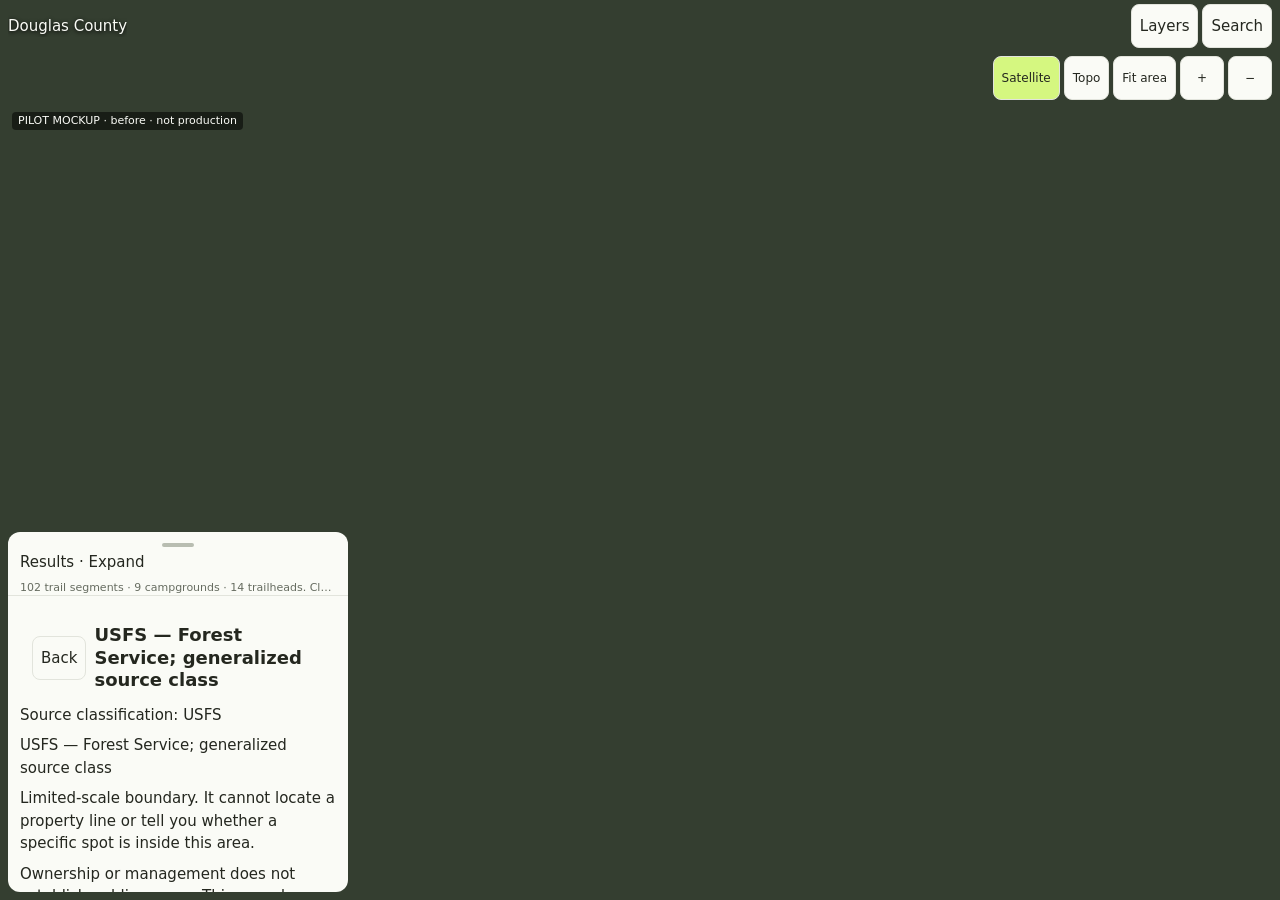
<file: docs/design/pilot/sheet-header-mockup.html>
<!doctype html>
<html lang="en">
<head>
<meta charset="utf-8">
<meta name="viewport" content="width=device-width,initial-scale=1,viewport-fit=cover">
<title>Pilot mockup: mobile sheet header (NOT PRODUCTION)</title>
<!--
  Design-tooling pilot, docs/design/pilot/. NOT PRODUCTION and NOT APPROVED.
  Loads the production stylesheet and the production evidence/land modules
  read-only, so the trust-bearing detail text is rendered by the same code
  the app uses. Nothing here is served by the app.

  ?variant=before  DOM structure on main (c04f5d6): Back + title are a sticky
                   bar inside the scrolling body.
  ?variant=after   DOM structure of PR #39 head b83b2b0: Back + title in a
                   normal-flow header above the single scrolling body. The
                   PR's CSS changes are copied, unmodified, in after.css.
  ?variant=proposal  "after" plus one pilot-only refinement in proposal.css:
                   a full-width divider under the Back + title row.
-->
<link rel="stylesheet" href="../../../v2/explore/explore.css">
<link rel="stylesheet" href="after.css" id="after-css" disabled>
<link rel="stylesheet" href="proposal.css" id="proposal-css" disabled>
<style>
  /* Pilot-only labelling; not a design proposal. */
  .pilot-label{position:absolute;z-index:400;left:12px;top:112px;font:11px/1.3 system-ui,sans-serif;color:#fafbf6;background:#0008;padding:2px 6px;border-radius:4px;pointer-events:none}
</style>
</head>
<body>
<div id="explore-root" class="explore-root">
  <div id="explore-map" class="explore-map" aria-label="Interactive map"></div>
  <span class="pilot-label" id="pilot-label">PILOT MOCKUP · not production</span>
  <header class="explore-topbar"><span class="explore-region">Douglas County</span><nav aria-label="Explore"><button id="explore-layers" type="button" aria-expanded="false">Layers</button><button id="explore-search" type="button">Search</button></nav></header>
  <nav class="explore-tools" aria-label="Map controls"><button id="explore-satellite" type="button" aria-pressed="true">Satellite</button><button id="explore-topo" type="button" aria-pressed="false">Topo</button><button id="explore-fit" type="button">Fit area</button><button id="explore-zoom-in" type="button" aria-label="Zoom in">+</button><button id="explore-zoom-out" type="button" aria-label="Zoom out">−</button></nav>
  <div id="sheet-slot"></div>
</div>
<template id="before">
  <section id="explore-sheet" class="explore-sheet expanded" data-state="half" aria-label="Results"><div class="explore-sheet-header"><button id="explore-sheet-toggle" class="explore-sheet-toggle" type="button" aria-expanded="true">Results · Expand</button><p id="explore-summary" class="explore-summary" role="status"></p></div><div id="explore-sheet-body" class="explore-sheet-body"><div id="explore-list-view" hidden></div><section id="explore-detail-view"><div class="explore-detail-heading"><button id="explore-detail-back" type="button">Back</button><h2 id="explore-detail-title"></h2></div><div id="explore-detail-body"></div></section></div></section>
</template>
<template id="after">
  <section id="explore-sheet" class="explore-sheet expanded" data-state="half" data-view="detail" aria-label="Results"><header id="explore-sheet-header" class="explore-sheet-head"><div class="explore-sheet-header"><button id="explore-sheet-toggle" class="explore-sheet-toggle" type="button" aria-expanded="true">Results · Expand</button><p id="explore-summary" class="explore-summary" role="status"></p></div><div id="explore-detail-heading" class="explore-detail-heading"><button id="explore-detail-back" type="button">Back</button><h2 id="explore-detail-title"></h2></div></header><div id="explore-sheet-body" class="explore-sheet-body"><div id="explore-list-view" hidden></div><section id="explore-detail-view" aria-labelledby="explore-detail-title"><div id="explore-detail-body"></div></section></div></section>
</template>
<script src="../../../v2/explore/transport.js"></script>
<script src="../../../v2/trust.js"></script>
<script src="../../../v2/explore/evidence.js"></script>
<script src="../../../v2/explore/land-style.js"></script>
<script>
(async()=>{
  'use strict';
  const requested=new URLSearchParams(location.search).get('variant');
  const variant=['after','proposal'].includes(requested)?requested:'before';
  document.getElementById('sheet-slot').replaceWith(document.getElementById(variant==='before'?'before':'after').content.cloneNode(true));
  document.getElementById('after-css').disabled=variant==='before';
  document.getElementById('proposal-css').disabled=variant!=='proposal';
  document.getElementById('pilot-label').textContent='PILOT MOCKUP · '+variant+' · not production';
  const $=id=>document.getElementById('explore-'+id);
  // Summary: the production Douglas template (v2/explore/browse.js) with mock counts.
  $('summary').textContent='102 trail segments · 9 campgrounds · 14 trailheads. Closures unconfirmed.';
  // Detail: a real Douglas land feature rendered by the production land-style detail().
  const manifest=await (await fetch('../../../v2/regions/douglas-co/region.json')).json();
  const layer=manifest.layers.find(item=>item.id==='land');
  const land=await (await fetch('../../../v2/regions/douglas-co/display/land.geojson')).json();
  const feature=land.features.find(item=>item.properties?.manager==='USFS')||land.features[0];
  const output=globalThis.ExploreLand.detail(manifest,layer,feature);
  $('detail-title').textContent=output.title;
  const body=$('detail-body'),actions=document.createElement('div');actions.className='explore-detail-actions';body.append(actions);
  for(const item of output.items){
    const node=document.createElement(item.url?'a':'p');node.textContent=item.text;
    if(item.url){node.href=item.url;node.target='_blank';node.rel='noopener noreferrer';}
    body.append(node);
  }
  const sources=document.createElement('button');sources.type='button';sources.textContent='Sources & coverage';body.append(sources);
  window.__pilot={variant,ready:true,detail:output};
})().catch(error=>{window.__pilot={error:String(error&&error.stack||error)};});
</script>
</body>
</html>
</file>
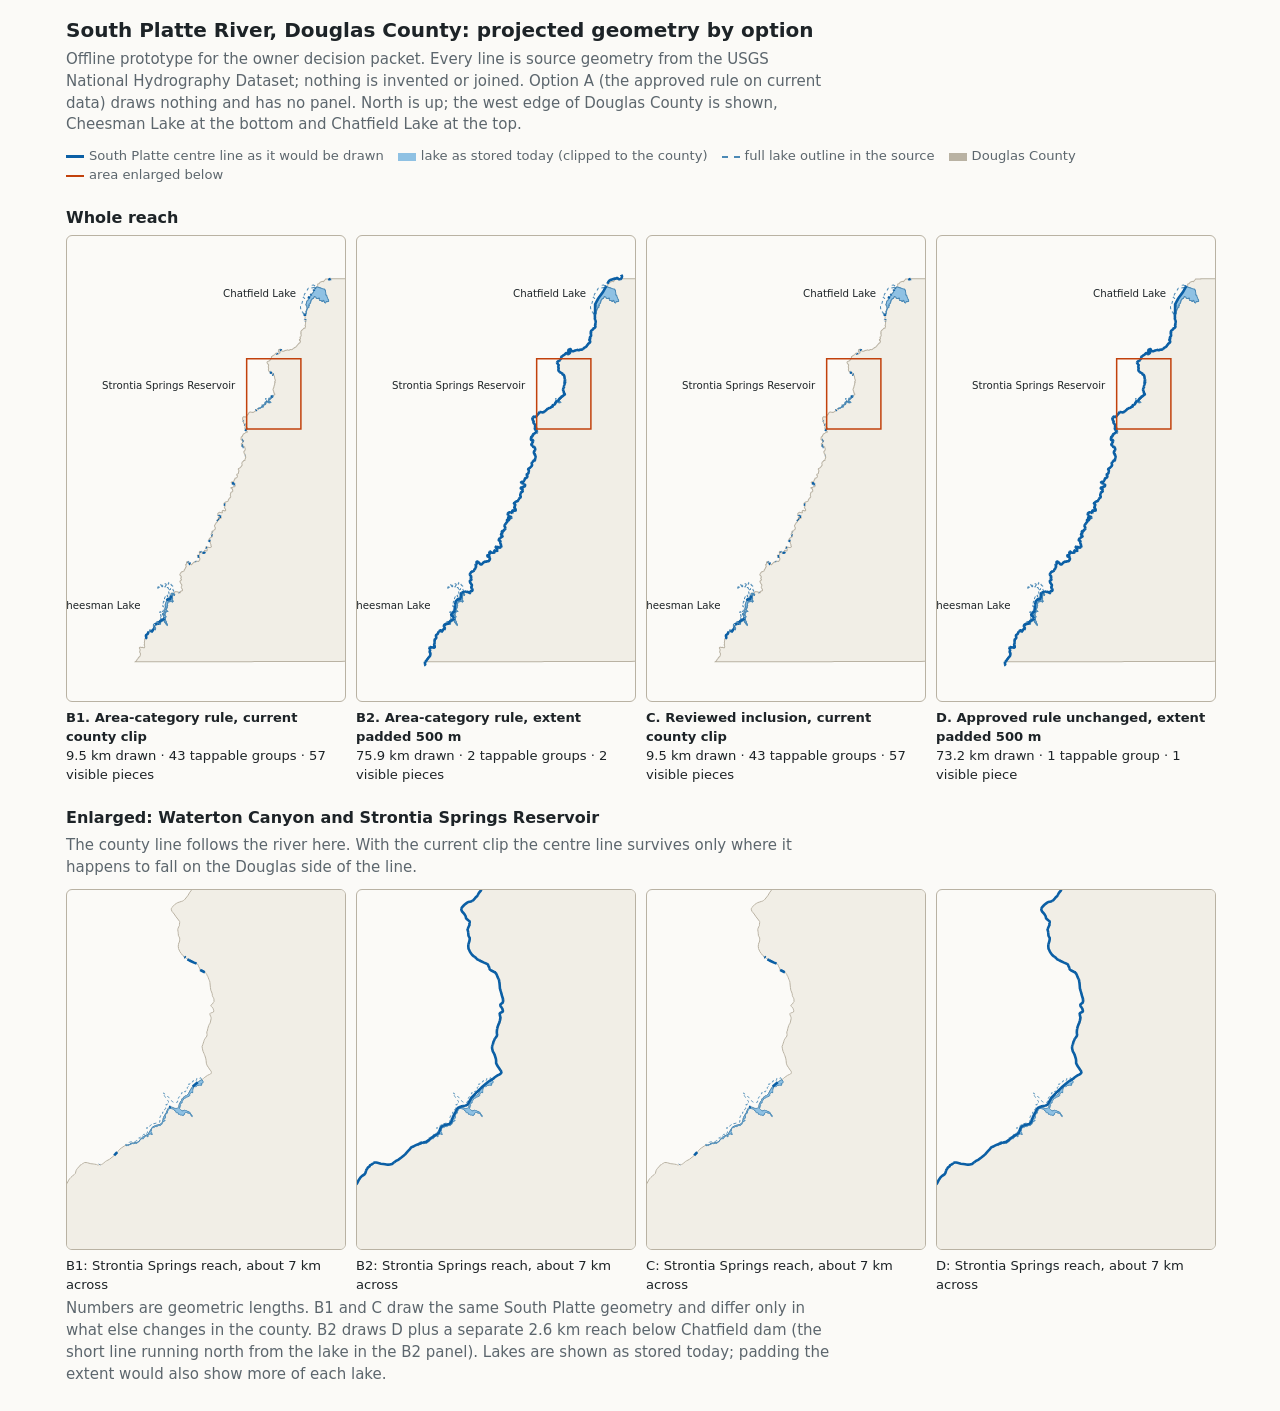
<file: docs/research/m4-water/decision-packets/south-platte-preview.html>
<!doctype html>
<html lang="en"><head><meta charset="utf-8"><meta name="viewport" content="width=device-width, initial-scale=1">
<title>South Platte preview</title>
<style>
:root{--bg:#fbfaf7;--fg:#1d2327;--mut:#5c666d;--county:#b9b2a3;--cfill:#f1eee6;--lake:#8fc1e3;--lakeline:#4b89b5;--river:#0b5fa5;--box:#c2410c}
@media (prefers-color-scheme:dark){:root{--bg:#14181b;--fg:#e8eaeb;--mut:#9aa4ab;--county:#5d6166;--cfill:#1d2226;--lake:#2f5f80;--lakeline:#6fa8d1;--river:#6cc0ff;--box:#fb923c}}
body{margin:0 auto;padding:16px;max-width:1180px;box-sizing:border-box;background:var(--bg);color:var(--fg);font:15px/1.45 system-ui,-apple-system,Segoe UI,sans-serif}
h1{font-size:1.25rem;margin:0 0 4px} h2{font-size:1rem;margin:22px 0 6px} p{margin:4px 0 10px;color:var(--mut);max-width:80ch} .key{display:flex;flex-wrap:wrap}
.row{display:grid;grid-template-columns:repeat(4,minmax(0,1fr));gap:12px} @media (max-width:700px){.row{grid-template-columns:repeat(2,minmax(0,1fr))}}
figure{margin:0;min-width:0} svg{width:100%;height:auto;display:block;background:var(--bg);border:1px solid var(--county);border-radius:6px}
figcaption{font-size:.82rem;margin-top:6px}
#county{fill:var(--cfill);stroke:var(--county)} #lakefull{fill:none;stroke:var(--lakeline);stroke-dasharray:3 3;stroke-width:1px} #lakecanon{fill:var(--lake);stroke:var(--lakeline)}
svg path{vector-effect:non-scaling-stroke;fill-rule:evenodd} use.river{color:var(--river)}
text{font:22px system-ui,sans-serif;fill:var(--fg)} .zoombox{fill:none;stroke:var(--box);stroke-width:1.5;vector-effect:non-scaling-stroke}
.key span{display:inline-block;margin-right:14px;font-size:.82rem;color:var(--mut)} .sw{display:inline-block;width:18px;height:0;border-top:3px solid var(--river);vertical-align:middle;margin-right:5px}
</style></head><body>
<h1>South Platte River, Douglas County: projected geometry by option</h1>
<p>Offline prototype for the owner decision packet. Every line is source geometry from the USGS National Hydrography Dataset; nothing is invented or joined. Option A (the approved rule on current data) draws nothing and has no panel. North is up; the west edge of Douglas County is shown, Cheesman Lake at the bottom and Chatfield Lake at the top.</p>
<div class="key"><span><i class="sw"></i>South Platte centre line as it would be drawn</span><span><i class="sw" style="border-color:var(--lake);border-top-width:8px"></i>lake as stored today (clipped to the county)</span><span><i class="sw" style="border-top:2px dashed var(--lakeline)"></i>full lake outline in the source</span><span><i class="sw" style="border-color:var(--county);border-top-width:8px"></i>Douglas County</span><span><i class="sw" style="border-top:2px solid var(--box)"></i>area enlarged below</span></div>
<svg aria-hidden="true" style="position:absolute;width:0;height:0;border:0"><defs>
<path id="county" vector-effect="non-scaling-stroke" fill-rule="evenodd" d="M626.6 915L596.7 915.3L589.4 915.4L588.7 915.4L587.3 915.4L585.7 915.4L584.2 915.4L578.5 915.5L578.4 915.5L578.4 915.6L555.2 915.6L551.6 915.6L547.4 915.6L546.8 915.6L545.2 915.6L539.2 915.6L538.9 915.6L532.5 915.6L528.9 915.6L526.4 915.6L525.7 915.6L524.9 915.6L521.4 915.6L519.8 915.6L505.5 915.6L498.7 915.7L484.9 915.7L475.1 915.7L472.1 915.7L471.9 915.7L471.8 915.7L471.5 915.7L471.1 915.7L457.5 915.7L450.9 915.8L450.7 915.8L444 915.8L443.9 915.8L430.7 915.8L430 915.8L425 915.8L417 915.8L413 915.8L412.3 915.8L403.5 915.8L396.9 915.9L390.6 915.9L390.1 915.9L389.9 915.9L389.4 915.9L377 915.9L376.8 915.9L376.6 915.9L376.2 915.9L362.3 915.9L360.3 915.9L336.9 915.9L336.1 915.9L335.1 915.9L333.5 915.9L333.4 915.9L333.1 915.9L333 915.9L309 916L308 916L284.3 916L281.9 916L281 916L267.8 916L267.7 916L264.8 916L261.8 916L257.1 915.9L252 915.9L248.7 915.9L245.5 915.9L241.9 915.9L236.1 915.9L233 915.9L230.5 915.9L227.8 915.9L226.5 915.9L225.8 915.9L225.2 915.9L221.4 915.9L220.5 915.9L210.6 915.9L199.7 915.9L199.3 915.9L177.7 915.9L176.3 915.9L172.6 915.9L172.1 916L170.5 916L163.3 916L157.5 916L151.1 916L147.8 916L146.7 916.1L147 915.7L147.1 915.6L147.6 915.4L147.9 915.3L148.1 915.3L148.3 915.2L148.5 915.1L148.6 915L148.7 915L148.8 914.8L148.9 914.7L149 914.6L149 914.5L149 914.4L149 914.2L149.1 914.1L149.2 914L149.4 913.7L149.7 913.4L150 913L150.3 912.3L151 911.1L151.2 910.8L151.4 910.6L151.9 910L152.6 909.4L152.8 909.1L153.1 908.6L153.2 908.3L153.5 907.8L153.8 907.4L154.1 907.2L155.5 905.6L156.5 904.5L157.1 903.6L157.3 903L157.6 901.9L157.8 901.2L157.9 900.3L158 899.4L158 898.4L157.9 898.1L157.8 897.8L157.6 897.5L157.4 897.1L157.1 896.6L156.8 896.3L156.6 895.9L156.5 895.3L156.4 894.7L156.4 894.1L156.5 893.7L156.9 892.8L156.9 892.7L157.1 892L157.3 890.9L157.4 890.6L156.9 889.1L156.9 888.9L156.6 888.4L155.9 887.1L155.7 886.8L155.7 886.5L155.8 886L156 885.7L156.4 885.4L156.8 885.1L157.1 884.9L157.9 884.7L158.1 884.6L158.5 884.7L158.8 884.7L159.1 884.9L159.6 885.3L159.9 885.5L160.1 885.5L160.3 885.6L160.4 885.6L160.7 885.5L161.1 885.4L162 885.3L162.2 885.2L162.6 885.2L162.7 885.3L163.2 885.4L163.6 885.5L164 885.7L164.3 885.8L165.1 885.9L165.4 886L166 885.9L166.2 885.9L166.3 885.9L166.4 885.7L166.7 885.5L166.8 885.4L166.9 885.3L167 885L167 884.9L167.1 884.7L167.1 884.4L167.2 884.2L167.3 883.6L167.2 883L167.1 882.5L166.8 881.7L166.4 880.9L166.1 880.2L166 879.8L166 879.5L166.2 879.3L166.2 879.2L166.5 878.8L166.6 878.6L166.7 878.3L166.9 878.1L166.9 877.8L166.9 877.5L166.9 877.4L166.8 877.1L166.8 877L166.7 876.7L166.7 876.6L166.7 876.4L166.6 876.2L166.5 875.7L166.5 875.6L166.5 875.4L166.4 875.3L166.4 875.2L166.4 874.9L166.5 874.4L166.5 874.2L166.7 873L166.8 872.5L167.2 870.7L167.2 870.3L167.1 869.6L167.1 869.4L167.1 868.8L167.2 868.4L167.3 868.1L167.8 867.8L168.2 867.5L168.8 867.1L169 867L169.2 866.7L169.5 866.2L169.8 865.8L170.1 865.4L170.3 864.9L170.4 864.6L170.4 864.3L170.4 863.9L170.4 863.4L170.3 862.7L170.2 862.2L170 861.9L169.8 860.9L169.7 860.6L169.7 860.2L169.7 859.8L169.8 859.3L169.9 859L170 858.8L170.2 858.6L170.5 858.4L170.8 858L171.1 857.8L171.6 857.5L171.9 857.3L172.2 857L172.6 856.7L173.1 856.4L173.2 856.3L173.8 855.8L174 855.5L174.1 855.4L174.2 855.3L174.2 855L174.4 854.4L174.4 854.3L174.6 853.8L174.7 853.2L174.7 852.8L174.9 852.2L175 851.9L175.1 851.7L175.3 851.5L175.4 851.4L175.5 851.4L176.1 851.2L176.2 851.2L176.6 850.9L177.1 850.5L177.5 850L177.7 849.4L177.8 849.3L178 848.7L178.1 848.4L178.7 848.3L179.4 848.4L179.9 848.7L180.4 849.2L180.7 849.4L180.9 849.7L181.5 850.3L181.5 850.4L182.1 850.9L182.5 850.8L182.9 850.6L183.2 850.4L183.6 849.9L183.6 849.8L184 849L184.5 848.2L184.7 847.9L185.4 846.9L186.2 846L186.4 845.9L186.8 845.9L187 845.9L187.4 845.8L188.2 845.7L188.5 845.3L188.9 845L189 844.9L189.4 843.4L188.8 842.8L188.5 842.5L187.3 841.9L187.1 841.7L186.8 841.2L186.8 841.1L186.8 841L187 840.2L187.2 839.8L187.3 839.4L187.5 839.1L187.7 838.8L187.8 838.6L188.2 838.1L188.3 838L188.4 837.9L188.6 837.7L189.1 837.3L189.3 837.2L189.4 837L189.6 836.8L189.7 836.7L189.8 836.1L189.9 835.7L190.4 835L190.5 834.9L192 834.3L193.2 834.5L193.5 834.6L194.6 834.6L194.7 834.6L195 834.6L195.2 834.6L195.4 834.5L195.7 834.4L196.4 834.2L196.7 834.1L197 834L197.2 834L197.7 834L197.9 834L198.1 834L198.2 834L198.7 833.7L198.9 833.4L199.1 833.2L199.1 833L199.1 832.8L199 832.6L198.9 832.5L198.8 832.4L198.7 832.3L198.5 832.2L198 832L197.8 831.8L197.6 831.7L197.5 831.6L197.4 831.5L197.3 831.4L197.3 831.3L197.2 831.2L197.3 830.5L199 829.4L199.3 829.3L200.7 828.4L202.1 827.3L203.1 826.5L204 826.2L205 825.5L205.2 825.3L206.5 824.5L207.1 824.1L207.3 824L207.4 823.8L207.5 823.7L207.7 823.5L207.8 823.2L208 822.6L208.1 822.4L208.1 822.2L208.1 821.8L208.1 820.8L208.1 820.4L208.2 819.2L208.2 818.8L208.2 818.4L208.1 818.1L208.1 817.8L208 817.6L208 817.3L207.8 817L207.6 816.7L207.4 816.4L207 815.9L206.2 815.1L205.6 814.4L205.5 814.3L205.4 814.1L205.3 813.6L205.3 813.4L205.4 813.2L205.5 812.9L206.3 812.1L206.8 811.8L207.5 811.4L208.2 810.8L208.8 810.3L209.1 810L209.3 809.6L209.6 809.1L209.8 808.6L209.9 808.4L210.2 807L210.3 805.6L210.4 805.2L210.4 804.9L210.3 803.6L210.3 803L210.3 802.6L210.4 802.2L210.9 801.1L211.1 800.7L211.5 800L212 798L212 796.8L211.6 795.6L211.3 794.8L211.4 793.2L212 791.6L212.7 789L213.4 787.4L214 785L214.2 784.4L214.4 783.3L214.6 782.6L214.7 782.2L215 781.7L215.4 781L215.5 780.9L216 780.3L216.4 779.8L216.6 779.7L216.8 779.6L217.4 779.5L218.4 779.5L219.2 779.4L220.6 779.6L221.7 778.8L222.2 777.7L222.3 776L222.7 774.6L223.5 773.4L223.6 773.2L223.8 772.3L223.8 770.8L224.3 769.4L225.3 768.6L226.8 768.5L227 768.5L228.8 768.6L229.7 768.6L229.9 768.6L230 768.6L230.1 768.6L230.2 768.6L230.5 768.5L230.7 768.4L231 768.1L231.3 767.7L231.7 766.5L231.8 766.3L232 766.1L232.2 765.9L232.6 765.6L232.7 765.5L233.2 765.4L234.1 765.2L234.9 765.3L235.4 765.5L235.7 765.7L236 765.7L236.3 765.7L236.6 765.7L236.8 765.6L237 765.6L237.4 765.7L237.8 765.9L238.3 766.1L239 766.2L239.6 766.5L240.2 766.7L240.6 766.9L241 767.2L241.6 767.7L241.9 767.8L242.1 767.9L242.5 768L243.2 767.9L243.4 767.9L243.5 767.9L243.7 767.6L243.7 767.5L243.7 767.4L243.7 767.3L243.7 767.2L243.7 766.8L243.8 766.5L243.8 766.3L244 765.9L244.3 765.2L244.6 764.8L244.7 764.6L244.9 764.3L245 764.3L245.2 764.2L245.3 764.1L245.6 764L245.9 764L246 764L246.4 764L247 764L247.4 763.8L248 763.3L248.2 763L248.4 762.4L248.5 762.1L248.5 761.8L248.5 761.7L248.5 761.6L248.4 761L248.1 760.4L248.1 760.1L248 760L248 759.8L247.9 759.3L247.8 759L247.8 758.9L247.6 758.7L247.2 758.2L247 757.9L246.8 757.7L246.6 757.4L246.2 757.1L246.1 756.9L245.9 756.1L245.8 755.7L245.8 755.6L245.8 755.3L245.8 755.2L246.1 754.8L246.4 754.4L246.7 753.9L246.8 753.6L246.9 753.1L247 752.5L247.1 751.9L247.2 751.5L247.2 751.2L247.1 750.9L246.9 750.6L246.7 750.4L246.5 750.1L246.3 749.8L246.1 749.5L245.9 749.2L245.7 748.7L245.6 748.3L245.4 748.1L244.9 747.4L244.8 747.3L244.8 747.2L244.7 747.1L244.6 747L244.3 746.6L244.2 746.5L244.2 746.3L244.2 746.2L244.1 746L243.9 745.8L243.8 745.8L243.7 745.5L243.4 744.7L243.2 743.9L243.1 743.6L243 743.5L243.1 743L243.1 742.9L243.1 742.8L243.3 742.6L243.8 742.1L244 741.9L244.1 741.9L244.3 741.8L244.4 741.7L244.5 741.6L244.6 741.5L244.7 741.5L244.8 741.3L244.8 741.1L244.9 741L245.4 740.7L245.7 740.5L245.9 740.4L246 740.3L246.1 740.2L246.2 740L246.3 739.9L246.3 739.6L246.4 739.4L246.4 739.3L246.3 739.1L246.2 738.9L246.1 738.7L245.8 738.6L245.7 738.4L245.2 737.9L245 737.6L244.9 737.5L244.8 737.3L244.8 737.1L244.8 736.9L244.8 736.6L244.8 736.4L244.8 736.2L244.9 736L245 735.8L245.4 735.1L245.9 734.6L246 734.3L245.9 734L245.9 733.4L245.8 732.9L245.7 732.6L245.6 732.4L244.7 731.5L243.7 730.5L243 729.5L242.8 728.9L242.8 728.7L242.8 728.4L243.2 727.6L244 726.2L244.3 725.8L244.5 725.5L245.1 724.8L245.2 724.6L245.2 724.4L245.3 724L245.5 723.8L245.7 723.6L246 723.4L246.4 723.1L246.6 723L247.3 722.5L248 722.4L248.8 721.9L249.4 721.7L250.3 721.3L250.8 721.1L251.3 720.9L251.6 720.7L251.7 720.4L251.9 720.2L251.9 720L252.1 719.7L252.2 719.2L252.3 719L252.4 718.2L252.5 717.9L252.8 717.5L253 717.3L253.5 717L253.6 716.8L253.6 716.6L253.7 716.5L254.1 716.1L254.4 715.8L254.5 715.7L254.5 715.6L254.7 714.9L254.8 714.5L254.9 714.2L255.1 713.7L255.5 712.7L255.5 712.6L255.6 712.6L255.7 712.4L255.9 712.2L256 712.2L256.1 712L256.3 711.9L256.4 711.6L256.5 711.4L256.5 711.2L256.5 711.1L256.5 710.7L256.4 709.9L256.3 709.5L256.1 709.1L256.1 708.9L255.9 708.8L255.7 708.7L255.7 708.6L255.5 708.3L255.3 707.6L255.3 707.5L255.3 707.3L255.3 707L255.5 706.7L255.7 706.6L256 706.4L256.2 706.4L256.6 706.2L257 706L257.1 705.9L257.2 705.8L257.4 705.5L257.5 705.2L257.6 705.1L257.6 704.9L257.7 704.7L257.7 704.6L257.6 704.4L257.5 704.2L257.4 704L257.4 703.9L257.3 703L257.3 702.7L257.2 702.4L257.3 702.1L257.4 701.6L257.6 701.3L257.8 701L258.1 700.8L258.6 700.6L259.1 700.6L259.3 700.7L259.4 700.7L259.6 700.8L259.9 701.1L260.2 701.4L260.5 701.7L260.7 702L261.1 702.2L261.4 702.4L261.5 702.4L261.8 702.5L262.2 702.8L263 703.5L263.1 703.5L263.6 704.2L264 704.7L264.8 706L265.6 706.4L266 706.7L266.4 706.8L266.6 706.9L266.7 707L266.9 707.1L267.2 707.2L267.4 707.2L267.5 707.3L267.6 707.4L267.8 707.4L268 707.3L268.2 707.2L268.2 707.1L268.2 706.9L268.3 706.8L268.5 706.7L268.7 706.6L268.8 706.5L269 706.1L269.3 705.8L270 705L270.5 704.3L270.8 704.1L271 703.9L271.2 703.7L271.4 703.6L271.9 703.2L272.2 702.9L272.3 702.7L272.4 702.5L272.5 702.5L272.7 702.3L273 702.1L274.1 701.8L274.1 701.7L274.6 701.5L275.3 701.1L276.1 700.2L276.4 699.9L276.7 699.8L277 699.9L277.2 700.3L277.6 700.7L277.9 700.7L278.3 700.7L279.4 700.5L279.7 700.4L279.9 700.3L280.1 700.2L280.4 700.1L280.9 700.1L281.2 700.1L281.4 700.1L281.8 700.2L281.9 700.2L282.2 700.2L282.4 700.2L282.6 700.2L282.7 700.2L282.9 700.2L283.1 700.2L283.2 700.2L283.3 700.1L283.4 700L283.5 699.9L283.7 699.7L283.7 699.6L283.9 699.4L284 699.3L284.1 699.2L284.1 699L284.1 698.8L284.1 698.7L284.1 698.6L284.2 698.5L284.4 698.4L284.5 698.3L284.6 698.2L284.6 698.1L284.9 697.9L285.1 697.5L285.2 697.4L285.5 697.3L285.6 697.2L285.6 697L285.7 696.9L285.7 696.7L285.7 696.4L285.7 696.3L285.7 696L285.7 695.8L285.7 695.5L285.7 695.4L285.8 695.1L285.9 695L286.1 694.6L285.7 693.9L285.4 693.4L285.4 693.3L285.3 693L285 692L284.8 691.1L284.9 690.5L284.8 690L284.6 689.6L284.3 689.4L283.9 689.3L283.4 689.3L283 689.4L282.7 689.8L282.4 689.9L282 690L281.4 689.9L281.1 689.6L281 689.4L281 689.2L281 688.7L280.7 688.3L280.6 687.8L280.6 687.4L280.6 687.3L280.6 687.1L280.7 687L280.9 686.9L281 686.9L281.1 686.9L282.3 686.7L282.8 686.6L282.9 686.6L283.6 686.4L284.1 686.2L284.8 685.7L285.5 684.9L285.7 684.4L285.7 684.1L285.4 683.4L285 682.2L284.9 681.9L284.8 681.4L284.8 680.1L284.8 680L284.9 679.7L285.1 679.1L285.3 678.8L285.4 678.7L285.5 678.7L285.7 678.6L285.9 678.7L287 679.3L288.3 680.5L289.2 681.2L289.6 681.4L290.4 681.5L291.3 681.5L291.5 681.5L291.6 681.5L291.7 681.5L291.9 681.4L292 681.4L292.6 681.3L293.1 681.3L293.5 681.4L294 681.4L294.5 681.5L294.7 681.5L294.9 681.4L295.3 681.2L295.4 681.1L295.5 680.8L295.5 680.6L295.5 680.3L295.5 680L295.5 679.9L295.5 679.8L295.6 679.4L295.6 679.2L295.6 679L295.6 678.3L295.7 677.4L296.2 676.7L296.6 676.4L296.9 676.4L297.2 676.5L298 677L298.9 677.3L299.8 677.5L300 677.6L300.5 677.6L301.1 677.4L301.4 677.1L301.6 675.5L301.6 674.8L301.6 674.1L301.4 672.8L301.1 672.1L300.6 671.7L300 671.3L298.9 670.9L298.7 670.5L298.6 670.2L298.6 669.7L298.7 669.2L298.9 668.8L299.5 668.5L299.6 668.5L299.9 668.5L300 668.5L300.7 668.8L301.6 669L302.7 669.4L303.4 669.5L304.4 669.6L305.2 670.1L305.4 670.1L305.7 670.2L306.3 670.4L306.6 670.5L306.9 670.5L307 670.5L307.2 670.5L308 670.3L308.2 670.2L308.5 670.2L308.7 670.1L309.6 669.6L310 669.2L310.2 669.1L310.4 668.7L310.6 668.3L310.7 668.1L310.8 667.8L310.7 667.6L310.4 667.3L310.2 666.9L310.1 666.8L310.1 666.7L310 666.5L309.8 666L309.7 665.9L309.7 665.8L309.6 665.7L309.6 665.3L309.6 665.1L309.6 664.9L309.6 664.7L309.7 664.1L309.7 664L309.7 663.9L309.7 663.8L309.6 663.3L309.6 663.1L309.6 663L309.5 662.9L309.4 662.8L309.3 662.6L308.7 661.9L308.7 661.7L308.6 661.5L308.4 660.7L308.2 659.7L308.3 658.7L308.6 657.5L308.6 657L308.3 656.5L307.6 656.2L306.5 655.7L306 655.3L305.9 655.3L305.5 655L305.3 654.6L305.2 654.3L305.3 653.5L305.4 653L305.6 652.5L305.9 652.1L306.2 651.7L306.9 650.8L307.6 650L307.8 649.9L308 649.7L308.6 649.5L308.7 649.5L309.1 649.1L310.3 647.9L310.6 647.8L310.7 647.8L311.4 647.6L311.6 647.6L311.8 647.4L312.3 647.1L312.8 646.7L313 646.5L313.1 646.3L313.1 646L313.1 645.9L313.2 645.8L313.2 645.6L313.1 645.3L313.1 645.1L312.7 644.6L312.3 644.4L312.2 644.4L311 643.7L310.3 643L310 642.3L310.2 641.7L310.6 640.9L311.2 640.3L311.9 639.6L312.6 639L312.9 638.4L312.9 638.1L312.7 637.8L312.1 637.3L311.9 637.1L311.7 636.9L311.7 636.6L312 635.8L312.6 635L313.1 634.8L313.5 634.7L314 634.7L314.7 634.8L315 634.7L315.3 634.5L315.5 634.2L315.6 634L315.8 633.6L316 633.1L316.2 632.6L316.6 632.3L316.7 632.2L317.2 631.9L317.3 631.9L317.6 631.7L317.7 631.6L318 631.4L318.6 631.1L319 630.7L319 630.6L319.1 630.3L319 630.2L319 629.4L318.9 629.1L318.9 628.1L319 627L319 626.6L318.8 626.4L318.7 626.2L318.4 625.9L318.2 625.8L317.9 625.1L317.5 624.5L317.4 624.1L317.4 624L317.4 623.6L317.5 623.4L317.5 623.2L317.8 622.7L318 622.2L318.4 621.2L318.8 620.6L318.9 620.4L319.2 620L319.4 619.8L319.7 619.5L319.8 619.4L320.2 618.8L320.4 618.3L320.7 617.5L320.9 617.4L321.4 616.9L321.7 616.7L322 616.4L322.5 616L322.6 615.8L322.7 615.7L323.1 615.4L323.5 614.7L323.6 614.5L323.7 614.2L323.8 613.9L323.7 613.5L323.7 613.4L323.2 613L322.9 612.5L322.8 612L322.8 611.6L322.9 611.2L323.1 611L323.7 610.6L324 610.3L324.3 610.3L324.5 610.6L324.6 611.2L324.8 611.6L324.8 611.7L325.1 612L325.4 612L325.7 612L326.1 611.9L326.3 611.8L326.5 611.5L326.8 611.1L327.1 610.5L327.5 610L327.5 609.8L327.4 609.4L327.2 609L326.6 608.6L326 608.1L325.6 607.7L325.4 607.2L325.3 606.8L325.4 606.4L325.6 606L325.9 605.7L326.4 605.5L326.9 605.5L327.5 605.7L328 606L328.6 606.5L329.1 607.1L329.4 607.3L329.8 607.4L330.5 607.5L331.1 607.4L331.2 607.4L331.5 607.2L331.8 606.9L332 606.4L332 605.8L331.7 604.7L331.4 604.2L331.1 604.1L330.7 604.1L329.8 603.9L329.3 603.9L328.9 603.9L328.8 604L328.4 603.9L328 603.8L327.9 603.7L327.4 603.4L326.8 602.9L326.4 602.4L326.1 602.1L325.9 601.8L325.8 601.5L325.7 601.2L325.7 600.9L325.7 600.6L325.5 600.3L325.2 600L324.8 599.4L324.6 599.2L324.5 599.1L324.4 598.8L324.4 598.2L324.4 597.7L324.5 597.4L324.7 597L325 596.8L325.3 596.5L326 595.9L326.5 595.5L327.5 595L328.3 594.7L328.9 594.7L329.7 594.8L330.6 595.1L332 595.4L332.1 595.4L333.6 595.7L333.7 595.7L333.8 595.7L333.9 595.7L334.2 595.6L334.3 595.3L334.3 595.1L334.4 594.6L334.3 594L334.1 593.8L334.1 593.7L334 593.3L334 593.1L333.9 593L333.8 592.9L333.8 592.7L334 591.8L334.3 591.2L334.4 591.1L334.7 590.8L335.3 590.5L335.9 590.4L336.7 590.5L337.6 590.7L337.8 590.8L338 591L338.2 591.2L338.5 591.4L338.7 591.5L338.9 591.5L339.1 591.5L339.4 591.4L339.6 591.4L340 591.4L340.3 591.3L340.5 591.3L340.8 591.2L340.9 591.1L341 591L341 590.8L341.1 590.8L341.4 590.4L341.4 590.1L341.5 589.9L341.4 589.6L341.4 589.2L341.3 588.4L341 587.7L341 587.6L340.7 586.9L340.2 586.5L338.8 584.9L338.5 584.2L338.5 583.9L338.6 583.8L338.9 583.5L339.2 583.3L339.3 583.2L339.5 583L339.5 582.9L339.5 582.8L339.6 581.9L339.8 581.1L339.8 580.7L340 580L340.3 579.4L340.5 578.7L340.4 578.2L340.2 578L338.7 577.3L338.1 576.9L337.9 576.8L337.7 576.5L337.7 576.1L337.8 575.5L338 575.2L338.1 574.9L338.3 574.7L338.6 574.4L339 574L339.6 573.6L340.3 573L340.6 572.7L340.7 572.6L341 572.5L341.6 572.3L342.3 572.1L343.5 571.7L344.3 571.5L344.9 571.2L345.9 570.8L346.2 570.6L346.4 570.3L346.5 570.1L346.8 569.6L347 569.4L347.1 569.1L347.1 568.8L347.1 568.4L347.1 568.1L347.1 568L347.2 567.9L347.6 567.2L347.7 567.1L347.8 566.8L348 566.7L348.4 566.1L348.5 566.1L348.7 565.5L349.1 564.8L349.4 564.3L349.5 564.2L349.9 563.8L350 563.7L350.4 563.5L350.8 563.2L351.1 563L351.3 563L351.5 562.8L351.8 562.4L352 562L352.2 561.5L352.3 561L352.3 560.5L352.1 559.9L351.8 559.2L351.4 558.3L351.4 557.8L351.3 557.5L351.4 557L351.4 556.6L351.6 555.6L351.8 554.7L351.9 554.4L352.1 554L352.2 553.8L352.5 553.1L352.7 552.3L353 551.8L353.4 551.2L353.9 550.9L354.8 550.6L355.6 550.4L356.1 550L356.6 549.3L356.7 548.8L356.8 548.3L356.7 548L356.7 547.8L356.6 547.7L356.1 546.8L356 546.5L356.1 546.1L356.3 545.3L356.4 545L356.3 544.9L355.9 544.5L355.8 544.5L355.5 544.2L355.1 544L354.5 543.7L353.6 543.5L353.5 543.4L353.1 542.8L352.9 542.4L352.9 541.9L353 541.5L353.1 541.3L353.3 541.3L353.5 541.2L354.2 541.1L354.7 541.1L355 541L355.5 541L355.9 541L356.5 540.7L357 540.3L357.6 539.7L357.8 539.6L358.4 539.5L358.6 539.5L359 539.5L359.5 539.6L360 539.5L360.4 539.4L360.9 539.1L361.2 538.7L361.9 537.6L362 537L362 535.7L361.9 535.4L361.6 535.1L361.3 535L360.9 534.9L360 534.4L359.9 534.3L359.6 534L359.3 533.8L358.5 533.2L357.1 532.3L356.6 532.1L356.2 532L355.4 532L355.1 532L354.9 531.9L354.6 531.8L354.4 531.7L354.2 531.5L354.1 531.3L354 531.2L353.7 530.8L353.5 530.4L353.4 530.1L353.4 529.9L353.4 529.8L353.6 529.6L353.9 529.5L354 529.4L354.1 529.4L354.5 529.2L354.9 529.1L355.9 529L356.2 528.9L356.7 528.8L357.4 528.6L357.7 528.4L358.1 528.1L358.6 527.8L359 527.4L359.3 526.7L359.6 525.8L359.7 525.4L360.1 524.9L360.5 524.5L360.8 524.3L361 523.9L361.1 523.6L361.2 522.9L361.4 522L361.6 521.5L361.8 521.4L362 521.2L362.4 521.1L363 520.9L363.5 520.8L364.1 520.6L364.6 520.5L365.1 520.1L365.6 519.5L365.9 519.1L366.1 518.6L366.3 518L366.6 517.4L366.7 516.9L366.6 516.5L366.4 516.2L366.3 515.8L365.8 515.2L365.4 514.5L365.4 514.3L365.4 514L365.4 513.9L365.4 513.2L365.6 512.8L365.6 512.7L365.8 512.5L365.9 512.4L366 512.3L366.4 512.1L366.5 512.1L366.7 512L366.9 511.9L367.5 511.7L367.9 511.5L368 511.4L368.2 511.2L368.7 510.4L368.9 510L369 508.7L369.2 508L369.5 507L369.6 506.8L369.8 505.8L369.9 505.2L369.8 504.7L369.6 504.1L369.6 504L368.7 502.7L368.5 502L368.6 501.5L368.6 501.2L368.9 500.8L369.1 500.6L369.5 500.3L370.2 500L371 499.6L371.8 499.1L372.1 498.7L373.3 497.7L373.5 497.4L374.2 496.7L374.4 496.4L374.6 496.3L375.1 495.6L375.4 495.3L375.5 495.2L375.6 495L376.2 494.3L376.3 494.2L376.4 493.9L376.5 493.9L376.6 493.5L376.7 493.4L376.8 493.1L376.7 491.1L376.2 489.5L376.2 489L376.4 488L376.4 487.7L376.7 487.2L377 486.6L377.1 486.4L377.5 486.1L378.3 485.7L378.6 485.4L378.9 485.1L379 485L379.3 484.7L379.6 484.1L379.8 483.7L380.1 483.4L380.6 483.1L381.3 483.1L381.9 483.1L382.5 483L382.7 482.8L382.8 482.7L382.9 482.6L382.9 482.5L383 482.4L383 481.9L382.9 481.3L382.8 481.1L382.8 480.9L383 480.4L383.2 479.8L383.5 479.2L383.8 478.9L384 478.6L384.3 477.8L384.4 477.4L384.6 476.8L384.6 476.2L384.6 475.9L384.5 475.6L384.4 475.1L384 473.4L383.9 472.7L383.9 472.3L383.7 472.1L383.6 472.1L383.3 471.9L383.1 471.6L383 471.5L382.7 471L382.6 470.6L382.6 470.3L382.6 470L382.7 469.8L382.8 469.6L382.8 469.4L382.7 469.2L382.6 469L382.4 468.8L382.1 468.6L381.9 468.3L381.7 468.1L381.3 467.6L381.1 467.3L381 467L380.9 466.7L380.9 466.4L380.8 466L380.8 465.3L380.5 464.7L380.5 464.4L380.6 464L380.9 463.5L381.3 463L382.1 462.2L382.3 462L382.8 461.5L383 461L383 460.9L383.2 460.4L383.4 459.5L383.5 459L383.6 458.1L383.5 457.7L383 456.7L383 456.5L382.6 455.5L382.5 455L382.5 454.9L382.6 454.8L382.6 454.7L382.6 454.6L382.6 454.4L382.5 454.2L382.5 454.1L382.4 454L382.2 453.9L382 453.8L381.7 453.7L381.4 453.7L381.2 453.6L380.9 453.6L380.7 453.6L380.5 453.7L380.3 453.8L380.2 453.9L379.9 453.9L379.4 453.9L379.1 453.7L378.8 452.9L378.8 452.6L378.9 452.2L378.7 452L378.6 451.9L378.6 451.8L378 451.7L377.7 451.5L377.4 451L377.4 450.9L377.1 450.7L376.1 450.2L375.7 449.8L375.5 449.4L375.5 449L375.3 448.3L375 447.9L375 447.7L375.1 447.2L375.2 446.9L375.6 446.7L376 446.5L376.2 446.2L376.3 446.1L376.7 445.8L377.3 445.3L377.4 444.9L377.5 444.1L377.8 443.7L378.3 443.4L378.8 443.2L379.3 442.8L379.7 442.8L379.9 442.5L379.9 442.1L379.8 441.9L379.3 441.6L379.2 441L378.9 440.5L378.5 440.1L378.5 439.8L378.5 439.7L378.4 439.6L378.2 439.3L378.1 439.1L377.9 439.1L377.7 439.2L377.4 439.2L377.1 439.3L376.7 439.5L376.4 439.5L376.2 439.4L375.9 439.3L375.6 439.1L375.4 439L375.1 438.7L374.8 438.4L374.6 438.1L374.6 438L374.4 437.8L374.3 437.6L374.2 437.4L374.2 436.9L374.3 436.4L374.5 435.9L374.5 435.8L374.7 435.6L374.8 435.4L374.8 435.3L374.6 434.1L374.7 433.8L374.8 433.1L374.9 433.1L375 432.6L375.1 432.5L375.2 432.3L375.5 432.2L375.6 432.2L375.9 432.2L376.1 432.2L376.3 432.1L376.6 431.7L376.9 431.4L377.2 431L377.6 430.6L377.6 429.9L377.6 429.3L377.8 429L377.9 428.8L378.1 428.6L378.4 428.5L378.6 428.4L378.8 428.2L379.2 427.2L379.2 426.8L379.3 426.5L379.4 426.2L379.6 426.1L380 426L380.3 425.7L380.7 425.5L381 425.3L381.8 425.2L382.4 424.9L382.7 424.4L382.9 424.1L383 423.9L383.5 423.6L383.7 423.4L384.2 423L384.5 422.9L384.6 422.9L385.4 422.4L385.7 422.3L386.4 422.3L387 422.3L387.1 422.3L387.6 422.4L387.9 422.2L388 422L388.1 421.8L388 421.5L387.9 421.5L387.8 421.3L387.5 420.9L387.1 420.4L386.8 419.7L386.7 419.4L386.4 418.9L386.1 418L386 417.4L385.9 417L385.8 416.9L385.7 416.9L385.5 416.9L385.2 417L384.6 417.2L384.4 417.2L383.9 416.9L383.3 416.4L383 415.1L383 414.1L382.9 413.8L382.8 413.7L382.9 413.3L383 413.1L383 412.8L383 411.2L383.1 410.8L383.1 410.6L383.2 410.5L383.2 410.4L383.4 409.8L383.7 409.4L383.8 409.1L383.8 409L383.5 408.1L383.5 406.9L383.4 406.1L383.2 406L382.9 405.9L382.7 405.8L382.4 405.6L382 405.3L381.1 404L381 403.9L380.9 403.8L380.2 402.7L379.8 401.6L379.8 401L379.9 400.3L380.1 399.9L380.2 399.4L379.8 398.4L379.8 398.2L379.3 397.8L379.1 397.7L378.6 397L378.3 395.9L378.2 395.4L378 394.9L378 394.5L378 394.3L378 394.1L378 393.8L377.9 393.2L377.6 392.6L377.9 392.4L378.2 392.1L378.2 391.8L378.3 391.5L378.2 391.2L378.1 391.2L377.9 390.9L378.1 390.8L378.4 390.5L379.2 389.6L379.3 389.4L379.9 389L380.7 388.8L381.5 389L382.3 389.3L383.1 389.5L384.2 389.6L384.6 389.6L385 389.4L385.1 389L385.3 388.5L385.7 388.2L386.4 387.6L386.7 387.2L387.3 386L387.7 385.4L388.2 384.9L388.8 384.3L389.7 383.6L390.1 383.2L390.4 382.1L390.4 382L390.6 381.6L390.8 381.3L390.9 381.2L391.2 380.7L391.8 380.3L391.9 380.2L392.1 379.7L392.6 379.5L392.8 379.4L393.1 379.2L393.5 378.8L394 378.6L394.6 378.6L395.2 378.7L396.6 379.1L397.6 379.2L398.2 379.3L398.9 379.4L399.1 379.5L399.3 379.6L399.4 379.6L399.6 379.6L399.7 379.6L399.8 379.6L399.9 379.6L400 379.6L400.2 379.5L400.3 379.4L400.8 379.4L401.1 379.4L401.2 379.4L401.3 379.3L401.5 379.2L401.9 378.9L402.5 378.4L402.6 378.3L402.8 378.1L403.2 377.9L403.3 377.8L403.8 377.6L404.3 377.3L404.5 377.2L405.1 376.7L405.6 376.3L406 376.1L406.3 375.6L406.4 375.5L406.5 375.4L406.6 375.2L406.7 375.1L407 374.9L407.6 374.3L407.7 374.2L407.9 374L408.2 373.6L408.5 373.3L409.4 372.5L410.6 371.7L411 371.5L411.4 371.4L411.8 371.3L412 371.2L412.7 371.1L413 370.8L413.4 370.5L413.5 370.5L413.6 370.5L413.9 370.4L414.2 370.4L414.6 370.4L415.2 370.3L415.7 370.3L416.2 370.1L416.3 370.1L416.4 369.9L416.6 369.8L416.8 369.7L417.1 369.3L417.2 369.2L417.4 368.9L417.5 368.8L417.8 368.4L417.9 368.3L418.2 368.1L418.2 368L418.5 367.8L418.7 367.7L418.9 367.5L419 367.5L420.6 366.8L421.9 364.6L422.3 364L422.5 363.8L422.6 363.6L422.7 363.6L423.2 363.3L423.5 363.2L423.8 363.1L424.4 362.9L425.6 362.6L425.7 362.5L426 362.4L426.2 362.2L426.3 362.1L426.4 362L426.5 361.8L426.6 361.6L426.7 361.3L426.9 360.7L426.9 360.4L427.1 359.7L427.2 359.6L427.2 359.5L427.2 359.4L427.7 358.7L427.9 358.2L428.1 357.9L428.2 357.8L428.3 357.7L428.3 357.6L428.5 357L428.6 356.8L429 356.1L429.1 355.9L429.3 355.7L429.4 355.5L429.6 355.4L429.8 355.2L430 355.2L430.1 355.2L430.4 355.3L431 355.5L431.6 355.8L432.1 355.9L432.5 355.9L432.8 355.9L432.9 355.9L433.1 355.7L433.3 355.5L433.4 355.3L433.5 355.2L433.6 354.6L433.7 354.3L433.9 353.7L434 353.6L434.5 352.7L434.7 352.5L434.7 352.3L434.9 351.9L435.1 351.6L435.3 351.4L435.9 350.9L436.1 350.7L436.3 350.6L436.7 350.6L436.9 350.5L437 350.4L437.1 350.3L437.5 349.8L437.7 349.5L438.2 348.5L438.6 347.8L439.2 346.9L439.8 346.3L440.6 345.5L441.2 345.1L441.5 344.9L441.9 344.6L442.5 344.2L443.1 343.8L443.4 343.7L443.7 343.5L443.8 343.4L444 343.2L444.2 343L444.9 342.5L445.6 342L446.5 341.6L446.8 341.4L447 341.3L447.1 341.3L447.2 341L447.2 340.9L447.2 340.6L447.2 340.5L447 340.2L447 340.1L446.9 340.1L445.9 338.6L445.5 338L445.2 337.3L445.1 336.9L445 335.8L444.9 335.1L444.5 333.8L444.3 333.3L444.2 333L444.1 332.8L443.7 331.9L443.4 330.6L443.3 329.8L443.6 329.2L443.6 329.1L443.7 328.8L444 327.9L444.1 327.6L444.1 327.5L444.2 327.3L444.3 327.2L444.3 327.1L444.4 326.7L444.5 326.6L444.5 326.5L445 326.1L445.3 325.5L445.4 325L445.4 324.8L445.3 324.3L445.3 323.7L445.5 323.4L445.7 322.4L445.9 321.7L446.1 321.1L446.2 320.8L446.5 320.4L446.7 320L446.9 319.2L447.1 318.2L447.1 317.8L447 317.5L446.9 317.2L446.8 317.1L446.7 316.7L446.6 316.5L446.6 316.1L446.7 316L446.9 315.8L447.4 315.7L447.7 315.6L448 315.5L448.1 315.4L448.2 315L448.2 314.8L448.1 314.5L448 314.1L447.9 313.9L447.8 313.7L447.3 313.2L447.1 313L447 312.8L447 312.5L447.1 312.4L447.3 312.3L447.5 312.2L447.6 312.1L448 311.5L448.1 311.3L448.3 311.1L448.3 310.9L448.3 310.2L448.3 309.9L448.1 309.6L448 309.3L447.7 308.8L447.6 308.5L447.6 307.9L447.5 307.6L447.3 307L447.1 306.6L447 306.3L446.9 305.8L446.8 305.1L446.7 304.1L446.6 303.1L446.6 302.8L446.4 302.3L446.2 301.8L445.9 301L445.7 300.5L445.5 300.2L445.3 299.7L445.1 299.4L445 299.2L444.8 298.9L444.5 298.7L444.2 298.6L444 298.5L443.3 298.1L443 298L442.5 297.7L442.3 297.5L442.3 297.1L442.3 296.9L442.2 296.9L441.8 296.2L441.8 296L441.7 296L441.7 295.8L441.4 295.3L441 295.1L439.7 294.6L438.5 294L437.1 293.3L436.7 292.9L436.5 292.6L435.9 292.3L435.9 292.2L435 291.5L434.6 290.9L434 290.1L433.7 289.4L433.4 288.8L433.4 288.6L433.3 287.8L433.4 287L433.4 286.9L433.6 286.4L433.9 285.6L433.9 284.9L433.9 284.4L433.9 284.3L433.6 283.9L433.6 283.8L433.5 283.5L433.4 283.4L433.3 282.5L433.3 282.2L433.3 282.1L433.2 281.8L433.2 281.5L433.1 280.9L433.1 280.8L433.1 280.5L433.2 280.4L433.5 279.6L433.8 279.1L433.8 278.6L433.9 277.9L433.9 277.6L433.9 277.5L433.8 277.3L432.2 275.2L431.6 274.3L431.2 273.8L430.7 273.2L430.4 272.5L430.4 272.1L430.4 272L430.5 271.8L430.7 271.6L431.1 271L431.3 270.8L431.7 270.4L432.4 269.9L432.7 269.7L433.1 269.5L433.7 269.3L434.6 269L435 268.9L435.5 268.6L435.8 268.4L436.1 268.1L436.9 267.1L437.3 266.6L438.2 265.1L438.6 264.6L439 264L439.2 263.6L439.4 263.1L439.7 262.5L439.8 262.3L439.9 262.2L439.9 262.1L440 261.8L440 261.3L439.9 260.8L439.9 260.5L440 260.1L440.2 259.6L440.3 259.5L440.4 259.3L440.5 259.2L440.7 259.1L441 258.9L441.6 258.5L442.1 258.1L443 257.6L444.1 256.9L445.7 255.9L446.8 255.1L447.4 254.5L448.2 253.5L449.6 252.3L450.4 252L450.8 252L451.1 252.1L451.2 252.2L451.8 252.8L453 254.1L453.4 254.4L453.7 254.5L454.2 254.4L454.3 254.4L454.4 254.3L454.6 254.2L455.2 253.7L456.4 253L457.4 252.2L457.7 252L458 251.6L458.2 251.3L458.3 250.9L458.5 250.4L458.5 250.2L458.5 249.9L458.4 249.6L458.2 249.4L457.9 249.3L457.7 249.3L457.3 249.3L456.6 249.5L456.2 249.6L455.9 249.7L455.6 249.7L455.4 249.7L455.2 249.6L455.1 249.5L455 249.2L454.9 248.9L454.9 248.6L455 248.2L455.1 247.9L455.1 247.6L455.1 247.2L455 246.8L454.9 246.2L454.9 245.8L455 245.4L455.3 245.1L455.7 244.5L456.9 244L457.3 243.9L458.3 243.6L458.6 243.5L458.7 243.5L458.8 243.5L458.9 243.5L459 243.5L459.5 243.4L459.8 243.6L460 243.8L460.2 244.9L460.4 245.7L461.1 246.4L461.9 247L462.3 247.4L462.9 247.6L463 247.6L463.2 247.7L463.3 247.8L463.4 247.9L463.5 247.9L463.6 247.9L463.7 247.9L463.8 247.9L463.9 248L464 248L464.1 248L464.3 248L464.4 248.1L464.5 248.1L464.7 248.1L464.8 248L464.9 248L465.8 248L465.9 248L466.1 247.9L467.5 247.3L469.2 246.6L469.3 246.6L470.1 246.4L470.4 246.2L470.9 246L471.4 245.8L472.4 245.7L472.8 245.6L472.9 245.6L473.4 245.5L473.9 245.4L474.7 245.2L474.7 245.3L475.2 245.3L475.3 245.3L476 245.6L476.4 245.7L476.6 245.8L477.4 245.8L478.8 245.4L479.8 244.7L480 244.6L481 244.4L481.2 244.4L481.7 244.5L481.8 244.5L482 244.5L482.6 244.6L482.9 244.6L483.4 244.5L484.3 244.2L484.8 243.9L485.4 243.4L485.6 243.3L485.9 242.8L486.1 242.7L486.7 242.3L487.7 241.7L488.7 241L488.9 240.8L489.3 240.5L489.4 240.4L489.5 240.4L489.7 240.2L490 239.9L490.6 239.7L490.9 239.6L491 239.6L491.1 239.6L491.2 239.5L491.3 239.5L491.7 239.4L492.4 238.9L492.5 238.8L493.2 238.1L494.1 237.2L494.9 235.9L495.4 235.1L495.8 234.6L496.2 234.1L496.7 233.8L497 233.5L497.1 233.2L497.2 233.1L497.5 232.9L497.9 232.2L498.2 231.9L499 231.2L499.1 230.9L499.3 230.7L499.6 230.5L500 230.1L500.2 230.1L500.4 230.2L500.6 230.1L500.8 230L500.8 229.9L500.9 229.9L501.1 229.6L501.2 229.4L501.3 229.2L501.7 228.6L502 228L502.1 227.8L502.1 227.6L502.1 227.4L502.2 227.2L502.3 226.9L502.4 226.7L502.3 226.5L502.3 226.3L502.3 226L502.2 225.8L502.2 225.6L502 225.5L501.8 225.3L501.6 225.3L501.4 225.3L501.2 225.3L500.7 225L500.5 224.8L500.3 224.6L500.3 224.5L500.2 224.4L500.1 223.9L500.1 223.7L500.1 223.4L500.2 222.9L500.2 222.6L500.7 222.1L500.9 222L501.1 222L501.3 222L501.6 221.9L501.8 222L502.1 221.9L502.2 221.8L502.2 221.6L502.2 221.5L502.2 221.4L502.2 221L502.3 220.7L502.3 220.4L502.3 219.8L502.2 219.6L502 219.3L501.7 219L501.5 218.7L501.4 218.5L501.3 218.1L501.3 218L501.6 217.6L501.6 217.4L502 217L502.8 216.5L503 216.4L503.4 215.9L503.5 215.7L503.5 215.6L503.4 215L503.6 214.7L503.8 214.3L503.9 213.9L504 213.7L504 213.2L504 213L503.9 212.8L503.8 212.5L503.8 212.2L503.7 212L503.6 211.9L503.5 211.8L503.4 211.6L503.3 211.3L503.3 211L503 210.2L503 209.6L503.5 209.1L503.6 209.1L503.7 209.1L503.8 209.1L504 208.7L504 208.6L504 208.5L504 208.2L503.9 208L503.8 207.8L503.7 207.7L503.6 207.6L503.2 207.3L503 206.7L503.3 205.7L503.9 204.6L504.7 203.4L505.6 202.6L506.4 201.9L507.3 201.2L508.2 200L509 198.7L509.9 198.4L510.9 198.1L511.3 198.4L511.6 198.4L511.9 198.4L512.1 198.2L512.2 198.1L512.1 197.9L512.1 197.7L512.1 197.6L512.1 197.4L512.4 197.1L512.5 196.7L513.2 195.1L513.2 194.7L513.2 194.3L513 193.7L512.9 193.5L512.5 193.1L512.3 192.7L512.3 192.2L512.5 192L512.6 191.8L513 191.6L513.1 191.6L513.1 191.5L513.1 190.9L513.1 190.6L513.2 190.4L513.2 190.3L513.4 189.7L513.5 189.2L513.5 188.9L513.4 188.6L513.3 188.1L513.3 187.9L513.3 187.7L513.3 187.6L513.3 187.4L513.3 187.3L513.3 187.2L513.2 186.9L513.1 186.8L513.3 185.9L513.6 184.9L513.7 184.7L513.7 184L513.4 183.4L513.3 183.3L513.2 183.2L513.2 183L513.4 182.7L513.5 182.6L513.6 182.6L513.6 182.5L513.6 182.3L513.6 182.1L513.6 182L513.5 181.8L513.4 181.5L513.1 181L513 180.9L512.9 180.8L512.8 180.7L512.6 180.6L512.4 180.5L512.3 180.5L512.3 180.4L512.2 180.4L512.2 180.2L512.2 180L512.1 179.9L512.1 179.7L512.1 179.6L512.1 179.4L512.2 179.1L512.2 178.9L512.2 178.7L512.1 178.5L512 178.1L512 177.8L512 177.4L511.9 177.1L512 176.7L512.1 176.5L512.2 176.3L512.3 176.2L512.4 176.1L512.5 176L512.5 175.7L512.5 175.2L512.2 173.9L511.8 171.9L511.8 171.3L511.7 170.7L511.7 170.6L511.7 169.6L511.7 169.4L511.8 168.8L511.9 168.4L512 168.1L512.4 167.4L512.6 167.1L512.8 167L513.2 166.8L513.8 166.5L514 166.5L514.3 166.5L514.4 166.5L514.5 166.4L514.7 166.2L514.8 166L514.8 165.9L514.7 165.5L514.7 165.3L514.6 165.1L514.5 164.8L514.3 164.4L514.2 164.1L514.3 163.4L514.3 162.8L514.6 162L515.3 159.6L515.5 158.8L515.7 158.3L515.8 157.9L516.2 157.4L516.3 157.2L516.4 156.9L516.4 156.8L516.5 156.5L516.5 156.2L516.6 155.6L516.6 154.9L516.5 154.2L516.2 152.9L516 152.2L515.9 151.6L515.9 151.3L515.9 150.7L515.9 150.4L515.8 150.1L515.5 149.7L514.9 149.2L514.7 149L514.5 148.7L514.1 148.3L514.1 148.2L514.1 147.9L514.1 147.7L514.2 147.1L514.3 146.9L514.4 146.4L514.5 146.2L515 145.5L515.2 145.2L515.3 144.8L515.4 144.2L515.4 143.8L515.4 143.2L515.4 142.3L515.5 141.9L515.5 141.7L515.9 141.1L516.4 140.2L516.8 139.6L517.1 139.3L517.3 139.2L517.7 139.1L518.2 138.7L518.6 138.2L518.9 137.8L519.1 137.3L519.2 137.1L519.2 136.8L519.1 136.3L519 135.8L519 135.6L519 135.5L519.1 135.4L519.2 135.3L519.2 135.1L519.3 134.7L519.6 133.6L519.7 133.2L519.7 133.1L519.9 132.9L520.1 132.5L520.8 131.6L521.3 131.1L521.6 131L522 130.7L522.6 130.5L522.9 130.3L523.2 130L523.4 129.8L523.5 129.6L523.6 129.5L523.6 129.2L523.7 129L524 128.2L524.1 128L524.2 127.7L524.3 127.2L524.5 126.7L525 125.8L525.2 125.6L525.5 125.4L525.7 125.3L526.6 125L527.8 123.8L527.9 123.6L528.1 123.3L528.3 122.9L528.5 122.7L529.6 121.7L529.9 121.4L530.1 121.3L530.3 120.6L530.5 119.8L530.7 118L530.9 117.2L531 116.8L531.4 116.2L531.8 115.7L532.2 115.4L532.9 115L533.2 114.8L533.3 114.7L533.4 114.6L533.7 114.2L533.7 114.1L533.8 113.9L533.8 113.8L533.8 113.7L533.8 113.5L533.7 113.4L533.5 113L533.5 112.8L533.4 112.4L533.4 112.2L533.6 112L534.3 111.4L534.6 111.3L536 110.9L536.9 110.7L537.8 109.9L537.8 109.8L537.8 109.5L537.9 109.2L538 108.7L538.2 108.4L538.4 108.1L538.9 107.6L539.3 107.1L539.4 106.8L539.6 105.8L539.6 105.5L539.6 105.2L539.4 104.6L539.4 104.2L539.4 103.8L539.6 103.5L539.8 103.3L540 103.2L540.5 103L541.2 102.9L541.7 102.9L542 102.8L542.4 102.5L542.5 102.3L543.4 101.3L543.5 100.9L543.8 100.4L544 100.1L544.3 99.9L544.6 99.6L544.9 99.4L545.3 99.2L545.6 99L546 98.9L546.5 98.8L546.9 98.7L547.3 98.5L547.7 98.2L548 98L548.1 97.9L548.3 97.8L548.6 97.7L549.2 97.6L549.7 97.7L550.1 97.9L550.2 98L550.6 98.1L551.1 98.2L551.6 98.2L552 98L552.4 97.6L552.6 97.4L552.6 97.3L555.3 94.2L555.9 93.3L556.1 93.1L556.2 92.9L556.5 92.3L562 92.3L562.2 92.3L562.4 92.3L562.7 92.3L563 92.3L567.4 92.3L567.5 92.3L567.6 92.3L567.7 92.3L567.7 92.2L567.8 92.2L567.9 92.2L568 92.2L568.1 92.1L568.2 92.1L568.3 92.1L568.5 92.1L568.6 92.1L569.2 92.1L569.6 92.1L570.8 92.1L571 92.1L571.6 92.1L572 92.1L573 92.1L573.3 92.1L573.4 92.1L573.7 92.1L573.8 92.1L574.1 92.1L574.2 92.1L574.5 92.1L575 92.1L575.2 92.1L575.5 92.1L575.7 92.1L576.3 92.1L576.6 92.1L576.7 92.1L577 92.1L578 92.1L578.3 92.1L578.4 92.1L578.5 92.1L578.7 92.1L578.8 92.1L579 92.1L579.8 92.1L580.2 92.1L580.3 92.1L581.1 92.1L582.1 92.1L582.8 92.1L583.1 92.1L583.2 92.1L585.1 92.1L585.8 92.1L586 92.1L589.2 92.1L589.3 92.1L589.4 92.1L590.7 92.1L594.5 92.2L595.7 92.2L595.8 92.2L596 92.2L596.1 92.2L596.2 92.2L596.4 92.2L596.6 92.2L598 92.2L598.4 92.2L601.5 92.2L602 92.2L602.4 92.2L605.7 92.2L608.9 92.2L615.7 92.2L617.4 92.2L619.9 92.2L620.1 92.2L622.4 92.2L622.7 92.2L622.9 92.2L624.3 92.2L624.9 92.2L625.3 92.2L625.5 92.2L627 92.2L627.4 92.2L627.4 915L626.6 915Z"/><path id="lakefull" vector-effect="non-scaling-stroke" d="M227 753.1L226.8 753.1L226.7 753L226.6 753L226.4 752.9L226.3 752.8L226.1 752.7L225.8 752.5L225.7 752.4L225.6 752.3L225.5 752.2L225.5 752L225.5 751.9L225.5 751.8L225.4 751.6L225.4 751.5L225.3 751.5L225.3 751.4L225.1 751.3L224.8 751.2L224.7 751.1L224.5 751L224.4 750.8L224.4 750.7L224.3 750.6L224.3 750.4L224.2 750.2L224 750.1L223.9 750L223.8 749.8L223.7 749.7L223.6 749.4L223.6 749L223.3 748.2L223.3 747.9L223.2 747.7L223.1 747.5L223 747.2L222.8 747L222.6 746.8L222.3 746.5L222 746.2L221.8 746L221.5 745.9L221.5 745.8L221.3 745.7L221 745.5L220.7 745.3L220.5 745.1L220.3 745L220.1 744.7L220 744.6L219.8 744.5L219.7 744.5L219.6 744.5L219.6 744.6L219.5 744.6L219.5 744.7L219.5 744.9L219.4 745L219.3 745.2L219.2 745.3L219.1 745.4L219 745.6L218.9 745.8L218.8 745.9L218.8 746L218.8 746.2L218.9 746.4L219 746.7L219 746.9L219 747L219 747.1L219 747.2L218.8 747.2L218.7 747.3L218.5 747.3L218.3 747.3L218.2 747.4L218.1 747.5L218 747.7L218 747.9L217.9 748.3L217.9 748.7L217.9 748.9L217.9 749.3L217.9 749.5L217.9 749.7L217.9 749.8L217.8 749.9L217.8 750L217.7 750.2L217.7 750.3L217.7 750.5L217.8 750.7L217.8 750.8L217.8 751L217.8 751.1L217.8 751.3L217.8 751.5L217.7 751.9L217.6 752.1L217.6 752.2L217.5 752.4L217.4 752.5L217.1 752.7L217 752.8L216.9 752.8L216.7 752.9L216.6 752.9L216.4 753L216.2 753L216 753L215.9 753L215.8 753L215.7 753.2L215.5 753.2L215.3 753.3L215.1 753.3L215 753.2L214.8 753.1L214.8 753L214.8 752.9L214.7 752.7L214.7 752.5L214.7 752.3L214.6 752.1L214.3 751.6L214.1 751L213.9 750.6L213.7 750.2L213.5 749.8L213.1 749.3L213 749.1L212.9 749L212.8 748.9L212.7 748.8L212.5 748.8L212.4 748.7L212 748.7L211.8 748.7L211.7 748.6L211.5 748.5L211.4 748.5L211.2 748.3L211.1 748.2L211 748.2L210.9 748.2L210.8 748.1L210.6 748.2L210.5 748.2L210.3 748.3L210.2 748.4L210.1 748.5L209.9 748.9L209.7 749L209.6 749.1L209.4 749.2L209.2 749.3L209 749.3L208.8 749.3L208.5 749.3L208.2 749.2L208.1 749.2L207.9 749.2L207.8 749.2L207.6 749.2L207.4 749.2L207.3 749.2L207.1 749.3L206.9 749.4L206.7 749.5L206.6 749.6L206.5 749.6L206.3 749.6L206.1 749.6L206 749.7L206 749.8L205.9 749.9L205.9 750.1L205.8 750.3L205.8 750.4L205.7 750.5L205.6 750.6L205.5 750.7L205.2 750.9L205.1 751L205 751.1L204.9 751.2L204.8 751.4L204.8 751.6L204.7 751.8L204.6 752L204.5 752.1L204.4 752.2L204.3 752.2L204.1 752.1L204 752.1L203.8 752L203.6 751.8L203.3 751.7L203.2 751.6L203 751.5L202.8 751.4L202.6 751.4L202.3 751.4L202.1 751.3L202.1 751.2L201.9 751.2L201.7 751L201.5 750.9L201.4 750.8L201.3 750.7L201.2 750.6L201.1 750.6L201 750.7L201 750.9L200.9 751.3L200.8 751.7L200.8 751.9L200.7 752L200.6 752.2L200.4 752.3L200.2 752.3L200 752.4L199.8 752.4L199.5 752.4L199.4 752.4L199.2 752.3L198.9 752.2L198.7 752.1L198.4 751.9L198.3 751.8L198.2 751.8L198.2 751.7L198.1 751.8L198 751.8L198 751.9L198 752L198 752.2L197.9 752.6L197.9 752.8L197.8 753.2L197.7 753.6L197.8 753.8L197.8 754L197.8 754.1L197.9 754.3L197.9 754.4L197.9 754.6L197.9 754.8L197.9 755L197.9 755.1L197.8 755.2L197.7 755.3L197.6 755.3L197.5 755.3L197.4 755.3L197.2 755.2L197 755.1L196.8 755L196.7 755L196.5 754.9L196.4 754.9L196.2 755L196.1 755.1L195.9 755.3L195.7 755.5L195.6 755.5L195.5 755.7L195.5 756L195.4 756.2L195.4 756.6L195.3 757.1L195.3 757.2L195.2 757.4L195.1 757.4L195 757.5L194.8 757.5L194.6 757.6L194.4 757.6L194.1 757.6L193.7 757.6L193.4 757.7L192.9 757.7L192.5 757.7L192 757.7L191.8 757.8L191.5 757.8L191.4 757.9L191.4 758L191.6 758L192.1 758L192.4 758L192.8 758L193.2 758L193.6 758L193.8 758L194 758L194.2 758.1L194.4 758.1L194.5 758.1L194.8 758.1L195 758.1L195.4 758.1L195.6 758L195.8 758L196 757.9L196.2 757.8L196.3 757.7L196.3 757.6L196.3 757.4L196.4 757.2L196.4 757L196.3 756.8L196.3 756.6L196.4 756.5L196.4 756.3L196.4 756.1L196.5 756L196.6 755.8L196.7 755.8L196.7 755.7L196.9 755.7L197.1 755.8L197.3 755.8L197.7 755.9L198.2 756L198.7 756.1L198.8 756.1L198.9 756.1L199 756.1L199.1 756L199.1 755.9L199.1 755.8L199 755.7L198.9 755.5L198.9 755.3L198.8 755.1L198.8 754.9L198.7 754.7L198.7 754.3L198.7 754.2L198.7 754L198.7 753.9L198.8 753.7L198.9 753.6L199.1 753.5L199.4 753.5L199.6 753.5L199.9 753.5L200.5 753.4L200.8 753.4L201 753.3L201.2 753.2L201.5 753.1L202 753L202.2 752.9L202.4 752.9L202.5 752.9L202.6 753L202.7 753L202.8 753.1L202.9 753.2L203.1 753.3L203.3 753.4L203.4 753.5L203.5 753.5L203.6 753.6L203.7 753.6L203.9 753.7L204.1 753.8L204.3 753.8L204.4 753.9L204.6 754L204.7 754.1L204.9 754.2L204.9 754.3L205 754.4L205 754.6L205.1 754.7L205.1 754.8L205.2 754.8L205.3 754.8L205.4 754.7L205.4 754.5L205.5 754.2L205.6 754L205.6 753.8L205.7 753.7L205.8 753.6L206 753.5L206.1 753.3L206.3 753.2L206.5 753L206.7 752.7L206.9 752.6L207 752.4L207.1 752.1L207.2 751.8L207.3 751.6L207.3 751.4L207.4 751.2L207.5 751.1L207.7 751.1L207.9 751L208.2 751L208.4 750.9L208.7 750.9L208.9 750.9L209.2 750.8L209.4 750.7L209.5 750.7L209.8 750.6L210.1 750.5L210.4 750.5L210.5 750.5L210.8 750.4L211 750.4L211.2 750.4L211.3 750.4L211.4 750.5L211.5 750.6L211.6 750.8L211.7 750.9L211.7 751L211.8 751.1L211.8 751.3L211.9 751.5L211.9 751.8L212 752.2L212.1 752.3L212.2 752.7L212.2 753L212.3 753.3L212.3 753.4L212.3 753.5L212.2 753.6L212.1 753.7L212 753.8L211.9 753.9L211.6 753.9L211.5 754L211.2 754L211.1 754.1L210.9 754.2L210.8 754.3L210.7 754.5L210.7 754.7L210.7 754.8L210.7 754.9L210.7 755L210.8 755.1L210.9 755.2L211 755.3L211.1 755.4L211.1 755.6L211.2 755.7L211.2 756L211.2 756.2L211.3 756.5L211.3 756.8L211.3 757.3L211.2 757.7L211.2 758.1L211.2 758.2L211.2 758.3L211.3 758.3L211.3 758.4L211.4 758.4L211.5 758.4L211.6 758.4L211.7 758.3L211.8 758.1L212 758L212.2 757.8L212.4 757.7L212.5 757.6L212.7 757.5L212.9 757.5L213.1 757.5L213.2 757.5L213.3 757.4L213.5 757.3L213.7 757.1L213.7 757L213.8 756.9L213.9 756.8L214.1 756.7L214.2 756.6L214.4 756.5L214.9 756.4L215.4 756.2L215.7 756.2L216 756.2L216.3 756.2L216.6 756.2L216.7 756.3L216.8 756.3L216.9 756.4L217 756.5L217.1 756.7L217.2 756.8L217.3 756.9L217.4 757L217.5 757.1L217.6 757.1L217.6 757.2L217.6 757.3L217.6 757.4L217.5 757.5L217.5 757.6L217.6 757.7L217.6 757.8L217.7 757.9L217.9 758L217.9 758.1L218.2 758.2L218.3 758.3L218.4 758.4L218.4 758.6L218.5 758.7L218.5 758.9L218.5 759.1L218.6 759.2L218.7 759.3L218.8 759.3L219 759.3L219.1 759.4L219.2 759.6L219.3 759.6L219.4 759.6L219.5 759.6L219.6 759.5L219.6 759.4L219.7 759.3L219.7 759.2L219.8 759.1L220 759L220 758.9L220.1 758.9L220.1 758.7L220.2 758.6L220.3 758.5L220.4 758.4L220.4 758.3L220.4 758.1L220.4 758L220.5 757.9L220.6 757.6L220.6 757.4L220.6 757.3L220.6 757.1L220.7 757L220.8 756.9L220.9 756.8L221.2 756.8L221.4 756.8L221.6 756.8L221.7 756.8L221.9 756.9L222 757L222 757.1L222.1 757.2L222.1 757.4L222.1 757.6L222.1 757.7L222.2 757.8L222.2 758L222.3 758.1L222.4 758.2L222.5 758.4L222.6 758.5L222.7 758.6L222.8 758.7L222.8 758.8L222.9 759L222.9 759.2L222.9 759.7L222.9 760L222.8 760.2L222.8 760.3L222.8 760.4L222.7 760.5L222.5 760.6L222.3 760.6L222 760.7L221.9 760.7L221.7 760.8L221.6 760.9L221.4 761L221.3 761.1L221.1 761.2L221 761.2L220.6 761.2L220.4 761.2L220.2 761.1L220 761L219.8 761L219.7 761L219.6 761L219.5 761L219.4 761.1L219.4 761.2L219.4 761.4L219.4 761.6L219.4 761.9L219.5 762L219.5 762.4L219.5 762.5L219.5 762.6L219.5 762.7L219.4 762.7L219.3 762.7L219.2 762.7L219.1 762.7L218.9 762.7L218.7 762.7L218.6 762.7L218.5 762.7L218.4 762.7L218.3 762.8L218.2 762.9L218.2 763L218.2 763.1L218.2 763.2L218.3 763.4L218.4 763.5L218.5 763.6L218.5 763.8L218.5 764L218.5 764.2L218.4 764.3L218.4 764.5L218.3 764.6L218.2 764.7L218 764.8L217.9 764.9L217.8 765L217.8 765.1L217.8 765.2L217.8 765.3L217.9 765.4L218.1 765.4L218.3 765.4L218.4 765.5L218.5 765.5L218.5 765.6L218.6 765.6L218.6 765.8L218.6 765.9L218.6 766.1L218.6 766.2L218.7 766.3L218.8 766.4L218.9 766.4L219 766.5L219.1 766.5L219.2 766.6L219.3 766.8L219.3 766.9L219.4 767L219.4 767.2L219.4 767.4L219.4 768.5L219.4 769.1L219.5 769.4L219.5 769.5L219.5 769.6L219.6 770L219.7 770.2L219.8 770.3L219.9 770.5L220 770.6L220 770.8L220 771.1L219.9 771.5L219.9 771.9L219.9 772.6L219.9 772.8L219.8 773.1L219.7 773.3L219.6 773.5L219.5 773.7L219.4 773.8L219.1 774L219 774.1L218.9 774.2L218.7 774.3L218.5 774.3L218.2 774.4L217.9 774.4L217.8 774.5L217.7 774.5L217.7 774.6L217.6 774.7L217.6 774.8L217.5 775.1L217.4 775.4L217.3 775.6L217.3 775.8L217.3 776.1L217.2 776.3L217.1 776.4L217 776.4L216.9 776.4L216.8 776.4L216.7 776.3L216.6 776.2L216.5 776.2L216.3 776.1L216.1 776L216.1 775.9L216 775.8L215.9 775.7L215.9 775.6L216 775.5L216.2 775.4L216.5 775.3L216.7 775.2L216.8 775.1L216.8 775L216.9 774.9L216.9 774.8L216.8 774.7L216.7 774.5L216.5 774.4L216.3 774.2L216.1 774.1L215.9 774L215.8 773.8L215.6 773.6L215.5 773.5L215.4 773.4L215.4 773.1L215.3 773L215.3 772.8L215.3 772.7L215.2 772.6L215.2 772.5L215.1 772.4L214.9 772.3L214.8 772.2L214.7 772.1L214.6 772L214.4 771.8L214.3 771.7L214.2 771.7L214.1 771.7L214 771.7L213.9 771.8L213.9 771.9L213.8 772L213.7 772.2L213.6 772.4L213.2 772.8L213.1 773L212.9 773.1L212.3 773.7L212.1 773.9L211.9 774.1L211.8 774.2L211.6 774.4L211.5 774.5L211.2 774.7L211.1 774.8L211 774.9L211 775L211 775.1L211 775.2L211.1 775.3L211.2 775.5L211.3 775.7L211.4 775.9L211.4 776L211.4 776.2L211.4 776.4L211.3 776.6L211.2 776.8L211.1 777L211 777.2L210.9 777.4L210.7 777.7L210.6 777.8L210.5 778L210.4 778.3L210.3 778.5L210.2 778.7L210.1 779L210.1 779.1L210 779.5L209.9 779.8L209.9 780.1L209.9 780.4L209.8 780.7L209.8 781.3L209.7 781.6L209.7 782L209.6 782.2L209.6 782.3L209.5 782.4L209.4 782.5L209.3 782.5L209.2 782.5L209.1 782.5L209 782.5L208.9 782.4L208.8 782.4L208.7 782.4L208.7 782.5L208.6 782.6L208.6 782.7L208.6 782.9L208.7 783L208.7 783.2L208.7 783.4L208.8 783.6L209 783.7L209.1 783.9L209.3 784.1L209.5 784.3L209.5 784.4L209.6 784.5L209.6 784.6L209.6 784.7L209.5 784.9L209.4 785.1L209.4 785.3L209.3 785.4L209.3 785.6L209.3 785.7L209.4 785.8L209.5 786L209.6 786.1L209.5 786.3L209.4 786.4L209.3 786.4L209.2 786.4L209.1 786.3L209 786.3L208.8 786.2L208.7 786.2L208.5 786.1L208.3 786.1L208.2 786.1L208.1 786.1L208 786.2L207.8 786.3L207.7 786.4L207.7 786.5L207.6 786.7L207.4 787L207.3 787.2L207.3 787.3L207.3 787.5L207.2 787.8L207.2 788.1L207.2 788.7L207.2 788.9L207.2 789.3L207.1 789.6L207.1 789.8L207.1 790L207.2 790.3L207.2 790.5L207.4 790.9L207.5 791.1L207.7 791.3L207.8 791.5L207.9 791.6L207.9 791.7L207.9 791.8L207.9 791.9L207.8 791.9L207.7 792L207.5 792L207.3 792L207 792.1L206.9 792.1L206.7 792.2L206.5 792.2L206.4 792.3L206.2 792.4L206.1 792.5L205.9 792.7L205.7 792.8L205.6 792.9L205.5 793L205.5 793.1L205.5 793.2L205.6 793.3L205.7 793.4L205.8 793.5L205.9 793.5L206 793.6L206.2 793.6L206.4 793.7L206.6 793.8L206.7 793.9L206.7 794L206.5 794.2L206.4 794.3L206.3 794.4L206.3 794.5L206.3 794.6L206.3 794.7L206.3 794.8L206.3 794.9L206.3 795L206.4 795.2L206.4 795.3L206.4 795.5L206.4 795.6L206.4 795.8L206.3 796L206.2 796.2L206.2 796.4L206.2 796.5L206.2 796.7L206.2 796.8L206.2 796.9L206.3 797L206.3 797.2L206.4 797.3L206.5 797.4L206.6 797.4L206.7 797.5L206.9 797.6L207.3 797.8L207.5 797.8L207.7 797.8L207.9 797.8L208.1 797.8L208.3 797.9L208.4 797.9L208.4 798L208.4 798.1L208.4 798.2L208.4 798.4L208.4 798.5L208.4 798.7L208.3 799L208.3 799.1L208.3 799.4L208.4 799.7L208.4 799.9L208.4 800L208.4 800.2L208.3 800.5L208.2 800.6L208.2 800.7L208.1 800.8L208 800.9L207.9 800.9L207.8 801L207.7 801L207.4 801.1L207.1 801.2L207 801.3L206.9 801.3L206.7 801.5L206.6 801.6L206.5 801.7L206.5 801.8L206.5 801.9L206.5 802.1L206.5 802.4L206.5 802.5L206.5 802.6L206.6 802.8L206.6 803.1L206.7 803.3L206.8 803.4L207 803.8L207.1 804L207.2 804.2L207.2 804.4L207.2 804.5L207.3 804.7L207.3 804.9L207.3 805L207.3 805.9L207.2 806.4L207.2 806.8L207.2 807L207.1 807.3L207 807.5L206.9 807.8L206.8 807.9L206.8 808L206.7 808L206.6 808L206.5 808.1L206.3 808.1L206.2 808L206 808L205.7 807.8L205.5 807.8L205.3 807.7L205 807.5L204.8 807.4L204.5 807.3L204.1 807.2L203.8 807.1L203.5 807L203.4 807L203.3 807L203.1 807L203 807L202.9 807L202.7 807.1L202.6 807.1L202.5 807.1L202.3 807.2L202.2 807.1L202.1 807.1L201.8 807L201.7 807L201.6 807L201.5 807L201.5 807.1L201.5 807.2L201.5 807.3L201.5 807.4L201.6 807.5L201.8 807.7L202 807.9L202.2 808.1L202.4 808.1L202.7 808.2L203 808.3L203.1 808.3L203.1 808.4L203.2 808.4L203.2 808.5L203.2 808.6L203.2 808.7L203.1 808.7L203 808.8L202.8 808.8L202.7 808.8L202.6 808.9L202.5 808.9L202.5 809L202.4 809.1L202.4 809.2L202.2 809.3L202.1 809.4L202 809.5L201.9 809.6L201.7 809.6L201.5 809.6L201.3 809.6L201.2 809.6L201 809.5L200.9 809.4L200.8 809.3L200.8 809.1L200.7 809L200.7 808.8L200.6 808.7L200.6 808.6L200.5 808.6L200.4 808.7L200.3 808.8L200.3 808.9L200.2 809L200.2 809.1L200.2 809.2L200.1 809.3L199.9 809.4L199.9 809.5L199.8 809.5L199.7 809.5L199.6 809.5L199.6 809.6L199.5 809.6L199.5 809.8L199.5 809.9L199.6 809.9L199.6 810.1L199.6 810.2L199.7 810.4L199.8 810.6L199.8 810.7L199.8 810.8L199.7 810.9L199.6 810.9L199.5 811L199.4 811.1L199.4 811.2L199.3 811.3L199.3 811.5L199.2 811.8L199.2 812L199.1 812.1L199 812.2L198.9 812.3L198.8 812.4L198.7 812.5L198.6 812.6L198.5 812.7L198.4 812.8L198.3 812.8L198.3 812.9L198.3 813L198.4 813.1L198.5 813.2L198.7 813.3L199 813.4L199.2 813.5L199.3 813.5L199.6 813.6L200.2 813.8L200.6 813.8L201.1 813.9L201.2 813.9L201.3 814L201.4 814L201.4 814.1L201.4 814.2L201.3 814.3L201.2 814.5L201.2 814.6L201.2 814.7L201.2 814.8L201.3 815L201.3 815.1L201.5 815.2L201.6 815.3L201.7 815.5L201.7 815.6L201.8 815.8L201.8 816L201.8 816.2L201.7 816.3L201.7 816.5L201.6 816.7L201.5 816.9L201.4 817.1L201.3 817.3L201.2 817.4L201.2 817.5L201.2 817.6L201.2 817.7L201.3 817.8L201.3 817.9L201.4 817.9L201.5 817.9L201.7 817.9L201.9 817.9L202 817.9L202.1 817.8L202.3 817.9L202.5 817.9L202.5 818L202.7 818.2L202.8 818.3L202.9 818.3L203 818.3L203 818.2L203.1 818.1L203.3 818L203.4 817.9L203.5 817.9L203.6 817.9L203.8 818L203.9 818.1L204 818.3L204.1 818.3L204.1 818.5L204.1 818.6L204.1 818.7L204 818.8L204 818.9L203.9 819L203.9 819.1L203.8 819.1L203.8 819.2L203.8 819.4L203.9 819.8L203.9 820.2L203.9 820.4L203.9 820.5L203.9 820.7L203.9 821.1L203.8 821.3L203.8 821.5L203.7 821.6L203.7 821.8L203.6 821.9L203.5 821.9L203.4 821.9L203.3 821.9L203.2 821.9L202.9 821.8L202.6 821.8L202.4 821.8L202.3 821.8L202.1 821.8L201.9 821.8L201.7 821.7L201.6 821.7L201.5 821.7L201.5 821.8L201.4 821.9L201.5 822L201.5 822.1L201.7 822.1L201.8 822.2L201.9 822.3L201.9 822.4L202 822.5L202 822.7L202 822.8L202.1 823L202.2 823L202.3 823.1L202.5 823.1L202.6 823.2L202.7 823.2L202.8 823.3L202.8 823.4L202.8 823.6L202.8 823.7L202.8 823.9L202.8 824L202.7 824.2L202.7 824.3L202.6 824.4L202.5 824.6L202.3 824.7L202.1 824.9L202 825L201.9 825.1L201.7 825.3L201.6 825.4L201.5 825.6L201.3 825.7L201.2 825.8L201.2 825.9L201.1 826.1L201 826.2L200.9 826.4L200.9 826.6L200.8 826.7L200.7 826.7L200.6 826.8L200.5 826.8L200.2 826.8L200 826.9L199.9 826.9L199.9 827L199.8 827.2L199.8 827.3L199.7 827.4L199.7 827.5L199.6 827.5L199.4 827.7L199.3 827.7L199.2 827.8L199.1 827.8L198.8 827.9L198.6 828L198.3 828.1L197.7 828.3L197.3 828.5L197.1 828.5L196.9 828.6L196.7 828.7L196.5 828.8L196.4 828.8L196.3 828.9L196.1 829L196 829.2L195.9 829.3L195.8 829.4L195.7 829.5L195.6 829.5L195.5 829.6L194.9 829.6L194.5 829.5L193.9 829.5L193.7 829.5L193.6 829.5L193.5 829.6L193.6 829.7L193.6 829.8L193.8 829.9L193.9 830L194.1 830.1L194.3 830.2L194.4 830.3L194.5 830.4L194.8 830.6L195 830.8L195.1 831L195.2 831.1L195.4 831.2L195.6 831.4L195.8 831.5L195.9 831.5L195.9 831.6L196 831.7L196.1 831.8L196.2 832L196.4 832.3L196.5 832.6L196.6 832.8L196.7 832.9L196.7 833L196.6 833.1L196.5 833.1L196.3 833.1L196 833.1L195.9 833.2L195.8 833.3L195.7 833.3L195.6 833.5L195.5 833.6L195.4 833.7L195.4 833.8L195.2 833.9L195.1 833.9L194.9 833.9L194.8 833.8L194.7 833.8L194.5 833.8L194.4 833.7L194.3 833.7L194.2 833.7L193.9 833.6L193.8 833.5L193.6 833.4L193.5 833.3L193.3 833.1L193 832.8L192.7 832.6L192.5 832.5L192.4 832.4L192.2 832.4L192.1 832.3L192 832.3L191.8 832.3L191.7 832.4L191.6 832.4L191.3 832.5L191.1 832.7L190.9 832.8L190.8 832.9L190.6 833L190.5 833.1L190.3 833.3L190.1 833.4L189.9 833.6L189.6 833.8L189.4 833.9L189.2 834L189.1 834L189 834L188.7 834L188.6 833.9L188.5 833.9L188.4 833.9L188.3 833.9L188.2 833.9L188.1 834L188 834.1L188 834.4L187.9 834.5L188 834.7L188 834.8L188.1 834.9L188.1 835.1L188.2 835.4L188.4 835.6L188.4 835.7L188.4 835.9L188.4 836L188.4 836.2L188.4 836.3L188.4 836.4L188.3 836.5L188.2 836.7L188.1 836.8L188 836.8L187.9 836.8L187.8 836.7L187.7 836.6L187.7 836.5L187.6 836.3L187.6 835.9L187.5 835.6L187.5 835.5L187.4 835.4L187.3 835.3L187.2 835.2L187.1 835.1L186.9 835L186.7 834.8L186.4 834.7L186.1 834.5L185.9 834.4L185.8 834.4L185.7 834.4L185.6 834.4L185.6 834.5L185.6 834.6L185.7 834.7L185.7 834.8L185.8 835.1L186 835.5L186 835.6L186 835.7L186.3 836.3L186.3 836.4L186.4 836.5L186.4 836.6L186.3 836.7L186.3 836.9L186.2 837.1L186.2 837.3L186.2 837.8L186.1 838.6L186.1 838.8L186.1 839.1L186 839.3L186 839.4L185.9 839.4L185.8 839.4L185.7 839.4L185.4 839.1L185 838.9L184.8 838.8L184.7 838.8L184.6 838.9L184.6 839L184.7 839.4L184.8 839.6L185 840.1L185.2 840.5L185.4 840.8L185.5 841L185.5 841.2L185.5 841.3L185.5 841.4L185.5 841.5L185.5 841.6L185.5 841.7L185.6 841.8L185.6 841.9L185.6 842L185.6 842.1L185.7 842.3L185.8 842.5L185.8 842.6L186 842.7L186.1 842.8L186.4 842.9L186.9 843.1L187.1 843.1L187.4 843.1L187.5 843.1L187.6 843.2L187.8 843.3L187.8 843.4L187.9 843.5L187.8 843.6L187.7 843.7L187.6 843.9L187.4 844L187.3 844.1L187.2 844.3L187.1 844.4L187.1 844.5L187.1 844.7L187.1 844.8L187.1 844.9L187 844.9L187 845L186.9 845L186.6 844.9L186.5 844.9L186.4 844.9L186.3 844.9L186.2 844.9L186.1 844.9L186 845L185.8 845.1L185.7 845.3L185.4 845.6L185.2 846.1L185.1 846.3L185 846.5L184.9 846.7L184.7 847L184.6 847.1L184.3 847.5L184 848L183.8 848.3L183.6 848.6L183.5 848.9L183.4 849.2L183.3 849.5L183.2 849.7L182.8 850.2L182.7 850.4L182.5 850.4L182.4 850.4L182.3 850.4L182.1 850.3L181.8 850L181.3 849.4L181 849.1L180.6 848.7L180.1 848.4L179.8 848.1L179.4 847.9L179.2 847.8L179.1 847.8L179 847.8L178.9 847.8L178.7 847.9L178.6 847.9L178.5 847.9L178.4 847.9L178.3 847.9L178.2 847.9L178.1 847.9L178 847.9L177.9 847.9L177.8 848L177.7 848.2L177.6 848.7L177.5 849.1L177.3 849.7L177.2 850L177 850.3L176.8 850.5L176.5 850.7L176.4 850.8L176.2 850.8L175.8 850.9L175.4 851L175.3 851.1L175.2 851.1L175.1 851.1L175.4 851.4L175.6 851.7L175.7 851.7L175.8 851.6L175.9 851.5L176.2 851.4L176.5 851.3L176.7 851.2L176.8 851.1L177.1 850.9L177.4 850.6L177.6 850.4L177.7 850.1L177.9 849.8L178.1 849.4L178.2 849.2L178.3 848.9L178.4 848.9L178.5 848.8L178.6 848.8L178.8 848.7L179 848.8L179.3 848.9L179.8 849.1L179.9 849.2L180.1 849.3L180.2 849.4L180.3 849.5L180.4 849.7L180.5 850L180.7 850.4L180.8 850.8L180.9 851L181 851.2L181.2 851.3L181.2 851.4L181.4 851.4L181.7 851.5L182 851.6L182.2 851.6L182.3 851.7L182.5 851.8L182.6 851.9L182.6 852L182.7 852L182.8 852.2L183 852.3L183 852.4L183.1 852.4L183.1 852.3L183.2 852.3L183.2 852.2L183.1 852.2L183.1 852.1L183 851.8L183 851.7L183 851.6L183 851.5L183.1 851.4L183.2 851.4L183.3 851.3L183.5 851.2L183.6 851.1L183.8 850.7L184.1 850.3L184.3 849.8L184.4 849.5L184.7 849L184.9 848.7L185.1 848.4L185.3 848.1L185.4 847.9L185.7 847.5L185.9 847.2L186.1 847L186.4 846.8L186.5 846.6L186.7 846.6L187 846.5L187.3 846.5L187.6 846.6L187.9 846.6L188.2 846.5L188.5 846.5L188.7 846.5L188.8 846.5L188.9 846.5L189.1 846.5L189.2 846.5L189.3 846.5L189.4 846.4L189.5 846.4L189.6 846.4L189.7 846.4L189.9 846.4L190 846.4L190.1 846.4L190.2 846.5L190.2 846.4L190.3 846.3L190.4 846L190.4 845.7L190.4 845.4L190.5 845.1L190.6 845L190.7 844.7L190.8 844.5L190.8 844.3L190.8 844L190.8 843.8L190.8 843.5L190.7 843.1L190.6 842.9L190.6 842.7L190.5 842.6L190.4 842.5L190.3 842.4L190.1 842.4L189.9 842.3L189.8 842.2L189.7 842.1L189.6 842.1L189.6 842L189.6 841.9L189.6 841.8L189.6 841.6L189.6 841.4L189.6 841.3L189.5 841.3L189.4 841.2L189.2 841.1L188.7 840.9L188.4 840.7L188.2 840.6L188.1 840.5L188 840.4L188 840.3L188 840.2L187.9 840.1L187.9 840L187.9 839.8L188 839.7L188 839.6L188.2 839.5L188.4 839.4L188.5 839.2L188.9 838.9L189.3 838.5L189.5 838.2L189.7 838L190 837.9L190.2 837.8L190.4 837.7L190.6 837.5L190.8 837.3L191.1 837L191.2 836.9L191.2 836.7L191.3 836.5L191.3 836.1L191.3 835.9L191.3 835.8L191.4 835.7L191.6 835.6L191.7 835.6L192 835.5L192.3 835.5L192.8 835.5L193.1 835.5L193.3 835.5L193.6 835.6L193.9 835.6L194.4 835.8L194.6 835.8L194.8 835.8L195 835.8L195.2 835.7L195.4 835.6L195.9 835.4L196 835.3L196.2 835.2L196.3 835.2L196.5 835.2L196.7 835.2L197.1 835.2L197.4 835.2L197.8 835.2L197.9 835.2L198.1 835.2L198.3 835.1L198.5 835L198.7 835L198.9 834.9L199.1 834.9L199.3 834.9L199.5 835L199.8 835.2L200.1 835.3L200.3 835.3L200.4 835.3L200.5 835.3L200.6 835.3L200.7 835.2L200.7 835L200.8 834.8L200.8 834.6L200.8 834.4L200.8 834.2L200.9 834L201 833.7L201.2 833.2L201.3 833L201.4 832.8L201.5 832.6L201.6 832.4L201.6 832.2L201.6 832L201.5 831.9L201.5 831.8L201.4 831.8L201.2 831.8L200.8 831.9L200.5 831.9L200.3 831.8L200 831.8L199.8 831.7L199.7 831.6L199.6 831.5L199.4 831.4L199.3 831.3L199.3 831.2L199.2 831.1L199.3 830.9L199.3 830.8L199.4 830.7L199.6 830.6L199.9 830.4L200.2 830.4L200.4 830.3L200.6 830.2L200.9 830.2L201.1 830.2L201.3 830.1L201.4 830L201.5 830L201.8 829.7L201.9 829.5L202.1 829.4L202.2 829.4L202.4 829.3L202.6 829.2L202.7 829.1L202.8 829L203 828.8L203.1 828.5L203.2 828.2L203.3 828L203.5 827.9L203.6 827.9L203.7 827.8L203.9 827.8L204 827.8L204.1 827.8L204.3 827.8L204.6 827.9L205 828L205.2 828.1L205.4 828.2L205.5 828.2L205.6 828.3L205.7 828.3L205.8 828.2L205.9 828.1L205.9 827.9L206 827.7L206 827.5L206 827.3L206.1 827.2L206.1 827.1L206.3 827L206.4 826.9L206.6 826.8L207 826.7L207.4 826.6L207.6 826.5L207.7 826.4L207.8 826.3L208.1 825.9L208.5 825.5L208.6 825.3L208.7 825.3L208.8 825.3L208.8 825.4L208.9 825.5L208.9 825.6L208.9 826.3L208.9 826.6L209 826.8L209 827.1L209.2 827.3L209.2 827.5L209.4 827.7L209.5 827.9L209.5 828.1L209.5 828.5L209.5 828.7L209.5 828.8L209.5 829L209.4 829.1L209.4 829.3L209.4 829.4L209.5 829.5L209.5 829.6L209.6 829.6L209.7 829.7L209.7 829.8L209.8 829.9L209.8 830.1L209.9 830.4L210 830.7L210.1 830.9L210.2 831.1L210.3 831.3L210.4 831.4L210.6 831.6L210.8 831.8L211.1 832.1L211.5 832.5L211.9 832.9L212.2 833.2L212.4 833.5L212.6 833.8L212.7 834L212.8 834.2L212.9 834.6L213 834.8L213 835.1L213 835.3L213.1 835.4L213.2 835.4L213.4 835.3L213.5 835.2L213.5 835.1L213.6 835.1L213.6 835L213.7 835L213.8 835L214 835.1L214.1 835.2L214.3 835.4L214.5 835.6L214.7 835.7L214.8 835.8L214.8 836L214.9 836.2L215 836.5L215.1 836.9L215.2 837.4L215.3 838L215.3 838.3L215.3 838.4L215.4 838.5L215.5 838.4L215.5 838.3L215.6 838L215.6 837.8L215.7 837.1L215.7 836.8L215.7 836.6L215.7 836.3L215.7 836.1L215.7 835.9L215.7 835.7L215.6 835.5L215.5 835.4L215.4 835.2L215.2 835L215 834.8L214.8 834.5L214.7 834.2L214.6 834L214.5 833.7L214.5 833.6L214.5 833.3L214.4 833.1L214.3 832.9L214.2 832.8L214.1 832.7L214 832.6L213.9 832.5L213.9 832.4L213.8 832.3L213.8 832.1L213.7 831.9L213.6 831.7L213.4 831.6L213.3 831.5L213.4 831.4L213.4 831.3L213.5 831.2L213.8 831L213.9 830.9L214.1 830.7L214.2 830.7L214.3 830.6L214.3 830.5L214.3 830.4L213.9 830.2L213.7 830.2L213.4 830.1L213.3 830L213.3 829.9L213.2 829.8L213.3 829.7L213.3 829.6L213.4 829.5L213.4 829.4L213.4 829.3L213.3 829.2L213.2 829.2L212.9 829.1L212.7 829L212.7 828.9L212.7 828.8L212.6 828.5L212.5 828.1L212.5 827.9L212.3 827.5L212.1 827L212 826.7L211.9 826.2L211.8 825.7L211.8 825.4L211.8 824.9L211.8 824.4L211.8 823.9L211.8 823.6L211.9 823.3L212 822.8L212.1 822.4L212.2 822L212.2 821.7L212.2 821.5L212.1 821.2L212 820.9L211.9 820.7L211.9 820.6L211.9 820.4L212 820.2L212.1 820L212.1 819.9L212.2 819.6L212.2 819.5L212.3 819.4L212.3 819.3L212.4 819.3L212.5 819.3L212.6 819.3L212.7 819.3L212.9 819.4L213.1 819.5L213.3 819.5L213.3 819.4L213.4 819.4L213.3 819.2L213.3 819.1L213.1 819L213 818.8L212.9 818.7L212.9 818.6L212.8 818.5L212.7 818.4L212.5 818.2L212.4 818.1L212.3 817.9L212.2 817.8L212.1 817.6L211.8 817.4L211.5 817L211.3 816.9L211.2 816.7L211.1 816.5L211 816.4L211 816.2L210.9 816L210.8 815.7L210.8 815.5L210.7 815.4L210.7 815.1L210.8 814.6L210.8 814.4L210.9 813.7L211.1 813.2L211.2 812.9L211.2 812.8L211.2 812.7L211.4 812.2L211.5 811.7L211.5 811.5L211.6 811.4L211.9 811.1L212 810.9L212 810.8L212 810.7L211.9 810.5L211.9 810.4L211.9 810.3L211.8 810.1L211.9 810L211.9 809.9L212 809.7L212 809.6L212 809.4L212 809.2L211.9 809L211.9 808.9L211.8 808.7L211.8 808.6L211.8 808.5L211.9 808.4L212.1 808.3L212.2 808.3L212.3 808.3L212.5 808.3L212.6 808.4L212.7 808.4L212.9 808.4L213 808.3L213.1 808.3L213.2 808.3L213.3 808.4L213.4 808.5L213.5 808.6L213.6 808.7L213.8 808.8L213.9 808.9L214 808.9L214.1 808.9L214.2 808.8L214.3 808.8L214.4 808.7L214.4 808.5L214.5 808.4L214.5 808.3L214.6 808.2L214.7 808.1L214.8 808.1L215 808.1L215.1 808.1L215.2 808.1L215.4 808.1L215.5 808.1L215.7 808.1L215.9 808.1L216.1 808.2L216.3 808.2L216.5 808.2L216.6 808.2L216.7 808.2L216.8 808.1L216.9 808.1L217 808L216.9 807.8L216.9 807.7L216.8 807.6L216.6 807.5L216.2 807.2L215.5 806.8L215.2 806.5L214.9 806.3L214.8 806.1L214.6 806L214.5 805.8L214.4 805.6L214.3 805.5L214.2 805.3L214.1 805.2L214 805.1L213.9 805L213.8 804.9L213.7 804.8L213.7 804.7L213.7 804.5L213.7 804.4L213.8 804.3L213.8 804.1L213.7 804.1L213.7 804L213.6 804L213.5 804.1L213.3 804.1L213 804.1L212.8 804.1L212.6 804.1L212.5 804L212.6 803.9L212.6 803.8L212.7 803.7L212.8 803.5L212.8 803.4L212.9 803.4L213.1 803.3L213.3 803.2L213.7 803L213.8 802.9L213.9 802.8L214.1 802.4L214.3 802.1L214.4 801.9L214.6 801.7L214.6 801.6L214.6 801.5L214.5 801.3L214.4 801.3L214.3 801.2L214.3 801.1L214.2 801L214.2 800.8L214.3 800.7L214.4 800.5L214.6 800.3L214.7 800.1L214.7 800L214.7 799.9L214.7 799.7L214.7 799.5L214.7 799.3L214.7 799.2L214.7 799.1L214.8 799L214.9 798.9L215.1 798.8L215.3 798.7L215.4 798.6L215.7 798.6L215.8 798.6L216 798.6L216.1 798.6L216.2 798.6L216.3 798.6L216.3 798.5L216.3 798.4L216.3 798.3L216.2 798.2L216.1 798L215.9 797.9L215.8 797.8L215.6 797.7L215.5 797.6L215.4 797.5L215.1 797.2L215 797.1L215 796.9L215 796.8L215 796.6L215.1 796.5L215.1 796.4L215.3 796L215.6 795.7L215.8 795.4L215.9 795.3L216.1 795.2L216.3 795.1L216.6 795L216.7 795L216.8 794.9L216.8 794.8L216.8 794.7L216.7 794.6L216.5 794.4L216.3 794.2L216.1 793.9L215.9 793.8L215.9 793.7L215.9 793.5L215.8 793.3L215.9 793.1L215.9 792.8L215.9 792.7L215.8 792.5L215.8 792.4L215.8 792.2L215.8 792L215.8 791.8L215.8 791.7L215.9 791.7L216 791.6L216.1 791.5L216.2 791.5L216.4 791.4L216.5 791.3L216.5 791L216.6 790.8L216.6 790.6L216.6 790.1L216.6 790L216.6 789.8L216.7 789.7L216.8 789.6L216.9 789.5L217 789.4L217.1 789.3L217.1 789.1L217.1 788.9L217.1 788.4L217.2 788L217.2 787.8L217.3 787.6L217.3 787.4L217.4 787.3L217.5 787.2L217.7 787.1L217.8 787.1L218.1 787L218.3 786.9L218.5 786.9L218.6 786.8L218.6 786.7L218.7 786.6L218.7 786.5L218.8 786.5L218.9 786.4L218.9 786.3L218.9 786.2L218.9 786.1L218.8 786L218.5 785.8L218 785.6L218 785.5L217.9 785.4L217.9 785.3L217.9 785.2L217.9 785.1L218 784.9L218.1 784.8L218.2 784.7L218.3 784.5L218.3 784.4L218.3 784.2L218.3 784.1L218.2 783.9L218.2 783.7L218.2 783.4L218.2 783.2L218.3 783.1L218.3 783L218.4 782.9L218.5 782.9L218.7 782.8L218.8 782.8L218.9 782.8L219 782.9L219.2 783L219.3 783L219.3 783.1L219.4 783.3L219.5 783.6L219.7 784.2L219.7 784.4L219.7 784.5L219.8 784.6L220 784.7L220.1 784.8L220.2 784.8L220.3 784.9L220.4 785.1L220.5 785.2L220.5 785.4L220.6 785.6L220.7 785.8L220.8 786L220.9 786L221 786.2L221.2 786.2L221.4 786.3L221.6 786.4L221.7 786.5L221.8 786.5L221.8 786.6L221.9 786.5L222 786.5L222 786.4L222 786.2L222 786L222 785.8L222 785.6L222 785.4L222.1 785.2L222.1 785.1L222.3 785L222.4 784.9L222.6 784.8L222.7 784.7L222.8 784.7L223 784.8L223.1 784.8L223.2 784.9L223.4 785.1L223.6 785.2L223.7 785.2L223.8 785.3L223.9 785.2L224 785.2L224.2 785.2L224.3 785.3L224.4 785.3L224.5 785.4L224.5 785.5L224.5 785.6L224.6 785.8L224.7 785.9L224.8 786L225 786L225.1 786L225.2 786.1L225.3 786.2L225.4 786.3L225.5 786.4L225.5 786.6L225.6 786.7L225.7 786.9L226 787.1L226.1 787.2L226.2 787.3L226.4 787.4L226.5 787.5L226.7 787.5L226.8 787.5L227 787.5L227.1 787.4L227.3 787.2L227.5 787.1L227.5 787L227.6 787L227.7 786.8L227.7 786.6L227.8 786.4L227.9 786.3L227.9 786.2L228 786.1L227.9 786.1L227.9 786L227.8 785.9L227.5 785.7L227.2 785.6L227 785.5L226.9 785.4L226.9 785.3L226.9 785.2L226.9 785.1L226.9 784.9L226.9 784.8L226.9 784.7L226.9 784.5L226.9 784.4L226.8 784.2L226.7 784.1L226.7 784L226.6 783.9L226.6 783.7L226.6 783.6L226.6 783.3L226.5 783.1L226.5 782.9L226.4 782.8L226.4 782.5L226.4 782.3L226.5 782L226.5 781.9L226.6 781.9L226.6 781.8L226.7 781.8L226.8 781.8L227 781.8L227.1 781.8L227.2 781.7L227.3 781.6L227.2 781.4L227.2 781.2L227.1 781.1L227 780.8L227 780.7L226.9 780.6L226.9 780.4L226.9 780.3L227 780.2L227.1 780L227.3 779.7L227.3 779.6L227.3 779.5L227.3 779.4L227.2 779.4L227.1 779.3L226.9 779.2L226.7 779.2L226.5 779.1L226.4 779.1L226.4 779L226.3 779L226.3 778.9L226.3 778.8L226.3 778.5L226.4 778.4L226.4 778.3L226.3 778.2L226.3 778.1L226.3 778L226.3 777.8L226.4 777.7L226.4 777.6L226.5 777.5L226.6 777.4L226.7 777.4L226.8 777.4L226.9 777.3L226.9 777.2L226.9 777.1L226.8 777L226.8 776.9L226.7 776.8L226.7 776.6L226.7 776.5L226.7 776.2L226.8 776L226.9 775.8L226.9 775.6L226.9 775.4L227 775.3L227 775.2L227.1 775.1L227.2 775L227.3 774.9L227.3 774.8L227.3 774.7L227.2 774.6L227.2 774.4L227.1 774.3L227.1 774.1L227.1 773.9L227.1 773.8L227.1 773.6L227.1 773.5L227 773.4L226.9 773.3L226.9 773.2L226.9 773.1L226.8 773L226.8 772.8L226.9 772.7L226.9 772.6L226.8 772.5L226.8 772.4L226.7 772.4L226.7 772.3L226.7 772.2L226.6 772L226.6 771.8L226.6 771.5L226.7 771.2L226.8 771L226.8 770.8L226.9 770.6L226.9 770.3L226.9 770L226.9 769.8L226.9 769.6L226.9 769.5L227 769.5L227.1 769.7L227.5 770L228 770.5L228.3 770.8L228.6 771.1L229 771.4L229.3 771.8L229.8 772.4L230 772.6L230.2 772.8L230.4 773.1L230.6 773.3L230.8 773.6L230.9 773.7L231.1 773.8L231.2 773.8L231.3 773.8L231.4 773.7L231.4 773.6L231.4 773.5L231.4 773.3L231.4 773.1L231.4 772.9L231.4 772.6L231.4 772.4L231.4 772.2L231.5 772L231.6 771.8L231.7 771.7L231.7 771.6L231.7 771.4L231.6 771.2L231.5 771L231.4 770.8L231.2 770.6L231.1 770.5L230.8 770.2L230.7 770.1L230.6 770L230.6 769.9L230.6 769.8L230.2 769.1L230 768.6L230 767.9L230.1 767.2L230.3 766.7L230.1 766.5L230.1 766.4L230 766.2L230 765.8L229.9 765.4L229.7 764.6L229.7 764.3L229.6 763.9L229.6 763.6L229.5 763.4L229.4 763.3L229.4 763.2L229.3 763L229.1 762.9L228.9 762.7L228.7 762.5L228.5 762.2L228.4 762L228.3 761.8L228.1 761.6L228 761.2L227.9 761L227.8 760.8L227.8 760.6L227.8 760.4L227.9 760.2L228 760.1L228 759.9L227.9 759.8L227.9 759.6L227.8 759.5L227.6 759.3L227.5 759.2L227.3 759L227.3 758.8L227.2 758.7L227.2 758.5L227.2 758.4L227.3 758.2L227.3 758L227.3 757.9L227.3 757.7L227.2 757.4L227.2 757.2L227.2 757.1L227.1 756.9L227.1 756.8L227.2 756.7L227.2 756.5L227.3 756.4L227.4 756.2L227.5 756.1L227.5 756L227.5 755.9L227.4 755.8L227.3 755.6L227.3 755.5L227.2 755.4L227.2 755.2L227.2 755.1L227.3 755L227.4 754.8L227.5 754.5L227.5 754.4L227.6 754.2L227.6 754.1L227.6 754L227.5 753.8L227.4 753.7L227.4 753.6L227.4 753.5L227.4 753.4L227.4 753.3L227.3 753.2L227.3 753.1L227.2 753.1L227.1 753.1L227 753.1ZM206.3 814.6L206.2 814.6L206.1 814.5L206 814.4L206 814.2L205.9 814.1L205.8 814L205.8 813.9L205.7 813.8L205.5 813.8L205.4 813.7L205.3 813.7L205.3 813.6L205.3 813.5L205.3 813.4L205.4 813.2L205.5 812.9L205.5 812.8L205.6 812.8L205.7 812.8L206 812.8L206.2 812.8L206.4 812.8L206.5 812.8L206.6 812.9L206.8 812.9L207 813L207.1 813.1L207.2 813.1L207.4 813.1L207.6 813.1L207.9 813L208.1 813L208.3 813L208.4 813L208.6 813.1L208.8 813.2L209 813.3L209.2 813.4L209.3 813.5L209.3 813.6L209.5 813.9L209.6 814L209.7 814.2L209.8 814.3L209.9 814.5L209.9 814.6L209.9 814.8L209.9 814.9L209.9 815L209.7 815.1L209.5 815.2L209.3 815.4L209.2 815.5L209 815.6L208.8 815.7L208.7 815.8L208.6 815.9L208.6 816L208.5 816L208.4 816L208.3 816L208.2 815.9L208.1 815.8L208.1 815.7L207.9 815.5L207.8 815.5L207.7 815.4L207.6 815.4L207.5 815.4L207.4 815.4L207.3 815.3L207.3 815.2L207.2 815.1L207.2 815L207.2 814.9L207.1 814.8L207.1 814.7L206.9 814.7L206.8 814.7L206.5 814.7L206.3 814.6ZM532.7 107.1L531.8 106.4L530.4 105.4L530 105.4L529.4 105.5L528.8 105.7L527.8 106L527.6 106.1L527.4 106.2L527.3 106.4L527.3 106.8L527.3 107.3L527.3 107.5L527.5 107.7L528.1 107.8L528.8 107.9L529.1 107.9L529.3 107.9L529.5 107.9L529.7 107.8L530.1 107.6L530.3 107.6L530.6 107.7L530.8 107.9L530.9 108.2L531 108.6L531 108.9L531 109.4L531 109.7L530.9 110.3L530.8 110.5L530.7 110.7L530.4 111.1L529.9 111.5L529.3 111.6L528.9 111.7L528.4 111.5L527.3 111.6L527.2 111.6L527.1 111.6L526.6 111.7L526.5 111.8L526.4 111.9L526.2 112.1L525.7 112.2L525.5 112.2L525.4 112.1L525.2 112.2L524.4 112.3L524 112.3L523.6 112.3L523.3 112.3L522.9 112.3L522.4 112.4L522.3 112.2L522.2 112.2L522.2 112.4L522 112.5L521.2 112.5L520.8 112.5L520.6 112.6L520.4 112.6L520.1 112.6L519.9 112.6L519.8 112.6L519.6 112.6L519.5 112.7L519.4 112.7L519.2 112.7L519.1 112.6L518.9 112.8L518.7 113L518.5 113.2L518.4 113.3L518.5 113.8L518.2 114.2L517.7 114.8L517.2 115.4L516.9 116.1L516.4 116.9L515.9 117.3L515.6 117.7L515.3 118.1L515.1 118.6L514.9 119L514.5 119.6L513.9 120.6L513.8 121L513.6 121.5L513.3 121.9L512.6 123.1L512.3 123.6L512 123.9L511.8 124.1L511.6 124.4L511.5 124.8L511.1 125.1L510.9 125.3L510.8 125.6L510.6 125.8L510.5 126.1L510.5 126.6L510.3 127L510 127.5L509.5 128L509.3 128.2L509.1 128.5L509.1 128.7L508.8 128.9L508.6 128.9L508.3 129L508.2 129.2L507.9 129.4L507.5 129.5L507.1 129.6L506.7 129.8L506.6 129.9L506.6 130.7L506.7 131.3L507.2 131.1L507.5 130.8L507.7 130.9L507.8 131.2L508 131.4L508.4 131.6L508.7 131.7L508.9 131.8L509.1 131.8L509.2 132.2L509.2 132.6L509.4 132.9L509.7 133.1L510.1 133.2L510.3 133.4L510.6 133.8L510.9 134L511.1 134.4L511.4 134.6L511.4 135.2L511.3 135.7L511 136.3L510.7 136.8L510.5 137.2L510 137.6L509.4 137.8L509.1 138L508.5 138.7L508.3 139.2L508.1 139.5L508 140L507.7 140.4L507.1 140.8L506.7 141.1L506.5 141.2L506.4 141.4L506.4 142.2L506.2 142.7L506.2 142.9L506 143.4L505.9 143.7L505.8 144.1L505.6 144.4L505.4 144.8L505.2 145.6L505 146L504.6 146.3L504 146.8L503.5 147.4L503 148.2L502.5 149.2L502.3 149.9L502.1 150.6L502.1 150.9L502.2 151.1L502.4 151.4L502.4 151.7L502.6 152.2L502.6 152.7L502.6 153.1L502.5 153.7L502.4 154.2L502.5 154.9L502.7 155.7L502.9 156.5L503.1 157.4L503 158.3L502.9 159.1L502.9 159.7L503 160.2L503.2 160.8L503.5 161.2L503.8 161.6L504.5 162.2L505.8 162.7L506.2 163.3L506.7 164.1L507.3 164.5L508.1 165L508.3 165.3L508.4 165.4L508.5 165.6L508.4 166L508.3 166.7L508.2 168.2L508.2 168.9L508.5 169.4L508.8 169.7L509.5 170.4L509.7 170.6L509.8 170.8L509.9 170.9L510.1 170.8L510.1 170.6L509.7 169.9L509.2 169.1L509.1 168.8L509 168.4L508.9 168L509.1 167.1L509.1 167L509.3 167L509.4 167.3L509.6 167.3L509.7 167.3L510 167.2L510.2 167.1L510.3 167.2L510.5 167.3L510.6 167.6L510.7 167.8L511.4 168.1L511.9 168.2L512.7 168.3L512.8 168.1L512.9 167.9L513 167.8L513.3 167.7L513.5 167.9L513.7 168L513.9 168.1L514.2 168.4L514.4 168.3L514.6 167.9L514.8 167.2L514.9 166.5L515 166.2L515.1 166.1L515.2 165.9L515.2 165.5L515.2 165.1L515.1 164.7L515 164.4L514.7 164.2L514.6 164L514.7 163.8L514.8 163.7L515 163.6L515.2 163.6L515.3 163.4L515.3 163.2L515.1 163.1L515 163L515 162.7L515.1 162.3L515.1 161.8L515.2 161.3L515.5 161L515.5 160.8L515.7 160.2L516 159.9L516.1 159.6L516.3 159.1L516.5 158.5L516.6 158.2L516.8 158L516.8 157.8L516.7 157.7L516.7 157.6L516.9 157.3L517 157.1L517.1 156.8L517.2 156.6L517.3 156.5L517.4 156.2L517.5 155.9L517.7 155.6L518 155.5L518.1 155.4L518.1 155.2L518.2 155L518.6 154.7L519.1 154.1L519.6 153.2L519.9 152.9L520.1 152.8L520.2 152.9L520.4 153L520.5 152.9L520.5 152.8L520.4 152.6L520.2 152.2L520.2 151.9L520.2 151.7L520.2 151.2L520.3 150.9L520.3 150.7L520.3 150.5L520.3 150.4L520.3 150.2L520.4 149.9L520.4 149.7L520.3 149.5L520.4 149.4L520.5 149.3L520.9 149.2L521.3 149.2L521.5 149.1L521.4 149L521 148.9L520.6 148.8L520.4 148.6L520.3 148.4L520.4 147.9L520.6 147.4L520.8 147.1L521 146.8L521.2 146.7L521.3 146.6L521.6 146.5L521.7 146.4L521.7 146.3L521.9 146.2L522.2 146.1L522.2 146L522.2 145.8L522.2 145.7L522.4 145.5L522.6 145.3L522.7 145.2L523.1 145.1L522.9 144.8L523.1 144.6L523.3 144.3L523.6 144.1L523.7 144L523.6 143.9L523.6 143.7L523.8 143.5L524 143.4L524.1 143.4L524.2 143.4L524.2 143.3L524.1 143.1L524 142.9L524 142.8L524 142.4L524.2 142.2L524.2 142.1L524.3 141.9L524.2 141.6L524.2 141.3L524.4 141L524.4 140.4L524.5 140.2L524.4 140L524.5 139.8L524.5 139.4L524.6 139.3L524.8 139.2L525 139.2L525.2 139.2L525.4 139.2L525.6 139.3L525.7 139.3L525.7 139.2L525.7 139.1L525.6 139L525.5 138.9L525.4 138.7L525.3 138.5L525.4 138.3L525.5 138.1L525.6 138L525.7 137.8L526 137.4L526.3 137.1L526.5 136.9L526.6 136.8L526.8 136.8L526.9 136.8L526.9 136.7L526.9 136.6L526.9 136.3L526.7 136.1L526.8 136L527 135.9L527.1 135.8L527.2 135.5L527.5 135.3L527.7 135L528.4 134.9L528.8 134.7L529.2 134.7L529.5 134.5L529.9 134.3L530.4 133.7L530.8 133.1L531.1 132.6L531.4 131.9L531.7 131L532 130.6L532.2 130.4L532.5 130.2L532.7 130.1L532.9 130.1L533.2 130.1L533.9 130.4L534.1 130.6L534.5 131.2L535.2 131.5L535.5 132.2L535.8 133L536.2 133.4L537 133.8L537.6 134.2L538.2 134.3L538.5 134.6L538.9 134.7L539.4 134.7L540.4 134.7L541 134.4L541.5 133.7L541.9 133.5L542.3 133.5L543.2 133.8L543.5 134.3L543.1 135.5L542.9 136.2L542.9 136.8L542.9 137.3L543.1 137.6L543.3 137.9L543.7 138.3L544.5 138.9L545.1 138.8L545.8 138.8L546.5 138.7L547 138.7L547.3 139.1L547.9 139.8L548.9 140.6L549.7 141.2L550.2 141.2L550.5 140.9L550.5 140.1L550.4 139.6L550.4 139.1L550.6 138.5L551.2 138.3L551.9 138.6L552.6 139L553 139.6L553.4 140.4L553.9 141.9L554.4 143L554.9 143.5L555.7 143.9L556.5 144L556.9 143.7L557.2 143L557.5 141.9L558.2 141L559 140.9L560.1 141.2L561 140.8L561.7 140.8L562.3 140.8L562.9 140.4L563 139.6L562.5 138.1L562.4 137.7L562.3 137.2L562 136.5L561.7 135.8L560.6 133L560.1 131.7L559.8 131L559.5 130L559.3 129.6L559.1 129.1L559 128.9L558.8 128.8L558.6 128.3L558.4 128.1L558.2 127.9L558 127.7L557.8 127.5L557.2 127.1L557 126.8L556.9 126.5L556.8 126L556.8 125.7L556.7 125.5L556.7 125.3L556.7 125.1L556.7 125L556.8 124.7L556.9 124.6L556.9 124.2L556.9 123.7L556.9 123.4L556.8 122.7L556.8 122.5L556.6 121.4L556.5 120.7L556.2 119.2L556 118.1L555.5 116.7L555.2 116.1L554.7 115.4L554.5 115.1L553.9 114.6L553.5 114.3L552.9 114.1L552.2 113.8L550.7 113.5L549 113L547.6 112.5L545.3 111.7L544.5 111.4L543.7 111.2L542.1 110.7L540.2 110.2L538.8 109.8L537.7 109.4L535.8 108.7L535.3 108.5L534.4 108.2L533.5 107.7L532.7 107.1ZM443.1 343.7L442.8 343.2L442.7 343L442.5 343.1L442.4 343.2L442.3 343.2L442.2 343.2L441.9 343.1L441.8 343.1L441.7 343.1L441.6 343.1L441.6 343.2L441.6 343.3L441.5 343.3L441.4 343.3L441.3 343.3L441.2 343.3L441.1 343.3L441 343.4L441 343.5L441 343.6L441 343.9L440.9 344L440.9 344.1L440.8 344.2L440.7 344.2L440.6 344.2L440.5 344.2L440.4 344.2L440.4 344.3L440.3 344.3L440.3 344.4L440.3 344.3L440.2 344.3L440.1 344.3L440 344.3L440 344.4L439.9 344.4L439.5 344.3L439.5 344.4L439.4 344.5L439.3 344.5L439.3 344.6L439.3 344.8L439.2 344.9L439.1 344.9L439 344.9L438.9 345L438.9 345.1L438.8 345.2L438.7 345.2L438.6 345.2L438.5 345.3L438.4 345.3L438.3 345.3L438.3 345.4L438.3 345.5L438.3 345.6L438.2 345.7L438.1 345.7L438 345.7L438 345.6L437.9 345.6L437.9 345.7L437.8 345.7L437.7 345.7L437.6 345.7L437.6 345.8L437.5 345.8L437.4 345.8L437.4 345.9L437.5 345.9L437.4 346L437.4 346.1L437.4 346.2L437.5 346.3L437.5 346.4L437.5 346.5L437.4 346.5L437.4 346.6L437.5 346.7L437.5 346.8L437.4 346.9L437.3 347L437.2 347L437.1 347.1L437 347.1L437 347.2L437.1 347.3L437.1 347.4L437.1 347.5L437.1 347.6L437.1 347.7L437 347.7L437 347.8L436.9 347.8L436.8 347.9L436.7 348L436.6 348L436.6 348.1L436.5 348.2L436.5 348.3L436.5 348.4L436.5 348.5L436.5 348.6L436.4 348.7L436.4 348.8L436.3 348.8L436.3 348.9L436.2 348.9L436 348.9L435.9 348.8L435.5 348.7L435.4 348.7L435.3 348.7L435.1 348.7L435 348.7L434.9 348.7L434.8 348.8L434.8 348.9L434.9 349L434.9 349.1L434.9 349.2L434.9 349.3L434.9 349.4L434.9 349.5L434.8 349.5L434.7 349.5L434.7 349.6L434.7 349.7L434.6 349.7L434.6 349.8L434.5 349.9L434.3 350L434.2 350L434.1 350.1L434 350.2L434 350.3L434 350.4L434 350.5L433.9 350.5L433.9 350.6L433.9 350.7L433.9 350.8L433.9 350.9L433.8 351L433.7 351.1L433.6 351.2L433.5 351.2L433.5 351.3L433.5 351.4L433.5 351.5L433.4 351.6L433.3 351.6L433.3 351.7L433.3 351.8L433.3 351.9L433.2 352L433.1 352L433 352.1L433 352.2L433 352.5L433 352.6L433.1 352.6L433.1 352.7L433.1 352.8L433.1 352.9L433 352.9L433 353L432.9 353L432.9 353.1L432.9 353.2L432.9 353.3L432.7 353.4L432.3 353.4L432.2 353.4L432.1 353.4L432 353.4L431.8 353.4L431.6 353.4L431.5 353.4L431.3 353.3L430.9 353.1L430.7 352.9L430.6 352.8L430.5 352.7L430.5 352.6L430.4 352.6L430.3 352.5L430.3 352.3L430.2 352.2L430.1 352.1L430 352L429.9 351.9L429.8 351.8L429.6 351.5L429.5 351.4L429.2 351.2L428.8 350.8L428.5 350.5L428.4 350.5L428.4 350.4L428.3 350.4L428.2 350.4L428 350.2L427.7 350L427.6 349.9L427.5 349.8L427.5 349.7L427.4 349.7L427.4 349.6L427.3 349.6L427.2 349.5L427.1 349.5L427 349.5L427.1 349.5L427.1 349.7L427.3 349.8L427.4 349.9L427.4 350L427.4 350.1L427.5 350.2L427.4 350.3L427.4 350.4L427.3 350.4L427.3 350.5L427.4 350.5L427.5 350.6L427.7 350.8L427.7 350.9L427.8 351L427.9 351.2L428 351.3L428.2 351.4L428.3 351.5L428.4 351.6L428.5 351.9L428.7 352.1L428.8 352.3L428.9 352.5L428.9 352.6L428.9 352.7L429 352.8L429.1 352.9L429.2 353L429.2 353.1L429.2 353.2L429.2 353.3L429.4 353.4L429.4 353.5L429.3 353.5L429.3 353.6L429.4 353.7L429.4 353.8L429.4 353.9L429.2 353.9L429.1 354L429 354L428.9 354.1L428.7 354.1L428.5 354.2L428.1 354.3L428.1 354.4L428.2 354.5L428.3 354.7L428.4 354.9L428.4 355L428.3 355.1L428.2 355.1L428.2 355.2L428.2 355.3L428.2 355.4L428.1 355.4L428 355.5L428 355.6L428 355.7L428 355.8L428 355.9L428 356L428 356.1L427.9 356.1L427.8 356.2L427.7 356.3L427.6 356.4L427.5 356.4L427.5 356.5L427.5 356.6L427.4 356.7L427.3 356.7L427.2 356.8L427.1 356.8L427 356.8L427 356.9L427.1 357.1L427.1 357.3L427.1 357.4L427 357.4L426.9 357.5L426.7 357.5L426.7 357.6L426.8 357.7L426.8 357.8L426.8 357.9L426.7 357.9L426.7 358L426.6 358.1L426.5 358.1L426.3 358.3L426.3 358.4L426.2 358.4L426.2 358.5L426.2 358.6L426.2 358.7L426.1 358.7L426.1 358.8L426 358.8L426 358.9L425.9 359L425.8 359L425.8 359.1L425.8 359.2L425.8 359.3L425.8 359.4L425.7 359.5L425.6 359.5L425.6 359.6L425.6 359.7L425.5 359.8L425.5 359.9L425.6 359.9L425.6 360L425.6 360.1L425.5 360.2L425.4 360.3L425.4 360.4L425.5 360.4L425.6 360.5L425.6 360.6L425.6 361L425.6 361.1L425.6 361.2L425.6 361.3L425.6 361.4L425.5 361.4L425.5 361.6L425.5 361.7L425.4 361.7L425.3 361.7L425.2 361.8L424.9 361.8L423.9 362.1L423.5 362.2L423.1 362.3L422.9 362.3L422.6 362.3L422.5 362.2L422.4 362.2L422.3 362.2L422.3 362.3L422.3 362.5L422.2 362.6L422.1 362.7L422 362.7L421.9 362.7L421.9 362.8L421.8 362.9L421.7 363L421.6 363L421.5 363.1L421.4 363.2L421.3 363.3L421.3 363.4L421.2 363.5L421.2 363.6L421.2 363.7L421.1 363.8L421 363.9L421 364L421 364.1L420.9 364.2L420.8 364.2L420.7 364.2L420.3 364.1L420.3 364L420.2 364L420.1 363.9L420.1 364L420.1 364.1L420.1 364.2L420.2 364.2L420.1 364.3L420.1 364.5L420.2 364.6L420.2 364.7L420.3 364.7L420.3 364.8L420.4 364.9L420.4 365L420.4 365.3L420.4 365.6L420.4 365.7L420.4 365.9L420.4 366L420.4 366.1L420.3 366.2L420.2 366.2L420.1 366.3L420 366.3L419.9 366.2L419.8 366.2L419.7 366.1L419.6 366.1L419.5 366.1L419.6 366.2L419.7 366.3L419.7 366.4L419.6 366.5L419.5 366.5L419.5 366.6L419.4 366.7L419.3 366.7L419.1 366.8L419 366.8L418.7 366.8L418.7 366.9L418.6 367L418.5 367.1L418.4 367.2L418.3 367.2L418.2 367.3L418.1 367.3L418 367.3L418 367.5L417.9 367.5L417.7 367.6L417.6 367.8L417.5 367.8L417.5 367.9L417.4 368L417.3 368.1L417.2 368.2L417.1 368.2L417 368.3L416.8 368.2L416.8 368.3L416.8 368.4L416.8 368.5L416.8 368.6L416.7 368.6L416.6 368.8L416.5 368.9L416.4 368.9L416.2 369.1L416.1 369.2L416 369.2L416 369.3L415.9 369.3L415.9 369.4L415.6 369.6L415.4 369.7L415.2 369.8L415 369.8L414.9 369.8L414.6 369.8L414.4 369.8L414.3 369.8L414.1 369.8L413.7 369.8L413.6 369.9L413.5 369.9L413.4 369.9L413.3 369.9L413.2 370L413.1 370L412.9 370L412.8 370.1L412.7 370.2L412.6 370.3L412.5 370.3L412.5 370.4L412.4 370.5L412.4 370.6L412.2 370.8L411.9 370.9L411.7 371L411.6 371L411.5 371L411.4 371L411.3 371L411.2 371L411.2 371.1L411.3 371.3L411.5 371.6L411.8 371.4L411.9 371.4L412 371.4L412.1 371.5L412.3 371.5L412.4 371.5L412.5 371.4L412.7 371.2L412.8 371.1L412.9 371.1L413.1 371L413.2 371L413.6 370.8L413.8 370.7L413.9 370.7L414 370.6L414.1 370.6L414.2 370.6L414.3 370.6L414.4 370.7L414.5 370.7L414.6 370.7L415.1 370.4L415.3 370.4L415.4 370.4L415.6 370.4L415.7 370.5L415.8 370.5L415.9 370.5L415.9 370.4L416 370.3L416.1 370.2L416.2 370.1L416.4 370.1L416.5 370.1L416.5 370L416.6 369.9L416.7 369.8L416.8 369.7L417 369.6L417 369.5L417.2 369.1L417.3 369L417.4 369L417.5 369L417.6 368.9L417.6 368.8L417.8 368.6L417.9 368.6L418.4 368.6L418.6 368.6L418.7 368.6L418.7 368.5L418.8 368.3L418.9 368.1L418.9 368L418.9 367.9L419.1 367.8L419.2 367.8L419.4 367.6L419.5 367.6L419.6 367.6L419.9 367.5L420.1 367.5L420.2 367.6L420.3 367.6L420.3 367.7L420.4 367.7L420.4 367.8L420.5 367.8L420.5 367.7L420.6 367.6L420.6 367.4L420.5 367.3L420.5 367.2L420.5 367.1L420.7 367L420.8 367L420.9 367L421 367L421 366.9L421.1 366.8L421.3 366.7L421.3 366.6L421.4 366.6L421.5 366.6L421.6 366.6L421.7 366.6L421.8 366.6L421.9 366.6L422 366.7L422.2 366.8L422.3 366.9L422.3 366.8L422.2 366.5L422.2 366.4L422.2 366.3L422.2 366.2L422.2 366.1L422.1 366.1L422 365.9L422 365.8L421.9 365.6L421.9 365.5L422 365.4L422 365.2L422 364.8L422 364.5L422 364.4L422.1 364.3L422.2 364.3L422.2 364.2L422.3 364.1L422.3 364L422.4 364L422.6 364L422.7 364L422.8 364L423 363.8L423.1 363.7L423.2 363.8L423.3 363.7L423.4 363.7L423.5 363.7L423.8 363.4L423.9 363.4L424 363.5L424.1 363.5L424.2 363.5L424.3 363.5L425 363.1L425.4 363L425.5 363L425.6 363.1L425.7 363.1L425.8 363L425.9 362.9L426 362.7L426.2 362.6L426.3 362.5L426.4 362.5L426.5 362.5L426.5 362.4L426.6 362.3L426.6 362.1L426.7 362L426.7 361.9L426.8 361.8L426.9 361.7L427.1 361.4L427.6 361.1L427.7 361L427.7 360.9L427.6 360.9L427.5 360.8L427.4 360.7L427.3 360.6L427.3 360.5L427.3 360.4L427.3 360.3L427.4 360.2L427.5 360.2L427.6 360.2L427.7 360.1L427.8 360L427.9 359.7L427.9 359.6L427.9 359.5L427.9 359.4L427.9 359.2L427.8 359L427.8 358.8L427.9 358.7L428 358.5L428.2 358.3L428.2 358.2L428.3 358.1L428.4 358.1L428.4 358L428.5 358L428.5 357.9L428.5 357.8L428.6 357.8L428.6 357.7L428.7 357.7L428.7 357.6L428.7 357.5L428.7 357.3L428.8 357.2L428.8 357L428.9 357L429 356.9L429.1 356.8L429 356.7L429 356.5L429.1 356.4L429.2 356.3L429.3 356.2L429.3 356.1L429.4 356L429.5 356L429.6 356L429.7 355.9L429.8 355.8L429.9 355.7L430 355.7L430 355.8L430.1 355.8L430.1 355.9L430.3 355.9L430.4 356L430.8 356.1L431.1 356.2L431.2 356.2L431.3 356.3L431.4 356.4L431.6 356.5L431.7 356.6L431.8 356.6L432 357L432.2 357.2L432.3 357.3L432.3 357.4L432.4 357.4L432.4 357.5L432.5 357.7L432.6 357.7L433 357.7L433.2 357.8L433.3 357.8L433.3 357.9L433.3 358L433.4 358.1L433.4 358.3L433.5 358.3L433.7 358.3L433.8 358.4L433.9 358.4L434 358.5L434.1 358.6L434.2 358.7L434.3 358.7L434.6 358.7L434.7 358.7L434.9 358.7L435 358.8L435.1 358.8L435.3 358.8L435.4 358.8L435.5 358.8L435.5 358.7L435.7 358.4L435.9 358.3L436 357.9L436.2 357.8L436.4 357.6L436.6 357.6L436.7 357.6L436.8 357.6L437.1 357.7L437.5 357.8L437.8 357.9L437.9 357.9L438.2 358.1L438.3 358.2L438.3 358.3L438.5 358.5L438.8 359L438.9 359.1L439 359.2L439.1 359.3L439 359.1L439 358.8L438.9 358.7L438.6 358.2L438.3 357.8L438.1 357.5L438 357.4L437.9 357.4L437.7 357.3L437.4 357.2L437.3 357.2L437.1 357.1L437 356.9L436.9 356.8L436.8 356.8L436.7 356.8L436.5 356.8L436.4 356.8L436 356.7L435.9 356.7L435.8 356.7L435.5 356.8L435.2 356.9L435 356.9L434.9 356.9L434.7 356.8L434.7 356.7L434.6 356.6L434.5 356.6L434.4 356.5L434.2 356.3L434.1 356.3L434 356.2L433.8 356L433.8 355.9L433.8 355.8L433.9 355.7L433.9 355.6L434 355.6L433.9 355.5L433.9 355.3L433.9 355.2L433.9 355.1L434 355L434.1 355L434.2 355L434.2 354.9L434.2 354.8L434.2 354.7L434.3 354.7L434.3 354.6L434.2 354.5L434.2 354.3L434.2 354.2L434.3 354.1L434.4 353.9L434.5 353.7L434.6 353.6L434.7 353.5L434.8 353.5L434.9 353.5L434.9 353.3L435 353.2L435 353.1L435 353L435 352.9L435 352.8L435.1 352.7L435.3 352.3L435.4 352.1L435.5 352.1L435.5 352L435.5 351.9L435.6 351.9L435.6 351.8L435.8 351.7L435.9 351.6L436.1 351.5L436.3 351.5L436.5 351.5L436.5 351.4L436.6 351.3L436.8 351.2L436.9 351.1L437 351.1L437.1 351.1L437.2 351.1L437.3 351.1L437.4 351L437.4 350.9L437.5 350.8L437.6 350.8L437.8 350.7L437.9 350.7L438 350.6L438 350.5L438.1 350.4L438.1 350.3L438.1 350.2L438.1 350.1L438.2 349.9L438.4 349.6L438.5 349.4L438.6 349.3L438.8 349.2L438.9 349.1L439 349.1L439 349.2L439.1 349.2L439.2 349.2L439.2 349.3L439.3 349.3L439.3 349.2L439.3 349.1L439.4 349.1L439.4 349L439.4 348.9L439.3 348.7L439.2 348.6L439.3 348.5L439.3 348.4L439.4 348.3L439.3 348.1L439.4 348L439.4 347.8L439.4 347.7L439.4 347.6L439.4 347.5L439.5 347.4L439.6 347.4L439.6 347.3L439.7 347.3L439.7 347L439.9 346.9L440 346.8L440.1 346.8L440.2 346.8L440.3 346.9L440.4 346.9L440.5 346.9L440.6 346.8L440.7 346.6L440.8 346.6L441 346.5L441.1 346.5L441.3 346.3L441.4 346.2L441.5 346.2L441.7 346.2L442.1 346.2L442.2 346.2L442.4 346.2L442.6 346.2L442.7 346.2L442.8 346.2L442.8 346.3L442.9 346.2L443 346.2L443 346.1L443 346L443 345.9L443 345.8L443 345.7L442.8 345.6L442.8 345.5L442.9 345.5L443 345.5L443.2 345.6L443.3 345.7L443.4 345.6L443.3 345.5L443.3 345.4L443.3 345.3L443.4 345.2L443.5 345.1L443.6 345L443.7 345L443.7 344.9L443.8 344.8L443.8 344.7L443.5 344.4L443.2 343.9L443.1 343.8L443.1 343.7Z"/><path id="lakecanon" vector-effect="non-scaling-stroke" fill-rule="evenodd" d="M230.2 769.1L230.6 769.8L230.6 769.9L230.6 770L230.7 770.1L230.8 770.2L231.1 770.5L231.2 770.6L231.4 770.8L231.5 771L231.6 771.2L231.7 771.4L231.7 771.6L231.7 771.7L231.6 771.8L231.5 772L231.4 772.2L231.4 772.4L231.4 772.6L231.4 772.9L231.4 773.1L231.4 773.3L231.4 773.5L231.4 773.6L231.4 773.7L231.3 773.8L231.2 773.8L231.1 773.8L230.9 773.7L230.8 773.6L230.6 773.3L230.4 773.1L230.2 772.8L230 772.6L229.8 772.4L229.3 771.8L229 771.4L228.6 771.1L228.3 770.8L228 770.5L227.5 770L227.1 769.7L227 769.5L226.9 769.5L226.9 769.6L226.9 769.8L226.9 770L226.9 770.3L226.9 770.6L226.8 770.8L226.8 771L226.7 771.2L226.6 771.5L226.6 771.8L226.6 772L226.7 772.2L226.7 772.3L226.7 772.4L226.8 772.4L226.8 772.5L226.9 772.6L226.9 772.7L226.8 772.8L226.8 773L226.9 773.1L226.9 773.2L226.9 773.3L227 773.4L227.1 773.5L227.1 773.6L227.1 773.8L227.1 773.9L227.1 774.1L227.1 774.3L227.2 774.4L227.2 774.6L227.3 774.7L227.3 774.8L227.3 774.9L227.2 775L227.1 775.1L227 775.2L227 775.3L226.9 775.4L226.9 775.6L226.9 775.8L226.8 776L226.7 776.2L226.7 776.5L226.7 776.6L226.7 776.8L226.8 776.9L226.8 777L226.9 777.1L226.9 777.2L226.9 777.3L226.8 777.4L226.7 777.4L226.6 777.4L226.5 777.5L226.4 777.6L226.4 777.7L226.3 777.8L226.3 778L226.3 778.1L226.3 778.2L226.4 778.3L226.4 778.4L226.3 778.5L226.3 778.8L226.3 778.9L226.3 779L226.4 779L226.4 779.1L226.5 779.1L226.7 779.2L226.9 779.2L227.1 779.3L227.2 779.4L227.3 779.4L227.3 779.5L227.3 779.6L227.3 779.7L227.1 780L227 780.2L226.9 780.3L226.9 780.4L226.9 780.6L227 780.7L227 780.8L227.1 781.1L227.2 781.2L227.2 781.4L227.3 781.6L227.2 781.7L227.1 781.8L227 781.8L226.8 781.8L226.7 781.8L226.6 781.8L226.6 781.9L226.5 781.9L226.5 782L226.4 782.3L226.4 782.5L226.4 782.8L226.5 782.9L226.5 783.1L226.6 783.3L226.6 783.6L226.6 783.7L226.6 783.9L226.7 784L226.7 784.1L226.8 784.2L226.9 784.4L226.9 784.5L226.9 784.7L226.9 784.8L226.9 784.9L226.9 785.1L226.9 785.2L226.9 785.3L226.9 785.4L227 785.5L227.2 785.6L227.5 785.7L227.8 785.9L227.9 786L227.9 786.1L228 786.1L227.9 786.2L227.9 786.3L227.8 786.4L227.7 786.6L227.7 786.8L227.6 787L227.5 787L227.5 787.1L227.3 787.2L227.1 787.4L227 787.5L226.8 787.5L226.7 787.5L226.5 787.5L226.4 787.4L226.2 787.3L226.1 787.2L226 787.1L225.7 786.9L225.6 786.7L225.5 786.6L225.5 786.4L225.4 786.3L225.3 786.2L225.2 786.1L225.1 786L225 786L224.8 786L224.7 785.9L224.6 785.8L224.5 785.6L224.5 785.5L224.5 785.4L224.4 785.3L224.3 785.3L224.2 785.2L224 785.2L223.9 785.2L223.8 785.3L223.7 785.2L223.6 785.2L223.4 785.1L223.2 784.9L223.1 784.8L223 784.8L222.8 784.7L222.7 784.7L222.6 784.8L222.4 784.9L222.3 785L222.1 785.1L222.1 785.2L222 785.4L222 785.6L222 785.8L222 786L222 786.2L222 786.4L222 786.5L221.9 786.5L221.8 786.6L221.8 786.5L221.7 786.5L221.6 786.4L221.4 786.3L221.2 786.2L221 786.2L220.9 786L220.8 786L220.7 785.8L220.6 785.6L220.5 785.4L220.5 785.2L220.4 785.1L220.3 784.9L220.2 784.8L220.1 784.8L220 784.7L219.8 784.6L219.7 784.5L219.7 784.4L219.7 784.2L219.5 783.6L219.4 783.3L219.3 783.1L219.3 783L219.2 783L219 782.9L218.9 782.8L218.8 782.8L218.7 782.8L218.5 782.9L218.4 782.9L218.3 783L218.3 783.1L218.2 783.2L218.2 783.4L218.2 783.7L218.2 783.9L218.3 784.1L218.3 784.2L218.3 784.4L218.3 784.5L218.2 784.7L218.1 784.8L218 784.9L217.9 785.1L217.9 785.2L217.9 785.3L217.9 785.4L218 785.5L218 785.6L218.5 785.8L218.8 786L218.9 786.1L218.9 786.2L218.9 786.3L218.9 786.4L218.8 786.5L218.7 786.5L218.7 786.6L218.6 786.7L218.6 786.8L218.5 786.9L218.3 786.9L218.1 787L217.8 787.1L217.7 787.1L217.5 787.2L217.4 787.3L217.3 787.4L217.3 787.6L217.2 787.8L217.2 788L217.1 788.4L217.1 788.9L217.1 789.1L217.1 789.3L217 789.4L216.9 789.5L216.8 789.6L216.7 789.7L216.6 789.8L216.6 790L216.6 790.1L216.6 790.6L216.6 790.8L216.5 791L216.5 791.3L216.4 791.4L216.2 791.5L216.1 791.5L216 791.6L215.9 791.7L215.8 791.7L215.8 791.8L215.8 792L215.8 792.2L215.8 792.4L215.8 792.5L215.9 792.7L215.9 792.8L215.9 793.1L215.8 793.3L215.9 793.5L215.9 793.7L215.9 793.8L216.1 793.9L216.3 794.2L216.5 794.4L216.7 794.6L216.8 794.7L216.8 794.8L216.8 794.9L216.7 795L216.6 795L216.3 795.1L216.1 795.2L215.9 795.3L215.8 795.4L215.6 795.7L215.3 796L215.1 796.4L215.1 796.5L215 796.6L215 796.8L215 796.9L215 797.1L215.1 797.2L215.4 797.5L215.5 797.6L215.6 797.7L215.8 797.8L215.9 797.9L216.1 798L216.2 798.2L216.3 798.3L216.3 798.4L216.3 798.5L216.3 798.6L216.2 798.6L216.1 798.6L216 798.6L215.8 798.6L215.7 798.6L215.4 798.6L215.3 798.7L215.1 798.8L214.9 798.9L214.8 799L214.7 799.1L214.7 799.2L214.7 799.3L214.7 799.5L214.7 799.7L214.7 799.9L214.7 800L214.7 800.1L214.6 800.3L214.4 800.5L214.3 800.7L214.2 800.8L214.2 801L214.3 801.1L214.3 801.2L214.4 801.3L214.5 801.3L214.6 801.5L214.6 801.6L214.6 801.7L214.4 801.9L214.3 802.1L214.1 802.4L213.9 802.8L213.8 802.9L213.7 803L213.3 803.2L213.1 803.3L212.9 803.4L212.8 803.4L212.8 803.5L212.7 803.7L212.6 803.8L212.6 803.9L212.5 804L212.6 804.1L212.8 804.1L213 804.1L213.3 804.1L213.5 804.1L213.6 804L213.7 804L213.7 804.1L213.8 804.1L213.8 804.3L213.7 804.4L213.7 804.5L213.7 804.7L213.7 804.8L213.8 804.9L213.9 805L214 805.1L214.1 805.2L214.2 805.3L214.3 805.5L214.4 805.6L214.5 805.8L214.6 806L214.8 806.1L214.9 806.3L215.2 806.5L215.5 806.8L216.2 807.2L216.6 807.5L216.8 807.6L216.9 807.7L216.9 807.8L217 808L216.9 808.1L216.8 808.1L216.7 808.2L216.6 808.2L216.5 808.2L216.3 808.2L216.1 808.2L215.9 808.1L215.7 808.1L215.5 808.1L215.4 808.1L215.2 808.1L215.1 808.1L215 808.1L214.8 808.1L214.7 808.1L214.6 808.2L214.5 808.3L214.5 808.4L214.4 808.5L214.4 808.7L214.3 808.8L214.2 808.8L214.1 808.9L214 808.9L213.9 808.9L213.8 808.8L213.6 808.7L213.5 808.6L213.4 808.5L213.3 808.4L213.2 808.3L213.1 808.3L213 808.3L212.9 808.4L212.7 808.4L212.6 808.4L212.5 808.3L212.3 808.3L212.2 808.3L212.1 808.3L211.9 808.4L211.8 808.5L211.8 808.6L211.8 808.7L211.9 808.9L211.9 809L212 809.2L212 809.4L212 809.6L212 809.7L211.9 809.9L211.9 810L211.8 810.1L211.9 810.3L211.9 810.4L211.9 810.5L212 810.7L212 810.8L212 810.9L211.9 811.1L211.6 811.4L211.5 811.5L211.5 811.7L211.4 812.2L211.2 812.7L211.2 812.8L211.2 812.9L211.1 813.2L210.9 813.7L210.8 814.4L210.8 814.6L210.7 815.1L210.7 815.4L210.8 815.5L210.8 815.7L210.9 816L211 816.2L211 816.4L211.1 816.5L211.2 816.7L211.3 816.9L211.5 817L211.8 817.4L212.1 817.6L212.2 817.8L212.3 817.9L212.4 818.1L212.5 818.2L212.7 818.4L212.8 818.5L212.9 818.6L212.9 818.7L213 818.8L213.1 819L213.3 819.1L213.3 819.2L213.4 819.4L213.3 819.4L213.3 819.5L213.1 819.5L212.9 819.4L212.7 819.3L212.6 819.3L212.5 819.3L212.4 819.3L212.3 819.3L212.3 819.4L212.2 819.5L212.2 819.6L212.1 819.9L212.1 820L212 820.2L211.9 820.4L211.9 820.6L211.9 820.7L212 820.9L212.1 821.2L212.2 821.5L212.2 821.7L212.2 822L212.1 822.4L212 822.8L211.9 823.3L211.8 823.6L211.8 823.9L211.8 824.4L211.8 824.9L211.8 825.4L211.8 825.7L211.9 826.2L212 826.7L212.1 827L212.3 827.5L212.5 827.9L212.5 828.1L212.6 828.5L212.7 828.8L212.7 828.9L212.7 829L212.9 829.1L213.2 829.2L213.3 829.2L213.4 829.3L213.4 829.4L213.4 829.5L213.3 829.6L213.3 829.7L213.2 829.8L213.3 829.9L213.3 830L213.4 830.1L213.7 830.2L213.9 830.2L214.3 830.4L214.3 830.5L214.3 830.6L214.2 830.7L214.1 830.7L213.9 830.9L213.8 831L213.5 831.2L213.4 831.3L213.4 831.4L213.3 831.5L213.4 831.6L213.6 831.7L213.7 831.9L213.8 832.1L213.8 832.3L213.9 832.4L213.9 832.5L214 832.6L214.1 832.7L214.2 832.8L214.3 832.9L214.4 833.1L214.5 833.3L214.5 833.6L214.5 833.7L214.6 834L214.7 834.2L214.8 834.5L215 834.8L215.2 835L215.4 835.2L215.5 835.4L215.6 835.5L215.7 835.7L215.7 835.9L215.7 836.1L215.7 836.3L215.7 836.6L215.7 836.8L215.7 837.1L215.6 837.8L215.6 838L215.5 838.3L215.5 838.4L215.4 838.5L215.3 838.4L215.3 838.3L215.3 838L215.2 837.4L215.1 836.9L215 836.5L214.9 836.2L214.8 836L214.8 835.8L214.7 835.7L214.5 835.6L214.3 835.4L214.1 835.2L214 835.1L213.8 835L213.7 835L213.6 835L213.6 835.1L213.5 835.1L213.5 835.2L213.4 835.3L213.2 835.4L213.1 835.4L213 835.3L213 835.1L213 834.8L212.9 834.6L212.8 834.2L212.7 834L212.6 833.8L212.4 833.5L212.2 833.2L211.9 832.9L211.5 832.5L211.1 832.1L210.8 831.8L210.6 831.6L210.4 831.4L210.3 831.3L210.2 831.1L210.1 830.9L210 830.7L209.9 830.4L209.8 830.1L209.8 829.9L209.7 829.8L209.7 829.7L209.6 829.6L209.5 829.6L209.5 829.5L209.4 829.4L209.4 829.3L209.4 829.1L209.5 829L209.5 828.8L209.5 828.7L209.5 828.5L209.5 828.1L209.5 827.9L209.4 827.7L209.2 827.5L209.2 827.3L209 827.1L209 826.8L208.9 826.6L208.9 826.3L208.9 825.6L208.9 825.5L208.8 825.4L208.8 825.3L208.7 825.3L208.6 825.3L208.5 825.5L208.1 825.9L207.8 826.3L207.7 826.4L207.6 826.5L207.4 826.6L207 826.7L206.6 826.8L206.4 826.9L206.3 827L206.1 827.1L206.1 827.2L206 827.3L206 827.5L206 827.7L205.9 827.9L205.9 828.1L205.8 828.2L205.7 828.3L205.6 828.3L205.5 828.2L205.4 828.2L205.2 828.1L205 828L204.6 827.9L204.3 827.8L204.1 827.8L204 827.8L203.9 827.8L203.7 827.8L203.6 827.9L203.5 827.9L203.3 828L203.2 828.2L203.1 828.5L203 828.8L202.8 829L202.7 829.1L202.6 829.2L202.4 829.3L202.2 829.4L202.1 829.4L201.9 829.5L201.8 829.7L201.5 830L201.4 830L201.3 830.1L201.1 830.2L200.9 830.2L200.6 830.2L200.4 830.3L200.2 830.4L199.9 830.4L199.6 830.6L199.4 830.7L199.3 830.8L199.3 830.9L199.2 831.1L199.3 831.2L199.3 831.3L199.4 831.4L199.6 831.5L199.7 831.6L199.8 831.7L200 831.8L200.3 831.8L200.5 831.9L200.8 831.9L201.2 831.8L201.4 831.8L201.5 831.8L201.5 831.9L201.6 832L201.6 832.2L201.6 832.4L201.5 832.6L201.4 832.8L201.3 833L201.2 833.2L201 833.7L200.9 834L200.8 834.2L200.8 834.4L200.8 834.6L200.8 834.8L200.7 835L200.7 835.2L200.6 835.3L200.5 835.3L200.4 835.3L200.3 835.3L200.1 835.3L199.8 835.2L199.5 835L199.3 834.9L199.1 834.9L198.9 834.9L198.7 835L198.5 835L198.3 835.1L198.1 835.2L197.9 835.2L197.8 835.2L197.4 835.2L197.1 835.2L196.7 835.2L196.5 835.2L196.3 835.2L196.2 835.2L196 835.3L195.9 835.4L195.4 835.6L195.2 835.7L195 835.8L194.8 835.8L194.6 835.8L194.4 835.8L193.9 835.6L193.6 835.6L193.3 835.5L193.1 835.5L192.8 835.5L192.3 835.5L192 835.5L191.7 835.6L191.6 835.6L191.4 835.7L191.3 835.8L191.3 835.9L191.3 836.1L191.3 836.5L191.2 836.7L191.2 836.9L191.1 837L190.8 837.3L190.6 837.5L190.4 837.7L190.2 837.8L190 837.9L189.7 838L189.5 838.2L189.3 838.5L188.9 838.9L188.5 839.2L188.4 839.4L188.2 839.5L188 839.6L188 839.7L187.9 839.8L187.9 840L187.9 840.1L188 840.2L188 840.3L188 840.4L188.1 840.5L188.2 840.6L188.4 840.7L188.7 840.9L189.2 841.1L189.4 841.2L189.5 841.3L189.6 841.3L189.6 841.4L189.6 841.6L189.6 841.8L189.6 841.9L189.6 842L189.6 842.1L189.7 842.1L189.8 842.2L189.9 842.3L190.1 842.4L190.3 842.4L190.4 842.5L190.5 842.6L190.6 842.7L190.6 842.9L190.7 843.1L190.8 843.5L190.8 843.8L190.8 844L190.8 844.3L190.8 844.5L190.7 844.7L190.6 845L190.5 845.1L190.4 845.4L190.4 845.7L190.4 846L190.3 846.3L190.2 846.4L190.2 846.5L190.1 846.4L190 846.4L189.9 846.4L189.7 846.4L189.6 846.4L189.5 846.4L189.4 846.4L189.3 846.5L189.2 846.5L189.1 846.5L188.9 846.5L188.8 846.5L188.7 846.5L188.5 846.5L188.2 846.5L187.9 846.6L187.6 846.6L187.3 846.5L187 846.5L186.7 846.6L186.5 846.6L186.4 846.8L186.1 847L185.9 847.2L185.7 847.5L185.4 847.9L185.3 848.1L185.1 848.4L184.9 848.7L184.7 849L184.4 849.5L184.3 849.8L184.1 850.3L183.8 850.7L183.6 851.1L183.5 851.2L183.3 851.3L183.2 851.4L183.1 851.4L183 851.5L183 851.6L183 851.7L183 851.8L183.1 852.1L183.1 852.2L183.2 852.2L183.2 852.3L183.1 852.3L183.1 852.4L183 852.4L183 852.3L182.8 852.2L182.7 852L182.6 852L182.6 851.9L182.5 851.8L182.3 851.7L182.2 851.6L182 851.6L181.7 851.5L181.4 851.4L181.2 851.4L181.2 851.3L181 851.2L180.9 851L180.8 850.8L180.7 850.4L180.5 850L180.4 849.7L180.3 849.5L180.2 849.4L180.1 849.3L179.9 849.2L179.8 849.1L179.3 848.9L179 848.8L178.8 848.7L178.6 848.8L178.5 848.8L178.4 848.9L178.3 848.9L178.2 849.2L178.1 849.4L177.9 849.8L177.7 850.1L177.6 850.4L177.4 850.6L177.1 850.9L176.8 851.1L176.7 851.2L176.5 851.3L176.2 851.4L175.9 851.5L175.8 851.6L175.7 851.7L175.6 851.7L175.4 851.4L175.5 851.4L176.1 851.2L176.2 851.2L176.6 850.9L177.1 850.5L177.5 850L177.7 849.4L177.8 849.3L178 848.7L178.1 848.4L178.7 848.3L179.4 848.4L179.9 848.7L180.4 849.2L180.7 849.4L180.9 849.7L181.5 850.3L181.5 850.4L182.1 850.9L182.5 850.8L182.9 850.6L183.2 850.4L183.6 849.9L183.6 849.8L184 849L184.5 848.2L184.7 847.9L185.4 846.9L186.2 846L186.4 845.9L186.8 845.9L187 845.9L187.4 845.8L188.2 845.7L188.5 845.3L188.9 845L189 844.9L189.4 843.4L188.8 842.8L188.5 842.5L187.3 841.9L187.1 841.7L186.8 841.2L186.8 841.1L186.8 841L187 840.2L187.2 839.8L187.3 839.4L187.5 839.1L187.7 838.8L187.8 838.6L188.2 838.1L188.3 838L188.4 837.9L188.6 837.7L189.1 837.3L189.3 837.2L189.4 837L189.6 836.8L189.7 836.7L189.8 836.1L189.9 835.7L190.4 835L190.5 834.9L192 834.3L193.2 834.5L193.5 834.6L194.6 834.6L194.7 834.6L195 834.6L195.2 834.6L195.4 834.5L195.7 834.4L196.4 834.2L196.7 834.1L197 834L197.2 834L197.7 834L197.9 834L198.1 834L198.2 834L198.7 833.7L198.9 833.4L199.1 833.2L199.1 833L199.1 832.8L199 832.6L198.9 832.5L198.8 832.4L198.7 832.3L198.5 832.2L198 832L197.8 831.8L197.6 831.7L197.5 831.6L197.4 831.5L197.3 831.4L197.3 831.3L197.2 831.2L197.3 830.5L199 829.4L199.3 829.3L200.7 828.4L202.1 827.3L203.1 826.5L204 826.2L205 825.5L205.2 825.3L206.5 824.5L207.1 824.1L207.3 824L207.4 823.8L207.5 823.7L207.7 823.5L207.8 823.2L208 822.6L208.1 822.4L208.1 822.2L208.1 821.8L208.1 820.8L208.1 820.4L208.2 819.2L208.2 818.8L208.2 818.4L208.1 818.1L208.1 817.8L208 817.6L208 817.3L207.8 817L207.6 816.7L207.4 816.4L207 815.9L206.2 815.1L205.6 814.4L205.5 814.3L205.4 814.1L205.3 813.6L205.3 813.5L205.3 813.6L205.3 813.7L205.4 813.7L205.5 813.8L205.7 813.8L205.8 813.9L205.8 814L205.9 814.1L206 814.2L206 814.4L206.1 814.5L206.2 814.6L206.3 814.6L206.5 814.7L206.8 814.7L206.9 814.7L207.1 814.7L207.1 814.8L207.2 814.9L207.2 815L207.2 815.1L207.3 815.2L207.3 815.3L207.4 815.4L207.5 815.4L207.6 815.4L207.7 815.4L207.8 815.5L207.9 815.5L208.1 815.7L208.1 815.8L208.2 815.9L208.3 816L208.4 816L208.5 816L208.6 816L208.6 815.9L208.7 815.8L208.8 815.7L209 815.6L209.2 815.5L209.3 815.4L209.5 815.2L209.7 815.1L209.9 815L209.9 814.9L209.9 814.8L209.9 814.6L209.9 814.5L209.8 814.3L209.7 814.2L209.6 814L209.5 813.9L209.3 813.6L209.3 813.5L209.2 813.4L209 813.3L208.8 813.2L208.6 813.1L208.4 813L208.3 813L208.1 813L207.9 813L207.6 813.1L207.4 813.1L207.2 813.1L207.1 813.1L207 813L206.8 812.9L206.6 812.9L206.5 812.8L206.4 812.8L206.2 812.8L206 812.8L205.7 812.8L205.6 812.8L205.5 812.8L205.5 812.9L205.4 813.1L205.5 812.9L206.3 812.1L206.8 811.8L207.5 811.4L208.2 810.8L208.8 810.3L209.1 810L209.3 809.6L209.6 809.1L209.8 808.6L209.9 808.4L210.2 807L210.3 805.6L210.4 805.2L210.4 804.9L210.3 803.6L210.3 803L210.3 802.6L210.4 802.2L210.9 801.1L211.1 800.7L211.5 800L212 798L212 796.8L211.6 795.6L211.3 794.8L211.4 793.2L212 791.6L212.7 789L213.4 787.4L214 785L214.2 784.4L214.4 783.3L214.6 782.6L214.7 782.2L215 781.7L215.4 781L215.5 780.9L216 780.3L216.4 779.8L216.6 779.7L216.8 779.6L217.4 779.5L218.4 779.5L219.2 779.4L220.6 779.6L221.7 778.8L222.2 777.7L222.3 776L222.7 774.6L223.5 773.4L223.6 773.2L223.8 772.3L223.8 770.8L224.3 769.4L225.3 768.6L226.8 768.5L227 768.5L228.8 768.6L229.7 768.6L229.9 768.6L230 768.6L230.2 769.1ZM205.3 813.4L205.3 813.5L205.3 813.4L205.4 813.3L205.3 813.4ZM538.8 109.8L540.2 110.2L542.1 110.7L543.7 111.2L544.5 111.4L545.3 111.7L547.6 112.5L549 113L550.7 113.5L552.2 113.8L552.9 114.1L553.5 114.3L553.9 114.6L554.5 115.1L554.7 115.4L555.2 116.1L555.5 116.7L556 118.1L556.2 119.2L556.5 120.7L556.6 121.4L556.8 122.5L556.8 122.7L556.9 123.4L556.9 123.7L556.9 124.2L556.9 124.6L556.8 124.7L556.7 125L556.7 125.1L556.7 125.3L556.7 125.5L556.8 125.7L556.8 126L556.9 126.5L557 126.8L557.2 127.1L557.8 127.5L558 127.7L558.2 127.9L558.4 128.1L558.6 128.3L558.8 128.8L559 128.9L559.1 129.1L559.3 129.6L559.5 130L559.8 131L560.1 131.7L560.6 133L561.7 135.8L562 136.5L562.3 137.2L562.4 137.7L562.5 138.1L563 139.6L562.9 140.4L562.3 140.8L561.7 140.8L561 140.8L560.1 141.2L559 140.9L558.2 141L557.5 141.9L557.2 143L556.9 143.7L556.5 144L555.7 143.9L554.9 143.5L554.4 143L553.9 141.9L553.4 140.4L553 139.6L552.6 139L551.9 138.6L551.2 138.3L550.6 138.5L550.4 139.1L550.4 139.6L550.5 140.1L550.5 140.9L550.2 141.2L549.7 141.2L548.9 140.6L547.9 139.8L547.3 139.1L547 138.7L546.5 138.7L545.8 138.8L545.1 138.8L544.5 138.9L543.7 138.3L543.3 137.9L543.1 137.6L542.9 137.3L542.9 136.8L542.9 136.2L543.1 135.5L543.5 134.3L543.2 133.8L542.3 133.5L541.9 133.5L541.5 133.7L541 134.4L540.4 134.7L539.4 134.7L538.9 134.7L538.5 134.6L538.2 134.3L537.6 134.2L537 133.8L536.2 133.4L535.8 133L535.5 132.2L535.2 131.5L534.5 131.2L534.1 130.6L533.9 130.4L533.2 130.1L532.9 130.1L532.7 130.1L532.5 130.2L532.2 130.4L532 130.6L531.7 131L531.4 131.9L531.1 132.6L530.8 133.1L530.4 133.7L529.9 134.3L529.5 134.5L529.2 134.7L528.8 134.7L528.4 134.9L527.7 135L527.5 135.3L527.2 135.5L527.1 135.8L527 135.9L526.8 136L526.7 136.1L526.9 136.3L526.9 136.6L526.9 136.7L526.9 136.8L526.8 136.8L526.6 136.8L526.5 136.9L526.3 137.1L526 137.4L525.7 137.8L525.6 138L525.5 138.1L525.4 138.3L525.3 138.5L525.4 138.7L525.5 138.9L525.6 139L525.7 139.1L525.7 139.2L525.7 139.3L525.6 139.3L525.4 139.2L525.2 139.2L525 139.2L524.8 139.2L524.6 139.3L524.5 139.4L524.5 139.8L524.4 140L524.5 140.2L524.4 140.4L524.4 141L524.2 141.3L524.2 141.6L524.3 141.9L524.2 142.1L524.2 142.2L524 142.4L524 142.8L524 142.9L524.1 143.1L524.2 143.3L524.2 143.4L524.1 143.4L524 143.4L523.8 143.5L523.6 143.7L523.6 143.9L523.7 144L523.6 144.1L523.3 144.3L523.1 144.6L522.9 144.8L523.1 145.1L522.7 145.2L522.6 145.3L522.4 145.5L522.2 145.7L522.2 145.8L522.2 146L522.2 146.1L521.9 146.2L521.7 146.3L521.7 146.4L521.6 146.5L521.3 146.6L521.2 146.7L521 146.8L520.8 147.1L520.6 147.4L520.4 147.9L520.3 148.4L520.4 148.6L520.6 148.8L521 148.9L521.4 149L521.5 149.1L521.3 149.2L520.9 149.2L520.5 149.3L520.4 149.4L520.3 149.5L520.4 149.7L520.4 149.9L520.3 150.2L520.3 150.4L520.3 150.5L520.3 150.7L520.3 150.9L520.2 151.2L520.2 151.7L520.2 151.9L520.2 152.2L520.4 152.6L520.5 152.8L520.5 152.9L520.4 153L520.2 152.9L520.1 152.8L519.9 152.9L519.6 153.2L519.1 154.1L518.6 154.7L518.2 155L518.1 155.2L518.1 155.4L518 155.5L517.7 155.6L517.5 155.9L517.4 156.2L517.3 156.5L517.2 156.6L517.1 156.8L517 157.1L516.9 157.3L516.7 157.6L516.7 157.7L516.8 157.8L516.8 158L516.6 158.2L516.5 158.5L516.3 159.1L516.1 159.6L516 159.9L515.7 160.2L515.5 160.8L515.5 161L515.2 161.3L515.1 161.8L515.1 162.3L515 162.7L515 163L515.1 163.1L515.3 163.2L515.3 163.4L515.2 163.6L515 163.6L514.8 163.7L514.7 163.8L514.6 164L514.7 164.2L515 164.4L515.1 164.7L515.2 165.1L515.2 165.5L515.2 165.9L515.1 166.1L515 166.2L514.9 166.5L514.8 167.2L514.6 167.9L514.4 168.3L514.2 168.4L513.9 168.1L513.7 168L513.5 167.9L513.3 167.7L513 167.8L512.9 167.9L512.8 168.1L512.7 168.3L512 168.2L512 168.1L512.4 167.4L512.6 167.1L512.8 167L513.2 166.8L513.8 166.5L514 166.5L514.3 166.5L514.4 166.5L514.5 166.4L514.7 166.2L514.8 166L514.8 165.9L514.7 165.5L514.7 165.3L514.6 165.1L514.5 164.8L514.3 164.4L514.2 164.1L514.3 163.4L514.3 162.8L514.6 162L515.3 159.6L515.5 158.8L515.7 158.3L515.8 157.9L516.2 157.4L516.3 157.2L516.4 156.9L516.4 156.8L516.5 156.5L516.5 156.2L516.6 155.6L516.6 154.9L516.5 154.2L516.2 152.9L516 152.2L515.9 151.6L515.9 151.3L515.9 150.7L515.9 150.4L515.8 150.1L515.5 149.7L514.9 149.2L514.7 149L514.5 148.7L514.1 148.3L514.1 148.2L514.1 147.9L514.1 147.7L514.2 147.1L514.3 146.9L514.4 146.4L514.5 146.2L515 145.5L515.2 145.2L515.3 144.8L515.4 144.2L515.4 143.8L515.4 143.2L515.4 142.3L515.5 141.9L515.5 141.7L515.9 141.1L516.4 140.2L516.8 139.6L517.1 139.3L517.3 139.2L517.7 139.1L518.2 138.7L518.6 138.2L518.9 137.8L519.1 137.3L519.2 137.1L519.2 136.8L519.1 136.3L519 135.8L519 135.6L519 135.5L519.1 135.4L519.2 135.3L519.2 135.1L519.3 134.7L519.6 133.6L519.7 133.2L519.7 133.1L519.9 132.9L520.1 132.5L520.8 131.6L521.3 131.1L521.6 131L522 130.7L522.6 130.5L522.9 130.3L523.2 130L523.4 129.8L523.5 129.6L523.6 129.5L523.6 129.2L523.7 129L524 128.2L524.1 128L524.2 127.7L524.3 127.2L524.5 126.7L525 125.8L525.2 125.6L525.5 125.4L525.7 125.3L526.6 125L527.8 123.8L527.9 123.6L528.1 123.3L528.3 122.9L528.5 122.7L529.6 121.7L529.9 121.4L530.1 121.3L530.3 120.6L530.5 119.8L530.7 118L530.9 117.2L531 116.8L531.4 116.2L531.8 115.7L532.2 115.4L532.9 115L533.2 114.8L533.3 114.7L533.4 114.6L533.7 114.2L533.7 114.1L533.8 113.9L533.8 113.8L533.8 113.7L533.8 113.5L533.7 113.4L533.5 113L533.5 112.8L533.4 112.4L533.4 112.2L533.6 112L534.3 111.4L534.6 111.3L536 110.9L536.9 110.7L537.8 109.9L537.8 109.8L537.8 109.5L538.8 109.8ZM417 369.5L417 369.6L416.8 369.7L416.7 369.8L416.6 369.9L416.5 370L416.5 370.1L416.4 370.1L416.2 370.1L416.1 370.2L416 370.3L415.9 370.4L415.9 370.5L415.8 370.5L415.7 370.5L415.6 370.4L415.4 370.4L415.3 370.4L415.1 370.4L414.6 370.7L414.5 370.7L414.4 370.7L414.3 370.6L414.2 370.6L414.1 370.6L414 370.6L413.9 370.7L413.8 370.7L413.6 370.8L413.2 371L413.1 371L412.9 371.1L412.8 371.1L412.7 371.2L412.5 371.4L412.4 371.5L412.3 371.5L412.1 371.5L412 371.4L411.9 371.4L411.8 371.4L411.5 371.6L411.4 371.4L411.8 371.3L412 371.2L412.7 371.1L413 370.8L413.4 370.5L413.5 370.5L413.6 370.5L413.9 370.4L414.2 370.4L414.6 370.4L415.2 370.3L415.7 370.3L416.2 370.1L416.3 370.1L416.4 369.9L416.6 369.8L416.8 369.7L417.1 369.3L417 369.5ZM422 364.8L422 365.2L422 365.4L421.9 365.5L421.9 365.6L422 365.8L422 365.9L422.1 366.1L422.2 366.1L422.2 366.2L422.2 366.3L422.2 366.4L422.2 366.5L422.3 366.8L422.3 366.9L422.2 366.8L422 366.7L421.9 366.6L421.8 366.6L421.7 366.6L421.6 366.6L421.5 366.6L421.4 366.6L421.3 366.6L421.3 366.7L421.1 366.8L421 366.9L421 367L420.9 367L420.8 367L420.7 367L420.5 367.1L420.5 367.2L420.5 367.3L420.6 367.4L420.6 367.6L420.5 367.7L420.5 367.8L420.4 367.8L420.4 367.7L420.3 367.7L420.3 367.6L420.2 367.6L420.1 367.5L419.9 367.5L419.6 367.6L419.5 367.6L419.4 367.6L419.2 367.8L419.1 367.8L418.9 367.9L418.9 368L418.9 368.1L418.8 368.3L418.7 368.5L418.7 368.6L418.6 368.6L418.4 368.6L417.9 368.6L417.8 368.6L417.6 368.8L417.6 368.9L417.5 369L417.4 369L417.3 369L417.4 368.9L417.5 368.8L417.8 368.4L417.9 368.3L418.2 368.1L418.2 368L418.5 367.8L418.7 367.7L418.9 367.5L419 367.5L420.6 366.8L421.9 364.6L422 364.5L422 364.8ZM443.2 343.9L443.5 344.4L443.8 344.7L443.8 344.8L443.7 344.9L443.7 345L443.6 345L443.5 345.1L443.4 345.2L443.3 345.3L443.3 345.4L443.3 345.5L443.4 345.6L443.3 345.7L443.2 345.6L443 345.5L442.9 345.5L442.8 345.5L442.8 345.6L443 345.7L443 345.8L443 345.9L443 346L443 346.1L443 346.2L442.9 346.2L442.8 346.3L442.8 346.2L442.7 346.2L442.6 346.2L442.4 346.2L442.2 346.2L442.1 346.2L441.7 346.2L441.5 346.2L441.4 346.2L441.3 346.3L441.1 346.5L441 346.5L440.8 346.6L440.7 346.6L440.6 346.8L440.5 346.9L440.4 346.9L440.3 346.9L440.2 346.8L440.1 346.8L440 346.8L439.9 346.9L439.7 347L439.7 347.3L439.6 347.3L439.6 347.4L439.5 347.4L439.4 347.5L439.4 347.6L439.4 347.7L439.4 347.8L439.4 348L439.3 348.1L439.4 348.3L439.3 348.4L439.3 348.5L439.2 348.6L439.3 348.7L439.4 348.9L439.4 349L439.4 349.1L439.3 349.1L439.3 349.2L439.3 349.3L439.2 349.3L439.2 349.2L439.1 349.2L439 349.2L439 349.1L438.9 349.1L438.8 349.2L438.6 349.3L438.5 349.4L438.4 349.6L438.2 349.9L438.1 350.1L438.1 350.2L438.1 350.3L438.1 350.4L438 350.5L438 350.6L437.9 350.7L437.8 350.7L437.6 350.8L437.5 350.8L437.4 350.9L437.4 351L437.3 351.1L437.2 351.1L437.1 351.1L437 351.1L436.9 351.1L436.8 351.2L436.6 351.3L436.5 351.4L436.5 351.5L436.3 351.5L436.1 351.5L435.9 351.6L435.8 351.7L435.6 351.8L435.6 351.9L435.5 351.9L435.5 352L435.5 352.1L435.4 352.1L435.3 352.3L435.1 352.7L435 352.8L435 352.9L435 353L435 353.1L435 353.2L434.9 353.3L434.9 353.5L434.8 353.5L434.7 353.5L434.6 353.6L434.5 353.7L434.4 353.9L434.3 354.1L434.2 354.2L434.2 354.3L434.2 354.5L434.3 354.6L434.3 354.7L434.2 354.7L434.2 354.8L434.2 354.9L434.2 355L434.1 355L434 355L433.9 355.1L433.9 355.2L433.9 355.3L433.9 355.5L434 355.6L433.9 355.6L433.9 355.7L433.8 355.8L433.8 355.9L433.8 356L434 356.2L434.1 356.3L434.2 356.3L434.4 356.5L434.5 356.6L434.6 356.6L434.7 356.7L434.7 356.8L434.9 356.9L435 356.9L435.2 356.9L435.5 356.8L435.8 356.7L435.9 356.7L436 356.7L436.4 356.8L436.5 356.8L436.7 356.8L436.8 356.8L436.9 356.8L437 356.9L437.1 357.1L437.3 357.2L437.4 357.2L437.7 357.3L437.9 357.4L438 357.4L438.1 357.5L438.3 357.8L438.6 358.2L438.9 358.7L439 358.8L439 359.1L439.1 359.3L439 359.2L438.9 359.1L438.8 359L438.5 358.5L438.3 358.3L438.3 358.2L438.2 358.1L437.9 357.9L437.8 357.9L437.5 357.8L437.1 357.7L436.8 357.6L436.7 357.6L436.6 357.6L436.4 357.6L436.2 357.8L436 357.9L435.9 358.3L435.7 358.4L435.5 358.7L435.5 358.8L435.4 358.8L435.3 358.8L435.1 358.8L435 358.8L434.9 358.7L434.7 358.7L434.6 358.7L434.3 358.7L434.2 358.7L434.1 358.6L434 358.5L433.9 358.4L433.8 358.4L433.7 358.3L433.5 358.3L433.4 358.3L433.4 358.1L433.3 358L433.3 357.9L433.3 357.8L433.2 357.8L433 357.7L432.6 357.7L432.5 357.7L432.4 357.5L432.4 357.4L432.3 357.4L432.3 357.3L432.2 357.2L432 357L431.8 356.6L431.7 356.6L431.6 356.5L431.4 356.4L431.3 356.3L431.2 356.2L431.1 356.2L430.8 356.1L430.4 356L430.3 355.9L430.1 355.9L430.1 355.8L430 355.8L430 355.7L429.9 355.7L429.8 355.8L429.7 355.9L429.6 356L429.5 356L429.4 356L429.3 356.1L429.3 356.2L429.2 356.3L429.1 356.4L429 356.5L429 356.7L429.1 356.8L429 356.9L428.9 357L428.8 357L428.8 357.2L428.7 357.3L428.7 357.5L428.7 357.6L428.7 357.7L428.6 357.7L428.6 357.8L428.5 357.8L428.5 357.9L428.5 358L428.4 358L428.4 358.1L428.3 358.1L428.2 358.2L428.2 358.3L428 358.5L427.9 358.7L427.8 358.8L427.8 359L427.9 359.2L427.9 359.4L427.9 359.5L427.9 359.6L427.9 359.7L427.8 360L427.7 360.1L427.6 360.2L427.5 360.2L427.4 360.2L427.3 360.3L427.3 360.4L427.3 360.5L427.3 360.6L427.4 360.7L427.5 360.8L427.6 360.9L427.7 360.9L427.7 361L427.6 361.1L427.1 361.4L426.9 361.7L426.8 361.8L426.7 361.9L426.7 362L426.6 362.1L426.6 362.3L426.5 362.4L426.5 362.5L426.4 362.5L426.3 362.5L426.2 362.6L426 362.7L425.9 362.9L425.8 363L425.7 363.1L425.6 363.1L425.5 363L425.4 363L425 363.1L424.3 363.5L424.2 363.5L424.1 363.5L424 363.5L423.9 363.4L423.8 363.4L423.5 363.7L423.4 363.7L423.3 363.7L423.2 363.8L423.1 363.7L423 363.8L422.8 364L422.7 364L422.6 364L422.4 364L422.3 364L422.3 364.1L422.2 364.2L422.2 364.3L422.1 364.3L422.3 364L422.5 363.8L422.6 363.6L422.7 363.6L423.2 363.3L423.5 363.2L423.8 363.1L424.4 362.9L425.6 362.6L425.7 362.5L426 362.4L426.2 362.2L426.3 362.1L426.4 362L426.5 361.8L426.6 361.6L426.7 361.3L426.9 360.7L426.9 360.4L427.1 359.7L427.2 359.6L427.2 359.5L427.2 359.4L427.7 358.7L427.9 358.2L428.1 357.9L428.2 357.8L428.3 357.7L428.3 357.6L428.5 357L428.6 356.8L429 356.1L429.1 355.9L429.3 355.7L429.4 355.5L429.6 355.4L429.8 355.2L430 355.2L430.1 355.2L430.4 355.3L431 355.5L431.6 355.8L432.1 355.9L432.5 355.9L432.8 355.9L432.9 355.9L433.1 355.7L433.3 355.5L433.4 355.3L433.5 355.2L433.6 354.6L433.7 354.3L433.9 353.7L434 353.6L434.5 352.7L434.7 352.5L434.7 352.3L434.9 351.9L435.1 351.6L435.3 351.4L435.9 350.9L436.1 350.7L436.3 350.6L436.7 350.6L436.9 350.5L437 350.4L437.1 350.3L437.5 349.8L437.7 349.5L438.2 348.5L438.6 347.8L439.2 346.9L439.8 346.3L440.6 345.5L441.2 345.1L441.5 344.9L441.9 344.6L442.5 344.2L443.1 343.8L443.2 343.9Z"/>
<path id="rB1" fill="none" stroke="currentColor" stroke-width="2.6" vector-effect="non-scaling-stroke" d="M209.2 823L208.3 821.8L208.1 821.5M198.2 831.6L198.4 831L198.9 830.2L199.9 829.5L200.5 828.8L200.6 828.8M200.6 828.8L201.2 828.3L201.3 828.2M201.3 828.2L202.4 827.4L204 826.7L204.9 826.2L206 825.5L207.2 824.8L208.6 824L209.2 823M189.8 836.1L190.3 835.7L191.2 835.1L192 834.8L192.7 834.7L193.6 834.7L194.3 834.6L194.5 834.6M195.5 834.5L196 834.4L196.9 834.1L197 834M198 832L198.1 831.9L198.2 831.6M169.1 866.9L169.3 866.6L169.7 866.1L170.2 865.4L170.4 864.8L170.5 864.3L170.6 864L170.5 863.4L170.5 862.7L170.3 862.2L170 861.5L169.9 861.2L169.9 860.7L169.9 860.1L170 859.6L170.2 859L170.4 858.7M175.4 851.4M170.4 858.7L170.6 858.4L171 858.2L171.8 857.4L172.9 856.7L173.7 856.1L174.1 855.6L174.3 855L174.6 853.9L174.7 853.7L175 852.3M175 852.3L175.1 851.8L175.4 851.4M220.2 781.3L220.5 781.3L221.7 781L222.6 780.3L223.2 779.2M214.2 784.1L214.3 784L215.6 782.9L216.9 782L218.2 781.4L220.2 781.3M223.2 779.2L223.3 777.9M223.3 777.9L223.3 777.1L223.4 775.5L223.5 773.5M182.5 851.1L182.7 851L183 850.7L183.5 850.1L184.2 848.9L184.9 847.6L185 847.5L185.3 847L186 846.5L186.7 846.1L187 845.9M179.9 848.7L180.7 849.4L181.6 850.7L181.8 850.8M181.8 850.8L182 850.9L182.5 851.1M287 679.3L288.2 680.5M291.5 681.5L292.9 681.6M292.9 681.6L293 681.6L294.5 681.6L295 681.4L295.4 681.2L295.5 681M295.5 681L295.6 680.9L295.6 680.6L295.6 679.5M361.2 535L361 534.9L360 534.4L359.5 534M361.3 535L361.2 535M359.1 533.7L358.5 533.2L357.3 532.5M357.3 532.5L357.1 532.3L356.6 532.1L356.2 532L355.4 532L354.9 531.9M359.5 534L359.2 533.8M524.3 127.2L525 126.2M531.2 117L531.9 115.7M533.5 112.8L534.2 111.5M525 126.2L525.6 125.4M530.8 117.8L531.2 117M565.9 93.1L566.1 93L567.3 92.5L567.6 92.3M562.4 92.3L562.6 92.4L563.7 93.1L565 93.2L565.9 93.1M435.9 292.3L435.9 292.2M437.8 293.6L437.1 293.3M436.4 292.6L435.9 292.3M441 295.1L439.7 294.6L438.5 294L437.8 293.6M260.2 701.4L260.7 702M261.8 702.5L262.2 702.8M263 703.5L263.6 704.2L264 704.7L264.4 705.5L264.7 705.9L264.8 705.9M324.3 610.3L324.5 610.5L324.6 611.2L324.8 611.7L325.1 611.9M327.2 609L326.6 608.6L326 608.1M328.6 606.5L329.1 607.1M511.9 172.1L511.9 169.8L511.9 168.3M519.5 133.9L521.6 130.9M305.9 655.2L305.5 655M308.3 656.5L307.6 656.2L306.5 655.7L305.9 655.3L305.9 655.2M284.3 689.4L283.8 689.3L283.4 689.3L283 689.4L282.7 689.8L282.4 689.9L282 690L281.4 689.9M460 243.8L460.2 244.9L460.4 245.7L461.1 246.4M385.9 417L385.8 416.9L385.5 416.9M385.5 416.9L385.5 416.8L385.2 417L384.6 417.2L384.4 417.2L383.9 416.9L383.3 416.4M439.4 346.7L441.5 344.9M331.4 604.2L331.3 604.2L331.1 604.1L331 604.1M331 604.1L330.7 604L329.8 603.9L329.3 603.9L328.9 603.9L328.8 604M312.3 644.4L312.1 644.3L311 643.7M312.6 637.7L312.1 637.3M312.7 644.6L312.3 644.4M340.2 578L340.1 578L338.7 577.3L337.9 576.8M378.6 451.8L378 451.7L377.7 451.5M377.4 450.9L377 450.7L376 450.2M444.5 298.7L444.2 298.6L443.2 298.1L443 298L442.5 297.7M451.8 252.8L452.9 254M452.9 254L453 254L453.3 254.3M300.6 671.7L300 671.2L299.5 671.1L298.9 670.8M406.8 375.2L407.7 374.2M406.4 375.6L406.8 375.2M382.9 405.9L382.7 405.8L382.4 405.5M382.4 405.5L382 405.3M383.4 406.1L383.2 406L382.9 405.9M326.1 602.1L326 601.4L325.8 600.9L325.7 600.7L325.6 600.5M512.4 180.5L512.4 180.2L512.1 179.4M277 699.9L277.2 700.3L277.6 700.7M379.9 453.9L379.4 453.9L379.1 453.7M187.4 841.8L187.3 841.8L186.8 841.2M378.1 439.1L377.9 439.1L377.8 439.2L377.7 439.2L377.4 439.2L377.3 439.2M379.7 398.2L379.1 397.7M379.9 442.1L379.8 442M379.8 441.9L379.3 441.6M241 767.2L241.4 767.5L241.5 767.6M429.5 355.4L430.1 355.2M513.4 183.4L513.3 182.8M259.5 700.8L259.9 701.1M383.6 472.1L383.3 471.9M383.7 472.1L383.6 472.1M400.2 379.5L400.3 379.4M378.5 390.4M334.1 593.8"/><path id="rB2" fill="none" stroke="currentColor" stroke-width="2.6" vector-effect="non-scaling-stroke" d="M260.2 701.4L260.7 702L261.1 702.2L261.4 702.4L261.8 702.5L262.2 702.8L263 703.5L263.6 704.2L264 704.7L264.4 705.5L264.7 705.9L265.6 706.4L266.6 706.7L267.3 706.8L268.4 706.5L269.7 705.1L270.7 703.9L271.6 703.1M255.5 706.7L255.7 706.6L255.9 706.5L256.6 705.8L257.2 705.2L257.4 705.1L257.4 704.9L257.5 704.8L257.5 704.6L257.4 704.4L257.4 704M256.4 711.1L256.4 710.4L256.3 710L256.2 709.7L255.9 709.2L255.5 708.3L255.3 707.5L255.3 707.3L255.3 707L255.5 706.7M252.1 719.7L252.2 719.2L252.4 718.2L252.5 717.9L252.6 717.7L252.7 717.5L253 717.1L253.5 716.5L253.6 716.5L253.9 716.1L254.3 715.6L254.5 715.4L254.7 714.8L254.7 714.6L254.8 714.2L255 713.6L255.2 712.9L255.4 712.7L255.6 712.3L255.9 712L256.3 711.5L256.4 711.1M249.8 721.4L250.4 721.1L251 720.8L251.5 720.5L251.9 720L252.1 719.7M242.8 728.9L242.8 728.6L242.8 728.4L242.8 728.2L242.9 727.8L243.2 727.2L243.5 726.8L243.8 726.1L244 725.8L244.4 725.3L244.8 724.8L245 724.5L245.1 724.3L245.2 724L245.4 723.6L245.6 723.5L245.8 723.4L246.3 723.1L246.7 722.8L247 722.5L247.2 722.3L247.4 722.3L247.8 722.3L248 722.2L248.7 721.8L249.8 721.4M246 738.8L246 738.7L245.7 738.4L245.3 738.1L244.8 737.6L244.6 737.2L244.5 736.5L244.5 736.2M243.2 742.4L243.3 742.2L243.4 742L243.8 741.8L244.1 741.6L244.5 741.3L244.6 741.1L244.8 740.8L244.9 740.6L245.4 740.3L245.8 740.1L246 739.8L246.1 739.4L246.1 739.1L246 738.8M248.1 760.4L248 760.1L248 759.8L247.9 759.3L247.7 758.9L247.6 758.7M244.9 764.3L245 764.3L245.1 764.1L245.3 764.1L245.6 764L245.9 764L246.4 764L247 763.9L247.4 763.7L247.9 763.3L248.2 763L248.4 762.4L248.5 762.1L248.5 761.7L248.5 761.5L248.4 761.2L248.4 761L248.1 760.4M231.7 766.5L231.8 766.3L232.2 765.9L232.6 765.5L233.2 765.4L233.8 765.3L234.1 765.2L234.6 765.3L234.9 765.3M231.5 766.5L231.7 766.5M230.2 766.7L231 766.5L231.3 766.5L231.5 766.5M224.9 766.8L230.2 766.7M243.7 767.2L243.7 766.8L243.8 766.3L244 765.9L244.3 765.2L244.7 764.6L244.9 764.3M243.7 767.6L243.7 767.4L243.7 767.2M234.9 765.3L235.4 765.5L235.7 765.6L236 765.7L236.2 765.7L236.6 765.7L236.8 765.6L237 765.6L237.4 765.7L237.8 765.8L238.3 766.1L239 766.2L239.6 766.5L240.2 766.7L240.6 766.9L241 767.2L241.4 767.5L241.6 767.7L241.9 767.8L242.1 767.9L242.5 767.9L242.9 767.9L243.1 767.9L243.4 767.9L243.5 767.9L243.7 767.6M220.2 781.3L220.5 781.3L221.7 781L222.6 780.3L223.2 779.2M214.2 784.2L214.3 784L215.6 782.9L216.9 782L218.2 781.4L220.2 781.3M213.6 784.9L214.2 784.2M207.9 809.3L209.2 808.3L209.9 807.4L210.1 806L210.2 804.9M204.5 811.2L205.4 810.5L207.1 810L207.9 809.3M203.1 813.2L203.8 812.2L204.5 811.2M209.2 823L208.3 821.8L207.4 820.3L206.4 819.2L205.4 818.1L204.4 817.2L203.5 816.1L203 815L202.8 814.2L203.1 813.2M188.5 842.8L188.4 842.7L187.7 842.1L187.3 841.8L186.8 841.2M188.7 844.1L188.8 843.8L188.8 843.3L188.5 842.8M167.2 868.4L167.3 868.1L167.8 867.8L168.2 867.5L169 866.9L169.3 866.6L169.7 866.1L170.2 865.4L170.4 864.8L170.5 864.3L170.6 864L170.5 863.4L170.5 862.7L170.3 862.2L170 861.5L169.9 861.2L169.9 860.7L169.9 860.1L170 859.6L170.2 859L170.4 858.7M166.5 874.2L166.6 873.9L166.8 872.5L167.1 871.3L167.2 870.7L167.2 870.3L167.1 869.4L167.1 868.8L167.2 868.4M166.7 876.6L166.6 876.2L166.5 875.6L166.4 875.4M166.8 877L166.7 876.6M166.6 878.6L166.8 878.1L166.9 877.8L166.9 877.5L166.8 877M167.1 882.5L166.8 881.6L166.4 880.9L166.1 880.2L166 879.8L166 879.5L166.2 879.2L166.5 878.8L166.6 878.6M167 884.8L167.1 884.7L167.1 884.2L167.3 883.5L167.1 882.5M166.7 885.5L166.9 885.3L167 884.8M155.8 886L156 885.7L156.3 885.4L157.1 884.9M146.4 921.4L146.4 920.2L146.3 919L146.1 918.2L146.1 917.8L146.2 917.6L146.3 917.4L146.6 917.1L146.8 916.9L146.8 916.8L146.8 916.6L146.8 916.4L146.8 916.3L146.7 916.2L146.7 916L146.7 915.9M382.3 454.6L382.3 454.4M382.3 454.4L382.1 454.3L381.2 454L380.8 453.9L380.3 453.9L379.4 453.9L379.1 453.7L378.8 452.8L378.9 452.2L378.6 451.8M383.6 458L383.5 457.7L382.9 456.5L382.6 455.5L382.4 454.7L382.3 454.6M383.2 460.4L383.2 460.2L383.5 459L383.6 458.1L383.6 458M383 460.9L383.2 460.4M381.4 468.2L381.2 468.1L381.1 467.8L380.9 467.4L380.9 467L380.9 466.7M377 486.6L377.1 486.4M379 485L379.3 484.7L379.8 483.7L380.1 483.4L380.6 483.1L381.3 483.1L381.9 483.1L382.5 483L382.8 482.7L382.9 482.5M377.1 486.4L377.5 486.1L378.3 485.6L378.8 485.2L379 485M375.4 495.3L375.5 495.2L376.2 494.3L376.4 493.9M374.2 496.7L374.6 496.3L375.4 495.3M369 500.6L369.5 500.2L371 499.6L371.8 499.1L372.1 498.7L373.5 497.4L374.2 496.7M366.7 511.9L366.9 511.9L367.5 511.6L367.9 511.5L368.1 511.2L368.7 510.4L368.9 510L368.9 509.2L369 508.7L369.2 508L369.5 507L369.8 505.8L369.9 505.2L369.8 504.7L369.5 504L369.2 503.4L368.7 502.7L368.4 502L368.6 501.2L368.8 500.8L369 500.6M365.8 512.5L366 512.3L366.4 512.1L366.7 511.9M361.8 521.4L362 521.2L362.4 521L363 520.9L363.4 520.8L364.1 520.6L364.6 520.5L365 520.1L365.6 519.5L365.9 519.1L366.1 518.6L366.3 518L366.6 517.4L366.6 516.9L366.5 516.5L366.3 515.8L365.8 515.2L365.4 514.5L365.4 514.3M361.2 535L361 534.9L360 534.4L359.5 534M359.9 539.2L360.4 539.1L361 538.7L361.4 538.1L361.6 537.3L361.6 536.8L361.7 535.7L361.6 535.4L361.4 535.1L361.2 535M353.3 541.3L353.5 541.2L354.2 541.1L355 541L355.5 541L355.9 540.9L356.5 540.7L356.9 540.3L357.5 539.7L357.8 539.5L358.4 539.5L359 539.5L359.7 539.3L359.9 539.2M354.8 544.1L354.1 543.9L353.5 543.7L353 543.6L352.6 543.2L352.5 542.9L352.5 542.5L352.6 542L352.8 541.6L353.1 541.3L353.3 541.3M356.1 544.9L356 544.8L355.9 544.7L355.3 544.3L354.9 544.2L354.8 544.1M356.7 547.9L356.6 547.7L356.3 547.2L356 546.8L356 546.4L356 545.8L356.1 545.3L356.2 545L356.1 544.9M346.8 569L346.9 568.6L347.2 567.9L347.6 567.2L347.8 566.8L347.9 566.6M343.6 570.9L344.1 570.8L344.7 570.7L345.1 570.6L345.4 570.4L345.9 570.1L346.4 569.5L346.7 569.2L346.8 569M342.7 571.2L343.4 570.9L343.6 570.9M353.3 530L353.3 529.8L353.6 529.5L354 529.4L354.1 529.4M338.6 574.4L339 574L339.6 573.6L340.3 572.9L341 572.3L341.8 571.8L342.7 571.2M330.9 595.1L332.1 595.4L333.1 595.6L333.6 595.7L333.8 595.7L333.9 595.7M333.9 595.7L334.2 595.5L334.3 595.1L334.4 594.6L334.3 594L334 593.8L333.8 593.5L333.7 593.3L333.7 593.2L333.7 592.9L333.8 592.7M339.5 582.8L339.6 581.9M324.7 599.7L324.5 599.4L324.4 598.8L324.3 598.2L324.4 597.7M324.4 597.7L324.7 597L325.2 596.4L325.4 596.2M322.7 615.7L323 615.4L323.5 614.7L323.5 614.4L323.4 614L323.4 613.6L323.4 613.3M319 630.2L318.9 629.1L318.9 628.1L319 626.9L319 626.6L318.8 626.4M317.7 631.6L318.1 631.4L318.6 631.1L318.9 630.7L319 630.2M317.2 631.9L317.7 631.6M312.3 644.4L312.1 644.3L311 643.7L310.3 643L310 642.3L310.2 641.7L310.6 640.9L311.2 640.2L311.9 639.6L312.6 639L312.9 638.4L312.9 638.1L312.6 637.7L312.1 637.3L311.9 637.1M311.3 647.6L311.5 647.6L312.3 647.1L312.8 646.7L313.1 646.2L313.1 645.9M308.6 649.5L308.7 649.5L309.5 648.7L310.3 647.9L310.6 647.8L311.3 647.6M305.9 655.2L305.5 655L305.2 654.6L305.2 654.2L305.2 653.5L305.4 653M309.4 662.8L309.3 662.5L308.7 661.9L308.4 660.7L308.2 659.7L308.2 658.7L308.3 658.5M309.7 663.9L309.7 663.8L309.6 663.1L309.4 662.8M299.9 668.5L300.7 668.8L301.6 669L302.6 669.4L303.4 669.4L304.4 669.6L305.2 670.1L305.4 670.1M285.4 678.6L285.7 678.6L285.9 678.7L287 679.3L288.2 680.5L289.2 681.2L289.5 681.3L290.3 681.5L292.9 681.6M313.1 645.1L313 645.1L312.7 644.6L312.3 644.4M313.1 645.9L313.2 645.6L313.1 645.1M310.5 667.8L310.5 667.6L310.2 666.9L309.6 665.8L309.6 665.3L309.7 663.9M310.3 668.7L310.4 668.5L310.5 668.1L310.5 667.8M292.9 681.6L293 681.6L294.5 681.6L295 681.4L295.4 681.2L295.5 681M280.6 687.3L280.6 687.1L280.7 687L281 686.9L281.1 686.9M512.8 190.9L512.9 190.8L513.1 189.9L513.1 189.2L512.9 187.9L513.1 187.2L513.3 185.9L513.7 184.7L513.6 184L513.4 183.4L513.3 182.5L513.1 182.1L512.7 181.8M148 924.5L147.8 924.3L147.5 924.1L147.2 923.8L147 923.6L146.6 922.6L146.5 921.9L146.4 921.4M447.1 340.4L447 340.1L446.9 340M444.9 299.3L444.5 298.7L444.2 298.6L443.2 298.1L443 298L442.5 297.7L442.3 297.5L442.3 297.1L442.3 297M447.5 313.8L447.3 313.5L446.9 313L446.8 312.7L446.8 312.3L447.3 311.8L447.8 311.4L447.9 310.8L447.9 310.4M443.6 329.2L443.6 329.1L443.9 327.9L444.1 327.5L444.2 327.3L444.5 326.5M501.8 220.5L501.8 220.4L501.4 219.5L501.2 218.6L501.3 218L501.6 217.4L501.8 217.2L502 217M496.4 233.8L496.6 233.6L497.6 232.1L498.2 231.3L498.8 231L499.5 230.5L500.8 229.4L501.5 228.3L501.7 227.7L501.7 226.5L501.4 225.8L500.5 224.9L500.2 224.4L500.1 223.4L500.2 222.6L500.7 222.1L501.4 221.7L501.7 221.4L501.8 221L501.8 220.5M491.7 239.3L492.4 238.9L493.2 238.1L494.1 237.2L494.9 235.8L495.8 234.6L496.4 233.8M486 242.7L486.6 242.4L487.7 241.7L488.9 240.8L490 239.9L491.3 239.5M481 244.4L481.6 244.5L482.6 244.6L483.3 244.5L484.3 244.2L484.8 243.9L485.6 243.2L485.9 242.8L486 242.7M475.2 245.3L475.3 245.3L476 245.6L476.6 245.8L477.4 245.8L478.8 245.4L480 244.6L480.9 244.4L481 244.4M472.9 245.6L473.9 245.4L474.7 245.2L475.2 245.3M470.4 246.2L471.3 245.8L472.8 245.6L472.9 245.6M463.8 247.9L464.4 248L465.9 248L467.5 247.3L469.2 246.6L470 246.4L470.4 246.2M522.9 129.2L525 126.2M518.9 134.8L519.1 134.5L522.9 129.2M512.1 165.1L512.3 161.9M512.3 161.9L512.3 160.8L512.4 147L518.9 134.8M511.9 178.3L511.8 177.6L512.1 175.2L511.9 173.4L511.9 169.8L511.9 168.2M531.2 117L535.8 108.7M525 126.2L529.9 119.3L531.2 117M502 217L503 215.8L503.6 214.7L503.7 213.7L503.7 212.7L503.3 211.2L503 210.2L503 209.5L503.5 209L503.8 208.2L503.7 207.9L503.2 207.4L503 206.7L503.3 205.7L503.8 204.5L504.7 203.4L505.6 202.6L506.3 201.9L507.3 201.2L508.2 200L509 198.7L509.8 198.4L510.9 198.1L511.8 197.3L512.5 196.5L513 195.3L513 194.2L512.6 193.3L512.3 192.7L512.3 192.2L512.5 191.6L512.8 190.9M512.7 181.8L512.6 181.2L512.4 180.2L511.9 178.4L511.9 178.3M410.9 371.5L411.1 371.4L411.3 371.3M511.9 168.2L512.1 165.1M443.1 343.8L443.8 343.4L444.2 343L444.9 342.5L445.6 342L446.5 341.6L447 341.2L447.2 340.9L447.2 340.6L447.1 340.4M378 394.5L378 394.3L377.8 393.9L377.6 393.6L377.4 393.3L377.4 393.1M431.1 354.9L432 354.8M442.3 344.3L443.1 343.8M379.8 398.4L379.7 398.2L379.1 397.7L378.6 397L378.3 395.8L378 394.8L378 394.5M421 365.8L421.2 365.4M420.1 366.7L420.9 366.2L421 365.8M414.4 370.2L415.7 369.9L416.8 369.1L418 368.1L420 366.8L420.1 366.7M421.2 365.4L421.3 365.1L421.6 364.2L422 363.6L422.8 363M382.9 405.9L382.7 405.8L382.4 405.5M382.4 405.5L381.9 405.2L381 403.9L380.9 403.8M383.7 409L383.5 408.1L383.5 406.9L383.4 406.1L383.2 406L382.9 405.9M383.1 410.8L383.2 410.4L383.4 409.8L383.7 409.4L383.8 409.1L383.7 409M387.8 421.3L387.1 420.4L386.8 419.6L386.4 418.8M379.6 426.1L380 426L380.7 425.5L381 425.3L381.8 425.2L382.4 424.8L382.7 424.4L383 423.9L383.5 423.6L383.7 423.4M378.1 428.6L378.4 428.4L378.8 428.2L379.1 427.2L379.3 426.5L379.4 426.2L379.6 426.1M377.2 431L377.3 430.9L377.6 430.5L377.5 429.9L377.6 429.3L377.9 428.8L378.1 428.6M374.4 435.9L374.5 435.8L374.7 435.6L374.8 435.4L374.7 434.8L374.6 434.1L374.7 433.8L374.8 433L375 432.5L375.2 432.3L375.5 432.2L375.9 432.2L376.1 432.2L376.2 432.1L376.6 431.7L377.2 431M379.9 442.1L379.8 441.9L379.3 441.6L379.1 441L378.9 440.5L378.5 440.1L378.5 439.7L378.4 439.5M411.3 371.3L413.8 370.3L414.4 370.2M406.8 375.2L407.9 373.9L408.7 373.1L409.4 372.2L410.2 371.9L410.9 371.5M377.4 393.1L377.4 393L377.5 392.7L377.9 392.4L378.2 392.1L378.2 391.8L378.3 391.5L378.1 391.2L377.9 390.9M377.9 390.9L378 390.8L378.5 390.4L378.8 390M393.4 378.8L393.5 378.8L394 378.6L394.6 378.6L395.2 378.7L396.6 379.1L397.6 379.2L398.4 379.3L399.4 379.5L399.7 379.5M402.3 378.5L403 377.9L403.9 377.5L405.2 376.5L406.8 375.2M399.7 379.5L399.9 379.5L400.4 379.4L401.3 379.2L402.2 378.5L402.3 378.5M446.9 340L445.9 338.5L445.5 337.9L445.2 337.3L445 336.9L445 335.8L444.9 335.1L444.5 333.8L444.3 333.3L444.2 333L443.6 331.9L443.3 330.6L443.3 329.8M443.3 329.8L443.6 329.2M440.5 259.1L440.7 259M439.8 261L439.8 260.4L439.9 259.9L440 259.6L440.4 259.2L440.5 259.1M439.1 263.4L439.5 262.7L439.8 261.6L439.8 261M438.8 263.9L439 263.6L439.1 263.4M435.9 267.9L436 267.8L436.5 267.2L437.2 266.6L437.3 266.5M434.9 268.8L435.4 268.5L435.9 267.9M430.4 272L430.5 271.8L430.7 271.5L431.3 270.8L431.7 270.4L432.7 269.6L433.4 269.2L434.4 269L434.9 268.8M433.3 282.1L433.2 281.5L433 280.9L433.1 280.5M433.6 283.8L433.4 283.4L433.3 282.2L433.3 282.1M433.4 287L433.4 286.9L433.8 285.6L433.9 284.9L433.9 284.3L433.6 283.8M435.9 292.3L435.8 292.2L435 291.5L434.5 290.9L434 290.1L433.7 289.4L433.4 288.8L433.4 288.6L433.3 287.7L433.4 287M442.3 297L442.2 296.9L442.2 296.8M271.6 703.1L272.1 702.7M353.9 531.6L353.5 530.9L353.2 530.5L353.2 530.1L353.3 530M175.4 851.4L175.5 851.3M175.5 851.3L176.2 851.2L176.6 850.9L177.1 850.5L177.5 850L177.7 849.3L177.9 848.7L178 848.4M166.4 875.4L166.4 875.3L166.4 874.9L166.5 874.2M308.3 658.5L308.6 657.5L308.6 657L308.3 656.5L307.6 656.2L306.5 655.7L305.9 655.3L305.9 655.2M146.7 915.9L146.9 915.8L147.1 915.6L147.5 915.4L147.9 915.3L148.3 915L148.6 914.7L148.9 914.3L149 914.1L149.2 913.9L149.4 913.7L149.7 913.4L149.9 913L150.3 912.3L151 911.1L151.4 910.6L151.9 910L152.6 909.4L152.8 909.1L153 908.6L153.2 908.2L153.5 907.8L153.8 907.4L154.1 907.2L155.5 905.6L156.5 904.5L156.9 903.8L157.1 903.5L157.3 903L157.6 901.9L157.7 901.2L157.9 900.3L158 899.4L157.9 898.4L157.9 898.1L157.8 897.8L157.6 897.5L157.4 897.1L157.1 896.6L156.8 896.3L156.6 895.8L156.4 895.3L156.4 894.6L156.4 894.1L156.5 893.7L156.8 892.8L157.1 892L157.3 890.9L157.3 890.6L157.3 890.4L157.3 890.3M157.3 890.3L157.2 890L156.9 889.1L156.9 888.9L156.6 888.4L156.4 888L155.9 887.1L155.7 886.8L155.7 886.5L155.8 886M170.4 858.7L170.6 858.4L171 858.2L171.8 857.4L172.9 856.7L173.7 856.1L174.1 855.6L174.3 855L174.6 853.9L174.7 853.7L175 852.3M175 852.3L175.1 851.8L175.4 851.4M157.1 884.9L157.8 884.7L158.2 884.5L158.6 884.6L159.1 884.7L159.5 885.1L159.9 885.2L160.3 885.3L160.6 885.4L161.1 885.2L161.9 885.1M161.9 885.1L162.2 885.1L162.8 885.2L163.4 885.2L164.3 885.5L165.2 885.7L166 885.8L166.4 885.7L166.7 885.5M186.7 840.2L186.9 839.6L187.1 839.1L187.7 838.3L187.9 838.2M187.9 838.2L188 838M198.2 831.6L198.4 831L198.9 830.2L199.9 829.5L200.5 828.8L200.6 828.8M186.7 840.4L186.7 840.2M200.6 828.8L201.2 828.3L201.3 828.2M201.3 828.2L202.4 827.4L204 826.7L204.9 826.2L206 825.5L207.2 824.8L208.6 824L209.2 823M182.5 851.1L182.7 851L183 850.7L183.5 850.1L184.2 848.9L184.9 847.6L185 847.5L185.3 847L186 846.5L186.7 846.1L187.1 845.8L187.7 845.4L188.3 844.8M188.3 844.8L188.7 844.1M188 838L188.8 837.1L189.5 836.3M189.5 836.3L189.6 836.3L190.3 835.7L191.2 835.1L192 834.8L192.7 834.7L193.6 834.7L194.3 834.6L195.3 834.5L196 834.4L196.9 834.1L197.4 833.7L197.8 833L197.9 832.4L198.1 831.9L198.2 831.6M186.8 841.2L186.7 841.1M186.7 841.1L186.7 840.4M178 848.4L178.7 848.3L179.4 848.4L179.9 848.7L180.7 849.4L181.6 850.7L181.8 850.8M181.8 850.8L182 850.9L182.5 851.1M211.3 792.4L212 789.5L212.4 787.4M212.4 787.4L212.4 787.2L212.4 787L213.2 785.2L213.6 784.9M285.1 692.3L285 692L284.8 691.1L284.9 690.5L284.8 690L284.6 689.7M284.6 689.7L284.6 689.6L284.3 689.4L283.8 689.3L283.4 689.3L283 689.4L282.7 689.8L282.4 689.9L282 690L281.4 689.9L281.3 689.8M331.2 607.4L331.5 607.2L331.8 606.9L331.9 606.4L332 605.8M210.9 795.4L211 794.7M211 794.7L211.1 793M285.4 693.4L285.4 693.3L285.1 692.3M295.5 681L295.6 680.9L295.6 680.6L295.6 679.2L295.6 678.3L295.6 677.3L296.2 676.7L296.6 676.4L296.9 676.4M296.9 676.4L297.2 676.5L298 676.9L298.9 677.3L299.7 677.5L300.4 677.6L301.1 677.4L301.3 677.1M210.8 796.4L210.9 795.4M332 605.8L332 605.7L331.7 604.7L331.3 604.2L331.1 604.1L331 604.1M247.6 758.7L247.2 758.2L247 757.8L246.8 757.7L246.5 757.4L246.2 757.1L246.1 756.8L245.9 756.3L245.9 756.1L245.8 755.7L245.8 755.3L245.8 755.2L246.1 754.7L246.4 754.4L246.6 753.9L246.8 753.6L246.9 753L247 752.5L247 752.2L247.1 751.9L247.2 751.5L247.2 751.2L247 750.9L246.9 750.6L246.7 750.4L246.4 750.1L246.3 749.8L246.1 749.5L245.8 749.2L245.7 748.7L245.6 748.3L245.4 748.1L245.1 747.8L244.4 747L244.2 746.9L244 746.6L243.8 746.3L243.6 745.8L243.3 745.1M243.3 745.1L243.1 744.5L242.9 743.4L242.9 743.1L242.9 742.7L243.2 742.4M333.8 592.7L334 591.8L334.3 591.2L334.7 590.8L335.3 590.5L335.8 590.4L336.7 590.5L337.7 590.7L338.5 590.8M338.5 590.8L338.8 591L339.6 591.1L340 591.1M274.5 701.5L275.3 701.1L276.1 700.2L276.2 700.1M284.6 698L284.7 697.9L285.4 697L285.6 696.6L285.4 696.1L285.5 695.6L285.7 695.2L285.9 695L285.9 694.8M285.9 694.8L286 694.6L285.6 693.9L285.4 693.4M272.1 702.7L272.2 702.5L272.4 702.4M272.4 702.4L273 702.1L274.1 701.7L274.5 701.5M281.3 689.8L281.1 689.6L281 689.4L281 689.1L280.9 688.7L280.7 688.3L280.6 687.8L280.6 687.4L280.6 687.3M276.2 700.1L276.4 699.9L276.6 699.8M276.6 699.8L276.7 699.8L277 699.9L277.2 700.3L277.6 700.7L277.9 700.7L278.3 700.7L279.3 700.4L280.1 700.1L281.1 700L282.9 699.9L283.6 699.5L284 698.9L284.2 698.3L284.6 698M257.4 704L257.3 703L257.2 702.4L257.3 702.1L257.4 701.6L257.5 701.3L257.8 701L258.1 700.8L258.3 700.7L258.6 700.6L258.9 700.6L259.1 700.6L259.3 700.7M259.3 700.7L259.5 700.8L259.9 701.1L260.2 701.4M211.1 793L211.3 792.4M311.9 637.1L311.7 636.9L311.6 636.6L311.9 635.8L312.6 635L313 634.8L313.5 634.7L314 634.7L314.7 634.8L315 634.7L315.3 634.5L315.5 634.1M315.5 634.1L315.6 634L316 633.1L316.2 632.6L316.6 632.3L317.2 631.9M325.4 596.2L325.7 595.8L326.3 595.4L327 595.1L327.4 594.9L328.3 594.7L328.9 594.7L329.7 594.8L330.6 595.1M330.6 595.1L330.9 595.1M298.7 670.5L298.6 670.2L298.5 669.7L298.6 669.2L298.9 668.8L299.4 668.5L299.9 668.5M244.5 736.2L244.8 735.4L245 735.1L245.2 734.9L245.4 734.9L245.5 734.8L245.7 734.6L245.8 734.3L245.9 733.9L245.9 733.4M245.9 733.4L245.8 732.9L245.7 732.6L245.6 732.4L244.7 731.4L243.7 730.4L243.3 729.9L243 729.5L242.8 728.9M223.2 779.2L223.3 777.9M223.3 777.9L223.3 777.1L223.4 775.5L223.5 772.8L223.8 770.1L224.6 767.7L224.9 766.8M210.2 804.9L210.1 803.6L210.2 802.4L210.2 802.2M210.2 802.2L210.5 799.5L210.8 796.4M322.4 616L322.6 615.8L322.7 615.7M305.4 670.1L306.3 670.4L307 670.5L308.5 670.2L309.5 669.6L309.6 669.6M309.6 669.6L310.1 669.1L310.3 668.7M331 604.1L330.7 604L329.8 603.9L329.3 603.9L328.9 603.9L328.5 604.1L327.9 603.9L327.5 603.7L326.7 603.1L326.3 602.6M383.6 472.1L383.3 471.9L383.2 471.7M383.2 471.7L383.1 471.6L382.7 471L382.6 470.6L382.5 470.2L382.6 469.9L382.7 469.7L382.7 469.4L382.6 469.1L382.1 468.8L381.7 468.5L381.4 468.2M301.5 673.3L301.4 672.8L301.1 672.1L300.6 671.7L300 671.2L299.5 671.1L298.9 670.8L298.7 670.5M321.4 616.9L322 616.4L322.4 616M323.4 613.3L323.2 612.9L322.9 612.5L322.8 612L322.8 611.6L322.9 611.2L323.1 611L323.6 610.6L324 610.3L324.3 610.3M324.3 610.3L324.5 610.5L324.6 611.2L324.8 611.7L325.1 611.9L325.4 612L325.7 612L326.1 611.9L326.3 611.8L326.5 611.5L326.8 611.1L327.1 610.5L327.5 610L327.5 609.8L327.4 609.4L327.2 609L326.6 608.6L326 608.1L325.6 607.7L325.4 607.2L325.3 606.8L325.4 606.4L325.6 606L325.9 605.7L326.4 605.5L326.9 605.5L327.5 605.7L328 606L328.6 606.5L329.1 607.1L329.4 607.3L329.8 607.4L330.4 607.5M350 563.7L350.3 563.5L350.8 563.2L351.2 563L351.5 562.8L351.5 562.7M351.5 562.7L351.8 562.4L352 562L352.2 561.5L352.3 560.9L352.3 560.5L352.1 559.9L351.4 558.3L351.4 557.8M383 412.1L383 411.2L383.1 410.8M380.9 466.7L380.9 466.4L380.7 466L380.7 465.3L380.6 465L380.5 464.7L380.5 464.4M380.5 464.4L380.6 464L380.9 463.5L381.3 463L382.1 462.2L382.8 461.5L383 461L383 460.9M341.4 589.6L341.4 589.2L341.3 588.4L341 587.5L340.6 586.9L340.2 586.5L339.3 585.6L338.8 585M338.8 585L338.7 584.9L338.5 584.2L338.5 583.9L338.6 583.7L338.9 583.5L339.2 583.3L339.3 583.2L339.5 583L339.5 582.8M339.6 581.9L339.6 581.8L339.8 580.7L339.9 580L340.3 579.4L340.4 578.7L340.4 578.2L340.1 578L338.7 577.3L337.9 576.8L337.7 576.5M337.7 576.5L337.7 576.1L337.8 575.5L338 575.2L338.1 574.9L338.2 574.6L338.6 574.4M318.1 621.9L318.4 621.2L318.9 620.4L319.2 620M324.9 599.8L324.7 599.7M319.2 620L319.4 619.8L319.8 619.4L320.1 618.9M284.8 679.9L285.1 679.1L285.1 679M285.1 679L285.4 678.7L285.4 678.6M330.4 607.5L330.5 607.5L331.1 607.4L331.2 607.4M305.4 653L305.6 652.5L306.2 651.7L306.9 650.8L307.6 650L307.8 649.8M307.8 649.8L308 649.7L308.6 649.5M281.1 686.9L281.8 686.8L282.3 686.7L282.9 686.6L283.6 686.4L284.1 686.2L284.7 685.7L285.4 684.9L285.5 684.9M285.5 684.9L285.7 684.4L285.7 684.1L285.4 683.4L284.9 681.9L284.8 681.4L284.8 680L284.8 679.9M320.9 617.3L321.1 617.1L321.4 616.9M318.8 626.4L318.7 626.2L318.2 625.8L317.8 625.1L317.5 624.5L317.4 624L317.4 623.6L317.5 623.2L317.6 623M317.6 623L317.9 622.2L318.1 621.9M340 591.1L340.3 591L340.7 591L340.8 590.9M340.8 590.9L341.1 590.8L341.4 590.4L341.4 589.9L341.4 589.6M320.1 618.9L320.1 618.8L320.4 618.3L320.4 618.1M320.4 618.1L320.7 617.5L320.9 617.3M301.3 677.1L301.4 677.1L301.4 676.4L301.6 675.4L301.6 674.7L301.6 674.1L301.5 673.3M447.9 310.4L447.8 309.7L447.4 308.5L447.3 308M445.6 321.8L445.9 320.9L446.3 319.9L446.5 319.3M359.2 533.8L358.5 533.2L357.3 532.5M357.3 532.5L357.1 532.3L356.6 532.1L356.2 532L355.4 532L354.9 531.9L354.5 531.8L354.1 531.6L353.9 531.6M446.5 319.3L446.6 319L446.8 317.7L446.6 316.9L446.5 316.1L446.7 315.8L447.1 315.6M347.9 566.6L348 566.5L348.4 566.1L348.7 565.5L349 565M349 565L349.1 564.8L349.4 564.3L349.9 563.8L350 563.7M378.8 390L379.3 389.4L379.9 389L380.7 388.8L381.5 389L382 389.2M426.8 359.7L427.2 358.8L427.9 357.5M438.5 347.5L438.8 347.2M354.1 529.4L354.5 529.2L354.9 529.1L355.9 529L356.7 528.8L357.3 528.6L357.7 528.3L358.1 528.1L358.5 527.8L359 527.4L359.3 526.7L359.6 525.8L359.7 525.4L360 524.9M360 524.9L360.1 524.9L360.5 524.5L360.8 524.3L361 523.9L361.1 523.6L361.2 522.9L361.4 522L361.6 521.5L361.8 521.4M376.4 493.9L376.6 493.5L376.7 492.8L376.6 491.9L376.5 491.3L376.3 490.9L376 489.9L375.9 489.8M375.9 489.8L375.8 489.4L375.9 489L376.1 488.7L376.4 487.7L376.6 487.2L377 486.6M365.4 514.3L365.3 514L365.4 513.2L365.6 512.7M365.6 512.7L365.6 512.6L365.8 512.5M382.9 482.5L382.9 482.4L383 481.9L382.8 481.2L382.8 480.9L382.9 480.4L383.2 479.8L383.5 479.2L384 478.5L384.2 478.2M384.2 478.2L384.3 477.8L384.6 476.8L384.6 476.2L384.6 475.9M384.6 475.9L384.5 475.5L384.2 474.3L384 473.4L383.9 472.6M383.9 472.6L383.9 472.3L383.7 472.1L383.6 472.1M359.5 534L359.2 533.8M356.1 549.9L356.6 549.3L356.7 548.8L356.7 548.3L356.7 547.9M351.4 557.8L351.3 557.5L351.4 556.6L351.6 555.6L351.6 555.3M351.6 555.3L351.9 554.4L352.1 554M352.1 554L352.3 553.6L352.5 553.1L352.5 552.9M352.5 552.9L352.7 552.3L353 551.8L353.4 551.2L353.9 550.9L354.7 550.6L355.6 550.4L356.1 549.9M326.3 602.6L326.1 602.2L326 601.4L325.8 600.9L325.7 600.7L325.3 600.2L324.9 599.8M456.9 244L458.6 243.5L459 243.5M459 243.5L459.4 243.4L459.8 243.6L460 243.8L460.2 244.9L460.4 245.7L461.1 246.4L462.3 247.3L462.9 247.6L463.3 247.8L463.4 247.8L463.8 247.9M438.8 347.2L439.2 346.8L441.7 344.7M441.7 344.7L442 344.5L442.3 344.3M379.9 398.6L379.8 398.4M378.4 439.5L378.2 439.2L378.1 439.1L377.9 439.1L377.8 439.2L377.7 439.2L377.4 439.2L377.1 439.4L376.5 439.6L376.3 439.6L376 439.4L375.5 439.3L374.8 439.2L374.5 439L374.4 438.7M374.4 438.7L374.2 437.3L374.2 436.9L374.3 436.4L374.4 435.9M383.7 423.4L384.2 423L384.4 422.9M384.4 422.9L384.6 422.8L385.2 422.6L385.7 422.3L386.4 422.3L387 422.3L387.6 422.4L387.9 422.2M422.8 363L422.9 363L425.4 362.4L426.1 361.7L426.3 361.2M426.3 361.2L426.4 360.5L426.8 359.7M383 412.7L383 412.1M427.9 357.5L428.2 356.8L428.9 355.7L429.5 355.4M429.5 355.4L430.6 355L431.1 354.9M432 354.8L432.3 354.7L433 354.3L433.5 353.5L434.6 351.4L436 350M436 350L436.4 349.6L438.5 347.5M386.1 387.8L386.4 387.6L386.7 387.2L387.1 386.4M387.1 386.4L387.3 386L387.7 385.4L388.1 384.8L388.8 384.2L389.7 383.6L390.1 383.1L390.4 382.1L390.4 382M386.4 418.8L386.3 418.6L386.1 418L386 417.6M382 389.2L382.3 389.3L383.1 389.5L384.2 389.6L384.5 389.5L385 389.4L385.1 389L385.2 388.8M385.2 388.8L385.2 388.5L385.7 388.2L386.1 387.8M376.2 446.2L376.3 446.1L376.7 445.7L377.3 445.2L377.4 444.9L377.5 444.1L377.8 443.7L378.2 443.4L378.8 443.2L379.3 442.8L379.6 442.7L379.9 442.5M379.9 442.5L379.9 442.1M378.6 451.8L378 451.7L377.7 451.5L377.4 450.9L377 450.7L376 450.2L375.7 449.7L375.5 449.4L375.5 448.9L375.3 448.3L375 447.9L375 447.7L375.1 447.2L375.2 446.9M380.9 403.8L380.2 402.6L380 402.1M380 402.1L379.8 401.6L379.7 401L379.9 400.3L380.1 399.9L380.2 399.4L379.9 398.6M383.1 415.5L383 415.1L383 414.1L382.9 413.8L382.8 413.7L382.9 413.3L383 412.8L383 412.7M390.4 382L390.6 381.6L390.7 381.4M390.7 381.4L390.8 381.3L391.2 380.7L391.5 380.5L391.7 380.3L391.9 380.2L392.1 379.7L392.6 379.5L393.1 379.2L393.4 378.8M387.9 422.2L388 421.8M388 421.8L387.9 421.5L387.8 421.3M375.2 446.9L375.3 446.8M375.3 446.8L375.6 446.7L375.9 446.5L376.2 446.2M386 417.6L386 417.4L385.9 417L385.8 416.9L385.5 416.9M385.5 416.9L385.5 416.8L385.2 417L384.6 417.2L384.4 417.2L383.9 416.9L383.3 416.4L383.1 415.5M444.5 326.5L444.9 326.1L445.3 325.5L445.4 325L445.4 324.7M457.9 251.7L458.2 251.2L458.4 250.5L458.4 250.3M458.4 250.3L458.3 250.2L458.3 249.9L458 249.7L457.8 249.5L457.2 249.5L456.4 249.8L455.8 249.8L455.3 249.7L455 249.5L454.8 249.1L454.9 248L454.9 247.2L454.8 246.2L455 245.4L455.7 244.5L456.9 244M453.4 254.4L453.7 254.5L454.2 254.4L454.4 254.3L454.6 254.2M451 252.1L451.2 252.2L451.8 252.8L452.9 254M452.9 254L453 254L453.4 254.3L453.4 254.4M454.6 254.2L455.2 253.7L456.4 253L456.8 252.7M456.8 252.7L457.7 252L457.9 251.7M447.3 308L447 306.9L446.9 306.5M446.9 306.5L446.6 305.6L446.5 304.1L446.4 303.2L446.3 302.6L446.2 301.9L446.1 301.8M447.1 315.6L447.6 315.4L447.8 315.2L447.8 314.8L447.6 314.1L447.5 313.8M433.4 277L432.8 276.5L432.4 276.1L432.2 275.2L431.6 274.2L430.7 273.2L430.4 272.5L430.4 272.1L430.4 272M440.7 259L441.3 258.5L442.7 257.7L443 257.5M443 257.5L443.9 256.9L444.2 256.7L445.7 255.9L446.8 255.1L447.4 254.5L448.2 253.5L449.6 252.2L450.4 252L450.8 252L451 252.1M445.4 322.5L445.6 321.8M437.3 266.5L437.4 266.1L437.5 265.9M437.5 265.9L437.8 265.4L438.6 264.4L438.8 263.9M437.8 293.6L437.1 293.3L436.7 292.9L436.4 292.6L435.9 292.3M433.1 280.5L433.2 280.3L433.5 279.5L433.8 279L433.8 278.1M433.8 278.1L433.9 277.9L433.9 277.5L433.8 277.3L433.4 277M445.4 324.7L445.3 324.3L445.3 324.1M445.3 324.1L445.3 323.5L445.4 322.6L445.4 322.5M446.1 301.8L445.9 301.3M445.9 301.3L445.7 300.9L445.3 299.9L445 299.3L444.9 299.3M442.2 296.8L441.8 296.2L441.7 295.8L441.4 295.3L441.1 295.1M441.1 295.1L441 295.1L439.7 294.6L438.5 294L437.8 293.6M535.8 108.7L536.7 106.9M491.3 239.5L491.7 239.3M568.8 84L568.5 83.6M565.9 93.1L566.1 93L567.3 92.5L568.3 91.8L568.6 91.3L569 90.6L569.8 88.6L570.2 87.7L570.2 86.3L570 85.6L569.5 84.8L568.8 84.1L568.8 84M556 91.8L556.3 91.8L557.4 91.4L558.8 90.7L559.6 90.7L560.3 90.7L561 91.2L562.6 92.4L563.7 93.1L565 93.2L565.9 93.1M538.9 102.6L540.5 99.1L542.4 96.6L543.5 95.7L543.9 95.4M543.9 95.4L545.2 94.6L548.6 93.5L554.3 91.8L556 91.8"/><path id="rC" fill="none" stroke="currentColor" stroke-width="2.6" vector-effect="non-scaling-stroke" d="M209.2 823L208.3 821.8L208.1 821.5M198.2 831.6L198.4 831L198.9 830.2L199.9 829.5L200.5 828.8L200.6 828.8M200.6 828.8L201.2 828.3L201.3 828.2M201.3 828.2L202.4 827.4L204 826.7L204.9 826.2L206 825.5L207.2 824.8L208.6 824L209.2 823M189.8 836.1L190.3 835.7L191.2 835.1L192 834.8L192.7 834.7L193.6 834.7L194.3 834.6L194.5 834.6M195.5 834.5L196 834.4L196.9 834.1L197 834M198 832L198.1 831.9L198.2 831.6M169.1 866.9L169.3 866.6L169.7 866.1L170.2 865.4L170.4 864.8L170.5 864.3L170.6 864L170.5 863.4L170.5 862.7L170.3 862.2L170 861.5L169.9 861.2L169.9 860.7L169.9 860.1L170 859.6L170.2 859L170.4 858.7M175.4 851.4M170.4 858.7L170.6 858.4L171 858.2L171.8 857.4L172.9 856.7L173.7 856.1L174.1 855.6L174.3 855L174.6 853.9L174.7 853.7L175 852.3M175 852.3L175.1 851.8L175.4 851.4M220.2 781.3L220.5 781.3L221.7 781L222.6 780.3L223.2 779.2M214.2 784.1L214.3 784L215.6 782.9L216.9 782L218.2 781.4L220.2 781.3M223.2 779.2L223.3 777.9M223.3 777.9L223.3 777.1L223.4 775.5L223.5 773.5M182.5 851.1L182.7 851L183 850.7L183.5 850.1L184.2 848.9L184.9 847.6L185 847.5L185.3 847L186 846.5L186.7 846.1L187 845.9M179.9 848.7L180.7 849.4L181.6 850.7L181.8 850.8M181.8 850.8L182 850.9L182.5 851.1M287 679.3L288.2 680.5M291.5 681.5L292.9 681.6M292.9 681.6L293 681.6L294.5 681.6L295 681.4L295.4 681.2L295.5 681M295.5 681L295.6 680.9L295.6 680.6L295.6 679.5M361.2 535L361 534.9L360 534.4L359.5 534M361.3 535L361.2 535M359.1 533.7L358.5 533.2L357.3 532.5M357.3 532.5L357.1 532.3L356.6 532.1L356.2 532L355.4 532L354.9 531.9M359.5 534L359.2 533.8M524.3 127.2L525 126.2M531.2 117L531.9 115.7M533.5 112.8L534.2 111.5M525 126.2L525.6 125.4M530.8 117.8L531.2 117M565.9 93.1L566.1 93L567.3 92.5L567.6 92.3M562.4 92.3L562.6 92.4L563.7 93.1L565 93.2L565.9 93.1M435.9 292.3L435.9 292.2M437.8 293.6L437.1 293.3M436.4 292.6L435.9 292.3M441 295.1L439.7 294.6L438.5 294L437.8 293.6M260.2 701.4L260.7 702M261.8 702.5L262.2 702.8M263 703.5L263.6 704.2L264 704.7L264.4 705.5L264.7 705.9L264.8 705.9M324.3 610.3L324.5 610.5L324.6 611.2L324.8 611.7L325.1 611.9M327.2 609L326.6 608.6L326 608.1M328.6 606.5L329.1 607.1M511.9 172.1L511.9 169.8L511.9 168.3M519.5 133.9L521.6 130.9M305.9 655.2L305.5 655M308.3 656.5L307.6 656.2L306.5 655.7L305.9 655.3L305.9 655.2M284.3 689.4L283.8 689.3L283.4 689.3L283 689.4L282.7 689.8L282.4 689.9L282 690L281.4 689.9M460 243.8L460.2 244.9L460.4 245.7L461.1 246.4M385.9 417L385.8 416.9L385.5 416.9M385.5 416.9L385.5 416.8L385.2 417L384.6 417.2L384.4 417.2L383.9 416.9L383.3 416.4M439.4 346.7L441.5 344.9M331.4 604.2L331.3 604.2L331.1 604.1L331 604.1M331 604.1L330.7 604L329.8 603.9L329.3 603.9L328.9 603.9L328.8 604M312.3 644.4L312.1 644.3L311 643.7M312.6 637.7L312.1 637.3M312.7 644.6L312.3 644.4M340.2 578L340.1 578L338.7 577.3L337.9 576.8M378.6 451.8L378 451.7L377.7 451.5M377.4 450.9L377 450.7L376 450.2M444.5 298.7L444.2 298.6L443.2 298.1L443 298L442.5 297.7M451.8 252.8L452.9 254M452.9 254L453 254L453.3 254.3M300.6 671.7L300 671.2L299.5 671.1L298.9 670.8M406.8 375.2L407.7 374.2M406.4 375.6L406.8 375.2M382.9 405.9L382.7 405.8L382.4 405.5M382.4 405.5L382 405.3M383.4 406.1L383.2 406L382.9 405.9M326.1 602.1L326 601.4L325.8 600.9L325.7 600.7L325.6 600.5M512.4 180.5L512.4 180.2L512.1 179.4M277 699.9L277.2 700.3L277.6 700.7M379.9 453.9L379.4 453.9L379.1 453.7M187.4 841.8L187.3 841.8L186.8 841.2M378.1 439.1L377.9 439.1L377.8 439.2L377.7 439.2L377.4 439.2L377.3 439.2M379.7 398.2L379.1 397.7M379.9 442.1L379.8 442M379.8 441.9L379.3 441.6M241 767.2L241.4 767.5L241.5 767.6M429.5 355.4L430.1 355.2M513.4 183.4L513.3 182.8M259.5 700.8L259.9 701.1M383.6 472.1L383.3 471.9M383.7 472.1L383.6 472.1M400.2 379.5L400.3 379.4M378.5 390.4M334.1 593.8"/><path id="rD" fill="none" stroke="currentColor" stroke-width="2.6" vector-effect="non-scaling-stroke" d="M260.2 701.4L260.7 702L261.1 702.2L261.4 702.4L261.8 702.5L262.2 702.8L263 703.5L263.6 704.2L264 704.7L264.4 705.5L264.7 705.9L265.6 706.4L266.6 706.7L267.3 706.8L268.4 706.5L269.7 705.1L270.7 703.9L271.6 703.1M255.5 706.7L255.7 706.6L255.9 706.5L256.6 705.8L257.2 705.2L257.4 705.1L257.4 704.9L257.5 704.8L257.5 704.6L257.4 704.4L257.4 704M256.4 711.1L256.4 710.4L256.3 710L256.2 709.7L255.9 709.2L255.5 708.3L255.3 707.5L255.3 707.3L255.3 707L255.5 706.7M252.1 719.7L252.2 719.2L252.4 718.2L252.5 717.9L252.6 717.7L252.7 717.5L253 717.1L253.5 716.5L253.6 716.5L253.9 716.1L254.3 715.6L254.5 715.4L254.7 714.8L254.7 714.6L254.8 714.2L255 713.6L255.2 712.9L255.4 712.7L255.6 712.3L255.9 712L256.3 711.5L256.4 711.1M249.8 721.4L250.4 721.1L251 720.8L251.5 720.5L251.9 720L252.1 719.7M242.8 728.9L242.8 728.6L242.8 728.4L242.8 728.2L242.9 727.8L243.2 727.2L243.5 726.8L243.8 726.1L244 725.8L244.4 725.3L244.8 724.8L245 724.5L245.1 724.3L245.2 724L245.4 723.6L245.6 723.5L245.8 723.4L246.3 723.1L246.7 722.8L247 722.5L247.2 722.3L247.4 722.3L247.8 722.3L248 722.2L248.7 721.8L249.8 721.4M246 738.8L246 738.7L245.7 738.4L245.3 738.1L244.8 737.6L244.6 737.2L244.5 736.5L244.5 736.2M243.2 742.4L243.3 742.2L243.4 742L243.8 741.8L244.1 741.6L244.5 741.3L244.6 741.1L244.8 740.8L244.9 740.6L245.4 740.3L245.8 740.1L246 739.8L246.1 739.4L246.1 739.1L246 738.8M248.1 760.4L248 760.1L248 759.8L247.9 759.3L247.7 758.9L247.6 758.7M244.9 764.3L245 764.3L245.1 764.1L245.3 764.1L245.6 764L245.9 764L246.4 764L247 763.9L247.4 763.7L247.9 763.3L248.2 763L248.4 762.4L248.5 762.1L248.5 761.7L248.5 761.5L248.4 761.2L248.4 761L248.1 760.4M231.7 766.5L231.8 766.3L232.2 765.9L232.6 765.5L233.2 765.4L233.8 765.3L234.1 765.2L234.6 765.3L234.9 765.3M231.5 766.5L231.7 766.5M230.2 766.7L231 766.5L231.3 766.5L231.5 766.5M224.9 766.8L230.2 766.7M243.7 767.2L243.7 766.8L243.8 766.3L244 765.9L244.3 765.2L244.7 764.6L244.9 764.3M243.7 767.6L243.7 767.4L243.7 767.2M234.9 765.3L235.4 765.5L235.7 765.6L236 765.7L236.2 765.7L236.6 765.7L236.8 765.6L237 765.6L237.4 765.7L237.8 765.8L238.3 766.1L239 766.2L239.6 766.5L240.2 766.7L240.6 766.9L241 767.2L241.4 767.5L241.6 767.7L241.9 767.8L242.1 767.9L242.5 767.9L242.9 767.9L243.1 767.9L243.4 767.9L243.5 767.9L243.7 767.6M220.2 781.3L220.5 781.3L221.7 781L222.6 780.3L223.2 779.2M214.2 784.2L214.3 784L215.6 782.9L216.9 782L218.2 781.4L220.2 781.3M213.6 784.9L214.2 784.2M207.9 809.3L209.2 808.3L209.9 807.4L210.1 806L210.2 804.9M204.5 811.2L205.4 810.5L207.1 810L207.9 809.3M203.1 813.2L203.8 812.2L204.5 811.2M209.2 823L208.3 821.8L207.4 820.3L206.4 819.2L205.4 818.1L204.4 817.2L203.5 816.1L203 815L202.8 814.2L203.1 813.2M188.5 842.8L188.4 842.7L187.7 842.1L187.3 841.8L186.8 841.2M188.7 844.1L188.8 843.8L188.8 843.3L188.5 842.8M167.2 868.4L167.3 868.1L167.8 867.8L168.2 867.5L169 866.9L169.3 866.6L169.7 866.1L170.2 865.4L170.4 864.8L170.5 864.3L170.6 864L170.5 863.4L170.5 862.7L170.3 862.2L170 861.5L169.9 861.2L169.9 860.7L169.9 860.1L170 859.6L170.2 859L170.4 858.7M166.5 874.2L166.6 873.9L166.8 872.5L167.1 871.3L167.2 870.7L167.2 870.3L167.1 869.4L167.1 868.8L167.2 868.4M166.7 876.6L166.6 876.2L166.5 875.6L166.4 875.4M166.8 877L166.7 876.6M166.6 878.6L166.8 878.1L166.9 877.8L166.9 877.5L166.8 877M167.1 882.5L166.8 881.6L166.4 880.9L166.1 880.2L166 879.8L166 879.5L166.2 879.2L166.5 878.8L166.6 878.6M167 884.8L167.1 884.7L167.1 884.2L167.3 883.5L167.1 882.5M166.7 885.5L166.9 885.3L167 884.8M155.8 886L156 885.7L156.3 885.4L157.1 884.9M146.4 921.4L146.4 920.2L146.3 919L146.1 918.2L146.1 917.8L146.2 917.6L146.3 917.4L146.6 917.1L146.8 916.9L146.8 916.8L146.8 916.6L146.8 916.4L146.8 916.3L146.7 916.2L146.7 916L146.7 915.9M382.3 454.6L382.3 454.4M382.3 454.4L382.1 454.3L381.2 454L380.8 453.9L380.3 453.9L379.4 453.9L379.1 453.7L378.8 452.8L378.9 452.2L378.6 451.8M383.6 458L383.5 457.7L382.9 456.5L382.6 455.5L382.4 454.7L382.3 454.6M383.2 460.4L383.2 460.2L383.5 459L383.6 458.1L383.6 458M383 460.9L383.2 460.4M381.4 468.2L381.2 468.1L381.1 467.8L380.9 467.4L380.9 467L380.9 466.7M377 486.6L377.1 486.4M379 485L379.3 484.7L379.8 483.7L380.1 483.4L380.6 483.1L381.3 483.1L381.9 483.1L382.5 483L382.8 482.7L382.9 482.5M377.1 486.4L377.5 486.1L378.3 485.6L378.8 485.2L379 485M375.4 495.3L375.5 495.2L376.2 494.3L376.4 493.9M374.2 496.7L374.6 496.3L375.4 495.3M369 500.6L369.5 500.2L371 499.6L371.8 499.1L372.1 498.7L373.5 497.4L374.2 496.7M366.7 511.9L366.9 511.9L367.5 511.6L367.9 511.5L368.1 511.2L368.7 510.4L368.9 510L368.9 509.2L369 508.7L369.2 508L369.5 507L369.8 505.8L369.9 505.2L369.8 504.7L369.5 504L369.2 503.4L368.7 502.7L368.4 502L368.6 501.2L368.8 500.8L369 500.6M365.8 512.5L366 512.3L366.4 512.1L366.7 511.9M361.8 521.4L362 521.2L362.4 521L363 520.9L363.4 520.8L364.1 520.6L364.6 520.5L365 520.1L365.6 519.5L365.9 519.1L366.1 518.6L366.3 518L366.6 517.4L366.6 516.9L366.5 516.5L366.3 515.8L365.8 515.2L365.4 514.5L365.4 514.3M361.2 535L361 534.9L360 534.4L359.5 534M359.9 539.2L360.4 539.1L361 538.7L361.4 538.1L361.6 537.3L361.6 536.8L361.7 535.7L361.6 535.4L361.4 535.1L361.2 535M353.3 541.3L353.5 541.2L354.2 541.1L355 541L355.5 541L355.9 540.9L356.5 540.7L356.9 540.3L357.5 539.7L357.8 539.5L358.4 539.5L359 539.5L359.7 539.3L359.9 539.2M354.8 544.1L354.1 543.9L353.5 543.7L353 543.6L352.6 543.2L352.5 542.9L352.5 542.5L352.6 542L352.8 541.6L353.1 541.3L353.3 541.3M356.1 544.9L356 544.8L355.9 544.7L355.3 544.3L354.9 544.2L354.8 544.1M356.7 547.9L356.6 547.7L356.3 547.2L356 546.8L356 546.4L356 545.8L356.1 545.3L356.2 545L356.1 544.9M346.8 569L346.9 568.6L347.2 567.9L347.6 567.2L347.8 566.8L347.9 566.6M343.6 570.9L344.1 570.8L344.7 570.7L345.1 570.6L345.4 570.4L345.9 570.1L346.4 569.5L346.7 569.2L346.8 569M342.7 571.2L343.4 570.9L343.6 570.9M353.3 530L353.3 529.8L353.6 529.5L354 529.4L354.1 529.4M338.6 574.4L339 574L339.6 573.6L340.3 572.9L341 572.3L341.8 571.8L342.7 571.2M330.9 595.1L332.1 595.4L333.1 595.6L333.6 595.7L333.8 595.7L333.9 595.7M333.9 595.7L334.2 595.5L334.3 595.1L334.4 594.6L334.3 594L334 593.8L333.8 593.5L333.7 593.3L333.7 593.2L333.7 592.9L333.8 592.7M339.5 582.8L339.6 581.9M324.7 599.7L324.5 599.4L324.4 598.8L324.3 598.2L324.4 597.7M324.4 597.7L324.7 597L325.2 596.4L325.4 596.2M322.7 615.7L323 615.4L323.5 614.7L323.5 614.4L323.4 614L323.4 613.6L323.4 613.3M319 630.2L318.9 629.1L318.9 628.1L319 626.9L319 626.6L318.8 626.4M317.7 631.6L318.1 631.4L318.6 631.1L318.9 630.7L319 630.2M317.2 631.9L317.7 631.6M312.3 644.4L312.1 644.3L311 643.7L310.3 643L310 642.3L310.2 641.7L310.6 640.9L311.2 640.2L311.9 639.6L312.6 639L312.9 638.4L312.9 638.1L312.6 637.7L312.1 637.3L311.9 637.1M311.3 647.6L311.5 647.6L312.3 647.1L312.8 646.7L313.1 646.2L313.1 645.9M308.6 649.5L308.7 649.5L309.5 648.7L310.3 647.9L310.6 647.8L311.3 647.6M305.9 655.2L305.5 655L305.2 654.6L305.2 654.2L305.2 653.5L305.4 653M309.4 662.8L309.3 662.5L308.7 661.9L308.4 660.7L308.2 659.7L308.2 658.7L308.3 658.5M309.7 663.9L309.7 663.8L309.6 663.1L309.4 662.8M299.9 668.5L300.7 668.8L301.6 669L302.6 669.4L303.4 669.4L304.4 669.6L305.2 670.1L305.4 670.1M285.4 678.6L285.7 678.6L285.9 678.7L287 679.3L288.2 680.5L289.2 681.2L289.5 681.3L290.3 681.5L292.9 681.6M313.1 645.1L313 645.1L312.7 644.6L312.3 644.4M313.1 645.9L313.2 645.6L313.1 645.1M310.5 667.8L310.5 667.6L310.2 666.9L309.6 665.8L309.6 665.3L309.7 663.9M310.3 668.7L310.4 668.5L310.5 668.1L310.5 667.8M292.9 681.6L293 681.6L294.5 681.6L295 681.4L295.4 681.2L295.5 681M280.6 687.3L280.6 687.1L280.7 687L281 686.9L281.1 686.9M512.8 190.9L512.9 190.8L513.1 189.9L513.1 189.2L512.9 187.9L513.1 187.2L513.3 185.9L513.7 184.7L513.6 184L513.4 183.4L513.3 182.5L513.1 182.1L512.7 181.8M148 924.5L147.8 924.3L147.5 924.1L147.2 923.8L147 923.6L146.6 922.6L146.5 921.9L146.4 921.4M447.1 340.4L447 340.1L446.9 340M444.9 299.3L444.5 298.7L444.2 298.6L443.2 298.1L443 298L442.5 297.7L442.3 297.5L442.3 297.1L442.3 297M447.5 313.8L447.3 313.5L446.9 313L446.8 312.7L446.8 312.3L447.3 311.8L447.8 311.4L447.9 310.8L447.9 310.4M443.6 329.2L443.6 329.1L443.9 327.9L444.1 327.5L444.2 327.3L444.5 326.5M501.8 220.5L501.8 220.4L501.4 219.5L501.2 218.6L501.3 218L501.6 217.4L501.8 217.2L502 217M496.4 233.8L496.6 233.6L497.6 232.1L498.2 231.3L498.8 231L499.5 230.5L500.8 229.4L501.5 228.3L501.7 227.7L501.7 226.5L501.4 225.8L500.5 224.9L500.2 224.4L500.1 223.4L500.2 222.6L500.7 222.1L501.4 221.7L501.7 221.4L501.8 221L501.8 220.5M491.7 239.3L492.4 238.9L493.2 238.1L494.1 237.2L494.9 235.8L495.8 234.6L496.4 233.8M486 242.7L486.6 242.4L487.7 241.7L488.9 240.8L490 239.9L491.3 239.5M481 244.4L481.6 244.5L482.6 244.6L483.3 244.5L484.3 244.2L484.8 243.9L485.6 243.2L485.9 242.8L486 242.7M475.2 245.3L475.3 245.3L476 245.6L476.6 245.8L477.4 245.8L478.8 245.4L480 244.6L480.9 244.4L481 244.4M472.9 245.6L473.9 245.4L474.7 245.2L475.2 245.3M470.4 246.2L471.3 245.8L472.8 245.6L472.9 245.6M463.8 247.9L464.4 248L465.9 248L467.5 247.3L469.2 246.6L470 246.4L470.4 246.2M522.9 129.2L525 126.2M518.9 134.8L519.1 134.5L522.9 129.2M512.1 165.1L512.3 161.9M512.3 161.9L512.3 160.8L512.4 147L518.9 134.8M511.9 178.3L511.8 177.6L512.1 175.2L511.9 173.4L511.9 169.8L511.9 168.2M531.2 117L535.8 108.7M525 126.2L529.9 119.3L531.2 117M502 217L503 215.8L503.6 214.7L503.7 213.7L503.7 212.7L503.3 211.2L503 210.2L503 209.5L503.5 209L503.8 208.2L503.7 207.9L503.2 207.4L503 206.7L503.3 205.7L503.8 204.5L504.7 203.4L505.6 202.6L506.3 201.9L507.3 201.2L508.2 200L509 198.7L509.8 198.4L510.9 198.1L511.8 197.3L512.5 196.5L513 195.3L513 194.2L512.6 193.3L512.3 192.7L512.3 192.2L512.5 191.6L512.8 190.9M512.7 181.8L512.6 181.2L512.4 180.2L511.9 178.4L511.9 178.3M410.9 371.5L411.1 371.4L411.3 371.3M511.9 168.2L512.1 165.1M443.1 343.8L443.8 343.4L444.2 343L444.9 342.5L445.6 342L446.5 341.6L447 341.2L447.2 340.9L447.2 340.6L447.1 340.4M378 394.5L378 394.3L377.8 393.9L377.6 393.6L377.4 393.3L377.4 393.1M431.1 354.9L432 354.8M442.3 344.3L443.1 343.8M379.8 398.4L379.7 398.2L379.1 397.7L378.6 397L378.3 395.8L378 394.8L378 394.5M421 365.8L421.2 365.4M420.1 366.7L420.9 366.2L421 365.8M414.4 370.2L415.7 369.9L416.8 369.1L418 368.1L420 366.8L420.1 366.7M421.2 365.4L421.3 365.1L421.6 364.2L422 363.6L422.8 363M382.9 405.9L382.7 405.8L382.4 405.5M382.4 405.5L381.9 405.2L381 403.9L380.9 403.8M383.7 409L383.5 408.1L383.5 406.9L383.4 406.1L383.2 406L382.9 405.9M383.1 410.8L383.2 410.4L383.4 409.8L383.7 409.4L383.8 409.1L383.7 409M387.8 421.3L387.1 420.4L386.8 419.6L386.4 418.8M379.6 426.1L380 426L380.7 425.5L381 425.3L381.8 425.2L382.4 424.8L382.7 424.4L383 423.9L383.5 423.6L383.7 423.4M378.1 428.6L378.4 428.4L378.8 428.2L379.1 427.2L379.3 426.5L379.4 426.2L379.6 426.1M377.2 431L377.3 430.9L377.6 430.5L377.5 429.9L377.6 429.3L377.9 428.8L378.1 428.6M374.4 435.9L374.5 435.8L374.7 435.6L374.8 435.4L374.7 434.8L374.6 434.1L374.7 433.8L374.8 433L375 432.5L375.2 432.3L375.5 432.2L375.9 432.2L376.1 432.2L376.2 432.1L376.6 431.7L377.2 431M379.9 442.1L379.8 441.9L379.3 441.6L379.1 441L378.9 440.5L378.5 440.1L378.5 439.7L378.4 439.5M411.3 371.3L413.8 370.3L414.4 370.2M406.8 375.2L407.9 373.9L408.7 373.1L409.4 372.2L410.2 371.9L410.9 371.5M377.4 393.1L377.4 393L377.5 392.7L377.9 392.4L378.2 392.1L378.2 391.8L378.3 391.5L378.1 391.2L377.9 390.9M377.9 390.9L378 390.8L378.5 390.4L378.8 390M393.4 378.8L393.5 378.8L394 378.6L394.6 378.6L395.2 378.7L396.6 379.1L397.6 379.2L398.4 379.3L399.4 379.5L399.7 379.5M402.3 378.5L403 377.9L403.9 377.5L405.2 376.5L406.8 375.2M399.7 379.5L399.9 379.5L400.4 379.4L401.3 379.2L402.2 378.5L402.3 378.5M446.9 340L445.9 338.5L445.5 337.9L445.2 337.3L445 336.9L445 335.8L444.9 335.1L444.5 333.8L444.3 333.3L444.2 333L443.6 331.9L443.3 330.6L443.3 329.8M443.3 329.8L443.6 329.2M440.5 259.1L440.7 259M439.8 261L439.8 260.4L439.9 259.9L440 259.6L440.4 259.2L440.5 259.1M439.1 263.4L439.5 262.7L439.8 261.6L439.8 261M438.8 263.9L439 263.6L439.1 263.4M435.9 267.9L436 267.8L436.5 267.2L437.2 266.6L437.3 266.5M434.9 268.8L435.4 268.5L435.9 267.9M430.4 272L430.5 271.8L430.7 271.5L431.3 270.8L431.7 270.4L432.7 269.6L433.4 269.2L434.4 269L434.9 268.8M433.3 282.1L433.2 281.5L433 280.9L433.1 280.5M433.6 283.8L433.4 283.4L433.3 282.2L433.3 282.1M433.4 287L433.4 286.9L433.8 285.6L433.9 284.9L433.9 284.3L433.6 283.8M435.9 292.3L435.8 292.2L435 291.5L434.5 290.9L434 290.1L433.7 289.4L433.4 288.8L433.4 288.6L433.3 287.7L433.4 287M442.3 297L442.2 296.9L442.2 296.8M271.6 703.1L272.1 702.7M353.9 531.6L353.5 530.9L353.2 530.5L353.2 530.1L353.3 530M175.4 851.4L175.5 851.3M175.5 851.3L176.2 851.2L176.6 850.9L177.1 850.5L177.5 850L177.7 849.3L177.9 848.7L178 848.4M166.4 875.4L166.4 875.3L166.4 874.9L166.5 874.2M308.3 658.5L308.6 657.5L308.6 657L308.3 656.5L307.6 656.2L306.5 655.7L305.9 655.3L305.9 655.2M146.7 915.9L146.9 915.8L147.1 915.6L147.5 915.4L147.9 915.3L148.3 915L148.6 914.7L148.9 914.3L149 914.1L149.2 913.9L149.4 913.7L149.7 913.4L149.9 913L150.3 912.3L151 911.1L151.4 910.6L151.9 910L152.6 909.4L152.8 909.1L153 908.6L153.2 908.2L153.5 907.8L153.8 907.4L154.1 907.2L155.5 905.6L156.5 904.5L156.9 903.8L157.1 903.5L157.3 903L157.6 901.9L157.7 901.2L157.9 900.3L158 899.4L157.9 898.4L157.9 898.1L157.8 897.8L157.6 897.5L157.4 897.1L157.1 896.6L156.8 896.3L156.6 895.8L156.4 895.3L156.4 894.6L156.4 894.1L156.5 893.7L156.8 892.8L157.1 892L157.3 890.9L157.3 890.6L157.3 890.4L157.3 890.3M157.3 890.3L157.2 890L156.9 889.1L156.9 888.9L156.6 888.4L156.4 888L155.9 887.1L155.7 886.8L155.7 886.5L155.8 886M170.4 858.7L170.6 858.4L171 858.2L171.8 857.4L172.9 856.7L173.7 856.1L174.1 855.6L174.3 855L174.6 853.9L174.7 853.7L175 852.3M175 852.3L175.1 851.8L175.4 851.4M157.1 884.9L157.8 884.7L158.2 884.5L158.6 884.6L159.1 884.7L159.5 885.1L159.9 885.2L160.3 885.3L160.6 885.4L161.1 885.2L161.9 885.1M161.9 885.1L162.2 885.1L162.8 885.2L163.4 885.2L164.3 885.5L165.2 885.7L166 885.8L166.4 885.7L166.7 885.5M186.7 840.2L186.9 839.6L187.1 839.1L187.7 838.3L187.9 838.2M187.9 838.2L188 838M198.2 831.6L198.4 831L198.9 830.2L199.9 829.5L200.5 828.8L200.6 828.8M186.7 840.4L186.7 840.2M200.6 828.8L201.2 828.3L201.3 828.2M201.3 828.2L202.4 827.4L204 826.7L204.9 826.2L206 825.5L207.2 824.8L208.6 824L209.2 823M182.5 851.1L182.7 851L183 850.7L183.5 850.1L184.2 848.9L184.9 847.6L185 847.5L185.3 847L186 846.5L186.7 846.1L187.1 845.8L187.7 845.4L188.3 844.8M188.3 844.8L188.7 844.1M188 838L188.8 837.1L189.5 836.3M189.5 836.3L189.6 836.3L190.3 835.7L191.2 835.1L192 834.8L192.7 834.7L193.6 834.7L194.3 834.6L195.3 834.5L196 834.4L196.9 834.1L197.4 833.7L197.8 833L197.9 832.4L198.1 831.9L198.2 831.6M186.8 841.2L186.7 841.1M186.7 841.1L186.7 840.4M178 848.4L178.7 848.3L179.4 848.4L179.9 848.7L180.7 849.4L181.6 850.7L181.8 850.8M181.8 850.8L182 850.9L182.5 851.1M211.3 792.4L212 789.5L212.4 787.4M212.4 787.4L212.4 787.2L212.4 787L213.2 785.2L213.6 784.9M285.1 692.3L285 692L284.8 691.1L284.9 690.5L284.8 690L284.6 689.7M284.6 689.7L284.6 689.6L284.3 689.4L283.8 689.3L283.4 689.3L283 689.4L282.7 689.8L282.4 689.9L282 690L281.4 689.9L281.3 689.8M331.2 607.4L331.5 607.2L331.8 606.9L331.9 606.4L332 605.8M210.9 795.4L211 794.7M211 794.7L211.1 793M285.4 693.4L285.4 693.3L285.1 692.3M295.5 681L295.6 680.9L295.6 680.6L295.6 679.2L295.6 678.3L295.6 677.3L296.2 676.7L296.6 676.4L296.9 676.4M296.9 676.4L297.2 676.5L298 676.9L298.9 677.3L299.7 677.5L300.4 677.6L301.1 677.4L301.3 677.1M210.8 796.4L210.9 795.4M332 605.8L332 605.7L331.7 604.7L331.3 604.2L331.1 604.1L331 604.1M247.6 758.7L247.2 758.2L247 757.8L246.8 757.7L246.5 757.4L246.2 757.1L246.1 756.8L245.9 756.3L245.9 756.1L245.8 755.7L245.8 755.3L245.8 755.2L246.1 754.7L246.4 754.4L246.6 753.9L246.8 753.6L246.9 753L247 752.5L247 752.2L247.1 751.9L247.2 751.5L247.2 751.2L247 750.9L246.9 750.6L246.7 750.4L246.4 750.1L246.3 749.8L246.1 749.5L245.8 749.2L245.7 748.7L245.6 748.3L245.4 748.1L245.1 747.8L244.4 747L244.2 746.9L244 746.6L243.8 746.3L243.6 745.8L243.3 745.1M243.3 745.1L243.1 744.5L242.9 743.4L242.9 743.1L242.9 742.7L243.2 742.4M333.8 592.7L334 591.8L334.3 591.2L334.7 590.8L335.3 590.5L335.8 590.4L336.7 590.5L337.7 590.7L338.5 590.8M338.5 590.8L338.8 591L339.6 591.1L340 591.1M274.5 701.5L275.3 701.1L276.1 700.2L276.2 700.1M284.6 698L284.7 697.9L285.4 697L285.6 696.6L285.4 696.1L285.5 695.6L285.7 695.2L285.9 695L285.9 694.8M285.9 694.8L286 694.6L285.6 693.9L285.4 693.4M272.1 702.7L272.2 702.5L272.4 702.4M272.4 702.4L273 702.1L274.1 701.7L274.5 701.5M281.3 689.8L281.1 689.6L281 689.4L281 689.1L280.9 688.7L280.7 688.3L280.6 687.8L280.6 687.4L280.6 687.3M276.2 700.1L276.4 699.9L276.6 699.8M276.6 699.8L276.7 699.8L277 699.9L277.2 700.3L277.6 700.7L277.9 700.7L278.3 700.7L279.3 700.4L280.1 700.1L281.1 700L282.9 699.9L283.6 699.5L284 698.9L284.2 698.3L284.6 698M257.4 704L257.3 703L257.2 702.4L257.3 702.1L257.4 701.6L257.5 701.3L257.8 701L258.1 700.8L258.3 700.7L258.6 700.6L258.9 700.6L259.1 700.6L259.3 700.7M259.3 700.7L259.5 700.8L259.9 701.1L260.2 701.4M211.1 793L211.3 792.4M311.9 637.1L311.7 636.9L311.6 636.6L311.9 635.8L312.6 635L313 634.8L313.5 634.7L314 634.7L314.7 634.8L315 634.7L315.3 634.5L315.5 634.1M315.5 634.1L315.6 634L316 633.1L316.2 632.6L316.6 632.3L317.2 631.9M325.4 596.2L325.7 595.8L326.3 595.4L327 595.1L327.4 594.9L328.3 594.7L328.9 594.7L329.7 594.8L330.6 595.1M330.6 595.1L330.9 595.1M298.7 670.5L298.6 670.2L298.5 669.7L298.6 669.2L298.9 668.8L299.4 668.5L299.9 668.5M244.5 736.2L244.8 735.4L245 735.1L245.2 734.9L245.4 734.9L245.5 734.8L245.7 734.6L245.8 734.3L245.9 733.9L245.9 733.4M245.9 733.4L245.8 732.9L245.7 732.6L245.6 732.4L244.7 731.4L243.7 730.4L243.3 729.9L243 729.5L242.8 728.9M223.2 779.2L223.3 777.9M223.3 777.9L223.3 777.1L223.4 775.5L223.5 772.8L223.8 770.1L224.6 767.7L224.9 766.8M210.2 804.9L210.1 803.6L210.2 802.4L210.2 802.2M210.2 802.2L210.5 799.5L210.8 796.4M322.4 616L322.6 615.8L322.7 615.7M305.4 670.1L306.3 670.4L307 670.5L308.5 670.2L309.5 669.6L309.6 669.6M309.6 669.6L310.1 669.1L310.3 668.7M331 604.1L330.7 604L329.8 603.9L329.3 603.9L328.9 603.9L328.5 604.1L327.9 603.9L327.5 603.7L326.7 603.1L326.3 602.6M383.6 472.1L383.3 471.9L383.2 471.7M383.2 471.7L383.1 471.6L382.7 471L382.6 470.6L382.5 470.2L382.6 469.9L382.7 469.7L382.7 469.4L382.6 469.1L382.1 468.8L381.7 468.5L381.4 468.2M301.5 673.3L301.4 672.8L301.1 672.1L300.6 671.7L300 671.2L299.5 671.1L298.9 670.8L298.7 670.5M321.4 616.9L322 616.4L322.4 616M323.4 613.3L323.2 612.9L322.9 612.5L322.8 612L322.8 611.6L322.9 611.2L323.1 611L323.6 610.6L324 610.3L324.3 610.3M324.3 610.3L324.5 610.5L324.6 611.2L324.8 611.7L325.1 611.9L325.4 612L325.7 612L326.1 611.9L326.3 611.8L326.5 611.5L326.8 611.1L327.1 610.5L327.5 610L327.5 609.8L327.4 609.4L327.2 609L326.6 608.6L326 608.1L325.6 607.7L325.4 607.2L325.3 606.8L325.4 606.4L325.6 606L325.9 605.7L326.4 605.5L326.9 605.5L327.5 605.7L328 606L328.6 606.5L329.1 607.1L329.4 607.3L329.8 607.4L330.4 607.5M350 563.7L350.3 563.5L350.8 563.2L351.2 563L351.5 562.8L351.5 562.7M351.5 562.7L351.8 562.4L352 562L352.2 561.5L352.3 560.9L352.3 560.5L352.1 559.9L351.4 558.3L351.4 557.8M383 412.1L383 411.2L383.1 410.8M380.9 466.7L380.9 466.4L380.7 466L380.7 465.3L380.6 465L380.5 464.7L380.5 464.4M380.5 464.4L380.6 464L380.9 463.5L381.3 463L382.1 462.2L382.8 461.5L383 461L383 460.9M341.4 589.6L341.4 589.2L341.3 588.4L341 587.5L340.6 586.9L340.2 586.5L339.3 585.6L338.8 585M338.8 585L338.7 584.9L338.5 584.2L338.5 583.9L338.6 583.7L338.9 583.5L339.2 583.3L339.3 583.2L339.5 583L339.5 582.8M339.6 581.9L339.6 581.8L339.8 580.7L339.9 580L340.3 579.4L340.4 578.7L340.4 578.2L340.1 578L338.7 577.3L337.9 576.8L337.7 576.5M337.7 576.5L337.7 576.1L337.8 575.5L338 575.2L338.1 574.9L338.2 574.6L338.6 574.4M318.1 621.9L318.4 621.2L318.9 620.4L319.2 620M324.9 599.8L324.7 599.7M319.2 620L319.4 619.8L319.8 619.4L320.1 618.9M284.8 679.9L285.1 679.1L285.1 679M285.1 679L285.4 678.7L285.4 678.6M330.4 607.5L330.5 607.5L331.1 607.4L331.2 607.4M305.4 653L305.6 652.5L306.2 651.7L306.9 650.8L307.6 650L307.8 649.8M307.8 649.8L308 649.7L308.6 649.5M281.1 686.9L281.8 686.8L282.3 686.7L282.9 686.6L283.6 686.4L284.1 686.2L284.7 685.7L285.4 684.9L285.5 684.9M285.5 684.9L285.7 684.4L285.7 684.1L285.4 683.4L284.9 681.9L284.8 681.4L284.8 680L284.8 679.9M320.9 617.3L321.1 617.1L321.4 616.9M318.8 626.4L318.7 626.2L318.2 625.8L317.8 625.1L317.5 624.5L317.4 624L317.4 623.6L317.5 623.2L317.6 623M317.6 623L317.9 622.2L318.1 621.9M340 591.1L340.3 591L340.7 591L340.8 590.9M340.8 590.9L341.1 590.8L341.4 590.4L341.4 589.9L341.4 589.6M320.1 618.9L320.1 618.8L320.4 618.3L320.4 618.1M320.4 618.1L320.7 617.5L320.9 617.3M301.3 677.1L301.4 677.1L301.4 676.4L301.6 675.4L301.6 674.7L301.6 674.1L301.5 673.3M447.9 310.4L447.8 309.7L447.4 308.5L447.3 308M445.6 321.8L445.9 320.9L446.3 319.9L446.5 319.3M359.2 533.8L358.5 533.2L357.3 532.5M357.3 532.5L357.1 532.3L356.6 532.1L356.2 532L355.4 532L354.9 531.9L354.5 531.8L354.1 531.6L353.9 531.6M446.5 319.3L446.6 319L446.8 317.7L446.6 316.9L446.5 316.1L446.7 315.8L447.1 315.6M347.9 566.6L348 566.5L348.4 566.1L348.7 565.5L349 565M349 565L349.1 564.8L349.4 564.3L349.9 563.8L350 563.7M378.8 390L379.3 389.4L379.9 389L380.7 388.8L381.5 389L382 389.2M426.8 359.7L427.2 358.8L427.9 357.5M438.5 347.5L438.8 347.2M354.1 529.4L354.5 529.2L354.9 529.1L355.9 529L356.7 528.8L357.3 528.6L357.7 528.3L358.1 528.1L358.5 527.8L359 527.4L359.3 526.7L359.6 525.8L359.7 525.4L360 524.9M360 524.9L360.1 524.9L360.5 524.5L360.8 524.3L361 523.9L361.1 523.6L361.2 522.9L361.4 522L361.6 521.5L361.8 521.4M376.4 493.9L376.6 493.5L376.7 492.8L376.6 491.9L376.5 491.3L376.3 490.9L376 489.9L375.9 489.8M375.9 489.8L375.8 489.4L375.9 489L376.1 488.7L376.4 487.7L376.6 487.2L377 486.6M365.4 514.3L365.3 514L365.4 513.2L365.6 512.7M365.6 512.7L365.6 512.6L365.8 512.5M382.9 482.5L382.9 482.4L383 481.9L382.8 481.2L382.8 480.9L382.9 480.4L383.2 479.8L383.5 479.2L384 478.5L384.2 478.2M384.2 478.2L384.3 477.8L384.6 476.8L384.6 476.2L384.6 475.9M384.6 475.9L384.5 475.5L384.2 474.3L384 473.4L383.9 472.6M383.9 472.6L383.9 472.3L383.7 472.1L383.6 472.1M359.5 534L359.2 533.8M356.1 549.9L356.6 549.3L356.7 548.8L356.7 548.3L356.7 547.9M351.4 557.8L351.3 557.5L351.4 556.6L351.6 555.6L351.6 555.3M351.6 555.3L351.9 554.4L352.1 554M352.1 554L352.3 553.6L352.5 553.1L352.5 552.9M352.5 552.9L352.7 552.3L353 551.8L353.4 551.2L353.9 550.9L354.7 550.6L355.6 550.4L356.1 549.9M326.3 602.6L326.1 602.2L326 601.4L325.8 600.9L325.7 600.7L325.3 600.2L324.9 599.8M456.9 244L458.6 243.5L459 243.5M459 243.5L459.4 243.4L459.8 243.6L460 243.8L460.2 244.9L460.4 245.7L461.1 246.4L462.3 247.3L462.9 247.6L463.3 247.8L463.4 247.8L463.8 247.9M438.8 347.2L439.2 346.8L441.7 344.7M441.7 344.7L442 344.5L442.3 344.3M379.9 398.6L379.8 398.4M378.4 439.5L378.2 439.2L378.1 439.1L377.9 439.1L377.8 439.2L377.7 439.2L377.4 439.2L377.1 439.4L376.5 439.6L376.3 439.6L376 439.4L375.5 439.3L374.8 439.2L374.5 439L374.4 438.7M374.4 438.7L374.2 437.3L374.2 436.9L374.3 436.4L374.4 435.9M383.7 423.4L384.2 423L384.4 422.9M384.4 422.9L384.6 422.8L385.2 422.6L385.7 422.3L386.4 422.3L387 422.3L387.6 422.4L387.9 422.2M422.8 363L422.9 363L425.4 362.4L426.1 361.7L426.3 361.2M426.3 361.2L426.4 360.5L426.8 359.7M383 412.7L383 412.1M427.9 357.5L428.2 356.8L428.9 355.7L429.5 355.4M429.5 355.4L430.6 355L431.1 354.9M432 354.8L432.3 354.7L433 354.3L433.5 353.5L434.6 351.4L436 350M436 350L436.4 349.6L438.5 347.5M386.1 387.8L386.4 387.6L386.7 387.2L387.1 386.4M387.1 386.4L387.3 386L387.7 385.4L388.1 384.8L388.8 384.2L389.7 383.6L390.1 383.1L390.4 382.1L390.4 382M386.4 418.8L386.3 418.6L386.1 418L386 417.6M382 389.2L382.3 389.3L383.1 389.5L384.2 389.6L384.5 389.5L385 389.4L385.1 389L385.2 388.8M385.2 388.8L385.2 388.5L385.7 388.2L386.1 387.8M376.2 446.2L376.3 446.1L376.7 445.7L377.3 445.2L377.4 444.9L377.5 444.1L377.8 443.7L378.2 443.4L378.8 443.2L379.3 442.8L379.6 442.7L379.9 442.5M379.9 442.5L379.9 442.1M378.6 451.8L378 451.7L377.7 451.5L377.4 450.9L377 450.7L376 450.2L375.7 449.7L375.5 449.4L375.5 448.9L375.3 448.3L375 447.9L375 447.7L375.1 447.2L375.2 446.9M380.9 403.8L380.2 402.6L380 402.1M380 402.1L379.8 401.6L379.7 401L379.9 400.3L380.1 399.9L380.2 399.4L379.9 398.6M383.1 415.5L383 415.1L383 414.1L382.9 413.8L382.8 413.7L382.9 413.3L383 412.8L383 412.7M390.4 382L390.6 381.6L390.7 381.4M390.7 381.4L390.8 381.3L391.2 380.7L391.5 380.5L391.7 380.3L391.9 380.2L392.1 379.7L392.6 379.5L393.1 379.2L393.4 378.8M387.9 422.2L388 421.8M388 421.8L387.9 421.5L387.8 421.3M375.2 446.9L375.3 446.8M375.3 446.8L375.6 446.7L375.9 446.5L376.2 446.2M386 417.6L386 417.4L385.9 417L385.8 416.9L385.5 416.9M385.5 416.9L385.5 416.8L385.2 417L384.6 417.2L384.4 417.2L383.9 416.9L383.3 416.4L383.1 415.5M444.5 326.5L444.9 326.1L445.3 325.5L445.4 325L445.4 324.7M457.9 251.7L458.2 251.2L458.4 250.5L458.4 250.3M458.4 250.3L458.3 250.2L458.3 249.9L458 249.7L457.8 249.5L457.2 249.5L456.4 249.8L455.8 249.8L455.3 249.7L455 249.5L454.8 249.1L454.9 248L454.9 247.2L454.8 246.2L455 245.4L455.7 244.5L456.9 244M453.4 254.4L453.7 254.5L454.2 254.4L454.4 254.3L454.6 254.2M451 252.1L451.2 252.2L451.8 252.8L452.9 254M452.9 254L453 254L453.4 254.3L453.4 254.4M454.6 254.2L455.2 253.7L456.4 253L456.8 252.7M456.8 252.7L457.7 252L457.9 251.7M447.3 308L447 306.9L446.9 306.5M446.9 306.5L446.6 305.6L446.5 304.1L446.4 303.2L446.3 302.6L446.2 301.9L446.1 301.8M447.1 315.6L447.6 315.4L447.8 315.2L447.8 314.8L447.6 314.1L447.5 313.8M433.4 277L432.8 276.5L432.4 276.1L432.2 275.2L431.6 274.2L430.7 273.2L430.4 272.5L430.4 272.1L430.4 272M440.7 259L441.3 258.5L442.7 257.7L443 257.5M443 257.5L443.9 256.9L444.2 256.7L445.7 255.9L446.8 255.1L447.4 254.5L448.2 253.5L449.6 252.2L450.4 252L450.8 252L451 252.1M445.4 322.5L445.6 321.8M437.3 266.5L437.4 266.1L437.5 265.9M437.5 265.9L437.8 265.4L438.6 264.4L438.8 263.9M437.8 293.6L437.1 293.3L436.7 292.9L436.4 292.6L435.9 292.3M433.1 280.5L433.2 280.3L433.5 279.5L433.8 279L433.8 278.1M433.8 278.1L433.9 277.9L433.9 277.5L433.8 277.3L433.4 277M445.4 324.7L445.3 324.3L445.3 324.1M445.3 324.1L445.3 323.5L445.4 322.6L445.4 322.5M446.1 301.8L445.9 301.3M445.9 301.3L445.7 300.9L445.3 299.9L445 299.3L444.9 299.3M442.2 296.8L441.8 296.2L441.7 295.8L441.4 295.3L441.1 295.1M441.1 295.1L441 295.1L439.7 294.6L438.5 294L437.8 293.6M535.8 108.7L536.7 106.9M491.3 239.5L491.7 239.3"/>
</defs></svg>
<h2>Whole reach</h2>
<div class="row"><figure><svg viewBox="0 0 598.2 1000" class="o" role="img" aria-label="B1. Area-category rule, current county clip"><use href="#county"/><use href="#lakefull"/><use href="#lakecanon"/><use href="#rB1" class="river"/><text x="493" y="132" text-anchor="end">Chatfield Lake</text><text x="362" y="330" text-anchor="end">Strontia Springs Reservoir</text><text x="158" y="802" text-anchor="end">Cheesman Lake</text><rect class="zoombox" x="386.6" y="264.2" width="116.7" height="150.9"/></svg><figcaption><b>B1. Area-category rule, current county clip</b><br>9.5 km drawn &middot; 43 tappable groups &middot; 57 visible pieces</figcaption></figure><figure><svg viewBox="0 0 598.2 1000" class="o" role="img" aria-label="B2. Area-category rule, extent padded 500 m"><use href="#county"/><use href="#lakefull"/><use href="#lakecanon"/><use href="#rB2" class="river"/><text x="493" y="132" text-anchor="end">Chatfield Lake</text><text x="362" y="330" text-anchor="end">Strontia Springs Reservoir</text><text x="158" y="802" text-anchor="end">Cheesman Lake</text><rect class="zoombox" x="386.6" y="264.2" width="116.7" height="150.9"/></svg><figcaption><b>B2. Area-category rule, extent padded 500 m</b><br>75.9 km drawn &middot; 2 tappable groups &middot; 2 visible pieces</figcaption></figure><figure><svg viewBox="0 0 598.2 1000" class="o" role="img" aria-label="C. Reviewed inclusion, current county clip"><use href="#county"/><use href="#lakefull"/><use href="#lakecanon"/><use href="#rC" class="river"/><text x="493" y="132" text-anchor="end">Chatfield Lake</text><text x="362" y="330" text-anchor="end">Strontia Springs Reservoir</text><text x="158" y="802" text-anchor="end">Cheesman Lake</text><rect class="zoombox" x="386.6" y="264.2" width="116.7" height="150.9"/></svg><figcaption><b>C. Reviewed inclusion, current county clip</b><br>9.5 km drawn &middot; 43 tappable groups &middot; 57 visible pieces</figcaption></figure><figure><svg viewBox="0 0 598.2 1000" class="o" role="img" aria-label="D. Approved rule unchanged, extent padded 500 m"><use href="#county"/><use href="#lakefull"/><use href="#lakecanon"/><use href="#rD" class="river"/><text x="493" y="132" text-anchor="end">Chatfield Lake</text><text x="362" y="330" text-anchor="end">Strontia Springs Reservoir</text><text x="158" y="802" text-anchor="end">Cheesman Lake</text><rect class="zoombox" x="386.6" y="264.2" width="116.7" height="150.9"/></svg><figcaption><b>D. Approved rule unchanged, extent padded 500 m</b><br>73.2 km drawn &middot; 1 tappable group &middot; 1 visible piece</figcaption></figure></div>
<h2>Enlarged: Waterton Canyon and Strontia Springs Reservoir</h2>
<p>The county line follows the river here. With the current clip the centre line survives only where it happens to fall on the Douglas side of the line.</p>
<div class="row"><figure><svg viewBox="386.6 264.2 116.7 150.9" class="z" role="img" aria-label="B1. Area-category rule, current county clip"><use href="#county"/><use href="#lakefull"/><use href="#lakecanon"/><use href="#rB1" class="river"/></svg><figcaption>B1: Strontia Springs reach, about 7 km across</figcaption></figure><figure><svg viewBox="386.6 264.2 116.7 150.9" class="z" role="img" aria-label="B2. Area-category rule, extent padded 500 m"><use href="#county"/><use href="#lakefull"/><use href="#lakecanon"/><use href="#rB2" class="river"/></svg><figcaption>B2: Strontia Springs reach, about 7 km across</figcaption></figure><figure><svg viewBox="386.6 264.2 116.7 150.9" class="z" role="img" aria-label="C. Reviewed inclusion, current county clip"><use href="#county"/><use href="#lakefull"/><use href="#lakecanon"/><use href="#rC" class="river"/></svg><figcaption>C: Strontia Springs reach, about 7 km across</figcaption></figure><figure><svg viewBox="386.6 264.2 116.7 150.9" class="z" role="img" aria-label="D. Approved rule unchanged, extent padded 500 m"><use href="#county"/><use href="#lakefull"/><use href="#lakecanon"/><use href="#rD" class="river"/></svg><figcaption>D: Strontia Springs reach, about 7 km across</figcaption></figure></div>
<p>Numbers are geometric lengths. B1 and C draw the same South Platte geometry and differ only in what else changes in the county. B2 draws D plus a separate 2.6 km reach below Chatfield dam (the short line running north from the lake in the B2 panel). Lakes are shown as stored today; padding the extent would also show more of each lake.</p>
</body></html>
</file>
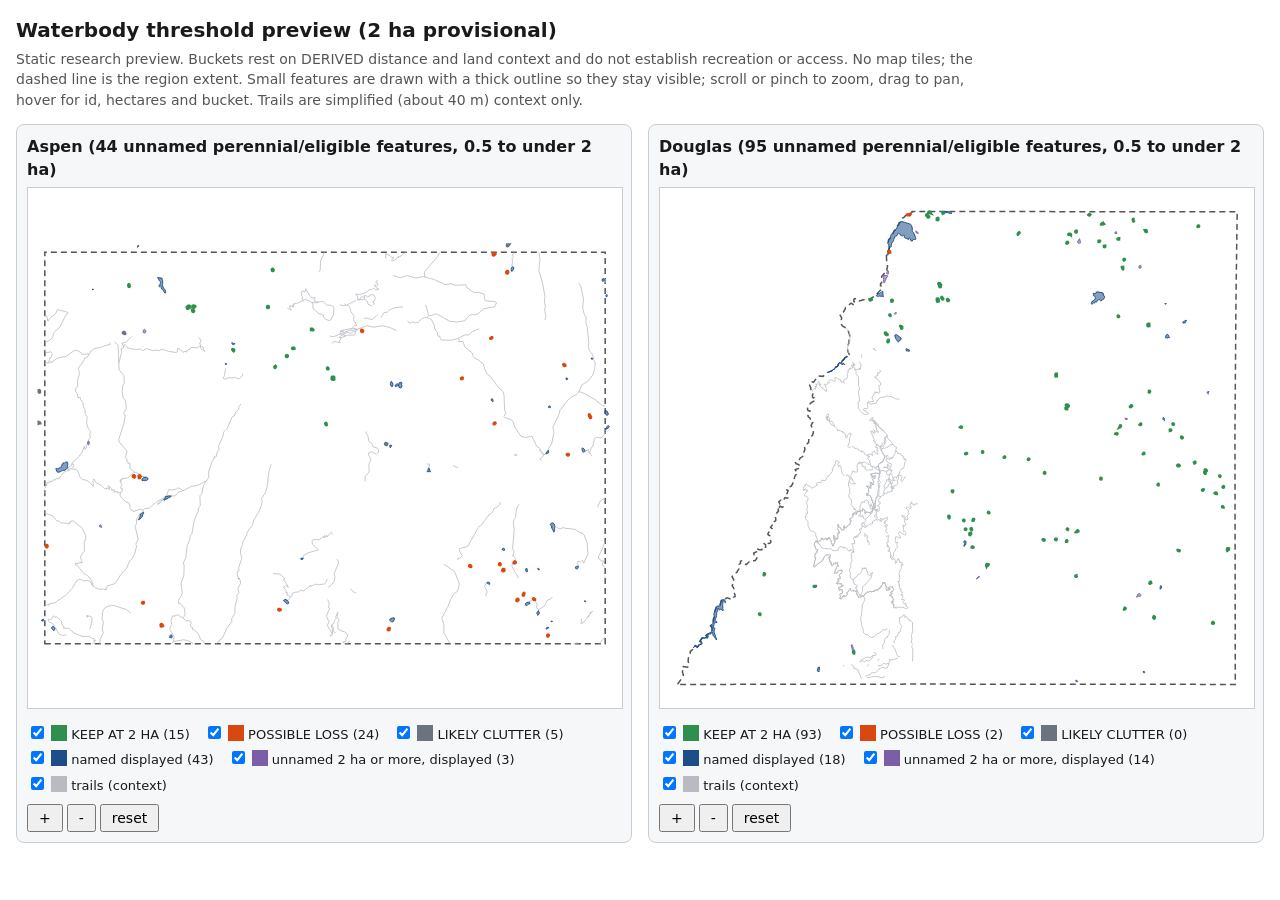
<file: docs/research/m4-water/decision-packets/threshold-preview.html>
<!doctype html><html lang="en"><head><meta charset="utf-8"><meta name="viewport" content="width=device-width,initial-scale=1"><title>Waterbody threshold preview</title>
<style>:root{--bg:#fff;--fg:#1a1a1a;--mut:#555;--pan:#f6f7f8;--bd:#c9ccd1;--named:#1d4e89;--unn:#7b5ea7;--keep:#2f8f4e;--loss:#d9480f;--clu:#6b7280;--tr:#b8bcc2}
@media(prefers-color-scheme:dark){:root{--bg:#14161a;--fg:#e8e8e8;--mut:#a0a4ab;--pan:#1d2025;--bd:#3a3f47;--named:#6aa6e8;--unn:#b79ee0;--keep:#4ec27a;--loss:#ff8a4d;--clu:#9aa1ad;--tr:#4a4f57}}
body{margin:0;padding:16px;background:var(--bg);color:var(--fg);font:14px/1.45 system-ui,sans-serif}h1{font-size:20px;margin:0 0 4px}p.n{color:var(--mut);margin:0 0 14px;max-width:70em}
.grid{display:grid;grid-template-columns:repeat(auto-fit,minmax(340px,1fr));gap:16px}.panel{background:var(--pan);border:1px solid var(--bd);border-radius:8px;padding:10px}
h2{font-size:16px;margin:0 0 6px}svg{width:100%;height:520px;background:var(--bg);border:1px solid var(--bd);touch-action:none;cursor:grab}
.ctl{display:flex;flex-wrap:wrap;gap:4px 14px;margin:8px 0;font-size:13px}.ctl label{white-space:nowrap}.sw{display:inline-block;width:12px;height:12px;border:2px solid;margin-right:4px;vertical-align:-2px}
button{font:inherit;padding:2px 10px;margin-right:4px}.outline{fill:none;stroke:var(--mut);stroke-width:1.5;vector-effect:non-scaling-stroke;stroke-dasharray:6 4}
.tr{fill:none;stroke:var(--tr);stroke-width:.8;vector-effect:non-scaling-stroke}.named{fill:var(--named);stroke:var(--named);fill-opacity:.55;stroke-width:1;vector-effect:non-scaling-stroke}.unn{fill:var(--unn);stroke:var(--unn);fill-opacity:.55;stroke-width:1;vector-effect:non-scaling-stroke}
.f{fill-opacity:.7;stroke-width:3;vector-effect:non-scaling-stroke}.f.k{fill:var(--keep);stroke:var(--keep)}.f.l{fill:var(--loss);stroke:var(--loss)}.f.c{fill:var(--clu);stroke:var(--clu)}.hide{display:none}</style></head><body>
<h1>Waterbody threshold preview (2 ha provisional)</h1>
<p class="n">Static research preview. Buckets rest on DERIVED distance and land context and do not establish recreation or access. No map tiles; the dashed line is the region extent. Small features are drawn with a thick outline so they stay visible; scroll or pinch to zoom, drag to pan, hover for id, hectares and bucket. Trails are simplified (about 40 m) context only.</p>
<div class="grid" id="g"></div>
<script>
const D={"Aspen":{"outline":"M-19393 26000 17841 26000 17841 0 -19393 0Z","bg":[{"c":"named","d":"M16484 13231 16462 13260 16415 13279 16386 13262 16334 13247 16332 13214 16321 13196 16322 13147 16297 13076 16297 13054 16320 13009 16335 12999 16361 13003 16415 13040 16484 13142 16501 13198 16500 13212 16484 13231Z","t":"nhd-72972344 | 4.6 ha | named: Linkins Lake"},{"c":"named","d":"M-19625 24474 -19615 24447 -19583 24434 -19575 24416 -19522 24404 -19492 24386 -19483 24371 -19469 24378 -19495 24407 -19502 24445 -19495 24492 -19507 24512 -19517 24515 -19554 24500 -19541 24469 -19551 24456 -19601 24467 -19621 24481 -19625 24474Z","t":"nhd-72978806 | 1.1 ha | named: Elko Lake"},{"c":"named","d":"M-7317 7395 -7315 7426 -7322 7445 -7389 7457 -7400 7403 -7381 7370 -7344 7362 -7317 7395Z","t":"nhd-72968858 | 0.8 ha | named: Whites Lake"},{"c":"named","d":"M17887 2865 17954 2795 17956 2825 17975 2869 17956 2956 17947 2958 17936 2946 17921 2953 17906 2949 17884 2875 17887 2865Z","t":"nhd-72972274 | 1.2 ha | named: Granite Lakes"},{"c":"named","d":"M17769 1779 17767 1878 17720 1925 17684 1930 17665 1921 17630 1852 17659 1765 17683 1752 17709 1749 17751 1759 17769 1779Z","t":"nhd-72972272 | 2.5 ha | named: Granite Lakes"},{"c":"named","d":"M12588 23307 12622 23268 12717 23256 12751 23270 12803 23250 12824 23258 12854 23300 12831 23342 12751 23374 12686 23419 12651 23455 12624 23471 12597 23475 12574 23467 12561 23446 12546 23361 12547 23351 12588 23307Z","t":"nhd-72974996 | 5.0 ha | named: Petroleum Lake"},{"c":"named","d":"M-11598 1722 -11591 1759 -11597 1833 -11579 1856 -11560 1945 -11560 2058 -11576 2136 -11563 2173 -11560 2252 -11496 2387 -11415 2472 -11393 2515 -11365 2610 -11357 2668 -11363 2683 -11396 2702 -11418 2697 -11449 2632 -11492 2598 -11490 2555 -11550 2491 -11641 2434 -11635 2379 -11663 2348 -11663 2292 -11677 2257 -11693 2244 -11714 2241 -11768 2289 -11786 2293 -11800 2276 -11803 2253 -11789 2186 -11749 2127 -11715 2055 -11707 2010 -11711 1985 -11722 1948 -11794 1861 -11827 1780 -11864 1746 -11899 1688 -11900 1673 -11885 1668 -11871 1676 -11598 1722Z","t":"nhd-72968800 | 21.2 ha | named: Wildcat Reservoir"},{"c":"named","d":"M4346 8864 4324 8870 4327 8897 4316 8957 4287 8998 4250 9010 4156 8985 4123 8875 4124 8759 4139 8724 4142 8665 4183 8657 4209 8683 4239 8691 4250 8679 4252 8634 4289 8621 4331 8694 4329 8733 4308 8780 4303 8812 4346 8864Z","t":"nhd-72981164 | 7.8 ha | named: Warren Lakes"},{"c":"named","d":"M11135 19689 11134 19711 11164 19754 11170 19777 11164 19788 11133 19798 11095 19808 11069 19805 10987 19736 10987 19721 10999 19708 11034 19703 11051 19691 11054 19642 11060 19638 11093 19670 11135 19678 11135 19689Z","t":"nhd-72974934 | 2.2 ha | named: Tabor Lake"},{"c":"unn2","d":"M-15617 18277 -15662 18249 -15739 18237 -15764 18223 -15770 18209 -15767 18179 -15758 18145 -15741 18125 -15717 18110 -15678 18106 -15647 18134 -15642 18150 -15655 18167 -15617 18206 -15607 18243 -15607 18266 -15617 18277Z","t":"nhd-72978716 | 2.2 ha | unnamed, displayed at 2 ha"},{"c":"named","d":"M3553 12984 3528 12814 3609 12811 3650 12826 3654 12846 3639 12892 3603 12926 3566 12980 3553 12984Z","t":"nhd-72962754 | 1.8 ha | named: Tagerts Lake"},{"c":"named","d":"M10137 21931 10151 21978 10178 22005 10178 22049 10102 22039 10045 21996 10013 22005 9996 21998 9986 21948 9999 21922 10023 21918 10061 21929 10092 21911 10137 21931Z","t":"nhd-65880737 | 2.1 ha | named: Ptarmigan Lake"},{"c":"named","d":"M16940 7101 16927 7091 16908 7032 16994 7023 16988 7046 17005 7078 17002 7091 16981 7101 16977 7116 16963 7124 16940 7101Z","t":"nhd-72972304 | 0.8 ha | named: Deadman Lake"},{"c":"named","d":"M18004 10810 17954 10824 17874 10771 17842 10714 17837 10616 17814 10551 17821 10540 17936 10526 17958 10536 17949 10551 17969 10572 17965 10586 17999 10591 18022 10677 18051 10747 18039 10785 18004 10810Z","t":"nhd-72972330 | 5.8 ha | named: Lost Man Lake"},{"c":"named","d":"M-17893 14322 -17976 14420 -18064 14471 -18113 14485 -18171 14486 -18209 14496 -18264 14517 -18289 14543 -18347 14563 -18373 14584 -18466 14604 -18537 14605 -18580 14577 -18614 14529 -18625 14470 -18644 14431 -18646 14392 -18663 14377 -18658 14368 -18581 14386 -18553 14380 -18484 14353 -18448 14349 -18402 14319 -18342 14304 -18322 14279 -18294 14212 -18274 14197 -18273 14173 -18240 14135 -18249 14064 -18196 14058 -18158 13977 -18145 13996 -18101 14009 -18061 13966 -18022 13941 -17953 13925 -17900 13933 -17880 13953 -17882 13999 -17857 14077 -17861 14101 -17881 14138 -17894 14220 -17882 14268 -17868 14274 -17893 14322Z","t":"nhd-72978672 | 33.5 ha | named: Snowmass Lake"},{"c":"named","d":"M13891 13356 13940 13303 13992 13265 14000 13225 14031 13181 14084 13175 14104 13189 14109 13203 14094 13222 14089 13250 14064 13258 14070 13318 14057 13346 14037 13356 13987 13354 13981 13373 13965 13370 13946 13385 13891 13356Z","t":"nhd-72972346 | 2.5 ha | named: Lost Man Reservoir"},{"c":"named","d":"M14396 17998 14422 18053 14453 18062 14447 18080 14475 18091 14475 18103 14449 18117 14481 18140 14483 18167 14505 18210 14498 18243 14503 18269 14483 18290 14493 18305 14475 18357 14484 18410 14474 18425 14481 18445 14480 18504 14456 18560 14418 18586 14400 18574 14401 18524 14387 18505 14391 18492 14379 18477 14376 18438 14331 18411 14312 18357 14288 18329 14275 18279 14275 18228 14259 18173 14232 18124 14188 18078 14187 18065 14318 17969 14330 17976 14347 17973 14396 17998ZM14289 18244 14289 18269 14310 18271 14313 18254 14306 18241 14295 18237 14289 18244Z","t":"nhd-72969562 | 12.7 ha | named: Grizzly Reservoir"},{"c":"named","d":"M14102 24906 14067 24955 14039 24972 13991 25028 13955 25032 13909 25019 13919 24968 13950 24955 13959 24938 13979 24928 14021 24925 14049 24940 14066 24933 14097 24901 14102 24906Z","t":"nhd-72969570 | 1.4 ha | named: Ruby Lakes"},{"c":"named","d":"M-13163 17730 -13144 17721 -13118 17691 -13094 17643 -13051 17508 -13049 17465 -13059 17434 -13038 17389 -12969 17358 -12889 17292 -12849 17272 -12836 17274 -12819 17334 -12844 17382 -12890 17430 -12926 17572 -12940 17590 -12979 17609 -12999 17650 -13035 17693 -13172 17774 -13178 17742 -13163 17730Z","t":"nhd-72971138 | 7.2 ha | named: Crater Lake"},{"c":"named","d":"M-11115 25553 -11084 25515 -11083 25480 -11065 25448 -11030 25432 -11015 25414 -10977 25429 -10927 25474 -10927 25494 -10948 25490 -10965 25546 -10929 25562 -10924 25572 -10992 25625 -11017 25611 -11026 25581 -11038 25568 -11058 25580 -11066 25613 -11089 25607 -11116 25578 -11115 25553Z","t":"nhd-65879797 | 3.1 ha | named: Copper Lake"},{"c":"named","d":"M-18896 24878 -18877 24849 -18852 24843 -18839 24848 -18812 24894 -18763 24926 -18748 24973 -18716 24994 -18711 25045 -18745 25068 -18758 25108 -18782 25132 -18810 25133 -18824 25123 -18844 25087 -18880 25060 -18920 25011 -18940 24938 -18932 24915 -18896 24878Z","t":"nhd-65883419 | 4.9 ha | named: Emerald Lake"},{"c":"named","d":"M-6489 21657 -6485 21672 -6500 21672 -6496 21657 -6489 21657Z","t":"nhd-72971158 | 0 ha | named: Silver Dollar Pond"},{"c":"named","d":"M13391 21079 13348 21018 13401 20995 13438 21017 13443 21032 13454 21037 13468 21091 13407 21101 13391 21079Z","t":"nhd-72974974 | 0.9 ha | named: Jack Lake"},{"c":"named","d":"M11680 966 11712 960 11742 977 11770 1034 11735 1148 11716 1170 11690 1226 11672 1240 11614 1258 11603 1242 11594 1152 11604 1054 11613 1027 11680 966Z","t":"nhd-72980544 | 4.4 ha | named: Sawyer Lake"},{"c":"named","d":"M10293 9731 10324 9727 10366 9752 10375 9832 10398 9864 10402 9900 10363 9906 10297 9876 10280 9838 10271 9774 10293 9731Z","t":"nhd-72981176 | 2.0 ha | named: Midway Lake"},{"c":"named","d":"M3834 24297 3838 24367 3809 24421 3792 24496 3762 24536 3700 24551 3642 24545 3568 24492 3535 24450 3522 24413 3526 24376 3557 24352 3708 24294 3815 24281 3834 24297Z","t":"nhd-65885841 | 7.7 ha | named: Taylor Lake"},{"c":"named","d":"M6108 14335 6146 14357 6157 14374 6202 14520 6231 14566 6233 14582 6223 14591 6167 14564 6144 14571 6065 14568 6024 14584 6014 14576 6016 14540 6058 14486 6093 14381 6095 14342 6108 14335Z","t":"nhd-72974918 | 3.5 ha | named: Weller Lake"},{"c":"named","d":"M12609 21222 12586 21208 12582 21177 12566 21162 12551 21098 12573 21029 12607 20980 12649 21036 12652 21047 12640 21054 12641 21064 12664 21066 12669 21076 12673 21142 12690 21175 12687 21193 12669 21215 12609 21222Z","t":"nhd-72974972 | 2.7 ha | named: Truro Lake"},{"c":"unn2","d":"M-12819 5144 -12796 5120 -12771 5120 -12731 5143 -12693 5184 -12683 5230 -12686 5296 -12705 5330 -12743 5351 -12806 5351 -12847 5336 -12860 5317 -12856 5280 -12843 5250 -12844 5176 -12819 5144Z","t":"nhd-72968834 | 4.0 ha | unnamed, displayed at 2 ha"},{"c":"named","d":"M17861 11763 17865 11734 17930 11691 17968 11574 17992 11538 18008 11525 18058 11518 18094 11535 18105 11547 18113 11577 18102 11615 18087 11634 18017 11694 17868 11766 17861 11763Z","t":"nhd-72972336 | 3.2 ha | named: Independence Lake"},{"c":"named","d":"M13430 23842 13417 23855 13421 23886 13428 23897 13462 23910 13463 23985 13443 24030 13398 24087 13353 24121 13346 24110 13367 24099 13373 24074 13345 24058 13337 24008 13314 23993 13284 23988 13281 23978 13310 23948 13344 23878 13395 23823 13434 23822 13439 23832 13430 23842Z","t":"nhd-72975004 | 3.6 ha | named: Anderson Lake"},{"c":"named","d":"M-6760 6074 -6786 6105 -6858 6135 -6886 6131 -6892 6137 -6914 6118 -6920 6089 -6965 6043 -6977 6013 -6975 6007 -6950 6009 -6846 6056 -6828 6058 -6782 6040 -6760 6074Z","t":"nhd-72968848 | 1.8 ha | named: Marolt Reservoir"},{"c":"named","d":"M14090 10228 14121 10215 14173 10216 14192 10227 14205 10246 14197 10268 14200 10309 14171 10324 14153 10324 14113 10307 14071 10301 14072 10245 14090 10228Z","t":"nhd-72972326 | 1.5 ha | named: Scott Lake"},{"c":"named","d":"M-3358 23072 -3367 23092 -3358 23111 -3311 23111 -3280 23122 -3225 23197 -3213 23237 -3170 23275 -3165 23289 -3172 23298 -3248 23353 -3291 23359 -3319 23346 -3362 23309 -3401 23243 -3455 23209 -3485 23199 -3534 23155 -3532 23123 -3519 23108 -3368 23058 -3358 23062 -3358 23072Z","t":"nhd-72968370 | 6.9 ha | named: Cathedral Lake"},{"c":"named","d":"M16499 23232 16471 23152 16474 23138 16485 23131 16532 23173 16526 23221 16515 23236 16499 23232Z","t":"nhd-133049530 | 0.5 ha | named: Henschel Lake"},{"c":"named","d":"M-12879 15012 -12813 14962 -12664 14933 -12618 14957 -12607 14977 -12539 15005 -12534 15038 -12543 15074 -12566 15117 -12641 15158 -12687 15144 -12789 15173 -12848 15158 -12875 15172 -12938 15150 -12917 15121 -12936 15118 -12944 15108 -12926 15057 -12896 15018 -12879 15012Z","t":"nhd-72971118 | 8.7 ha | named: Willow Lake"},{"c":"named","d":"M3741 8828 3701 8897 3698 8927 3691 8926 3684 8907 3623 8892 3594 8868 3588 8816 3568 8786 3563 8737 3587 8691 3586 8614 3638 8573 3647 8574 3657 8612 3686 8649 3710 8709 3724 8712 3728 8695 3739 8704 3733 8778 3741 8828Z","t":"nhd-72962710 | 4.9 ha | named: Warren Lake"},{"c":"named","d":"M15256 8465 15259 8421 15247 8382 15226 8352 15265 8348 15338 8372 15352 8396 15345 8437 15290 8437 15283 8466 15256 8465Z","t":"nhd-72972310 | 1.1 ha | named: Sioux Lake"},{"c":"named","d":"M-16258 2456 -16173 2449 -16155 2464 -16162 2477 -16189 2488 -16257 2463 -16258 2456Z","t":"nhd-72964542 | 0.3 ha | named: Elk Creek Reservoir Number 2"},{"c":"named","d":"M-2244 20327 -2230 20332 -2228 20361 -2237 20385 -2249 20390 -2371 20403 -2393 20379 -2388 20346 -2356 20324 -2321 20315 -2244 20327Z","t":"nhd-72968354 | 1.4 ha | named: American Lake"},{"c":"unn2","d":"M-16502 12791 -16523 12759 -16551 12688 -16521 12575 -16505 12559 -16485 12557 -16442 12583 -16426 12625 -16428 12673 -16432 12684 -16446 12686 -16460 12679 -16477 12654 -16494 12654 -16501 12672 -16495 12693 -16457 12761 -16463 12779 -16502 12791Z","t":"nhd-72964646 | 2.2 ha | unnamed, displayed at 2 ha"},{"c":"named","d":"M15851 20915 15908 20897 15937 20859 16051 20851 16057 20860 16041 20952 16017 20988 16021 21001 16007 21025 15951 21031 15889 21013 15871 20997 15869 20952 15851 20915Z","t":"nhd-72969564 | 3.3 ha | named: Grizzly Lake"},{"c":"named","d":"M14234 24536 14247 24516 14276 24497 14313 24493 14335 24509 14310 24556 14290 24554 14276 24528 14251 24544 14234 24536Z","t":"nhd-72969566 | 0.5 ha | named: Ruby Lakes"},{"c":"named","d":"M-11491 16439 -11480 16410 -11440 16373 -11405 16378 -11393 16367 -11381 16343 -11383 16291 -11373 16230 -11327 16230 -11164 16189 -11101 16200 -11046 16191 -11017 16197 -10991 16214 -11011 16238 -11077 16245 -11098 16278 -11141 16283 -11209 16359 -11338 16391 -11394 16431 -11434 16477 -11448 16481 -11447 16460 -11455 16453 -11469 16461 -11490 16450 -11491 16439Z","t":"nhd-72971124 | 6.5 ha | named: Maroon Lake"},{"c":"named","d":"M4108 8858 4104 8867 4063 8858 4030 8863 3925 8920 3888 8904 3880 8889 3893 8819 3962 8772 3986 8738 4004 8732 4031 8736 4073 8776 4099 8782 4109 8823 4108 8858Z","t":"nhd-72981166 | 3.2 ha | named: Warren Lakes"},{"c":"named","d":"M-13230 -400 -13229 -414 -13199 -466 -13187 -470 -13156 -454 -13157 -433 -13210 -348 -13226 -335 -13254 -350 -13251 -368 -13230 -400Z","t":"nhd-72982256 | 0.8 ha | named: Christenson Reservoir"}],"trails":"M-7371 7701 -7480 8252 -7550 8348 -7427 8420 -7109 8315 -6941 8357 -6786 8318 -6479 8412 -6273 8205 -6232 8040M7533 26000 7135 25295 7120 24723 6988 24294 7372 23586 7560 23076 7755 22747 8038 22500 8156 22039 7835 21213 7130 20715M-628 21714 -714 21937 -822 22032 -1213 22091 -1404 22050 -1751 22206 -1738 22137 -2230 22507 -2377 22437 -2537 22566 -2749 22581M1403 3165 1392 2927 1261 2766 1510 2811 1943 2678 2201 2464 2335 2488 2448 2366 2609 2506 2806 2447 2636 2355 2497 2157 2652 2218 2725 2179 2714 2056 2602 2018 2723 1818M9950 22859 9896 22756 10010 22561 9823 22186 9941 21946M2925 4351 3139 4007 3367 3975 3534 3813 3880 3676 4419 3620M-14769 5943 -14525 6164 -14457 7805 -14133 8191 -14114 8705 -14218 8877 -14253 9245 -14187 9659 -14038 9879 -13985 10219 -13985 10404 -14153 10688 -14053 10869 -14148 11403 -14490 12465 -14405 12659 -13925 13209 -14037 13628 -13941 13703 -13934 13906 -13837 13936 -13878 13986 -13707 14048 -13760 14336 -13409 14607M8081 5713 8147 5859 8093 5916 8398 5922 8509 6280 8993 6659 9065 6902 9172 7030 9445 7172 9763 7445 9843 7778 10002 8086 10190 8218 10726 8950 11045 9241 11123 9524 11159 10486 11242 10683 11114 10908 11180 10985 11610 11125 11735 11293 11830 11604 12255 12227 12549 12303 12973 12221 13273 12858 13549 13065 13469 13179 13572 13180 13635 13355 13711 13315 13718 13475M-2749 22581 -2967 22662 -2965 22828 -3092 22906 -3180 23086 -3286 23120M17841 1757 17841 2048M13427 0 13510 411 13429 1210 13666 1976 13837 2927 13799 3299 13864 3586 13815 3851 13905 4272 13823 4499M-9544 26000 -9812 25828 -10141 25741 -10842 25852M-746 4429 -859 4337 -894 4167 -1226 4047 -1446 3822M-11095 25030 -11022 24833M-10809 25517 -11095 25030M-10989 26000 -10842 25852 -10809 25517M16811 13376 16738 13228 16759 13104 16502 13202M-1446 3822 -1569 3753 -1583 3450 -1661 3311 -2083 3105 -2181 3161 -2190 3239 -2288 3209 -2671 3402 -2789 3372 -2805 3445 -2881 3424 -2837 3533 -2941 3523 -2865 3629 -3125 3532 -3107 3709 -3016 3837 -3280 3718M16060 2021 16217 2237 16401 3105 16348 3684 16427 4054 16584 4337 16556 4659 16648 4969 16753 6033 16705 6201 16781 6520 16952 6717 17063 6975 17057 7114 17184 7336 17134 7805 17016 8149M-802 0 -1066 554 -1100 1223 -1185 1290M12114 16745 11948 17056 11915 17277M-2252 3208 -2353 2614 -2261 2579 -2097 2635 -2061 2413 -1740 2953 -1611 3036 -1445 2998 -1463 3273 -1132 3308 -1040 3239 -871 3307 -664 3505 -368 3513 -176 3647M-176 3647 -216 4149 -382 4477 -518 4537 -746 4429M-14350 15976 -14223 15803 -14236 15703 -14307 15726 -14348 15638 -14298 15435 -14367 15250 -14314 15243 -14413 15180 -14334 15183 -14380 15118 -14265 15115 -14298 15038 -13880 14991 -13554 14671 -13409 14607 -13044 14748 -12896 14887 -12747 14904M-8659 15177 -8848 15491 -8963 16037 -9088 16178 -9059 16849 -9175 16961 -9193 17188 -9457 17801 -9623 18716 -9741 18831 -9762 19078 -9935 19495 -10024 20290 -10190 20630 -10134 20821 -10161 21486 -10338 21985 -10264 22659 -10332 22868 -10457 22987 -10523 23234 -10482 23349 -10421 23300 -10130 23623 -10077 24008 -10106 24155 -10223 24285 -10376 24206M-17242 21786 -17567 22305 -17922 22720 -18715 23276 -19105 23354 -19097 23434 -19393 23409M7189 5828 7564 5840 7939 5761 8507 5496 8771 5482 8999 5280 9442 5082M-15426 6205 -15057 6116 -15055 5992M4584 0 4112 354 4111 250M4111 250 4111 250M4111 250 3902 500 3658 574 3643 511 3815 353 3646 334 3541 216 3260 83 3262 430M16070 20797 16054 20838M7739 14137 7812 14220 8076 14296M-8733 6617 -8774 6530 -8857 6530 -8871 6293 -9092 6235 -9233 6336 -9688 6323 -9719 6417 -9917 6490 -9953 6628 -10080 6573 -10229 6645 -10302 6520 -10558 6363 -10606 6616 -10665 6659 -11172 6578 -11557 6440 -11879 6530 -11995 6484 -12193 6531 -12719 6384 -12774 6500 -12908 6544 -13027 6424 -13364 6453 -13875 6357 -14043 6139 -14142 6151 -14135 6292M-15507 22372 -15784 22392 -16037 22277 -16244 22127 -16355 21884 -16591 21776 -16761 21838 -17031 21723 -17242 21786M17016 8149 16672 8575 16282 8814 16091 9262M1403 3165 1883 3109 1993 3277 2051 3254 2086 3446 2371 3582M6951 4258 6683 4109 6512 4089 6321 4205 6123 4200 6017 4318M-270 18734 -359 18608 -670 18929 -636 18808 -847 18982 -778 18803 -1151 19090 -1555 19094 -1633 19197 -1614 19384 -1223 19765 -1968 19988 -2200 20158 -2231 20366M-10376 24206 -10561 24083 -10620 24127 -10686 24084 -10741 24181 -10904 24154 -11016 24470 -10951 24727 -11033 24822M-8134 13646 -8288 13923 -8513 14604 -8495 14955 -8659 15177 -9191 15468 -9659 15556 -10255 15866 -10485 15924 -10739 16172 -10899 16197 -10929 16148M-12878 17116 -12880 17245 -13054 17361 -13295 17733 -13291 18014 -13387 18207 -13193 19067 -13356 19412 -13283 19485 -13429 20055 -13634 20417 -13738 20478 -13987 21051 -14334 21393 -14724 22008 -15245 22167 -15305 22418 -15361 22364 -15358 22430 -15507 22372M13628 13820 13537 13791 13519 13698 13694 13588 13744 13452 13871 13417 14294 12677 14439 11970 14369 11618 14773 10773 14826 10528 15337 9838 15600 9609 15937 9453 16090 9261 16347 9325 17195 9802 17645 10183 17841 10208M17841 11761 17841 11878M17841 11949 17841 11999M17841 12014 17634 12285 17465 12330 17319 12271 17147 12351 17062 12664M13437 23782 13274 23611 13316 23382 13271 23271 13085 23105 12983 23086 12906 23183 12738 23194 12714 23255M-19393 16032 -19393 15870M-19393 15699 -19359 15610M17062 12664 17014 12893 16925 12964 16810 13288 16944 13544M1115 22567 1287 22635M1985 11898 1948 11989 2072 12191 2136 12543 2353 12715 2426 12933 2715 13009 2784 13145 2761 13290 2634 13418 2342 13255 2139 13295 2100 13472 2216 13595 2248 13840 2124 14111 2153 14235M-17291 13749 -16941 13333 -16757 12877 -16712 13110 -16607 12926 -16651 12829 -16557 12776 -16542 12564 -16475 12543 -16507 12464 -16377 12354 -16405 12076 -16340 11910 -16511 11688 -16617 11354 -16580 10912 -16724 10735 -16714 10498 -16848 10184 -16856 9964 -17014 9791 -17033 9637 -17188 9673 -17232 9406 -17351 9239 -17345 9041 -17197 8899 -17239 8585 -17090 8064 -17161 7695 -16761 7131 -16767 7030 -16545 6932 -16310 6539 -16117 6392 -15691 6323 -15426 6205M-4489 14484 -4626 15595 -4737 15962 -4988 16352 -4953 16543 -5004 16826 -5176 17245 -5523 17804 -5583 18148 -5790 18349 -5979 18690 -5973 18833 -6084 18924 -6093 19044 -6238 19219 -6245 19396 -6390 19744 -6389 20018 -6300 20322 -6511 20938 -6483 21145 -6587 21187 -6619 21365 -6545 21628 -6406 21807 -6387 21990 -6571 22317 -6493 22612 -6634 22778 -6612 22962 -6755 23575 -6766 24016 -6985 24355 -6958 24523 -7300 24967 -7590 25642 -7776 25759 -7840 25908 -7901 25885 -7967 26000M-7989 26000 -7999 26000M-19359 15610 -19282 15398 -19270 15504 -19219 15255 -19144 15338 -19076 15189 -19029 15270 -18984 15206 -18857 15201 -18801 15095 -18707 15142 -18686 15077 -18432 15001 -18141 14619 -17962 14523 -17779 14516 -17763 14427M6896 5731 6945 5830 7189 5828M2153 14235 2151 14602 1894 14901 1884 15232M-19393 4202 -19259 4236 -19193 4575 -18993 4307 -18664 4063 -18561 3801 -17844 3989 -18069 4303 -18378 4960 -18788 5319 -18881 5662 -19038 5823 -19393 6010M-19393 6417 -19291 6682 -18999 6608 -18890 6717 -18969 6966 -19095 7023 -19073 7141 -19170 7326M14612 18262 14848 18383 15081 18278 15172 18335 15826 18400 16158 18621 16314 18643 16452 18797 16640 19291 16694 20025 16420 20644 16322 20455 16179 20588 16026 20502 16006 20661 16070 20797M9484 3998 9363 4093 9160 4153 8985 4124 8778 4228 8514 4547 7987 4630 7495 4575 6951 4258M-16468 6742 -16862 6787 -17122 6566 -17386 6489 -17975 6903 -18577 7033 -18948 7328 -18989 7259 -19066 7362 -19170 7326 -19393 7382M5432 4645 5647 4422 5879 4305 6286 4444 6516 4924 6494 5023 6692 5333 6696 5523 6758 5575 6818 5523 6896 5731M4708 4545 4816 4707 5036 4621 5233 4688 5432 4645M11915 17277 11881 17616 11766 17795 11740 18009 11794 18455 11688 19687 11784 19910 11694 20193 11771 20202 11901 20394 11672 20646 11640 20861 11906 21358M3741 1531 4150 1670 4390 1656 4686 1536 5285 1711 5725 1604 6497 1815 7195 2141 7571 2090 7944 2188 8574 2152 8684 2378 8817 2432 8895 2556 9155 2669 9454 2661 9801 2781 9819 3088 9890 3222 10456 3262 10634 3349 10491 3613 9782 3741 9484 3998M-8134 13510 -8134 13646M-4353 14083 -4489 14484M-466 5544 -317 5603 -137 5578 900 5167 1097 5199 1197 5129 1398 5130M11906 21358 12054 21552 12029 21661M-19393 17245 -19388 17285M-11313 16187 -12039 16631 -12439 16990 -12774 17037 -12902 17131 -13044 17049 -13495 17229 -13482 17180 -13657 17112 -13774 16984 -13709 16901 -13797 16666 -14105 16508 -14358 16217 -14401 16117 -14351 15975 -14554 15983 -14532 15920 -14727 15896 -14809 15960 -14762 15792 -14891 15781 -14927 15845 -14952 15688 -15178 15511 -15065 15755 -15259 15661 -15303 15667 -15277 15726 -15445 15694 -15620 15483 -16002 15301 -16133 15056 -16194 15150 -16173 15540 -16467 15232 -16750 15100 -16863 15124 -17083 14883 -17135 14658 -17276 14430 -17715 14376 -17863 14443 -17845 14270 -17682 14215 -17514 13917 -17291 13749M457 5636 583 5522 400 5477M-6361 10073 -6497 10245 -6509 10429 -6701 10613 -6806 10863 -6945 10937 -7279 11708 -7493 11909 -7587 12306 -7856 12874 -7803 13124 -7916 13201 -8000 13570 -8144 13671M-10415 15684 -10572 15659 -10648 15732 -10902 15786 -11151 15758 -11319 16180M5979 14031 6039 14083 6188 14053 6127 14336M-11188 16171 -11380 16213 -11436 16348 -11680 16567M9442 18225 8708 19541 8158 19684 8141 19775 8345 20157 8202 20310 8018 20364 8089 20443M-11680 16567 -11785 16701 -11915 16720 -11694 16521M-11694 16521 -11474 16378M-11694 16521 -11684 16524M-8929 6506 -9046 6326 -9037 6129 -9106 6100 -9004 5830 -9200 5651M-3092 22906 -3134 22826 -3295 22783 -3282 22587M-19393 17284 -19316 17359 -18877 17495 -18604 17832 -18443 17858 -18316 17991 -18151 17969 -17773 18056 -17770 17932 -17688 17951 -17672 17857 -17497 17844 -16931 18295 -16663 18825 -16684 19137 -16749 19139 -16773 19233 -16760 19874 -16899 19984 -17014 20224 -16973 20474 -16890 20584 -16977 20601 -16938 20649 -17051 20599 -17044 20643 -17235 20656 -17239 20704 -17356 20639 -17371 20754 -17203 20831 -16801 21342 -16540 21488 -16281 21820 -16197 22169M14330 22904 14211 23043 13989 23119 13809 23498 13475 23701 13339 23874M-10909 16138 -11188 16171M10876 16585 10831 16761 10684 16919 10428 17034 10414 17159 10285 17332 10165 17385 9578 18158 9442 18225M-3282 22587 -3342 22630 -3374 22472 -3536 22229 -3388 22154 -3204 22253 -3529 21721 -3434 21705 -3679 21444 -3834 21368 -4226 21350M1241 5208 1227 5444 1162 5495 744 5502 301 5665M-10242 24287 -10010 24468 -9759 24484 -9666 24641 -9731 24735 -9679 24901 -9579 24933 -9579 25071 -9470 25077 -9214 25304 -9032 25722 -8849 25825 -8774 26000M-15751 26000 -15711 25705 -15507 25280 -15573 25031 -15498 24588 -15593 24352 -15540 23858 -15431 23651 -15184 23507 -14822 23455 -13945 23749 -13662 23982M-16398 25046 -16259 24501 -16257 24253 -16419 24159 -16527 24196 -16539 24142 -16559 24200 -16582 24120 -16588 24279M-17608 14086 -17497 14071 -17458 14180 -17623 14380M6118 4203 5914 3478M440 5337 441 5162M11875 13443 11883 13445M11883 13445 11914 13531 11961 13436 11883 13445M11859 13430 11825 13460M11825 13460 11789 13481 11825 13460M348 5489 249 5424M-10227 15848 -10392 15683M1125 4455 1178 4633 1295 4682 1215 4721 1307 4755 1337 4848 1171 4869 1118 4977 929 5105M689 3500 888 3653 930 3923 1150 4251 1125 4455M-17941 25442 -18000 25381 -18081 25457 -18217 25464 -18466 25354 -18784 24767 -18930 24624 -19086 24599 -19166 24475M-17925 25463 -17941 25442M-276 24747 -192 25192 -68 25282M515 3405 613 3522M-600 23063 -500 23327 -540 23596 -461 23636 -683 24177 -514 24534 -616 24804 -283 25353 -288 25006 -363 24819 -267 24683 -199 24679 -132 24444 -32 24334 -78 24241M-78 24241 -78 24241M-78 24241 81 23913 14 24182 168 24455 77 24585 78 24916 187 25112 538 25218 684 25338 730 25498 608 25661 613 25845 445 25885 489 26000M529 26000 586 26000M655 26000 784 25926 835 25792M-331 6034 -143 5916 200 6010 229 5956 166 5897 319 5673 176 5651 267 5544 700 5310 923 5373 1399 5141 1291 5066 804 5088 224 5222M-288 25357 -301 25429 -438 25440 -426 25525M1390 5098 2030 4877 2472 4972 3044 4874 3536 4995 3992 5201M910 22332 1115 22567M1403 3165 1551 3101 1643 2949 1854 2992M1787 4387 1971 4367 2360 4470 2718 4133M-14217 6150 -14128 6328 -14318 6380 -14293 6659 -14472 7348M-13623 5598 -14030 5986 -14270 6025 -14217 6150M-577 22249 -421 22175 -172 21879 -107 21550 -165 21404 -137 21250 108 20698 105 20492 11 20386M17424 20349 17381 20247 17674 19638M11793 0 11686 176 11731 324 11644 443 11688 554 11633 999M17841 25547 17438 26000M16066 26000 15991 25957 15745 26000M17811 21612 17840 21545M5844 1650 5840 1274 6637 378 6852 0M17674 19638 17841 19213M17026 23863 16943 23886 16871 24016 16880 23894 16727 24234 16725 24136 16696 24193M17840 21545 17841 21542M17841 20943 17662 20796 17649 20693 17748 20538 17530 20461 17381 20247M-19166 24475 -19140 24364 -19076 24418 -18961 24378 -18820 24152 -18716 24255 -18600 24214 -18287 24507 -18268 24744 -18098 24898 -18177 24954 -17962 25001 -17833 24958 -17432 25306 -16910 25520 -16438 25517 -16293 25638 -16139 25667 -16019 25822 -16145 25781 -16091 25977 -16142 26000M-16180 26000 -16237 26000M17841 16303 17523 16518 17326 16937M16559 24385 16418 24585 16240 24668 16269 24335M-1656 3330 -1360 3359 -1202 3295M167 5385 316 5274M1296 3182 643 3516 363 3532 211 3475M1870 3107 1826 2876 1868 2845 2071 2959 2317 2807 2466 2841 2575 3021 2498 3236 2383 3277 2481 3334 2469 3483M249 5251 414 5280M16696 24193 16559 24385","feats":[{"b":"POSSIBLE LOSS","d":"M1678 5270 1665 5265 1658 5257 1654 5247 1652 5234 1655 5225 1657 5221 1668 5215 1674 5208 1675 5204 1676 5192 1674 5188 1671 5187 1662 5184 1651 5176 1649 5170 1650 5168 1654 5166 1672 5166 1676 5168 1687 5179 1691 5192 1691 5212 1685 5221 1674 5228 1672 5233 1673 5241 1675 5245 1679 5248 1688 5250 1696 5249 1700 5250 1711 5244 1721 5233 1723 5229 1724 5207 1726 5205 1730 5204 1737 5208 1739 5214 1740 5223 1735 5242 1724 5263 1706 5272 1678 5270Z","t":"nhd-72962614 | 0.5 ha | POSSIBLE LOSS"},{"b":"LIKELY CLUTTER","d":"M-19776 9171 -19767 9170 -19764 9170 -19756 9174 -19748 9181 -19742 9191 -19735 9217 -19732 9230 -19727 9255 -19725 9282 -19728 9291 -19733 9298 -19739 9301 -19754 9299 -19758 9298 -19765 9294 -19770 9289 -19781 9270 -19781 9173 -19776 9171Z","t":"nhd-72964606 | 0.9 ha | LIKELY CLUTTER"},{"b":"POSSIBLE LOSS","d":"M15316 13441 15308 13435 15308 13432 15313 13429 15335 13427 15352 13418 15360 13415 15369 13412 15374 13413 15395 13426 15395 13434 15398 13442 15402 13448 15405 13455 15404 13459 15401 13463 15392 13465 15387 13468 15372 13480 15362 13479 15356 13478 15349 13472 15333 13463 15329 13459 15326 13452 15323 13447 15319 13443 15316 13441Z","t":"nhd-72972348 | 0.5 ha | POSSIBLE LOSS"},{"b":"POSSIBLE LOSS","d":"M10451 11396 10450 11389 10451 11381 10452 11378 10459 11359 10464 11351 10476 11338 10481 11333 10488 11330 10498 11327 10510 11327 10515 11330 10521 11332 10534 11343 10535 11348 10533 11360 10529 11366 10524 11372 10514 11378 10496 11391 10490 11396 10469 11412 10462 11413 10458 11411 10452 11403 10452 11401 10451 11396Z","t":"nhd-72981196 | 0.6 ha | POSSIBLE LOSS"},{"b":"KEEP AT 2 HA","d":"M-3356 6890 -3354 6878 -3345 6866 -3328 6854 -3326 6852 -3301 6858 -3295 6859 -3270 6868 -3270 6886 -3275 6898 -3272 6921 -3280 6928 -3289 6929 -3305 6927 -3318 6932 -3330 6933 -3337 6930 -3340 6927 -3345 6914 -3352 6902 -3353 6899 -3356 6890Z","t":"nhd-72962676 | 0.7 ha | KEEP AT 2 HA"},{"b":"POSSIBLE LOSS","d":"M-11561 24831 -11569 24832 -11574 24834 -11583 24834 -11611 24830 -11625 24830 -11663 24841 -11666 24840 -11669 24835 -11671 24832 -11666 24794 -11667 24788 -11671 24777 -11677 24769 -11682 24756 -11683 24739 -11682 24736 -11681 24730 -11678 24725 -11667 24718 -11654 24715 -11652 24714 -11634 24715 -11624 24720 -11616 24726 -11610 24733 -11600 24746 -11594 24751 -11583 24757 -11579 24761 -11573 24776 -11571 24785 -11566 24802 -11549 24824 -11549 24826 -11552 24828 -11561 24831Z","t":"nhd-65879795 | 1.4 ha | POSSIBLE LOSS"},{"b":"POSSIBLE LOSS","d":"M10391 165 10390 156 10390 148 10396 118 10396 110 10387 70 10390 63 10392 60 10396 59 10398 58 10427 56 10465 64 10484 70 10493 74 10506 83 10527 104 10529 110 10515 127 10487 152 10476 157 10466 157 10459 159 10454 177 10448 183 10413 186 10411 185 10407 184 10399 179 10397 174 10391 165Z","t":"nhd-72971650 | 1.6 ha | POSSIBLE LOSS"},{"b":"POSSIBLE LOSS","d":"M10265 5724 10261 5724 10245 5730 10240 5731 10230 5731 10227 5729 10224 5721 10223 5716 10224 5710 10228 5704 10242 5692 10252 5688 10271 5676 10298 5660 10303 5658 10306 5656 10313 5655 10319 5656 10323 5659 10324 5661 10325 5667 10321 5676 10316 5684 10293 5702 10277 5717 10265 5724Z","t":"nhd-72981154 | 0.5 ha | POSSIBLE LOSS"},{"b":"LIKELY CLUTTER","d":"M3320 12707 3326 12710 3345 12711 3349 12713 3350 12720 3329 12753 3324 12764 3309 12782 3304 12782 3292 12782 3282 12778 3264 12767 3237 12744 3236 12734 3241 12723 3246 12700 3251 12694 3261 12689 3265 12689 3281 12693 3288 12697 3305 12702 3320 12707Z","t":"nhd-72962752 | 0.9 ha | LIKELY CLUTTER"},{"b":"POSSIBLE LOSS","d":"M11786 20643 11781 20635 11782 20621 11790 20595 11798 20586 11805 20581 11817 20564 11824 20557 11832 20554 11838 20554 11850 20554 11857 20555 11860 20557 11867 20561 11871 20569 11873 20577 11874 20591 11878 20605 11878 20611 11873 20618 11872 20622 11860 20625 11827 20641 11810 20649 11796 20648 11793 20647 11790 20645 11786 20643Z","t":"nhd-72974950 | 0.8 ha | POSSIBLE LOSS"},{"b":"KEEP AT 2 HA","d":"M-254 8279 -238 8288 -227 8291 -215 8289 -203 8285 -195 8285 -186 8288 -184 8290 -182 8299 -184 8367 -190 8381 -214 8403 -215 8407 -211 8411 -184 8414 -181 8416 -177 8423 -176 8437 -179 8443 -191 8445 -219 8443 -256 8427 -261 8423 -269 8413 -270 8404 -267 8394 -253 8384 -250 8378 -244 8374 -237 8359 -235 8348 -242 8335 -253 8330 -266 8333 -277 8338 -280 8342 -286 8350 -290 8369 -290 8375 -295 8384 -303 8391 -314 8410 -317 8411 -321 8406 -323 8399 -314 8365 -312 8343 -313 8324 -316 8314 -315 8308 -312 8306 -303 8307 -269 8304 -262 8297 -262 8283 -260 8279 -257 8279 -254 8279Z","t":"nhd-72962706 | 1.7 ha | KEEP AT 2 HA"},{"b":"POSSIBLE LOSS","d":"M-13502 14903 -13512 14897 -13514 14891 -13512 14884 -13513 14883 -13516 14882 -13522 14884 -13530 14884 -13531 14882 -13531 14878 -13524 14870 -13510 14860 -13504 14856 -13501 14840 -13496 14830 -13493 14824 -13488 14822 -13479 14821 -13467 14823 -13461 14828 -13458 14842 -13457 14868 -13456 14874 -13453 14876 -13446 14874 -13429 14876 -13419 14882 -13419 14884 -13420 14890 -13426 14896 -13432 14907 -13432 14912 -13433 14931 -13436 14936 -13443 14942 -13445 14944 -13456 14938 -13462 14930 -13469 14916 -13475 14907 -13480 14905 -13489 14905 -13501 14903 -13502 14903Z","t":"nhd-72971110 | 0.8 ha | POSSIBLE LOSS"},{"b":"POSSIBLE LOSS","d":"M15079 7443 15082 7440 15092 7442 15098 7448 15103 7450 15119 7449 15129 7453 15136 7457 15152 7465 15154 7472 15156 7482 15156 7489 15159 7496 15168 7501 15174 7504 15177 7510 15177 7516 15170 7519 15154 7525 15146 7528 15136 7530 15128 7529 15115 7526 15114 7525 15106 7519 15101 7512 15101 7504 15104 7491 15104 7482 15100 7475 15082 7458 15079 7447 15079 7445 15079 7443Z","t":"nhd-72972306 | 0.6 ha | POSSIBLE LOSS"},{"b":"KEEP AT 2 HA","d":"M-2837 6363 -2833 6364 -2826 6369 -2824 6372 -2832 6388 -2851 6391 -2862 6401 -2871 6400 -2891 6392 -2898 6394 -2907 6401 -2919 6406 -2934 6402 -2942 6391 -2943 6384 -2942 6377 -2928 6365 -2914 6362 -2895 6361 -2887 6358 -2862 6354 -2853 6356 -2851 6366 -2843 6364 -2837 6365 -2837 6363Z","t":"nhd-72962660 | 0.5 ha | KEEP AT 2 HA"},{"b":"KEEP AT 2 HA","d":"M-9535 3558 -9529 3560 -9521 3559 -9503 3551 -9499 3551 -9491 3555 -9487 3564 -9478 3571 -9472 3572 -9444 3569 -9423 3573 -9417 3577 -9415 3582 -9415 3590 -9419 3598 -9418 3602 -9434 3612 -9444 3616 -9449 3616 -9454 3619 -9458 3627 -9465 3656 -9468 3660 -9474 3663 -9491 3661 -9509 3652 -9527 3632 -9546 3622 -9554 3614 -9556 3576 -9554 3560 -9550 3559 -9535 3558Z","t":"nhd-72968818 | 1.2 ha | KEEP AT 2 HA"},{"b":"POSSIBLE LOSS","d":"M-13063 14932 -13076 14938 -13079 14943 -13082 14956 -13088 14969 -13095 14979 -13098 14980 -13111 14983 -13124 14984 -13129 14981 -13131 14980 -13134 14969 -13132 14966 -13129 14960 -13128 14957 -13129 14939 -13128 14931 -13122 14915 -13116 14902 -13115 14895 -13134 14878 -13140 14868 -13140 14859 -13133 14850 -13127 14845 -13110 14834 -13103 14833 -13097 14834 -13090 14841 -13087 14847 -13084 14855 -13083 14863 -13083 14868 -13071 14886 -13069 14893 -13070 14900 -13073 14909 -13073 14913 -13070 14920 -13058 14926 -13063 14932Z","t":"nhd-72971114 | 0.9 ha | POSSIBLE LOSS"},{"b":"KEEP AT 2 HA","d":"M-4547 3593 -4531 3601 -4526 3607 -4523 3615 -4522 3628 -4524 3648 -4532 3666 -4536 3669 -4545 3672 -4549 3673 -4556 3672 -4558 3673 -4563 3678 -4565 3678 -4592 3671 -4600 3668 -4610 3650 -4612 3632 -4609 3627 -4596 3626 -4588 3629 -4579 3637 -4572 3636 -4572 3630 -4582 3608 -4585 3600 -4585 3593 -4578 3589 -4565 3589 -4547 3593Z","t":"nhd-72962588 | 0.7 ha | KEEP AT 2 HA"},{"b":"KEEP AT 2 HA","d":"M-721 11349 -713 11348 -705 11351 -703 11355 -691 11400 -680 11426 -679 11433 -680 11464 -681 11469 -685 11471 -703 11465 -708 11460 -727 11430 -736 11404 -739 11382 -737 11365 -730 11358 -721 11349Z","t":"nhd-72962748 | 0.6 ha | KEEP AT 2 HA"},{"b":"POSSIBLE LOSS","d":"M11985 23161 11982 23163 11975 23161 11966 23155 11963 23147 11961 23137 11966 23086 11970 23077 11993 23060 12003 23056 12015 23045 12019 23038 12026 23035 12034 23036 12047 23046 12058 23072 12061 23081 12060 23097 12056 23100 12052 23101 12047 23096 12042 23081 12040 23078 12018 23084 12002 23090 11995 23095 11990 23101 11988 23110 11989 23116 11998 23127 12015 23136 12016 23139 12014 23147 12006 23153 11994 23159 11989 23160 11985 23161Z","t":"nhd-72974992 | 0.7 ha | POSSIBLE LOSS"},{"b":"KEEP AT 2 HA","d":"M-9556 3824 -9549 3839 -9538 3857 -9532 3864 -9515 3873 -9498 3880 -9491 3887 -9490 3892 -9490 3901 -9499 3919 -9514 3933 -9520 3937 -9525 3938 -9544 3935 -9548 3931 -9564 3924 -9565 3921 -9566 3911 -9565 3903 -9565 3894 -9563 3886 -9563 3876 -9568 3868 -9595 3841 -9598 3826 -9596 3820 -9592 3815 -9583 3813 -9556 3824Z","t":"nhd-72968826 | 0.8 ha | KEEP AT 2 HA"},{"b":"POSSIBLE LOSS","d":"M14007 25476 14007 25466 14007 25462 14009 25453 14010 25450 14012 25441 14014 25437 14017 25431 14021 25425 14027 25422 14032 25422 14039 25421 14045 25418 14051 25420 14057 25421 14061 25420 14067 25420 14075 25426 14076 25429 14077 25430 14078 25433 14073 25439 14066 25447 14061 25450 14059 25460 14054 25465 14052 25468 14049 25475 14046 25481 14046 25486 14043 25495 14042 25498 14039 25504 14031 25510 14026 25510 14016 25503 14009 25493 14010 25490 14008 25483 14007 25478 14007 25476Z","t":"nhd-72969572 | 0.5 ha | POSSIBLE LOSS"},{"b":"POSSIBLE LOSS","d":"M-12868 23255 -12857 23246 -12844 23243 -12834 23244 -12831 23249 -12828 23262 -12826 23268 -12822 23277 -12822 23283 -12829 23294 -12848 23309 -12859 23314 -12869 23315 -12877 23314 -12897 23309 -12908 23302 -12914 23292 -12911 23282 -12909 23276 -12904 23271 -12895 23265 -12882 23261 -12869 23255 -12868 23255Z","t":"nhd-65879789 | 0.6 ha | POSSIBLE LOSS"},{"b":"KEEP AT 2 HA","d":"M-4070 7564 -4057 7587 -4056 7603 -4059 7609 -4064 7617 -4076 7627 -4087 7638 -4090 7645 -4092 7656 -4096 7660 -4100 7660 -4110 7654 -4112 7651 -4113 7645 -4118 7637 -4124 7610 -4122 7599 -4117 7596 -4070 7564Z","t":"nhd-72962690 | 0.5 ha | KEEP AT 2 HA"},{"b":"POSSIBLE LOSS","d":"M10843 20677 10854 20681 10862 20686 10865 20693 10868 20704 10870 20725 10871 20737 10864 20747 10865 20754 10867 20757 10868 20761 10867 20765 10862 20768 10856 20767 10837 20761 10823 20757 10813 20754 10801 20746 10797 20738 10798 20731 10801 20725 10810 20721 10821 20719 10831 20718 10836 20711 10836 20704 10832 20696 10829 20686 10830 20679 10832 20677 10843 20677Z","t":"nhd-72974956 | 0.5 ha | POSSIBLE LOSS"},{"b":"KEEP AT 2 HA","d":"M-564 7747 -596 7749 -608 7745 -619 7733 -623 7714 -623 7688 -619 7682 -610 7675 -603 7673 -598 7673 -591 7677 -561 7712 -557 7718 -555 7727 -557 7739 -564 7747Z","t":"nhd-72962696 | 0.5 ha | KEEP AT 2 HA"},{"b":"POSSIBLE LOSS","d":"M8925 20880 8924 20885 8923 20888 8922 20890 8921 20891 8917 20894 8916 20895 8913 20895 8910 20893 8908 20893 8903 20890 8900 20889 8897 20887 8887 20887 8870 20881 8862 20876 8855 20868 8839 20854 8826 20848 8822 20845 8821 20841 8826 20835 8833 20833 8836 20830 8836 20824 8834 20811 8834 20806 8837 20797 8841 20793 8846 20792 8874 20810 8879 20815 8884 20825 8888 20831 8898 20835 8909 20838 8917 20845 8924 20858 8924 20863 8925 20872 8925 20873 8925 20880Z","t":"nhd-72974966 | 0.7 ha | POSSIBLE LOSS"},{"b":"POSSIBLE LOSS","d":"M16795 10790 16807 10804 16816 10817 16824 10833 16830 10846 16832 10858 16835 10864 16852 10902 16860 10908 16870 10914 16880 10923 16883 10933 16884 10946 16884 10960 16876 10983 16873 10986 16871 10987 16869 10988 16862 10987 16854 10987 16850 10989 16845 10987 16839 10981 16832 10966 16827 10953 16818 10940 16816 10928 16816 10925 16813 10917 16809 10910 16799 10899 16793 10889 16789 10876 16789 10862 16793 10855 16798 10844 16798 10837 16794 10836 16788 10836 16785 10839 16779 10837 16777 10832 16779 10809 16778 10798 16785 10785 16795 10790Z","t":"nhd-72972334 | 1.1 ha | POSSIBLE LOSS"},{"b":"POSSIBLE LOSS","d":"M-3810 23717 -3801 23719 -3788 23723 -3765 23729 -3751 23736 -3740 23744 -3737 23750 -3739 23755 -3760 23766 -3771 23770 -3792 23772 -3841 23762 -3857 23758 -3860 23755 -3862 23751 -3861 23747 -3854 23725 -3849 23720 -3840 23717 -3825 23716 -3812 23717 -3810 23717Z","t":"nhd-72968374 | 0.6 ha | POSSIBLE LOSS"},{"b":"POSSIBLE LOSS","d":"M11303 1377 11297 1372 11293 1364 11290 1358 11289 1353 11286 1339 11283 1318 11283 1312 11285 1308 11287 1304 11292 1299 11329 1261 11342 1253 11355 1249 11358 1249 11364 1252 11370 1259 11372 1263 11372 1268 11370 1273 11364 1282 11360 1286 11355 1291 11353 1299 11355 1303 11358 1307 11371 1307 11376 1309 11380 1318 11379 1325 11376 1345 11371 1357 11359 1376 11355 1380 11343 1384 11335 1385 11308 1379 11303 1377Z","t":"nhd-72981112 | 1.1 ha | POSSIBLE LOSS"},{"b":"KEEP AT 2 HA","d":"M-1627 5097 -1607 5108 -1586 5125 -1564 5155 -1567 5164 -1576 5166 -1584 5166 -1604 5162 -1625 5152 -1635 5150 -1655 5146 -1670 5142 -1687 5141 -1687 5130 -1685 5095 -1665 5094 -1627 5097Z","t":"nhd-72962604 | 0.7 ha | KEEP AT 2 HA"},{"b":"KEEP AT 2 HA","d":"M-9790 3563 -9780 3568 -9771 3575 -9753 3599 -9741 3620 -9727 3638 -9726 3641 -9727 3649 -9733 3651 -9762 3650 -9785 3651 -9801 3646 -9810 3633 -9817 3620 -9825 3582 -9824 3567 -9818 3562 -9813 3559 -9790 3563Z","t":"nhd-72968820 | 0.7 ha | KEEP AT 2 HA"},{"b":"LIKELY CLUTTER","d":"M-19760 11311 -19744 11317 -19737 11321 -19725 11341 -19725 11345 -19723 11350 -19729 11351 -19740 11343 -19751 11338 -19759 11338 -19766 11339 -19781 11346 -19781 11302 -19760 11311Z","t":"nhd-72964618 | 1.4 ha | LIKELY CLUTTER"},{"b":"POSSIBLE LOSS","d":"M11041 21163 11030 21159 11024 21154 11023 21147 11025 21125 11028 21103 11033 21088 11040 21084 11047 21078 11052 21067 11059 21056 11069 21051 11097 21049 11102 21050 11113 21056 11119 21063 11126 21075 11131 21089 11131 21100 11129 21107 11127 21117 11123 21136 11116 21153 11109 21159 11097 21166 11087 21169 11073 21170 11041 21163Z","t":"nhd-72974976 | 1.3 ha | POSSIBLE LOSS"},{"b":"POSSIBLE LOSS","d":"M8359 8344 8360 8358 8358 8369 8355 8382 8352 8389 8348 8397 8339 8402 8323 8405 8303 8408 8293 8407 8288 8407 8287 8405 8285 8402 8285 8400 8289 8392 8289 8387 8287 8384 8281 8379 8279 8374 8279 8370 8281 8367 8286 8363 8299 8357 8310 8348 8317 8345 8322 8343 8335 8343 8349 8339 8352 8339 8358 8341 8359 8344Z","t":"nhd-72981162 | 0.5 ha | POSSIBLE LOSS"},{"b":"KEEP AT 2 HA","d":"M-9869 3726 -9880 3728 -9909 3730 -9923 3730 -9928 3724 -9946 3660 -9947 3654 -9946 3638 -9943 3632 -9921 3609 -9907 3590 -9896 3584 -9891 3583 -9883 3587 -9881 3591 -9879 3601 -9874 3665 -9871 3683 -9868 3700 -9864 3703 -9860 3714 -9859 3722 -9869 3726Z","t":"nhd-72968822 | 1.1 ha | KEEP AT 2 HA"},{"b":"POSSIBLE LOSS","d":"M13144 23065 13129 23065 13119 23067 13104 23066 13098 23066 13089 23059 13070 23041 13063 23030 13062 23025 13062 23021 13069 23013 13084 23006 13094 23005 13114 23012 13117 23016 13128 23034 13146 23039 13151 23042 13154 23047 13158 23053 13162 23061 13161 23067 13144 23065Z","t":"nhd-72974990 | 0.5 ha | POSSIBLE LOSS"},{"b":"KEEP AT 2 HA","d":"M-6863 6525 -6868 6519 -6874 6508 -6885 6495 -6901 6483 -6905 6479 -6920 6451 -6918 6442 -6914 6439 -6864 6448 -6859 6453 -6856 6462 -6832 6481 -6827 6491 -6828 6498 -6840 6507 -6841 6510 -6837 6525 -6836 6539 -6844 6548 -6852 6541 -6851 6534 -6863 6525Z","t":"nhd-72968850 | 0.6 ha | KEEP AT 2 HA"},{"b":"LIKELY CLUTTER","d":"M11405 -475 11363 -426 11348 -420 11338 -423 11337 -424 11335 -427 11331 -439 11332 -475 11333 -487 11336 -500 11424 -500 11405 -475Z","t":"nhd-72971646 | 1.6 ha | LIKELY CLUTTER"},{"b":"LIKELY CLUTTER","d":"M-14077 5370 -14063 5393 -14066 5403 -14070 5407 -14075 5409 -14091 5407 -14096 5406 -14106 5398 -14114 5392 -14141 5377 -14178 5361 -14188 5350 -14186 5341 -14180 5331 -14152 5316 -14121 5316 -14110 5319 -14100 5328 -14085 5352 -14082 5357 -14080 5362 -14077 5370Z","t":"nhd-72968842 | 0.8 ha | LIKELY CLUTTER"},{"b":"POSSIBLE LOSS","d":"M3450 25090 3438 25090 3431 25087 3427 25085 3418 25075 3414 25061 3412 25047 3414 25036 3419 25025 3429 25013 3440 25003 3461 24990 3481 24976 3492 24975 3497 24975 3503 24980 3504 24990 3499 24999 3494 25012 3491 25028 3489 25043 3490 25073 3488 25077 3484 25081 3467 25086 3452 25089 3450 25090Z","t":"nhd-65878197 | 0.9 ha | POSSIBLE LOSS"},{"b":"KEEP AT 2 HA","d":"M-4289 1130 -4280 1121 -4276 1117 -4266 1112 -4257 1108 -4248 1108 -4243 1111 -4239 1117 -4236 1128 -4233 1135 -4231 1141 -4226 1149 -4221 1158 -4214 1168 -4210 1175 -4206 1185 -4207 1191 -4210 1202 -4214 1210 -4218 1216 -4228 1218 -4237 1217 -4246 1215 -4255 1213 -4263 1211 -4270 1211 -4276 1212 -4279 1211 -4284 1201 -4287 1188 -4286 1178 -4284 1172 -4287 1165 -4290 1155 -4294 1148 -4294 1139 -4289 1130Z","t":"nhd-72962584 | 0.8 ha | KEEP AT 2 HA"},{"b":"POSSIBLE LOSS","d":"M-19277 19569 -19280 19563 -19281 19558 -19283 19550 -19289 19541 -19293 19531 -19299 19511 -19298 19500 -19295 19488 -19291 19473 -19289 19469 -19284 19467 -19274 19469 -19272 19469 -19264 19470 -19253 19465 -19248 19465 -19242 19469 -19238 19474 -19233 19488 -19233 19518 -19235 19547 -19239 19566 -19242 19572 -19245 19576 -19248 19577 -19265 19576 -19271 19574 -19274 19572 -19275 19571 -19277 19569Z","t":"nhd-72978728 | 0.7 ha | POSSIBLE LOSS"},{"b":"KEEP AT 2 HA","d":"M-13780 2160 -13773 2177 -13774 2195 -13778 2210 -13774 2260 -13781 2272 -13790 2277 -13802 2276 -13807 2276 -13816 2263 -13822 2245 -13830 2211 -13830 2204 -13827 2183 -13818 2156 -13818 2150 -13810 2138 -13806 2136 -13799 2136 -13794 2137 -13788 2147 -13780 2160Z","t":"nhd-72968808 | 0.8 ha | KEEP AT 2 HA"},{"b":"POSSIBLE LOSS","d":"M12384 22753 12386 22746 12395 22713 12405 22702 12420 22691 12427 22675 12433 22661 12440 22651 12449 22648 12455 22650 12457 22655 12453 22669 12445 22687 12442 22701 12439 22708 12439 22722 12441 22730 12441 22741 12433 22762 12412 22784 12410 22790 12401 22793 12395 22791 12390 22785 12386 22770 12384 22753Z","t":"nhd-72974986 | 0.6 ha | POSSIBLE LOSS"}],"vb":[-19393,0,37234,26000]},"Douglas":{"outline":"M-2123 44016 26075 44047 26045 20796 26139 8518 26251 409 -3759 391 -3999 696 -4194 684 -4388 778 -4526 947 -4653 988 -4664 1162 -4749 1326 -4971 1434 -4965 1545 -5108 1692 -5157 1928 -5416 2157 -5521 2390 -5690 2522 -5738 2778 -5932 3010 -6008 3337 -5911 3471 -5871 3711 -5993 4130 -5970 4297 -6083 4355 -6132 4477 -6109 5040 -6031 5163 -6040 5554 -6100 5715 -6055 5842 -6111 6006 -6276 6033 -6578 6404 -6539 6556 -6596 6639 -6543 6826 -6573 6944 -6683 7055 -6636 7254 -6718 7272 -6749 7343 -6737 7406 -6634 7466 -6682 7649 -7157 8161 -7635 8461 -7763 8451 -7952 8528 -8272 8528 -8626 8647 -8816 8560 -8903 8402 -9100 8461 -9145 8529 -9140 8710 -8971 8716 -8994 8855 -9207 8988 -9361 8855 -9423 8870 -9920 9253 -9937 9389 -10097 9657 -10437 9905 -10259 10209 -10302 10387 -10255 10568 -10283 10809 -10201 10948 -9860 11153 -9800 11280 -9669 11358 -9496 11926 -9565 12065 -9498 12196 -9586 12254 -9579 12461 -9757 12981 -9660 13378 -9560 13587 -9976 13884 -10086 14064 -10195 14136 -10300 14354 -10494 14342 -10658 14692 -10856 14773 -10963 14941 -11174 15101 -11558 15240 -11991 15607 -12399 15576 -12523 15677 -12851 16137 -13076 16106 -13224 16218 -13219 16428 -13106 16667 -13128 16786 -13011 16979 -12933 17025 -12915 17181 -12967 17425 -12938 17569 -12884 17612 -12801 17599 -12688 17855 -12893 17921 -13147 18090 -13244 18320 -13380 18425 -13421 18658 -13347 18775 -13209 18780 -13120 18932 -13381 19228 -13344 19337 -13175 19465 -13162 19548 -12978 19582 -12928 19825 -13087 20130 -12909 20532 -12879 20801 -12968 21084 -13108 21119 -13293 21324 -13314 21699 -13549 21951 -13718 22062 -13656 22310 -13713 22553 -13887 22699 -13823 22898 -13864 23014 -14089 23141 -14252 23473 -14525 23578 -14461 23686 -14354 23700 -14074 23874 -14069 23962 -14152 24087 -14549 24198 -14522 24298 -14369 24383 -14347 24560 -14383 24647 -14527 24715 -14605 24885 -14635 25049 -14597 25287 -14739 25410 -14907 25741 -15198 25849 -15351 26003 -15346 26072 -15213 26146 -15315 26465 -15183 26640 -15161 26792 -15293 26850 -15487 26797 -15567 26914 -15557 27073 -15855 27020 -16064 27181 -15959 27427 -15851 27506 -15693 27525 -15662 27642 -15741 27698 -15898 27601 -15998 27619 -15998 27706 -15898 27832 -15991 27937 -16070 27848 -16133 27883 -16092 28039 -16257 28226 -16435 28552 -16347 28708 -16351 28927 -16496 29028 -16545 29131 -16690 29157 -16738 29238 -16672 29336 -16824 29540 -16682 29665 -16663 29752 -16954 29950 -17069 30109 -17064 30216 -16901 30322 -16912 30516 -16788 30907 -16850 30988 -16986 31036 -17412 30947 -17427 31038 -17280 31158 -17284 31385 -17369 31410 -17534 31350 -17586 31400 -17626 31615 -17910 31612 -18130 31469 -18164 31543 -18127 31802 -18386 31933 -18342 32065 -18174 32051 -18095 32313 -18118 32443 -18239 32605 -18528 32639 -18607 32594 -18804 32722 -19073 32993 -19224 32915 -19510 32637 -19606 32669 -19605 32870 -19727 32973 -19661 33202 -19770 33432 -19874 33549 -19924 33696 -20234 33851 -20389 34107 -20229 34343 -20283 34566 -20202 34701 -20377 34904 -20156 35315 -20230 35554 -20118 35744 -20103 35939 -20275 36008 -20358 36200 -20848 36058 -20950 36094 -21042 36229 -21318 36237 -21371 36278 -21510 36777 -21566 36819 -21765 36820 -21840 36890 -22053 37541 -22023 37793 -22110 38038 -22133 38346 -22376 38611 -22232 38831 -22252 39145 -22799 39516 -22710 39630 -22727 39687 -23162 39747 -23358 40071 -23222 40198 -23239 40277 -23381 40331 -23584 40594 -23751 40464 -23821 40466 -23871 40578 -23976 40640 -24030 40835 -24248 41016 -24231 41339 -24403 41548 -24439 41870 -24411 42024 -24460 42128 -24392 42329 -24415 42420 -24508 42455 -24881 42386 -24990 42440 -25006 42501 -24918 42704 -24968 42917 -24887 43116 -24904 43303 -25370 43987 -25483 44051 -2123 44016Z","bg":[{"c":"unn2","d":"M17328 5360 17365 5378 17364 5602 17349 5611 17274 5610 17229 5618 17201 5603 17182 5580 17174 5525 17182 5458 17229 5381 17301 5339 17328 5360Z","t":"nhd-d55467f0-7114-4faf-a083-e3aff252fd30 | 5.4 ha | unnamed, displayed at 2 ha"},{"c":"unn2","d":"M-3417 2164 -3363 2216 -3256 2284 -3231 2314 -3231 2350 -3190 2394 -3198 2414 -3210 2419 -3266 2391 -3340 2368 -3373 2370 -3417 2164Z","t":"nhd-117822915 | 2.9 ha | unnamed, displayed at 2 ha"},{"c":"unn2","d":"M-5336 9752 -5265 9712 -5241 9706 -5226 9716 -5206 9788 -5239 9816 -5322 9860 -5348 9866 -5372 9854 -5388 9813 -5372 9782 -5336 9752Z","t":"nhd-117819415 | 2.2 ha | unnamed, displayed at 2 ha"},{"c":"unn2","d":"M23589 17252 23571 17220 23530 17202 23489 17151 23460 17065 23650 16986 23647 17026 23610 17041 23599 17061 23607 17165 23587 17183 23595 17231 23589 17252Z","t":"nhd-120655532 | 2.7 ha | unnamed, displayed at 2 ha"},{"c":"named","d":"M19142 35255 19135 35156 19144 35105 19140 35081 19155 35035 19145 34972 19164 34935 19173 34931 19274 34984 19291 35000 19212 35192 19163 35259 19150 35263 19142 35255Z","t":"nhd-120656287 | 3.7 ha | named: Franktown Parker FPA-5 Reservoir"},{"c":"named","d":"M-4280 13271 -4321 13139 -4318 13101 -4294 13048 -3963 13215 -3968 13228 -4005 13252 -4065 13311 -4066 13268 -4085 13253 -4194 13263 -4241 13252 -4258 13258 -4270 13275 -4280 13271Z","t":"nhd-117819477 | 5.8 ha | named: Wakeman Reservoir"},{"c":"named","d":"M19707 8888 19688 8917 19616 8938 19596 8932 19564 8893 19589 8882 19617 8889 19665 8883 19707 8888Z","t":"nhd-120655126 | 0.7 ha | named: Franktown Parker FPS-1 Reservoir"},{"c":"named","d":"M-373 400 -333 428 -293 485 -268 504 -243 515 -77 538 -208 553 -340 541 -383 528 -453 490 -485 498 -539 491 -681 494 -800 458 -812 460 -824 478 -942 449 -950 408 -978 384 -396 385 -373 400Z","t":"nhd-117822697 | 77.4 ha | named: McLellan Reservoir"},{"c":"named","d":"M-21056 36264 -21030 36315 -20979 36383 -20994 36436 -20992 36503 -21004 36511 -21026 36500 -21139 36367 -21226 36285 -21234 36288 -21246 36415 -21211 36564 -21228 36589 -21241 36641 -21233 36693 -21254 36707 -21261 36725 -21262 36779 -21257 36792 -21211 36810 -21231 36864 -21213 36927 -21249 36939 -21257 36973 -21245 37053 -21231 37080 -21234 37121 -21176 37162 -21195 37209 -21223 37234 -21269 37228 -21316 37169 -21350 37152 -21363 37123 -21401 37118 -21432 37094 -21447 37091 -21460 37092 -21484 37111 -21494 37184 -21507 37186 -21551 37160 -21578 37108 -21612 37079 -21636 37002 -21663 36989 -21686 36997 -21692 37020 -21688 37072 -21709 37120 -21702 37135 -21655 37165 -21654 37176 -21679 37204 -21728 37221 -21743 37240 -21753 37330 -21780 37368 -21781 37425 -21791 37444 -21818 37461 -21819 37473 -21815 37564 -21768 37625 -21821 37658 -21845 37687 -21863 37728 -21856 37752 -21795 37808 -21794 37826 -21840 37826 -21873 37846 -21880 37858 -21880 37908 -21905 37950 -21884 37977 -21886 37990 -21925 38055 -21978 38083 -21993 38113 -21988 38119 -21929 38115 -21933 38152 -21905 38179 -21875 38225 -21768 38301 -21759 38315 -21776 38334 -21876 38328 -21909 38370 -21943 38358 -21962 38338 -22028 38345 -22032 38358 -22021 38398 -22030 38436 -22023 38480 -22047 38512 -22086 38664 -22089 38702 -22074 38770 -22010 38842 -21949 38927 -21962 38933 -22004 38923 -22025 38980 -22012 39052 -22033 39165 -22031 39264 -21987 39432 -21946 39452 -21956 39479 -21952 39489 -21899 39512 -21951 39570 -21931 39588 -21927 39611 -21898 39646 -21872 39729 -21829 39784 -21824 39865 -21835 39936 -21845 39936 -21874 39798 -21925 39756 -21935 39756 -21956 39775 -21968 39772 -21968 39745 -21990 39690 -22119 39549 -22142 39479 -22157 39460 -22156 39378 -22186 39310 -22187 39249 -22194 39240 -22249 39298 -22333 39335 -22349 39397 -22368 39397 -22441 39371 -22462 39375 -22481 39386 -22514 39444 -22547 39460 -22577 39488 -22662 39514 -22694 39533 -22694 39558 -22657 39583 -22579 39588 -22574 39597 -22579 39630 -22613 39700 -22626 39769 -22644 39773 -22696 39751 -22716 39751 -22767 39768 -22853 39764 -22925 39797 -23023 39781 -23083 39782 -23114 39793 -23131 39861 -23284 39991 -23300 40018 -23284 40052 -23212 40090 -23207 40130 -23157 40165 -23144 40247 -23162 40289 -23173 40356 -23180 40362 -23214 40357 -23229 40367 -23347 40365 -23380 40379 -23458 40479 -23529 40607 -23558 40628 -23562 40643 -23550 40667 -23555 40675 -23594 40639 -23663 40615 -23713 40511 -23769 40485 -23803 40489 -23838 40557 -23870 40598 -23949 40640 -23961 40624 -23899 40600 -23851 40552 -23821 40466 -23788 40459 -23751 40464 -23723 40482 -23607 40598 -23584 40594 -23550 40572 -23431 40385 -23381 40331 -23284 40322 -23239 40277 -23222 40198 -23270 40150 -23341 40112 -23358 40071 -23320 39972 -23271 39906 -23207 39848 -23195 39793 -23162 39747 -23084 39719 -23017 39731 -22923 39735 -22808 39700 -22758 39702 -22727 39687 -22705 39657 -22710 39630 -22800 39563 -22805 39554 -22799 39516 -22618 39403 -22494 39304 -22448 39286 -22280 39177 -22252 39145 -22232 39097 -22227 39056 -22223 38898 -22232 38831 -22266 38770 -22367 38656 -22377 38618 -22351 38637 -22336 38669 -22284 38679 -22270 38712 -22243 38720 -22213 38750 -22133 38690 -22140 38659 -22167 38614 -22189 38598 -22217 38590 -22268 38595 -22329 38577 -22363 38578 -22370 38595 -22368 38583 -22324 38540 -22262 38503 -22190 38446 -22163 38410 -22133 38346 -22110 38197 -22110 38038 -22050 37898 -22023 37793 -22022 37730 -22058 37626 -22053 37541 -21985 37319 -21947 37231 -21876 36956 -21840 36890 -21776 36824 -21642 36810 -21566 36819 -21510 36777 -21480 36720 -21474 36628 -21457 36553 -21406 36481 -21396 36433 -21397 36355 -21371 36278 -21318 36237 -21239 36229 -21068 36236 -21056 36264ZM-22374 38611 -22377 38618 -22374 38611Z","t":"nhd-120030962 | 358.1 ha | named: Cheesman Lake"},{"c":"named","d":"M-12376 42461 -12296 42454 -12323 42539 -12335 42748 -12351 42778 -12350 42873 -12371 42895 -12407 42862 -12455 42859 -12470 42849 -12510 42737 -12503 42692 -12456 42555 -12448 42479 -12444 42471 -12376 42461Z","t":"nhd-117844343 | 7.5 ha | named: J O Hill Reservoir"},{"c":"unn2","d":"M2188 34332 2212 34246 2231 34222 2275 34207 2298 34189 2326 34114 2349 34085 2391 34065 2443 34070 2456 34103 2449 34142 2413 34174 2356 34184 2309 34230 2246 34235 2252 34282 2224 34292 2188 34332Z","t":"nhd-117821223 | 2.4 ha | unnamed, displayed at 2 ha"},{"c":"named","d":"M19538 19504 19559 19521 19565 19536 19537 19603 19539 19648 19535 19686 19528 19693 19488 19665 19401 19577 19392 19500 19409 19415 19437 19400 19450 19410 19483 19468 19538 19504Z","t":"nhd-120655638 | 3.6 ha | named: Barney Bird Reservoir Number One"},{"c":"unn2","d":"M15906 19497 15915 19487 15915 19469 15962 19448 15972 19493 16096 19500 16100 19541 16116 19569 16104 19569 16075 19549 16053 19549 16044 19589 15995 19582 15980 19600 15939 19590 15906 19497Z","t":"nhd-120655625 | 2.1 ha | unnamed, displayed at 2 ha"},{"c":"named","d":"M-4694 1321 -4434 1394 -4154 1487 -3986 1531 -3919 1557 -3865 1599 -3813 1685 -3773 1816 -3740 1993 -3737 2081 -3749 2139 -3731 2222 -3658 2287 -3619 2344 -3443 2797 -3411 2900 -3419 2943 -3448 2964 -3519 2963 -3566 2982 -3628 2966 -3670 2971 -3704 3021 -3736 3115 -3759 3130 -3799 3126 -3843 3108 -3871 3081 -3943 2899 -3963 2865 -4000 2843 -4038 2831 -4069 2842 -4081 2874 -4079 2965 -4091 2984 -4116 2983 -4216 2911 -4261 2854 -4394 2859 -4460 2808 -4480 2778 -4468 2679 -4446 2617 -4464 2591 -4534 2573 -4553 2586 -4580 2623 -4613 2638 -4711 2632 -4726 2616 -4762 2615 -4857 2549 -4889 2471 -4925 2452 -4956 2413 -4992 2396 -5032 2402 -5073 2443 -5106 2530 -5167 2618 -5207 2638 -5283 2653 -5330 2706 -5336 2714 -5327 2752 -5351 2754 -5409 2827 -5413 2840 -5392 2882 -5407 2875 -5449 2883 -5457 2909 -5458 2973 -5470 2989 -5467 3023 -5480 3049 -5470 3098 -5493 3105 -5500 3114 -5496 3134 -5539 3173 -5529 3192 -5548 3195 -5574 3223 -5577 3243 -5639 3281 -5673 3339 -5672 3375 -5612 3401 -5668 3412 -5677 3424 -5675 3489 -5683 3550 -5667 3602 -5672 3610 -5689 3599 -5701 3606 -5743 3668 -5787 3715 -5800 3743 -5816 3749 -5827 3764 -5867 3851 -5864 3876 -5874 3887 -5905 3977 -5921 3992 -5955 4074 -5960 4138 -5944 4160 -5978 4192 -5960 4213 -5946 4248 -5947 4292 -5964 4325 -5979 4401 -5990 4421 -6001 4423 -6049 4390 -6062 4393 -6079 4420 -6118 4414 -6083 4355 -6020 4326 -5991 4325 -5970 4297 -5975 4262 -5999 4200 -5993 4130 -5932 3916 -5883 3815 -5876 3779 -5871 3711 -5905 3565 -5911 3471 -5931 3436 -5976 3397 -6007 3356 -6007 3329 -5989 3262 -5941 3175 -5932 3010 -5862 2899 -5790 2850 -5738 2778 -5735 2748 -5747 2684 -5737 2671 -5707 2553 -5690 2522 -5625 2451 -5542 2409 -5521 2390 -5474 2286 -5467 2241 -5416 2157 -5346 2123 -5279 2060 -5243 2001 -5157 1928 -5108 1692 -5068 1635 -4986 1578 -4962 1537 -4981 1447 -4937 1407 -4798 1366 -4749 1326 -4747 1302 -4694 1321Z","t":"nhd-117822739 | 562.2 ha | named: Chatfield Lake"},{"c":"unn2","d":"M-6384 6975 -6389 6962 -6369 6923 -6374 6900 -6390 6880 -6398 6838 -6389 6701 -6402 6662 -6376 6487 -6391 6420 -6389 6290 -6102 6292 -6044 6306 -6024 6335 -6021 6354 -6030 6408 -6068 6459 -6169 6521 -6181 6554 -6161 6599 -6175 6675 -6216 6681 -6245 6719 -6265 6868 -6286 6937 -6314 6974 -6384 6975Z","t":"nhd-117822925 | 18.2 ha | unnamed, displayed at 2 ha"},{"c":"unn2","d":"M-3730 462 -3816 575 -3831 587 -3872 595 -3904 621 -3936 668 -3958 654 -3820 491 -3784 438 -3730 462Z","t":"nhd-117822709 | 2.8 ha | unnamed, displayed at 2 ha"},{"c":"unn2","d":"M-6005 6173 -6029 6173 -6078 6123 -6110 6113 -6110 6085 -6096 6037 -6044 5905 -6026 5888 -6016 5838 -5974 5860 -5961 5884 -5933 6020 -5933 6077 -5961 6141 -6005 6173Z","t":"nhd-117822921 | 4.8 ha | unnamed, displayed at 2 ha"},{"c":"named","d":"M19956 12034 19928 12021 19862 12027 19814 12059 19812 12079 19804 12086 19780 12050 19742 12031 19723 12037 19691 12063 19655 12058 19629 12065 19626 12053 19646 12004 19642 11947 19694 11797 19782 11733 19834 11737 19866 11755 19907 11808 19933 11914 19948 11929 19935 11952 19936 11965 19960 11992 20006 12019 20004 12026 19971 12022 19962 12037 19956 12034Z","t":"nhd-120655286 | 9.6 ha | named: Pinery Reservoir"},{"c":"named","d":"M-6450 7789 -6440 7820 -6465 7891 -6468 7928 -6435 8152 -6441 8177 -6467 8204 -6467 8220 -6456 8234 -6410 8246 -6411 8256 -6431 8258 -6465 8246 -6504 8201 -6640 8207 -6764 8194 -6856 8218 -6909 8217 -6951 8228 -6992 8200 -7029 8197 -7045 8186 -7054 8164 -7045 8142 -6865 7918 -6849 7916 -6790 7955 -6738 7958 -6694 7927 -6579 7803 -6498 7769 -6475 7772 -6450 7789Z","t":"nhd-117819363 | 21.3 ha | named: Platte Canyon Reservoir"},{"c":"unn2","d":"M-9199 40991 -9213 40971 -9215 40905 -9268 40876 -9298 40817 -9306 40731 -9342 40657 -9340 40612 -9356 40524 -9375 40504 -9374 40436 -9352 40401 -9304 40367 -9284 40419 -9254 40458 -9241 40489 -9251 40550 -9217 40605 -9197 40730 -9143 40818 -9136 40870 -9156 40913 -9162 40950 -9157 40968 -9199 40991Z","t":"nhd-117797753 | 8.3 ha | unnamed, displayed at 2 ha"},{"c":"named","d":"M-2862 396 -2880 404 -2919 404 -2941 400 -2956 381 -2844 381 -2862 396Z","t":"nhd-117822893 | 3.4 ha | named: Wolhurst Lake"},{"c":"unn2","d":"M10415 18601 10403 18608 10371 18593 10329 18454 10337 18441 10500 18458 10500 18484 10415 18601Z","t":"nhd-117792557 | 2.3 ha | unnamed, displayed at 2 ha"},{"c":"named","d":"M-5163 12291 -5229 12189 -5236 12164 -5267 12144 -5265 12123 -5278 12077 -5353 11893 -5365 11825 -5353 11802 -5333 11789 -5213 11766 -5175 11766 -4764 12096 -4773 12182 -4830 12181 -4844 12189 -4856 12211 -4857 12274 -4865 12300 -4946 12320 -4977 12371 -5000 12393 -5016 12433 -5033 12431 -5138 12339 -5163 12291Z","t":"nhd-117819465 | 26.9 ha | named: Aurora-Rampart Reservoir"},{"c":"named","d":"M17627 42962 17598 42962 17584 42950 17598 42901 17600 42825 17615 42806 17724 42934 17720 42948 17670 42987 17656 42988 17627 42962Z","t":"nhd-120656489 | 1.8 ha | named: West Cherry Creek Detention Number 7 Reservoir"},{"c":"named","d":"M21234 10603 21252 10562 21277 10548 21324 10547 21362 10532 21454 10449 21533 10436 21539 10457 21587 10472 21580 10487 21500 10490 21463 10527 21446 10574 21478 10593 21481 10602 21461 10613 21468 10641 21444 10687 21412 10647 21384 10657 21362 10697 21345 10687 21320 10690 21293 10674 21223 10668 21217 10657 21234 10603Z","t":"nhd-120655219 | 4.9 ha | named: Circle 2 Ranch Reservoir Number 1"},{"c":"named","d":"M1125 30799 1176 30791 1217 30869 1223 30907 1204 30974 1204 31061 1177 31159 1165 31167 1115 31152 1066 31213 1063 31240 1077 31281 1049 31312 1036 31271 1040 31216 1061 31152 1073 31141 1103 31133 1106 31125 1104 31115 1070 31120 1059 31113 1087 31066 1089 31048 1058 31003 1049 30974 1024 30944 1027 30824 1031 30816 1125 30799Z","t":"nhd-117800481 | 7.4 ha | named: Waucondah Reservoir"},{"c":"named","d":"M11342 43716 11372 43672 11393 43655 11462 43706 11499 43723 11518 43759 11519 43777 11487 43804 11432 43804 11397 43777 11371 43779 11339 43749 11334 43733 11342 43716Z","t":"nhd-117813853 | 2.1 ha | named: Allis Reservoir"},{"c":"unn2","d":"M16969 35982 16963 35949 16968 35924 17013 35878 17031 35805 17060 35766 17066 35726 17117 35714 17160 35671 17189 35667 17211 35636 17224 35635 17349 35834 17352 35845 17338 35877 17284 35937 17273 35938 17249 35903 17214 35879 17136 35903 17074 35939 17032 35942 16989 36002 16981 36003 16969 35982Z","t":"nhd-120656304 | 8.4 ha | unnamed, displayed at 2 ha"},{"c":"unn2","d":"M15079 2297 15083 2330 15097 2338 15139 2339 15153 2353 15153 2408 14956 2404 14995 2294 15027 2254 15055 2233 15074 2233 15085 2253 15079 2297Z","t":"nhd-34ab3d08-b638-4011-9e3d-167cd78fd4b5 | 2.7 ha | unnamed, displayed at 2 ha"},{"c":"unn2","d":"M11707 2916 11719 2979 11693 3013 11693 3024 11703 3050 11719 3061 11754 3067 11777 3094 11782 3136 11769 3207 11789 3251 11791 3278 11775 3300 11718 3306 11696 3324 11620 3315 11544 3275 11526 3254 11505 3205 11511 3187 11507 3134 11547 3089 11617 3077 11636 3045 11636 2988 11653 2930 11669 2907 11685 2902 11707 2916Z","t":"nhd-13e573b1-c56c-49c5-9298-be551598d368 | 8.7 ha | unnamed, displayed at 2 ha"},{"c":"named","d":"M-11151 15084 -11181 15115 -11201 15118 -11216 15136 -11246 15130 -11281 15146 -11316 15145 -11374 15170 -11400 15190 -11447 15192 -11451 15185 -11382 15167 -11332 15134 -11225 15126 -11174 15101 -11147 15073 -11151 15084ZM-10890 14833 -10893 14879 -10871 14946 -10901 14928 -10924 14931 -10966 14959 -10964 14980 -10971 14991 -10991 14980 -11028 14984 -11054 15003 -11064 15033 -11109 15035 -11137 15058 -11103 15018 -11052 14979 -10963 14941 -10890 14821 -10890 14833ZM-9766 13724 -9748 13755 -9731 13768 -9736 13782 -9757 13798 -9757 13820 -9784 13812 -9774 13828 -9775 13847 -9859 13849 -9910 13884 -9929 13881 -9948 13892 -9968 13927 -9975 13977 -9966 14002 -9973 14011 -9993 14005 -10014 14017 -10032 14045 -10045 14087 -10068 14095 -10076 14108 -10106 14113 -10121 14130 -10149 14134 -10170 14148 -10198 14198 -10198 14221 -10237 14265 -10243 14315 -10258 14324 -10255 14349 -10264 14366 -10213 14412 -10188 14417 -10150 14403 -10102 14411 -10073 14433 -10039 14443 -9990 14510 -9983 14544 -10029 14480 -10102 14453 -10135 14461 -10178 14516 -10241 14510 -10258 14495 -10282 14489 -10295 14463 -10331 14455 -10372 14399 -10470 14354 -10498 14367 -10515 14393 -10514 14413 -10525 14423 -10535 14457 -10578 14510 -10581 14580 -10603 14591 -10608 14603 -10586 14632 -10631 14670 -10648 14707 -10688 14741 -10730 14745 -10770 14766 -10792 14763 -10846 14790 -10870 14794 -10882 14808 -10850 14769 -10807 14748 -10691 14715 -10658 14692 -10644 14666 -10613 14551 -10518 14374 -10485 14334 -10465 14324 -10355 14362 -10314 14362 -10300 14354 -10283 14330 -10255 14245 -10195 14136 -10141 14087 -10099 14077 -10086 14064 -9976 13884 -9873 13791 -9766 13724Z","t":"nhd-117834809 | 32.8 ha | named: Strontia Springs Reservoir"},{"c":"named","d":"M13898 8142 13971 8168 14009 8244 14005 8332 13961 8382 13961 8426 13941 8465 13868 8481 13806 8562 13636 8634 13574 8580 13530 8494 13461 8525 13411 8585 13342 8603 13298 8642 13289 8698 13254 8754 13153 8731 13105 8775 13103 8832 13074 8843 13012 8812 12946 8838 12905 8895 12831 8966 12776 8903 12833 8830 12801 8780 12831 8707 12950 8616 12990 8616 13101 8501 13147 8416 13153 8325 13135 8244 13095 8200 12996 8171 13010 8140 12964 8114 13003 8034 12948 7978 12942 7944 12974 7939 13048 7957 13189 7942 13240 7905 13252 7825 13306 7800 13831 7893 13872 7914 13898 8142Z","t":"nhd-C4A03B96-2738-484A-995F-2B66C36738E0 | 87.5 ha | named: Rueter-Hess Reservoir"}],"trails":"M-12498 30801 -12412 30873 -12149 30730 -12145 30548 -12018 30569 -12010 30666 -11924 30702 -11689 30547 -11649 30725 -11617 30646 -11557 30679 -11571 30543 -11474 30597 -11460 30467 -11350 30522 -11333 30669 -11219 30789 -11234 30894 -11076 31296 -10857 30778 -10945 30800 -11016 30267 -10893 30393 -10918 30528 -10863 30613 -10776 30521 -10771 30699 -10691 30576 -10622 30620 -10622 30112 -10572 30117 -10572 30028 -10433 30082 -10645 29669 -10568 29513 -10620 29420 -10569 29250 -10569 29427 -10483 29457 -10434 29578 -10351 29588 -10267 29788 -10085 29810 -10024 29754 -10101 29484 -9973 29407 -10026 29576 -9848 29599 -9719 29385 -9509 29293 -9442 28987 -9379 28999 -9398 28904 -9528 28871 -9519 28732 -9433 28769 -9185 28499 -9278 28424 -9243 28375 -9293 28303 -9192 28365 -9089 28319 -9165 28312 -9186 28233 -9088 28240 -9001 28111 -8898 28200 -8975 28323 -8922 28379 -8802 28093 -8701 28052 -8678 28132 -8581 28032 -8481 28051 -8456 27985 -8340 28064 -8325 27893 -8379 27861 -8303 27814 -8072 28045 -8140 28121 -8118 28269 -7910 28097 -7853 28189 -7674 28169 -7629 28249 -7600 28123 -7493 28108 -7393 27919 -7400 27735M-5288 36947 -5370 36988 -5482 36920 -5419 36697 -5509 36671 -5555 36512 -5678 36535 -5633 36487 -5675 36422 -5468 36396 -5537 36310 -5458 36230 -5566 36155 -5537 36090 -5629 35967 -5594 35921 -5848 35831 -5588 35654 -5710 35639 -5739 35516 -5583 35469 -5468 35307 -5522 35125 -5586 35097 -5571 35012 -5661 35092 -5756 35026 -5986 35132 -5956 35292 -5796 35207 -5781 35266 -6080 35386 -6159 35200 -6101 35078 -6168 35066 -6133 34981 -6224 34954 -6221 34744 -6269 34676 -6304 34739 -6335 34609 -6399 34712 -6465 34610 -6497 34853 -6600 34932 -6560 34999 -6731 35073 -6669 35136 -6728 35197 -6841 35175 -6857 35315 -7246 35357 -7253 35489 -7338 35441 -7385 35494 -7429 35424 -7489 35516 -7673 35440 -7804 35548 -7910 35487 -7923 35590 -8083 35654 -8208 35887 -8428 35882 -8511 35994 -8581 35955 -8687 36064 -8816 35707 -8927 35713 -8844 35552 -8889 35362 -8950 35415 -8931 35511 -9057 35395 -9153 35463 -9234 35332 -9339 35421 -9461 35327 -9462 35171 -9670 35505 -9819 35612 -9711 35732 -9967 35952 -10063 35940 -10022 35845 -10125 35848 -10300 36174 -10367 36162 -10457 36068 -10362 35932 -10437 35724 -10197 35629 -10206 35304 -10357 35281 -10433 35377 -10450 35257 -10541 35269 -10530 35090 -10261 35026 -10116 34902 -10309 34889 -10304 34724 -10684 34772 -10766 34704 -10603 34649 -10622 34563 -10504 34530 -10624 34394 -10591 34284 -10476 34321 -10376 34269 -10445 34131 -10395 34101 -10512 33996 -10348 33769 -10265 33777 -10282 33706 -10203 33656 -10244 33484 -10327 33469 -10321 33540 -10525 33534 -10648 33641 -10656 33751 -10943 33784 -10696 33142 -10519 33091 -10672 33011 -10622 32777 -10709 32875 -10793 32788 -10844 32932 -11035 32852 -11031 32949 -11170 33118 -11167 33037 -11266 32934 -11205 32917 -11208 32816 -11325 32820 -11311 32689 -11380 32675 -11385 32460 -11321 32407 -11481 32396 -11404 32329 -11438 32292 -11331 32289 -11287 32128 -11377 32074 -11700 32099 -11828 32200 -12047 32629 -12505 32944 -12794 33227 -12845 33202 -12761 32668 -12662 32466 -12673 32339 -12737 32372 -12748 32196 -12681 31942 -12649 31972 -12527 31868 -12567 31754 -12486 31742 -12528 31686 -12464 31671 -12547 31551 -12596 31610 -12631 31571 -12802 31101 -12718 30920 -12600 30920 -12646 30801 -12501 30822M-7398 27730 -7245 27620 -7271 27512 -7374 27496 -7282 27462 -7258 27327 -7415 27281 -7387 27082 -7420 27053 -7443 27109 -7536 27015 -7507 26879 -7617 26631 -7848 26525 -7894 26635 -7935 26614 -7968 26403 -7860 26449 -7744 26201 -7799 26179 -7779 25947 -7976 25732 -7725 25762 -7681 25913 -7546 25927 -7611 25828 -7496 25726 -7662 25597 -7541 25564 -7543 25490 -7666 25405 -7496 25399 -7419 25603 -7291 25592 -7368 25510 -7312 25431 -7341 25246 -7430 25162 -7316 25042 -7160 25005 -7256 24911 -7117 24780 -7325 24824 -7347 24933 -7442 24973 -7484 24928 -7434 24836 -7491 24817 -7450 24724 -7574 24726 -7600 24626 -7067 24537 -6836 24627 -6851 24567 -6757 24516M-7865 18007 -7805 17991 -7724 18132 -7680 18097 -7608 18183 -7182 18104 -7029 18034 -7003 17823 -6907 17819 -6818 17638 -6540 17534 -6340 17542 -6104 17414 -5621 17499 -5250 17696 -4911 17707M-7229 27906 -7122 28005M-7122 28005 -7097 28041 -7122 28005M-6785 41732 -6974 41835M-6873 26606 -6826 26679 -6675 26697 -6691 26783M-5288 36947 -5215 36870 -5237 36954 -5178 36998 -4951 36905 -4799 36967 -4754 36915 -4611 36926 -4316 37054 -4162 36990 -4169 36916 -4275 36871 -4309 36712 -4367 36731 -4328 36549 -4477 36595 -4598 36484 -4450 36279 -4548 36176 -4620 36279 -4654 36212 -4717 36229 -4714 36127 -4581 35980 -4645 35922 -4625 35777 -4792 35816 -4647 35535 -4810 35481 -4773 35239 -4865 35278 -4892 35124 -4987 35076M-7414 41586 -7378 41597M-8061 43286 -7783 43155 -7640 43181 -7460 42918 -7269 43007 -7164 42963 -6924 42790 -6889 42656 -6696 42613 -6555 42458 -6196 42549 -6039 42505 -5795 41768 -5584 41787 -5065 41612M-8581 28032 -8678 28132 -8701 28052 -8802 28093 -8922 28379 -8975 28323 -8898 28200 -9001 28111 -9088 28228 -9187 28243 -9165 28312 -9089 28319 -9192 28365 -9286 28312 -9194 28522 -9433 28769 -9513 28719 -9547 28810 -9506 28899 -9384 28922 -9509 29293 -9719 29385 -9840 29591 -10026 29576 -9975 29410 -10101 29484 -10024 29754 -10076 29805 -10267 29788 -10321 29629 -10569 29433 -10569 29250 -10620 29420 -10568 29513 -10645 29669 -10538 29797 -10456 30074 -10572 30028 -10572 30117 -10622 30112 -10623 30605 -10691 30576 -10771 30699 -10776 30521 -10863 30613 -10918 30528 -10893 30393 -11016 30267 -10945 30800 -10857 30778 -11076 31296 -11234 30894 -11219 30789 -11333 30669 -11350 30522 -11460 30467 -11474 30597 -11571 30543 -11557 30679 -11617 30646 -11649 30725 -11689 30547 -11911 30690 -12010 30666 -12018 30569 -12145 30548 -12140 30710 -12203 30768 -12312 30775 -12412 30873 -12491 30802M-4987 35076 -4902 34971 -5008 34866 -4894 34925 -5081 34493 -4975 34590 -4891 34421 -4984 34336 -4889 34195 -4976 33774 -4904 33757 -4902 33575 -4761 33337 -4759 32946 -4608 33063 -4587 33019 -4747 32746 -4882 32817 -5007 32432 -5065 32427 -5179 32634 -5172 32781 -5331 32875 -5302 32601 -5379 32454 -5599 32336 -5485 32158 -5455 31923 -5519 31897 -5245 31632 -5327 31595 -5133 31400 -5126 31195 -5186 31137 -5092 30923 -5163 30898 -5252 30993 -5319 30857 -5291 30415M-5795 41768 -5918 41702M-6148 30309 -6111 30430 -5960 30259 -5906 30308 -5986 30571 -5951 30896 -5986 30838 -6104 30933 -6028 31165 -6118 31223 -5966 31396 -6005 31207 -5872 31416 -5824 31667 -5993 31656 -5891 31819 -5847 31753 -5791 31796 -5739 32110 -5647 32184 -5759 32157 -5744 32378 -5617 32444 -5601 32565 -5451 32436M-8196 29085 -8192 29252 -8099 29341 -8127 29432 -7979 29429M-12368 16090 -12455 16225M-8555 41979 -8591 41928 -8520 41844 -8101 41603 -7923 41534 -7617 41548 -7518 41506 -7452 41375 -7413 41413M-13347 26858 -13398 27046 -13449 27050 -13495 27364 -13403 27548 -13483 27943 -13395 28230 -13468 28310 -13490 28252 -13531 28293 -13618 28733 -13364 29021 -13372 29376 -13181 29798 -13087 29896 -12850 29890 -12647 30144 -12657 30323 -12530 30593 -12463 31044 -12319 31086 -12094 31451 -11513 31535 -11272 31489 -11154 31630 -10951 31718 -10601 31668 -10543 31476 -10364 31277 -10296 31368 -10103 31348 -10057 31488 -9978 31390 -9810 31457 -9746 31629 -9592 31722 -9474 31731 -9503 31640 -9420 31544 -9268 31777 -9105 31756M-8245 35908 -8078 35649 -7923 35590 -7910 35487 -7804 35548 -7673 35440 -7489 35516 -7429 35424 -7385 35494 -7338 35441 -7253 35489 -7246 35357 -6857 35315 -6841 35175 -6728 35197 -6669 35136 -6731 35073 -6560 34999 -6600 34932 -6497 34853 -6465 34610 -6399 34712 -6335 34609 -6304 34739 -6269 34676 -6221 34744 -6224 34954 -6133 34981 -6168 35066 -6101 35078 -6159 35200 -6080 35386 -5781 35266 -5796 35207 -5956 35292 -5986 35132 -5756 35026 -5661 35092 -5571 35012 -5586 35097 -5522 35125 -5468 35307 -5583 35469 -5739 35516 -5710 35639 -5588 35654 -5848 35831 -5594 35921 -5629 35967 -5537 36090 -5566 36155 -5458 36230 -5537 36310 -5468 36396 -5675 36422 -5633 36487 -5678 36535 -5555 36512 -5509 36671 -5419 36697 -5482 36920 -5370 36988 -5288 36947M-9842 11186 -9822 11197M-8022 41899 -8067 41947M-8067 41947 -8067 41947M-5572 25910 -5573 26008 -5657 26049M-8373 33342 -8201 33403 -8177 33290 -8100 33388 -8082 33247 -8011 33393 -7961 33389 -7999 33562 -7873 33613 -7931 33707 -7841 33704 -7902 33807 -7669 34037 -7577 33883 -7610 33840 -7418 33718M-5285 30410 -5117 30434 -4992 30536 -4849 30530 -4873 30328 -5017 30121 -4951 29934 -4670 30143 -4519 30178 -4442 30280 -4349 30231 -4329 30072 -4448 29883 -4539 29953 -4587 29912 -4546 29507 -4565 29429 -4641 29423 -4599 29339 -4416 29432 -4338 29347 -4467 28996 -4412 28723 -4531 28700 -4726 28447 -4446 28517 -4286 28882 -4127 28773 -4247 28529 -4037 28287 -4130 28194 -4097 27977 -4270 27831 -4273 27692 -4153 27646 -3964 27817 -3829 27756 -3880 27610 -3956 27590 -3957 27490 -3820 27189 -3769 27382 -3647 27399 -3611 27520 -3496 27463 -3489 27357 -3404 27401 -3215 27365M-8564 42013 -8406 41864 -8136 41956 -7930 41820 -7759 41893 -7419 41597 -7359 41335 -7328 41378 -7108 41352 -7072 41236M-8430 43542 -8806 42630 -9166 42574 -9119 42525 -9162 42356 -9403 42213M-6731 24523 -6845 24559 -6850 24632 -6912 24556 -7067 24537 -7600 24626 -7574 24726 -7450 24724 -7491 24817 -7434 24836 -7484 24928 -7442 24973 -7347 24933 -7325 24824 -7117 24780 -7256 24911 -7160 25005 -7316 25042 -7430 25162 -7341 25246 -7312 25431 -7368 25510 -7291 25592 -7419 25603 -7496 25399 -7666 25405 -7543 25490 -7541 25564 -7662 25597 -7496 25726 -7611 25828 -7546 25927 -7681 25913 -7725 25762 -7974 25722 -7779 25947 -7799 26179 -7744 26201 -7855 26433 -7968 26403 -7935 26614 -7894 26635 -7848 26525 -7617 26631 -7507 26879 -7536 27015 -7443 27109 -7420 27053 -7387 27082 -7415 27281 -7258 27327 -7282 27462 -7374 27496 -7271 27512 -7246 27604 -7404 27731M-6906 42232 -6870 42307 -6602 42290 -6372 42089 -6206 42177 -5925 42096M-4333 24869 -4488 24941 -4497 25044 -4698 25316 -4807 25182 -4717 24961 -4768 24928 -4701 24828 -4754 24780 -4971 24718 -5106 24764 -5080 24835 -5178 24874 -5184 25013 -5295 24908 -5448 24939 -5487 25030 -5341 25252 -5512 25211 -5493 25270 -5614 25364 -5617 25566 -5780 25465 -5921 25576 -5982 25794 -6257 25962M-7322 19714 -7317 19825 -7227 19796 -7205 19843 -7297 19926 -7253 20011 -7228 19951 -7093 19945 -7159 20057 -7060 20051 -7136 20141M-7136 20141M-7136 20141 -7132 20209 -7074 20173 -7106 20371 -7003 20392 -7070 20468 -7022 20597 -6969 20573 -6854 20749 -7007 20757 -7142 20683M-7142 20683 -7142 20683M-7142 20683 -7285 20530 -7186 20798 -7258 20911 -7363 20711 -7469 20747 -7443 20656 -7561 20636 -7592 20689 -7461 20913 -7447 21092 -7328 21103 -7383 21172 -7268 21414 -7346 21574 -7158 21634 -7180 21801M-7180 21801M-7180 21801 -6966 21969 -7054 21969 -7101 22046M-7101 22046 -7101 22046M-7101 22046 -7101 22220 -6985 22136 -6945 22191 -7034 22398 -6877 22443 -7008 22561 -6911 22794 -7058 22784 -7284 22477 -7478 22674 -7396 22904 -7690 22771 -7845 22822 -7824 22944 -7678 22994 -7745 23063M-12498 30801 -12646 30801 -12600 30920 -12718 30920 -12802 31101 -12631 31571 -12596 31610 -12547 31551 -12464 31671 -12528 31686 -12486 31742 -12567 31754 -12527 31868 -12649 31972 -12681 31942 -12748 32196 -12737 32372 -12673 32339 -12662 32466 -12761 32668 -12845 33202 -12794 33227 -12505 32944 -12047 32629 -11828 32200 -11700 32099 -11377 32074 -11287 32128 -11331 32289 -11438 32292 -11404 32329 -11481 32396 -11321 32407 -11385 32460 -11380 32675 -11311 32689 -11325 32820 -11208 32816 -11205 32917 -11266 32934 -11167 33037 -11170 33118 -11031 32949 -11035 32852 -10844 32932 -10793 32788 -10709 32875 -10622 32777 -10672 33011 -10519 33091 -10696 33142 -10943 33784 -10656 33751 -10648 33641 -10525 33534 -10321 33540 -10277 33448 -10203 33656 -10512 33996 -10398 34095 -10445 34131 -10376 34264 -10476 34321 -10598 34294 -10624 34394 -10504 34530 -10622 34563 -10603 34649 -10765 34710 -10684 34772 -10621 34732 -10474 34779 -10420 34699 -10385 34751 -10304 34724 -10309 34889 -10115 34914 -10261 35026 -10530 35090 -10541 35269 -10450 35257 -10433 35377 -10357 35281 -10206 35304 -10197 35629 -10437 35724 -10362 35932 -10451 36086 -10310 36179 -10125 35848 -10022 35845 -10063 35940 -9967 35952 -9957 35894 -9841 35856 -9697 35693 -9816 35606 -9670 35505 -9638 35384 -9436 35168 -9464 35320 -9339 35421 -9234 35332 -9153 35463 -9057 35395 -8931 35511 -8950 35415 -8889 35362 -8844 35552 -8927 35713 -8812 35713 -8698 36059 -8581 35955 -8511 35994 -8428 35882 -8245 35908M-7626 41549 -7680 41608M-6125 24549 -6121 24493M-7517 41649 -7524 41694M-6732 24302 -6688 24386 -6731 24523M-11339 19720 -11396 19641 -11339 19541 -11500 19348 -11459 19233 -11514 19060 -11683 19247 -11705 19410 -11577 19672 -11631 19378 -11541 19274 -11589 19460 -11484 19661M-7387 27884 -7497 28116 -7600 28123 -7623 28256 -7673 28171 -7842 28188 -7910 28097 -8109 28266 -8140 28121 -8082 28036 -8294 27819 -8374 27857 -8323 27889 -8339 28068 -8456 27985 -8481 28051 -8581 28032M-7711 42202 -7931 42339M-7931 42339 -7931 42339M-7931 42339M-7409 27732 -7384 27880M-7053 41235 -7172 41136 -7329 41126M-4876 41509 -4901 41440 -5030 41465 -5174 41318 -5322 40771 -5484 40617 -5562 40404M-6757 24516 -6736 24526M-7425 19383 -7674 19680 -7625 19722 -7603 19671 -7495 19674 -7446 19588M-7446 19588M-7446 19588 -7394 19640 -7460 19743 -7322 19714M-9368 14840 -9484 14971 -9450 14830 -9591 14919 -9614 15046 -9672 14998 -9692 15194 -9631 15196 -9758 15358 -9719 15397M-9695 13153 -9647 13363 -9494 13535M-7063 21885 -6922 21905 -6732 22155M-6827 23909 -7017 23937 -6970 23989 -7184 24051M-5619 25795 -5516 25760M-3673 40373 -3812 40547 -3688 40790 -3724 41906M-12629 16525 -12636 16606 -12653 16540 -12691 16523 -12678 16582 -12721 16540 -12669 16699 -12730 16745 -12658 16765 -12836 16784M-8053 28811 -8256 28717 -8291 28488 -8367 28430 -8412 28472 -8345 28528 -8401 28578 -8601 28491 -8699 28510 -8696 28453 -8559 28397 -8498 28249 -8578 28216 -8503 28112 -8686 28008 -8877 28091 -9047 27803 -9096 27923 -9167 27697 -9391 27467 -9348 27001 -9508 26900 -9621 26609 -9483 26254 -9547 26193 -9501 25971 -9601 25793 -9650 25451 -9488 25083 -9645 24739 -9837 24716 -9808 24777 -9862 24778M-6013 23219 -6168 23247 -6159 23400 -6079 23406 -5971 23579 -5693 23690 -5640 23789 -5748 23869 -5731 23980 -5808 24001 -5885 23938 -5964 23727 -6060 23750 -6015 24003 -6404 23998 -5989 24062 -5990 24118 -5924 24059 -5852 24140 -5728 24143 -5728 24248M-5883 25014 -5828 25086 -5890 25073 -5985 25182 -5936 25275 -5780 25269 -5813 25398 -5716 25370 -5742 25493 -5677 25546M-7815 30828 -7741 30873 -7712 31175M-8142 29583 -7627 29231 -7433 29231 -7406 28992 -7033 28809M-6734 24226 -6939 24238M-6939 24238M-6939 24238 -6940 24238M-6940 24238M-6940 24238 -6939 24238M-6939 24238 -6939 24238M-6939 24238 -7184 24107 -7304 23887 -7395 23985 -7435 23891 -7545 23880 -7529 23931 -7604 23855 -7613 23637 -7702 23588 -7657 23398 -7887 23152 -7805 23099 -7753 23141 -7763 23037 -8163 22747 -8217 22562 -8430 22602 -8406 22474 -8617 22499 -8725 22399 -8702 22341 -8815 22338 -8873 22228 -9058 22272M-7215 27953 -6954 27885 -6907 27986 -7196 27930M-5828 25086 -5894 25180 -5806 25147 -5630 25223 -5518 25104 -5550 24786 -5715 24583M-7356 19349 -7431 19521 -7258 19658M-7311 27935 -7472 27810 -7551 27894 -7640 27629M-7084 13273 -7142 13181 -7258 13147 -7217 13023 -7401 13096M-7944 43376 -7652 43412 -7523 43335 -7001 43316 -6542 43430 -6268 43322M-5090 25458 -5103 25553 -5233 25677 -5515 25757 -5425 25936 -5466 26022 -5598 25855 -5659 25860 -5608 26241 -5719 26209 -5822 26303 -6009 26252 -6085 26398 -6200 26424 -6353 26375 -6368 26479 -6306 26520 -6364 26590 -6491 26554 -6869 26989 -6893 27073 -6818 27201 -6686 27257 -6724 27386 -6800 27380 -6927 27556 -6792 27602 -6807 27943 -6761 27995 -6882 28055 -7097 28041 -7026 28307 -7056 28427 -7122 28428M-5626 25569 -5658 25762 -5756 25842 -5618 25795M-5319 25628 -5316 25631M-10341 20640 -10456 20619 -10464 20560 -10656 20640 -10676 20454 -10886 20240M-10886 20240 -11159 19745 -11309 19784 -11348 19692 -11484 19661 -11252 20064 -10886 20240M-8618 14254 -8478 14558 -8537 14973 -8647 14967 -8607 14863 -8806 14995 -9079 14908 -9076 15010 -9025 15002 -8908 15167 -8964 15336 -8706 15680 -8708 16548 -8597 16651 -8711 17051 -8590 17887 -8726 17945 -8726 18571 -8245 19097 -8034 19138 -7801 19072M-8535 23595 -8200 23518 -8042 23568 -7914 23699 -7698 23718 -7613 23637M-9066 14889 -9110 14759 -9336 14594M-8470 29343 -8372 29456 -8392 29623M-5400 40262 -5430 40038 -5249 39842 -5316 39661 -5098 39590 -5055 39293 -4805 39152 -4805 38840 -4689 38733 -4932 38330 -4943 37876M-10049 42253 -10110 42344 -10061 42379M-9822 11197 -9571 11483 -9476 11933 -9522 12086 -9474 12196 -9735 12994 -9695 13153M-8134 30057 -8124 30406 -7980 30238 -7906 30293 -7936 30367 -7883 30372 -7868 30508 -7908 30463 -7953 30595 -7846 30776 -7899 30791 -7813 30832 -7889 30843 -7865 30926M-9230 14268 -9238 14382 -9132 14430 -9224 14434 -9064 14487 -9155 14562 -9173 14514 -9163 14578 -9030 14555 -9145 14623 -9252 14556 -9356 14598 -9245 14827 -9368 14840M-7132 28331 -7123 28424 -7272 28518 -7162 28618 -7029 28565 -6952 28692 -7043 28761 -7022 28846 -6958 28913 -6947 28851 -6825 28833 -6619 29040 -6542 28958 -6684 28906 -6731 28813 -6634 28687 -6609 28841 -6489 28855 -6442 28770 -6225 28748 -6101 28584 -6024 28642 -6075 28882 -6142 28891 -6191 29020 -6250 28942 -6293 29030 -6228 29143 -6321 29117 -6353 29173 -6040 29322 -6063 29418 -6106 29383 -6165 29480 -6272 29362 -6092 29678 -6245 29875 -6048 30008 -6081 30045 -6016 30124M-9487 25093 -9325 25079 -9333 24969 -9411 24975 -9435 24803 -9282 24509 -9258 24329 -8976 24447 -8807 24421 -8834 23831 -8796 23681 -8688 23670 -8723 23614 -8603 23663 -8658 23507 -8349 23679 -8403 23760 -8364 23914 -8057 23954 -8072 24106 -8147 24133 -7936 24251 -7441 24247 -7403 24201 -7457 24060 -7397 24001M-6927 27556 -7028 27561M-7143 27700 -7248 27737 -7230 27804 -7345 27825 -7352 27748 -7410 27747 -7372 27624 -7473 27640 -7559 27361 -7561 27495 -7655 27635 -7664 27516 -7789 27416 -7753 27278 -7825 27098 -7984 27007 -8122 27079 -8177 27276 -8219 27186 -8421 27225 -8569 27635 -8581 28032M-8392 29623 -8463 29747 -8492 29682 -8619 29707 -8578 29885 -8481 29924 -8546 30083 -8585 30061 -8687 30218 -8749 30186 -8762 30413 -8906 30313 -8870 30422 -8956 30534M-9204 34439 -9054 34193 -8890 34130 -8761 33873 -8651 33889 -8533 33801 -8395 33543 -8363 33267 -8404 33241M-6501 40783 -6439 40689 -6498 40491 -6333 40191 -6300 39883 -6197 39743 -6039 39697 -6012 39543 -5840 39392 -5899 39195 -5820 39004M-6090 24457 -6160 24521 -5997 24715 -5720 24579M-9589 25311 -9366 25508 -8980 25537 -9293 25199 -9221 25144 -9320 25083M-9719 15397 -9757 15491 -9712 15641 -9792 15818 -10105 15965 -10028 16167 -10068 16247 -10251 16060 -10305 16052 -10297 16144 -10379 15878 -10615 15858 -10764 15713 -10894 15744 -10854 15991 -10908 16089 -11196 15923 -11369 15954 -11434 16023 -11407 16201 -11553 16192 -11587 16347M-11587 16347M-11587 16347 -11666 16385 -11827 16318 -11854 16375 -11696 16606 -11746 16691 -11653 16772 -11668 16991 -11919 16817 -11988 16690 -12157 16621 -12324 16421 -12353 16367 -12250 16412 -12330 16309 -12203 16379 -12368 16090M-3748 40294 -3761 40209 -3851 40184 -3778 39865 -3824 39528 -3708 39136 -3730 38310 -3881 38166 -3967 38201 -4019 38154 -3990 38039 -4039 37990 -4115 38046 -4172 38014 -4306 37778 -4448 37858 -4410 37702 -4463 37631 -4590 37657 -4684 37819 -4962 37881M-12854 16796 -12941 16874 -12911 16952 -13012 16978M-6353 26375 -6414 26320M-7424 33678 -7563 34275 -7722 34340 -7752 34467 -7938 34627 -7997 34774 -8334 35006 -8326 35391 -8547 35823M-12455 16225 -12547 16356 -12572 16319 -12550 16382 -12657 16343 -12545 16438 -12605 16596 -12629 16525M-6400 26320 -6265 25959 -6362 25719 -6106 25287 -6161 25163 -6016 25135 -5883 25014 -5907 24848 -5592 24273 -5732 24332 -5745 24231 -5770 24270 -5937 24203 -5978 24330 -6074 24286 -6090 24457 -6298 24331 -6691 24279M-7797 19068 -7850 18939 -8049 18873 -8073 18747 -8113 18803 -8222 18743 -8276 18632 -8082 18552 -7921 18594 -7837 18456 -7905 18066 -7846 17982 -7316 17912 -7479 17517 -7314 17388 -7187 17017 -7104 17140 -6988 17044 -6905 17184 -6733 17047 -6846 16485 -6673 16430 -6648 16236 -6896 15912 -7223 15682 -7088 15689 -7125 15672 -6977 15484 -6885 15516 -6992 15439 -6942 15414 -6937 15236 -6827 15346 -6737 15185 -6668 15173 -6767 14983M-5532 23101 -5665 23154 -5699 23102 -5823 23177 -6049 22956 -6041 22891 -6150 22958M-5534 21894 -5824 21946 -5988 22152 -6135 22160 -6267 22259 -6432 22226 -6533 22318 -6628 22256M-5087 25458 -5147 25258 -5007 25015 -5010 24814 -4861 24293 -4789 24198 -4540 24085 -4409 23465 -4316 23332 -4326 23231 -4510 23292 -4465 23186 -4609 23105 -4573 22976 -4769 22906 -4799 22742 -5121 22733 -5080 22652 -5235 22509M-7310 27820 -7186 27618 -7156 26984 -6988 26640 -6865 25940 -6905 25227 -6733 24511 -6916 23811 -6738 23597 -6512 23504 -6289 23044 -6713 22262 -6708 22023 -6588 22054 -6481 21770 -6289 21742 -6337 21465 -6265 21366 -6319 21276 -6053 21116 -6135 20914 -6824 20294 -7235 19748M-9452 22151 -9623 22162 -9694 22086 -9542 21687 -9537 21321 -9369 20948 -9473 20931 -9470 20834 -9529 20832 -9736 21044 -9772 21254 -9846 21300 -9905 21124 -9868 20992 -10052 20893 -10071 20797 -10177 20792 -10159 20690 -10235 20738 -10341 20640M-7258 19658 -6878 20098 -6858 20211 -6325 20718M-6115 21021 -6010 21097 -6256 21276 -6181 21611 -6345 22004 -6678 22096 -6555 22369 -6574 22458 -6278 22996 -6438 23506 -6829 23707 -6895 23821 -6700 24488 -6773 24743 -6734 24826 -6854 25087 -6687 25408 -6828 25593 -6748 25649 -6785 25912 -6855 25988 -6781 26101 -6852 26297 -6812 26540 -7136 26999 -7162 27807 -7347 27923 -7460 28206 -7833 28607 -7951 28661 -8053 28811 -8008 28908 -8073 28990 -8215 29104 -8379 29136 -8419 29354 -8097 29574M-8358 13541 -8447 13654 -8391 13719 -8408 13835 -8483 13817M-6487 39012 -6437 38975 -6269 39036 -6032 38918M-9058 22272 -9118 22139 -9343 22074M-9982 24809 -10180 24606 -10249 24434 -10333 24054 -10295 23993 -10407 23900 -10413 23815 -10558 23929 -10553 23824 -10627 23771 -10583 23629 -10467 23550 -10585 23511 -10688 23366 -10835 23447 -10843 23650 -10943 23884 -11150 24130 -11057 24171 -11157 24433 -11433 24798 -11576 24819 -11741 25214 -12098 25203 -12183 25437 -12499 25404 -12589 25491 -12571 25596 -12507 25598 -12528 25674 -12631 25678 -12754 25828 -12967 25874 -13037 25957 -13071 25864 -13238 25724 -13407 25687 -13460 25591 -13539 25554 -13655 25623 -13607 25739 -13781 25816 -13778 26166 -13623 25980 -13559 25993 -13565 26123 -13393 26131 -13698 26528 -13703 26630 -13638 26675 -13573 26635 -13347 26852M-8956 30534 -9020 30354 -9090 30511 -9211 30546 -9090 30714 -9049 31065 -9317 31035 -9216 31343 -9269 31414 -9132 31567 -9210 31622 -9141 31808 -9176 31885 -9317 31877 -9398 31948 -9332 32018 -9406 32092 -9305 32192 -9383 32335 -9293 32640 -9412 32783 -9419 33240 -9525 33394 -9547 33590 -9469 33712 -9470 34211 -9425 34178 -9190 34449 -9072 34823 -8964 34827 -8799 34961 -8930 35020 -8896 35111 -8971 35082 -9016 35143 -8949 35138 -8799 35354 -8756 35537 -8559 35843 -8272 35841 -8128 36149 -8123 36286 -8347 36634 -8446 37711 -8529 37890 -8385 38734M-8385 38734 -8226 38990 -8304 39215 -8094 39418 -7854 39439 -7690 39636 -7482 39735 -7280 39661 -7013 39381 -6707 39275 -6487 39012M-6264 22948 -6156 22961 -6154 23051 -5984 23243 -5813 23283 -5712 23156 -5632 23202 -5551 23157 -5437 22845 -5329 22726 -5308 22565 -5201 22473 -5270 22497 -5314 22441 -5172 22198 -5197 22125 -5331 22105 -5511 21934 -5687 21634 -6005 21351 -6023 21212 -6100 21195","feats":[{"b":"KEEP AT 2 HA","d":"M11410 34009 11411 34012 11413 34036 11417 34057 11414 34064 11397 34080 11392 34088 11382 34090 11375 34088 11345 34076 11343 34071 11353 34060 11352 34048 11346 34037 11346 34029 11359 34024 11385 34015 11396 34013 11410 34009Z","t":"nhd-117813635 | 0.5 ha | KEEP AT 2 HA"},{"b":"KEEP AT 2 HA","d":"M-17435 33949 -17438 33948 -17440 33947 -17444 33943 -17444 33938 -17445 33934 -17445 33925 -17441 33904 -17436 33868 -17434 33855 -17432 33845 -17427 33827 -17422 33813 -17420 33810 -17418 33808 -17415 33808 -17413 33808 -17410 33810 -17393 33816 -17372 33826 -17369 33827 -17366 33830 -17366 33833 -17367 33835 -17369 33839 -17370 33846 -17373 33852 -17373 33858 -17374 33867 -17375 33875 -17377 33880 -17380 33888 -17384 33893 -17389 33900 -17395 33910 -17405 33934 -17411 33942 -17415 33947 -17419 33949 -17424 33951 -17431 33951 -17435 33949Z","t":"nhd-117844323 | 0.9 ha | KEEP AT 2 HA"},{"b":"KEEP AT 2 HA","d":"M9532 30714 9530 30713 9529 30711 9529 30699 9529 30680 9529 30674 9524 30668 9520 30665 9517 30663 9516 30663 9509 30662 9470 30661 9465 30659 9463 30657 9463 30655 9463 30653 9464 30649 9471 30644 9478 30637 9481 30631 9489 30617 9491 30616 9497 30615 9510 30615 9528 30615 9539 30617 9550 30618 9552 30619 9555 30620 9555 30623 9555 30625 9551 30642 9549 30650 9549 30656 9548 30659 9546 30665 9548 30690 9546 30696 9546 30699 9543 30705 9539 30711 9535 30714 9533 30714 9532 30714Z","t":"nhd-117800467 | 0.5 ha | KEEP AT 2 HA"},{"b":"KEEP AT 2 HA","d":"M20784 31675 20804 31680 20808 31680 20811 31680 20812 31679 20814 31674 20814 31672 20813 31666 20818 31666 20820 31667 20826 31670 20842 31681 20850 31685 20855 31686 20859 31686 20865 31685 20868 31683 20877 31679 20885 31677 20905 31674 20910 31674 20913 31675 20915 31676 20916 31677 20916 31679 20916 31682 20914 31691 20910 31708 20905 31724 20903 31727 20901 31727 20898 31726 20895 31724 20889 31719 20887 31718 20873 31715 20845 31710 20833 31708 20822 31704 20812 31701 20797 31694 20783 31685 20781 31684 20780 31682 20779 31680 20779 31675 20784 31675Z","t":"nhd-120656208 | 0.5 ha | KEEP AT 2 HA"},{"b":"KEEP AT 2 HA","d":"M11572 29898 11575 29904 11575 29906 11575 29909 11573 29911 11570 29913 11563 29917 11545 29923 11532 29927 11518 29930 11484 29934 11470 29937 11466 29939 11463 29941 11454 29952 11450 29955 11442 29961 11430 29967 11427 29968 11423 29969 11409 29967 11431 29940 11441 29926 11446 29920 11456 29901 11463 29891 11478 29874 11491 29860 11502 29851 11512 29844 11516 29843 11520 29843 11525 29845 11529 29849 11540 29859 11562 29887 11572 29898Z","t":"nhd-117793975 | 1.1 ha | KEEP AT 2 HA"},{"b":"KEEP AT 2 HA","d":"M1932 28791 1936 28794 1937 28801 1939 28803 1939 28806 1937 28810 1930 28817 1916 28831 1911 28842 1903 28856 1902 28860 1907 28872 1909 28880 1909 28885 1907 28889 1903 28900 1894 28908 1890 28908 1887 28909 1883 28908 1880 28907 1874 28902 1866 28903 1852 28906 1845 28907 1842 28908 1839 28907 1839 28903 1842 28898 1854 28883 1866 28867 1868 28862 1877 28835 1882 28823 1884 28817 1887 28807 1891 28793 1895 28790 1900 28789 1905 28788 1914 28789 1926 28789 1928 28790 1932 28791Z","t":"nhd-117800403 | 0.7 ha | KEEP AT 2 HA"},{"b":"KEEP AT 2 HA","d":"M976 28930 976 28921 977 28915 986 28885 994 28860 997 28857 1001 28857 1004 28857 1009 28858 1014 28859 1020 28862 1029 28869 1036 28877 1040 28887 1046 28901 1046 28906 1046 28907 1047 28914 1049 28933 1049 28939 1048 28943 1043 28948 1029 28950 1023 28950 1016 28948 1005 28946 991 28942 984 28937 979 28933 976 28930Z","t":"nhd-117800405 | 0.6 ha | KEEP AT 2 HA"},{"b":"KEEP AT 2 HA","d":"M-515 8505 -516 8500 -515 8496 -513 8492 -510 8489 -505 8486 -502 8484 -497 8484 -492 8485 -482 8490 -465 8499 -453 8505 -438 8518 -423 8531 -400 8551 -391 8562 -383 8574 -381 8578 -379 8582 -379 8586 -381 8590 -384 8594 -391 8603 -403 8613 -414 8622 -421 8626 -427 8629 -433 8630 -440 8629 -453 8628 -469 8628 -479 8626 -484 8625 -489 8622 -493 8617 -496 8611 -500 8604 -503 8594 -506 8576 -510 8543 -515 8505Z","t":"nhd-117819385 | 1.6 ha | KEEP AT 2 HA"},{"b":"KEEP AT 2 HA","d":"M8362 30661 8364 30662 8368 30664 8373 30668 8385 30677 8390 30679 8399 30680 8409 30681 8414 30682 8419 30685 8440 30708 8451 30723 8453 30732 8453 30734 8452 30738 8450 30739 8445 30742 8440 30742 8436 30742 8431 30741 8421 30739 8414 30739 8411 30740 8406 30742 8403 30745 8398 30745 8393 30744 8390 30743 8370 30732 8335 30703 8320 30689 8315 30681 8313 30676 8313 30672 8315 30670 8318 30666 8323 30664 8326 30663 8348 30660 8355 30660 8362 30661Z","t":"nhd-117800473 | 0.9 ha | KEEP AT 2 HA"},{"b":"KEEP AT 2 HA","d":"M10755 2470 10763 2472 10769 2472 10774 2476 10782 2481 10790 2485 10795 2486 10802 2486 10806 2482 10811 2478 10815 2475 10820 2473 10826 2472 10836 2476 10846 2479 10856 2482 10864 2487 10869 2492 10876 2502 10878 2507 10878 2512 10878 2517 10875 2523 10878 2530 10878 2536 10878 2541 10874 2538 10869 2536 10864 2531 10860 2526 10857 2521 10856 2517 10855 2511 10850 2507 10848 2504 10841 2494 10839 2490 10834 2487 10823 2485 10817 2489 10816 2497 10813 2505 10810 2512 10806 2515 10796 2516 10782 2516 10772 2515 10759 2516 10745 2517 10736 2518 10723 2522 10713 2524 10700 2525 10696 2524 10690 2517 10689 2513 10692 2509 10696 2504 10700 2499 10705 2493 10708 2489 10710 2484 10712 2479 10715 2474 10719 2469 10724 2466 10731 2464 10735 2464 10741 2464 10750 2467 10755 2470Z","t":"nhd-72b37623-5e83-4f66-8bc5-eec35211e2dc | 0.8 ha | KEEP AT 2 HA"},{"b":"KEEP AT 2 HA","d":"M10494 18515 10496 18514 10499 18515 10500 18515 10502 18518 10538 18611 10540 18619 10542 18624 10542 18626 10540 18627 10538 18629 10536 18629 10531 18629 10446 18612 10440 18609 10436 18607 10434 18601 10434 18597 10434 18595 10434 18593 10435 18590 10439 18587 10489 18518 10494 18515Z","t":"nhd-117792393 | 0.9 ha | KEEP AT 2 HA"},{"b":"KEEP AT 2 HA","d":"M10539 18340 10532 18335 10526 18332 10518 18328 10509 18323 10501 18319 10492 18315 10482 18309 10472 18304 10466 18298 10461 18291 10459 18287 10458 18281 10457 18276 10456 18270 10456 18264 10456 18261 10458 18258 10459 18253 10461 18252 10463 18249 10465 18248 10467 18247 10472 18246 10477 18245 10489 18245 10499 18247 10505 18249 10509 18249 10515 18251 10519 18252 10522 18253 10525 18256 10529 18259 10532 18263 10535 18265 10537 18270 10538 18276 10539 18282 10540 18288 10545 18295 10546 18300 10549 18305 10551 18310 10554 18315 10559 18323 10563 18328 10565 18334 10568 18338 10572 18343 10574 18346 10576 18349 10580 18352 10585 18356 10589 18357 10597 18360 10603 18362 10609 18363 10613 18364 10618 18364 10624 18364 10633 18364 10639 18363 10643 18361 10648 18358 10651 18357 10653 18355 10656 18352 10660 18351 10662 18352 10664 18353 10666 18354 10666 18357 10666 18359 10665 18362 10665 18364 10663 18365 10661 18368 10658 18371 10656 18373 10654 18375 10653 18378 10649 18381 10648 18381 10645 18382 10643 18384 10641 18385 10638 18388 10638 18390 10637 18391 10636 18393 10635 18395 10634 18396 10632 18396 10631 18397 10630 18398 10626 18398 10622 18397 10615 18391 10606 18385 10597 18379 10584 18371 10575 18365 10569 18361 10547 18346 10539 18340Z","t":"nhd-117792553 | 1.1 ha | KEEP AT 2 HA"},{"b":"KEEP AT 2 HA","d":"M16642 1130 16638 1117 16636 1110 16637 1105 16638 1100 16640 1097 16644 1094 16650 1091 16655 1092 16661 1092 16666 1094 16673 1097 16678 1105 16678 1113 16681 1127 16683 1144 16686 1164 16690 1187 16692 1211 16696 1236 16700 1261 16699 1267 16696 1272 16694 1274 16688 1276 16681 1279 16674 1280 16668 1280 16665 1277 16642 1130Z","t":"nhd-120654851 | 0.9 ha | KEEP AT 2 HA"},{"b":"KEEP AT 2 HA","d":"M15429 20267 15431 20260 15433 20254 15437 20233 15443 20177 15447 20161 15448 20159 15450 20157 15458 20155 15490 20161 15492 20162 15492 20164 15492 20170 15487 20181 15472 20210 15466 20224 15463 20237 15458 20273 15456 20279 15454 20281 15450 20282 15441 20280 15438 20280 15417 20289 15429 20267Z","t":"nhd-120655652 | 0.5 ha | KEEP AT 2 HA"},{"b":"KEEP AT 2 HA","d":"M18178 34722 18175 34714 18177 34696 18177 34694 18182 34662 18189 34646 18197 34636 18205 34628 18232 34608 18253 34591 18258 34593 18280 34638 18292 34660 18292 34663 18282 34667 18262 34682 18245 34696 18197 34730 18189 34732 18185 34730 18179 34724 18178 34722Z","t":"nhd-120656283 | 1.1 ha | KEEP AT 2 HA"},{"b":"KEEP AT 2 HA","d":"M2769 22631 2758 22633 2751 22633 2745 22632 2735 22629 2728 22627 2721 22623 2718 22620 2714 22618 2711 22615 2710 22612 2710 22609 2710 22599 2714 22582 2718 22573 2720 22560 2726 22547 2733 22539 2736 22537 2738 22536 2741 22537 2744 22538 2748 22543 2769 22585 2781 22609 2781 22612 2781 22617 2781 22619 2778 22624 2775 22627 2772 22628 2769 22631Z","t":"nhd-117800221 | 0.6 ha | KEEP AT 2 HA"},{"b":"KEEP AT 2 HA","d":"M-5784 10018 -5799 9999 -5827 9965 -5831 9957 -5836 9951 -5837 9945 -5837 9939 -5835 9934 -5831 9928 -5819 9928 -5810 9927 -5801 9928 -5795 9930 -5787 9940 -5781 9953 -5771 9996 -5768 10007 -5766 10012 -5768 10019 -5772 10023 -5778 10023 -5784 10018Z","t":"nhd-117819417 | 0.5 ha | KEEP AT 2 HA"},{"b":"KEEP AT 2 HA","d":"M-9131 41164 -9135 41164 -9138 41163 -9141 41161 -9143 41157 -9147 41151 -9156 41135 -9169 41108 -9172 41102 -9176 41096 -9178 41090 -9178 41086 -9178 41081 -9177 41063 -9176 41060 -9175 41051 -9175 41042 -9175 41035 -9176 41029 -9178 41022 -9181 41016 -9181 41012 -9181 41008 -9181 41007 -9176 41004 -9158 40993 -9150 40990 -9146 40989 -9143 40989 -9140 40992 -9133 41002 -9132 41004 -9131 41009 -9130 41017 -9130 41039 -9130 41048 -9131 41055 -9133 41064 -9136 41074 -9138 41083 -9139 41093 -9140 41100 -9139 41106 -9138 41114 -9133 41125 -9127 41143 -9125 41147 -9125 41151 -9125 41157 -9125 41160 -9128 41164 -9129 41164 -9131 41164Z","t":"nhd-117797755 | 0.8 ha | KEEP AT 2 HA"},{"b":"KEEP AT 2 HA","d":"M18185 17018 18183 17022 18181 17024 18179 17026 18178 17028 18176 17028 18173 17031 18171 17034 18169 17035 18167 17038 18166 17041 18163 17046 18161 17049 18158 17051 18155 17054 18152 17056 18150 17058 18141 17062 18138 17065 18134 17065 18129 17065 18127 17065 18126 17063 18124 17061 18125 17059 18126 17057 18128 17055 18130 17052 18132 17051 18135 17048 18138 17044 18138 17041 18137 17040 18135 17040 18132 17041 18130 17041 18129 17042 18127 17042 18124 17042 18122 17041 18121 17039 18121 17037 18122 17035 18123 17033 18124 17028 18124 17026 18126 17021 18126 17018 18127 17014 18126 17009 18126 17004 18126 17000 18125 16997 18124 16993 18123 16989 18122 16986 18122 16982 18123 16979 18123 16976 18125 16974 18127 16972 18131 16970 18133 16968 18135 16965 18137 16962 18139 16959 18140 16955 18140 16954 18143 16951 18146 16949 18150 16948 18153 16948 18156 16950 18159 16953 18161 16955 18163 16958 18164 16962 18164 16965 18167 16970 18168 16973 18169 16975 18172 16978 18176 16981 18179 16983 18180 16985 18182 16988 18184 16993 18185 16995 18186 16998 18187 17003 18187 17006 18186 17011 18185 17015 18185 17018Z","t":"nhd-120655501 | 0.6 ha | KEEP AT 2 HA"},{"b":"KEEP AT 2 HA","d":"M15789 4852 15790 4848 15791 4843 15791 4839 15788 4836 15783 4832 15796 4789 15830 4781 15857 4805 15851 4832 15812 4867 15806 4874 15795 4879 15791 4876 15784 4867 15789 4852Z","t":"nhd-120654982 | 0.6 ha | KEEP AT 2 HA"},{"b":"KEEP AT 2 HA","d":"M20906 23869 20904 23871 20901 23873 20897 23874 20861 23878 20830 23885 20819 23886 20811 23887 20800 23886 20792 23885 20786 23884 20779 23880 20770 23875 20766 23873 20762 23870 20747 23854 20743 23844 20741 23839 20741 23836 20742 23833 20743 23825 20747 23815 20750 23807 20753 23803 20756 23800 20760 23797 20764 23794 20771 23791 20778 23789 20786 23787 20793 23787 20802 23789 20812 23791 20818 23793 20832 23799 20836 23800 20839 23800 20842 23799 20846 23797 20863 23783 20866 23782 20869 23782 20870 23782 20873 23784 20873 23787 20874 23789 20872 23795 20867 23809 20864 23814 20864 23817 20864 23821 20866 23826 20866 23828 20868 23830 20875 23834 20893 23843 20898 23845 20899 23847 20900 23849 20899 23857 20900 23861 20901 23862 20907 23867 20906 23869Z","t":"nhd-120655816 | 1.5 ha | KEEP AT 2 HA"},{"b":"KEEP AT 2 HA","d":"M18970 25645 18967 25646 18962 25645 18957 25642 18946 25636 18937 25629 18930 25623 18925 25617 18923 25612 18922 25604 18926 25595 18936 25576 18953 25558 18962 25550 18965 25549 18969 25550 18971 25550 18972 25552 18974 25557 18976 25564 18977 25586 18978 25624 18975 25644 18970 25645Z","t":"nhd-120655882 | 0.5 ha | KEEP AT 2 HA"},{"b":"KEEP AT 2 HA","d":"M18572 37943 18571 37912 18561 37892 18553 37882 18537 37874 18525 37870 18522 37862 18524 37854 18536 37834 18551 37816 18554 37808 18554 37789 18556 37783 18561 37781 18579 37794 18585 37799 18618 37827 18614 37852 18609 37866 18608 37883 18610 37904 18608 37933 18599 37946 18587 37954 18579 37955 18574 37949 18572 37943Z","t":"nhd-120656359 | 1.1 ha | KEEP AT 2 HA"},{"b":"KEEP AT 2 HA","d":"M-1458 8486 -1459 8476 -1461 8468 -1459 8457 -1458 8452 -1455 8449 -1451 8448 -1430 8445 -1413 8444 -1400 8441 -1389 8439 -1380 8437 -1374 8438 -1371 8439 -1366 8444 -1363 8451 -1359 8460 -1357 8476 -1354 8494 -1350 8513 -1348 8521 -1347 8533 -1348 8538 -1350 8541 -1354 8543 -1373 8546 -1403 8553 -1419 8556 -1428 8558 -1434 8557 -1439 8556 -1442 8554 -1446 8550 -1448 8546 -1449 8539 -1454 8510 -1458 8486Z","t":"nhd-117819381 | 1.3 ha | KEEP AT 2 HA"},{"b":"KEEP AT 2 HA","d":"M-2165 409 -2160 408 -2155 410 -2142 424 -2126 429 -2113 442 -2105 453 -2118 457 -2133 468 -2140 485 -2131 494 -2120 508 -2138 502 -2159 498 -2177 495 -2195 499 -2218 503 -2231 501 -2239 495 -2242 479 -2244 467 -2165 409Z","t":"nhd-117822705 | 1.0 ha | KEEP AT 2 HA"},{"b":"KEEP AT 2 HA","d":"M15257 10087 15254 10083 15252 10075 15252 10066 15251 10059 15251 10052 15251 10048 15252 10044 15252 10038 15254 10034 15256 10030 15258 10025 15259 10022 15261 10019 15266 10018 15269 10018 15273 10018 15276 10020 15280 10023 15281 10024 15285 10030 15293 10042 15298 10051 15300 10052 15324 10100 15323 10103 15321 10105 15319 10106 15318 10106 15313 10106 15311 10106 15307 10106 15302 10106 15295 10105 15286 10104 15285 10104 15280 10102 15275 10101 15272 10099 15268 10097 15264 10095 15262 10093 15259 10092 15257 10089 15257 10087Z","t":"nhd-120655150 | 0.5 ha | KEEP AT 2 HA"},{"b":"KEEP AT 2 HA","d":"M9578 15474 9578 15476 9576 15478 9572 15478 9524 15478 9523 15391 9524 15384 9526 15381 9528 15378 9530 15378 9576 15378 9578 15474Z","t":"nhd-117837081 | 0.7 ha | KEEP AT 2 HA"},{"b":"KEEP AT 2 HA","d":"M18055 10802 18059 10795 18104 10792 18111 10942 18061 10942 18055 10802Z","t":"nhd-120655215 | 0.9 ha | KEEP AT 2 HA"},{"b":"KEEP AT 2 HA","d":"M20337 19974 20342 19975 20347 19977 20353 19981 20360 19987 20368 19996 20375 20005 20379 20010 20380 20012 20380 20015 20379 20020 20373 20042 20369 20055 20368 20057 20366 20059 20363 20060 20357 20062 20352 20064 20349 20063 20345 20062 20340 20060 20333 20055 20325 20045 20317 20035 20311 20024 20307 20014 20305 20007 20304 19999 20306 19992 20308 19987 20311 19983 20315 19979 20320 19976 20329 19973 20337 19974Z","t":"nhd-120655664 | 0.6 ha | KEEP AT 2 HA"},{"b":"KEEP AT 2 HA","d":"M1704 29645 1718 29655 1727 29666 1734 29672 1736 29677 1736 29688 1736 29690 1733 29691 1724 29692 1720 29692 1712 29702 1711 29707 1717 29718 1723 29726 1726 29743 1730 29759 1731 29769 1731 29773 1732 29776 1729 29781 1724 29781 1721 29780 1719 29777 1717 29769 1705 29753 1688 29731 1686 29729 1674 29723 1666 29717 1664 29715 1663 29683 1664 29679 1668 29675 1690 29658 1700 29649 1704 29645Z","t":"nhd-117800433 | 0.6 ha | KEEP AT 2 HA"},{"b":"KEEP AT 2 HA","d":"M13714 1558 13717 1555 13719 1553 13721 1550 13728 1545 13732 1539 13738 1533 13746 1528 13753 1522 13758 1516 13766 1510 13774 1503 13782 1499 13790 1495 13795 1491 13801 1485 13803 1479 13806 1473 13809 1471 13816 1472 13822 1473 13824 1476 13825 1480 13826 1483 13827 1486 13830 1486 13835 1485 13844 1483 13854 1478 13868 1469 13882 1496 13924 1537 13918 1541 13910 1545 13902 1546 13893 1544 13885 1540 13876 1536 13871 1533 13865 1530 13860 1530 13853 1530 13846 1532 13840 1530 13835 1528 13829 1523 13824 1520 13816 1516 13810 1514 13804 1513 13799 1513 13790 1516 13775 1526 13765 1532 13758 1537 13750 1544 13743 1550 13740 1554 13735 1560 13731 1565 13728 1565 13724 1565 13713 1563 13714 1558Z","t":"nhd-120654859 | 0.8 ha | KEEP AT 2 HA"},{"b":"KEEP AT 2 HA","d":"M24995 25853 24992 25856 24985 25858 24978 25860 24975 25861 24969 25860 24959 25860 24951 25860 24943 25857 24939 25856 24937 25855 24932 25850 24928 25845 24925 25841 24923 25837 24923 25835 24924 25831 24926 25828 24934 25822 24938 25817 24940 25810 24947 25790 24949 25786 24952 25782 24958 25775 24963 25771 24968 25769 24978 25765 24992 25766 24996 25767 24998 25769 25000 25771 25002 25774 25003 25778 25004 25785 25004 25793 25003 25797 24998 25810 24997 25817 24997 25825 25000 25844 24999 25849 24995 25853Z","t":"nhd-120655926 | 0.7 ha | KEEP AT 2 HA"},{"b":"KEEP AT 2 HA","d":"M13695 25092 13691 25100 13689 25103 13681 25102 13656 25097 13644 25094 13638 25091 13636 25087 13635 25082 13638 25051 13639 25036 13640 25028 13642 25015 13647 24998 13650 24994 13654 24991 13657 24991 13660 24990 13665 24991 13683 24997 13698 25004 13706 25010 13709 25013 13710 25017 13708 25037 13695 25092Z","t":"nhd-117793689 | 0.8 ha | KEEP AT 2 HA"},{"b":"KEEP AT 2 HA","d":"M22328 23614 22327 23610 22324 23604 22319 23597 22313 23591 22307 23587 22301 23583 22288 23576 22282 23572 22280 23570 22275 23564 22274 23562 22273 23559 22273 23557 22275 23554 22288 23546 22313 23531 22344 23514 22359 23506 22361 23506 22363 23507 22364 23510 22365 23511 22366 23520 22366 23527 22364 23536 22359 23559 22358 23569 22357 23578 22357 23599 22357 23604 22356 23608 22355 23609 22353 23611 22347 23615 22340 23619 22333 23621 22329 23622 22328 23614Z","t":"nhd-120655811 | 0.7 ha | KEEP AT 2 HA"},{"b":"KEEP AT 2 HA","d":"M-17845 37529 -17836 37528 -17829 37528 -17822 37526 -17816 37525 -17810 37525 -17806 37526 -17804 37531 -17801 37544 -17797 37558 -17796 37570 -17796 37586 -17797 37597 -17799 37606 -17804 37616 -17809 37616 -17812 37615 -17819 37609 -17831 37596 -17841 37583 -17851 37568 -17858 37558 -17861 37550 -17864 37543 -17864 37538 -17863 37535 -17863 37532 -17861 37530 -17859 37530 -17851 37529 -17845 37529Z","t":"nhd-117844333 | 0.5 ha | KEEP AT 2 HA"},{"b":"KEEP AT 2 HA","d":"M1894 31398 1892 31402 1890 31403 1886 31404 1878 31404 1864 31401 1845 31396 1833 31394 1819 31392 1806 31391 1794 31389 1770 31388 1760 31389 1758 31389 1757 31385 1757 31378 1758 31376 1767 31355 1769 31354 1774 31353 1799 31356 1803 31356 1808 31356 1811 31355 1814 31353 1824 31349 1830 31349 1833 31349 1835 31349 1841 31352 1866 31367 1886 31382 1892 31389 1893 31391 1894 31393 1894 31395 1894 31398Z","t":"nhd-117800495 | 0.6 ha | KEEP AT 2 HA"},{"b":"KEEP AT 2 HA","d":"M22621 1801 22618 1801 22617 1800 22616 1799 22616 1796 22617 1791 22618 1785 22620 1781 22621 1777 22622 1774 22622 1770 22624 1768 22627 1764 22629 1761 22632 1758 22635 1753 22637 1750 22639 1745 22640 1742 22642 1736 22644 1732 22646 1723 22647 1720 22648 1716 22649 1714 22650 1712 22653 1711 22659 1709 22665 1707 22671 1705 22678 1704 22682 1703 22687 1702 22689 1702 22692 1703 22694 1703 22695 1704 22698 1707 22696 1714 22697 1720 22697 1726 22698 1731 22699 1734 22699 1739 22700 1744 22700 1748 22702 1751 22704 1754 22705 1756 22704 1759 22703 1761 22699 1765 22696 1765 22688 1766 22685 1768 22678 1772 22670 1774 22662 1777 22657 1779 22651 1783 22646 1785 22641 1787 22636 1790 22633 1793 22630 1796 22627 1799 22625 1801 22621 1801Z","t":"nhd-120654897 | 0.6 ha | KEEP AT 2 HA"},{"b":"KEEP AT 2 HA","d":"M1132 29736 1130 29730 1131 29725 1135 29712 1143 29697 1147 29693 1149 29692 1152 29690 1158 29689 1163 29687 1171 29687 1186 29688 1202 29690 1215 29694 1217 29697 1217 29699 1210 29735 1208 29743 1208 29747 1208 29751 1208 29757 1207 29758 1205 29759 1201 29759 1196 29758 1176 29754 1170 29752 1159 29750 1150 29747 1143 29743 1137 29740 1135 29739 1133 29738 1132 29736Z","t":"nhd-117800437 | 0.6 ha | KEEP AT 2 HA"},{"b":"KEEP AT 2 HA","d":"M-12811 34993 -12812 34987 -12811 34985 -12810 34982 -12806 34980 -12798 34979 -12762 34977 -12737 34976 -12694 34975 -12671 34975 -12665 34976 -12664 34979 -12664 34980 -12665 34984 -12671 34987 -12675 34989 -12685 34993 -12700 34999 -12715 35003 -12731 35005 -12746 35006 -12761 35005 -12769 35006 -12779 35009 -12789 35012 -12801 35012 -12808 35011 -12810 35009 -12811 35005 -12811 34997 -12811 34993Z","t":"nhd-117844325 | 0.5 ha | KEEP AT 2 HA"},{"b":"POSSIBLE LOSS","d":"M-5879 4097 -5904 4093 -5911 4077 -5895 4069 -5875 4061 -5849 4061 -5827 4079 -5823 4109 -5823 4145 -5819 4169 -5831 4174 -5851 4175 -5847 4157 -5839 4150 -5841 4129 -5863 4101 -5879 4097Z","t":"nhd-117822917 | 0.5 ha | POSSIBLE LOSS"},{"b":"KEEP AT 2 HA","d":"M10605 18243 10610 18243 10616 18243 10621 18243 10627 18245 10632 18246 10635 18246 10638 18249 10640 18251 10642 18253 10643 18257 10645 18263 10650 18273 10653 18280 10660 18295 10661 18306 10659 18310 10658 18312 10657 18315 10654 18319 10653 18320 10650 18322 10648 18325 10644 18326 10637 18329 10631 18330 10624 18330 10619 18330 10611 18329 10605 18327 10601 18325 10600 18322 10595 18315 10592 18311 10588 18305 10577 18287 10569 18273 10562 18256 10563 18253 10564 18250 10567 18247 10569 18246 10571 18243 10577 18243 10583 18243 10591 18243 10605 18243Z","t":"nhd-117792381 | 0.8 ha | KEEP AT 2 HA"},{"b":"POSSIBLE LOSS","d":"M-3949 678 -3954 690 -3968 703 -3988 715 -4012 725 -4025 723 -4049 720 -4071 718 -4109 705 -4126 701 -4150 705 -4179 708 -4190 682 -4177 677 -4146 674 -4116 680 -4100 689 -4090 694 -4070 701 -4043 705 -4016 703 -3999 696 -3973 674 -3969 666 -3949 678Z","t":"nhd-117822715 | 1.6 ha | POSSIBLE LOSS"},{"b":"KEEP AT 2 HA","d":"M6127 2361 6127 2366 6113 2379 6077 2399 6057 2429 6040 2473 6032 2487 6018 2497 6015 2498 6012 2492 6020 2462 6035 2423 6045 2407 6093 2355 6106 2345 6109 2349 6127 2361Z","t":"nhd-117816313 | 0.5 ha | KEEP AT 2 HA"},{"b":"KEEP AT 2 HA","d":"M24667 24854 24662 24849 24633 24815 24629 24812 24619 24804 24617 24801 24616 24800 24614 24794 24614 24786 24614 24781 24615 24778 24618 24777 24622 24775 24628 24775 24639 24774 24660 24774 24663 24774 24665 24775 24668 24779 24674 24790 24680 24800 24684 24809 24686 24816 24687 24824 24686 24831 24685 24839 24683 24843 24681 24847 24678 24850 24672 24855 24667 24854Z","t":"nhd-120655867 | 0.5 ha | KEEP AT 2 HA"},{"b":"KEEP AT 2 HA","d":"M8454 24470 8457 24468 8460 24467 8464 24467 8469 24467 8476 24467 8495 24474 8501 24477 8504 24479 8505 24481 8505 24484 8505 24486 8503 24512 8501 24529 8501 24547 8501 24558 8499 24560 8498 24561 8496 24563 8494 24564 8491 24564 8485 24563 8476 24561 8453 24554 8437 24547 8433 24545 8432 24540 8432 24537 8435 24530 8442 24517 8446 24507 8448 24495 8451 24478 8454 24470Z","t":"nhd-117800275 | 0.7 ha | KEEP AT 2 HA"},{"b":"KEEP AT 2 HA","d":"M24349 26443 24347 26442 24338 26430 24333 26425 24318 26416 24312 26413 24309 26411 24298 26410 24288 26408 24260 26409 24235 26407 24205 26407 24199 26405 24194 26404 24193 26403 24191 26401 24189 26397 24189 26394 24190 26388 24193 26380 24195 26376 24198 26373 24203 26369 24213 26364 24284 26362 24289 26362 24295 26364 24305 26372 24312 26379 24322 26392 24343 26420 24348 26428 24351 26434 24352 26436 24351 26443 24349 26443Z","t":"nhd-120655960 | 0.7 ha | KEEP AT 2 HA"},{"b":"KEEP AT 2 HA","d":"M16377 18415 16377 18413 16374 18410 16372 18406 16371 18402 16372 18400 16372 18396 16373 18394 16374 18391 16377 18388 16378 18385 16383 18382 16387 18379 16392 18377 16397 18372 16401 18367 16405 18362 16409 18357 16413 18355 16419 18350 16427 18344 16430 18340 16436 18334 16441 18329 16446 18325 16450 18322 16454 18318 16458 18316 16463 18311 16465 18309 16472 18306 16478 18303 16484 18298 16488 18296 16493 18297 16496 18298 16499 18298 16501 18299 16503 18300 16505 18303 16509 18306 16512 18309 16516 18313 16518 18316 16521 18319 16523 18322 16527 18327 16529 18331 16528 18334 16526 18338 16523 18342 16521 18344 16516 18347 16512 18349 16507 18353 16503 18354 16496 18358 16493 18359 16489 18361 16486 18365 16483 18368 16480 18371 16476 18374 16473 18376 16471 18378 16468 18382 16461 18387 16458 18392 16455 18396 16452 18401 16449 18404 16447 18407 16442 18412 16438 18415 16436 18418 16432 18420 16428 18422 16423 18423 16420 18424 16416 18425 16412 18427 16407 18427 16400 18426 16395 18425 16389 18423 16385 18422 16380 18418 16377 18415Z","t":"nhd-120655564 | 1.2 ha | KEEP AT 2 HA"},{"b":"KEEP AT 2 HA","d":"M21107 21248 21102 21235 21099 21229 21097 21219 21096 21210 21096 21206 21098 21199 21100 21198 21104 21196 21114 21201 21126 21207 21157 21225 21196 21249 21200 21252 21203 21255 21204 21257 21205 21261 21203 21268 21201 21272 21196 21281 21189 21292 21184 21298 21176 21306 21172 21309 21164 21311 21154 21312 21145 21311 21141 21310 21137 21308 21132 21304 21129 21300 21121 21284 21110 21256 21107 21248Z","t":"nhd-120655711 | 0.9 ha | KEEP AT 2 HA"},{"b":"KEEP AT 2 HA","d":"M-2224 849 -2209 862 -2210 889 -2231 909 -2230 912 -2232 915 -2238 916 -2303 906 -2304 901 -2264 865 -2243 846 -2230 848 -2224 849Z","t":"nhd-117822907 | 0.5 ha | KEEP AT 2 HA"},{"b":"KEEP AT 2 HA","d":"M15322 2960 15318 2960 15316 2958 15312 2956 15304 2948 15297 2943 15291 2938 15284 2936 15278 2934 15270 2935 15261 2936 15255 2938 15248 2940 15241 2942 15236 2942 15232 2942 15230 2942 15227 2938 15226 2934 15230 2928 15237 2922 15242 2917 15248 2912 15253 2906 15260 2899 15266 2892 15274 2888 15282 2885 15288 2884 15297 2885 15305 2886 15311 2887 15316 2886 15319 2886 15326 2886 15322 2960Z","t":"nhd-120654920 | 0.5 ha | KEEP AT 2 HA"},{"b":"KEEP AT 2 HA","d":"M17995 10826 17993 10805 17994 10801 17996 10799 18000 10798 18037 10796 18041 10796 18042 10796 18044 10799 18045 10801 18046 10804 18045 10806 18044 10812 18044 10816 18049 10941 18043 10945 18002 10945 17998 10940 17995 10826Z","t":"nhd-120655214 | 0.9 ha | KEEP AT 2 HA"},{"b":"KEEP AT 2 HA","d":"M1655 30083 1656 30085 1655 30089 1654 30093 1648 30101 1645 30104 1641 30128 1641 30131 1641 30132 1615 30137 1610 30137 1606 30136 1602 30132 1597 30131 1593 30132 1584 30139 1582 30144 1582 30145 1578 30146 1574 30146 1571 30146 1569 30145 1566 30143 1563 30138 1562 30118 1565 30106 1569 30100 1576 30091 1579 30088 1586 30083 1596 30078 1623 30071 1635 30069 1648 30068 1652 30073 1655 30076 1655 30080 1655 30083Z","t":"nhd-117800457 | 0.6 ha | KEEP AT 2 HA"},{"b":"KEEP AT 2 HA","d":"M-7587 8562 -7596 8567 -7601 8571 -7608 8573 -7612 8574 -7620 8574 -7627 8574 -7634 8572 -7640 8568 -7645 8563 -7652 8553 -7656 8546 -7658 8540 -7658 8536 -7657 8530 -7656 8525 -7652 8520 -7644 8513 -7633 8502 -7626 8497 -7620 8493 -7608 8488 -7605 8487 -7601 8485 -7593 8483 -7586 8482 -7578 8481 -7566 8482 -7558 8482 -7550 8483 -7539 8485 -7529 8488 -7521 8492 -7514 8496 -7509 8501 -7508 8505 -7507 8512 -7508 8519 -7510 8524 -7515 8527 -7520 8530 -7529 8531 -7539 8533 -7544 8535 -7552 8537 -7560 8540 -7566 8546 -7578 8554 -7585 8560 -7587 8562Z","t":"nhd-117819383 | 1.1 ha | KEEP AT 2 HA"},{"b":"KEEP AT 2 HA","d":"M-5993 12320 -5988 12311 -5982 12302 -5975 12295 -5972 12291 -5969 12288 -5968 12281 -5962 12268 -5958 12256 -5952 12250 -5948 12246 -5946 12244 -5944 12244 -5942 12245 -5940 12249 -5939 12266 -5942 12277 -5945 12288 -5945 12296 -5944 12306 -5940 12321 -5937 12333 -5936 12343 -5936 12354 -5939 12373 -5944 12386 -5949 12398 -5961 12411 -5978 12429 -5984 12434 -5988 12435 -5992 12436 -5995 12435 -5998 12434 -6010 12412 -6013 12402 -6015 12393 -6016 12385 -6014 12373 -6013 12364 -6008 12352 -6001 12336 -5993 12320Z","t":"nhd-117819469 | 1.1 ha | KEEP AT 2 HA"},{"b":"KEEP AT 2 HA","d":"M23142 26048 23143 26050 23142 26052 23141 26056 23133 26066 23123 26077 23120 26080 23113 26086 23110 26089 23108 26091 23106 26098 23105 26100 23103 26103 23097 26107 23095 26110 23094 26113 23092 26122 23090 26126 23086 26129 23081 26136 23080 26137 23077 26138 23074 26140 23072 26140 23065 26137 23053 26131 23035 26118 23027 26111 23026 26110 23026 26108 23026 26106 23028 26104 23032 26100 23036 26098 23039 26098 23048 26097 23052 26095 23055 26094 23062 26087 23069 26085 23071 26083 23081 26074 23085 26071 23089 26069 23098 26067 23102 26066 23108 26063 23118 26055 23123 26051 23128 26050 23138 26047 23142 26048Z","t":"nhd-120655932 | 0.5 ha | KEEP AT 2 HA"},{"b":"KEEP AT 2 HA","d":"M23289 24387 23288 24384 23288 24380 23295 24345 23296 24330 23296 24325 23298 24317 23305 24296 23306 24291 23307 24288 23305 24281 23303 24275 23293 24253 23290 24245 23288 24238 23286 24229 23287 24228 23290 24228 23320 24233 23325 24233 23333 24236 23363 24240 23367 24241 23370 24242 23371 24244 23373 24250 23374 24253 23384 24268 23393 24281 23398 24287 23406 24293 23423 24307 23424 24309 23425 24311 23424 24312 23422 24312 23419 24312 23414 24311 23382 24301 23371 24298 23368 24298 23362 24298 23360 24298 23359 24299 23355 24303 23352 24306 23340 24325 23336 24331 23324 24345 23318 24353 23315 24360 23312 24372 23312 24376 23311 24388 23310 24392 23309 24393 23305 24394 23293 24397 23289 24387Z","t":"nhd-120655832 | 1.1 ha | KEEP AT 2 HA"},{"b":"KEEP AT 2 HA","d":"M3193 32963 3225 32970 3270 32981 3274 32982 3274 32985 3276 32988 3273 32993 3235 33048 3222 33061 3211 33067 3207 33068 3199 33068 3153 33062 3147 33062 3141 33065 3135 33070 3122 33095 3113 33117 3108 33107 3107 33099 3104 33089 3102 33065 3102 33054 3104 33040 3106 33035 3108 33025 3114 33012 3121 32998 3127 32988 3131 32981 3141 32954 3143 32951 3147 32950 3151 32950 3164 32954 3193 32963Z","t":"nhd-117821201 | 1.8 ha | KEEP AT 2 HA"},{"b":"KEEP AT 2 HA","d":"M17557 22762 17588 22748 17594 22745 17599 22739 17610 22722 17616 22715 17634 22695 17641 22690 17645 22690 17648 22690 17650 22691 17659 22706 17663 22728 17665 22736 17665 22740 17663 22745 17660 22750 17656 22754 17652 22757 17646 22759 17640 22760 17609 22761 17597 22762 17595 22762 17566 22769 17562 22769 17557 22768 17555 22765 17557 22762Z","t":"nhd-120655776 | 0.5 ha | KEEP AT 2 HA"},{"b":"KEEP AT 2 HA","d":"M-1242 7084 -1244 7082 -1244 7079 -1242 7077 -1240 7075 -1222 7062 -1196 7047 -1191 7045 -1189 7044 -1187 7044 -1184 7046 -1109 7170 -1108 7171 -1108 7174 -1111 7176 -1125 7183 -1145 7193 -1158 7202 -1162 7204 -1166 7206 -1170 7206 -1172 7204 -1177 7197 -1215 7131 -1242 7084Z","t":"nhd-117819335 | 1.3 ha | KEEP AT 2 HA"},{"b":"KEEP AT 2 HA","d":"M10544 30820 10546 30829 10546 30832 10544 30837 10541 30841 10536 30844 10528 30848 10515 30853 10500 30857 10488 30859 10474 30858 10473 30849 10474 30843 10475 30837 10486 30812 10501 30781 10505 30773 10509 30767 10511 30766 10515 30766 10517 30766 10518 30768 10537 30799 10544 30820Z","t":"nhd-117794041 | 0.5 ha | KEEP AT 2 HA"},{"b":"KEEP AT 2 HA","d":"M3336 28215 3328 28220 3321 28221 3315 28222 3301 28217 3281 28203 3278 28199 3275 28197 3273 28192 3271 28185 3272 28165 3274 28156 3280 28146 3283 28144 3288 28145 3290 28147 3292 28151 3293 28154 3297 28156 3300 28158 3327 28174 3339 28184 3345 28186 3346 28188 3349 28194 3350 28198 3350 28202 3348 28205 3346 28208 3341 28212 3337 28215 3336 28215Z","t":"nhd-117800377 | 0.5 ha | KEEP AT 2 HA"},{"b":"KEEP AT 2 HA","d":"M-1442 8608 -1444 8599 -1444 8593 -1444 8588 -1442 8584 -1439 8582 -1426 8578 -1397 8571 -1373 8566 -1367 8564 -1360 8563 -1356 8563 -1349 8564 -1345 8566 -1342 8571 -1340 8577 -1336 8613 -1330 8650 -1328 8666 -1329 8670 -1330 8673 -1336 8675 -1350 8677 -1375 8682 -1400 8688 -1410 8691 -1416 8692 -1422 8692 -1426 8691 -1428 8690 -1430 8683 -1438 8629 -1442 8608Z","t":"nhd-117819393 | 1.4 ha | KEEP AT 2 HA"},{"b":"KEEP AT 2 HA","d":"M4794 23072 4790 23082 4789 23086 4788 23088 4786 23090 4751 23097 4738 23099 4727 23100 4723 23098 4722 23095 4721 23091 4721 23086 4721 23084 4727 23076 4741 23054 4755 23038 4760 23035 4766 23032 4772 23031 4776 23031 4781 23032 4792 23038 4805 23049 4806 23053 4806 23055 4806 23057 4804 23058 4800 23060 4796 23064 4794 23072Z","t":"nhd-117800237 | 0.5 ha | KEEP AT 2 HA"},{"b":"KEEP AT 2 HA","d":"M15701 5694 15693 5691 15687 5686 15657 5627 15656 5618 15654 5612 15649 5604 15646 5597 15641 5591 15637 5586 15635 5579 15634 5571 15634 5561 15634 5549 15633 5539 15633 5533 15633 5528 15670 5527 15695 5526 15703 5637 15703 5647 15704 5659 15706 5669 15707 5678 15709 5685 15709 5689 15708 5691 15705 5695 15701 5694Z","t":"nhd-120655011 | 1.0 ha | KEEP AT 2 HA"},{"b":"KEEP AT 2 HA","d":"M24967 27697 24950 27695 24929 27691 24919 27688 24916 27686 24912 27682 24909 27678 24903 27668 24900 27666 24898 27666 24890 27671 24887 27671 24886 27671 24884 27669 24884 27667 24885 27646 24885 27643 24884 27638 24883 27625 24884 27621 24886 27620 24892 27617 24898 27617 24905 27617 24907 27618 24909 27619 24912 27621 24915 27626 24928 27645 24932 27650 24934 27653 24939 27657 24945 27661 24963 27671 24967 27673 24969 27676 24973 27681 24974 27685 24975 27690 24974 27697 24967 27697Z","t":"nhd-120656028 | 0.5 ha | KEEP AT 2 HA"},{"b":"KEEP AT 2 HA","d":"M15833 37097 15837 37088 15849 37070 15859 37050 15859 37039 15870 37014 15880 36997 15884 36998 15902 37015 15907 37018 15927 37034 15928 37039 15925 37041 15914 37046 15889 37059 15868 37075 15864 37084 15858 37096 15848 37106 15838 37107 15832 37107 15833 37097Z","t":"nhd-120656335 | 0.5 ha | KEEP AT 2 HA"},{"b":"KEEP AT 2 HA","d":"M24016 38307 24022 38308 24029 38310 24035 38313 24042 38317 24049 38324 24057 38333 24063 38343 24067 38350 24070 38359 24074 38373 24076 38383 24075 38389 24071 38398 24068 38404 24064 38408 24051 38413 24036 38417 24017 38422 24003 38423 23994 38423 23978 38419 23971 38415 23967 38412 23963 38400 23961 38396 23961 38394 23975 38365 24003 38308 24016 38307Z","t":"nhd-120656384 | 1.2 ha | KEEP AT 2 HA"},{"b":"KEEP AT 2 HA","d":"M-38 26169 -34 26170 -30 26168 -11 26169 4 26173 10 26175 11 26177 12 26183 -2 26221 -3 26224 -13 26251 -20 26273 -22 26275 -25 26276 -27 26275 -32 26272 -37 26270 -43 26263 -48 26260 -51 26258 -56 26255 -60 26250 -61 26245 -62 26238 -61 26233 -61 26225 -61 26217 -62 26212 -63 26207 -67 26202 -71 26198 -76 26193 -77 26188 -77 26184 -76 26180 -75 26175 -73 26172 -70 26170 -66 26167 -62 26166 -58 26166 -47 26166 -43 26167 -38 26169Z","t":"nhd-117790081 | 0.8 ha | KEEP AT 2 HA"},{"b":"KEEP AT 2 HA","d":"M-392 28558 -392 28553 -390 28545 -388 28539 -388 28534 -389 28530 -390 28526 -391 28523 -390 28518 -388 28515 -380 28506 -370 28497 -368 28495 -367 28494 -364 28494 -362 28494 -357 28496 -351 28501 -347 28504 -344 28509 -343 28514 -342 28523 -341 28533 -341 28541 -338 28549 -335 28556 -331 28563 -328 28570 -326 28574 -325 28580 -327 28591 -329 28600 -333 28611 -334 28624 -336 28641 -341 28670 -343 28678 -344 28684 -347 28686 -351 28684 -355 28681 -357 28678 -358 28675 -359 28670 -359 28663 -359 28658 -361 28650 -363 28642 -365 28636 -368 28630 -371 28623 -378 28612 -382 28605 -384 28602 -384 28600 -384 28596 -383 28590 -382 28586 -383 28581 -384 28577 -388 28572 -391 28566 -391 28563 -392 28558Z","t":"nhd-117805241 | 0.9 ha | KEEP AT 2 HA"},{"b":"KEEP AT 2 HA","d":"M-5663 8580 -5662 8574 -5662 8572 -5661 8571 -5659 8570 -5651 8570 -5645 8570 -5634 8567 -5623 8563 -5615 8562 -5608 8561 -5602 8562 -5597 8563 -5590 8567 -5581 8576 -5576 8582 -5572 8590 -5569 8597 -5568 8602 -5568 8609 -5570 8617 -5574 8630 -5579 8637 -5592 8649 -5601 8659 -5604 8665 -5605 8669 -5606 8675 -5607 8679 -5611 8681 -5616 8684 -5624 8686 -5631 8686 -5637 8685 -5641 8682 -5644 8677 -5647 8672 -5650 8669 -5651 8668 -5656 8667 -5660 8667 -5663 8667 -5664 8665 -5664 8620 -5663 8580Z","t":"nhd-117819391 | 1.1 ha | KEEP AT 2 HA"},{"b":"KEEP AT 2 HA","d":"M-840 508 -839 515 -841 519 -847 518 -864 515 -875 517 -880 521 -890 538 -904 545 -912 554 -921 558 -927 563 -933 556 -936 546 -937 533 -937 524 -937 513 -937 498 -934 487 -897 495 -840 508Z","t":"nhd-117822707 | 0.5 ha | KEEP AT 2 HA"},{"b":"KEEP AT 2 HA","d":"M12551 691 12558 683 12563 678 12567 673 12571 666 12576 661 12581 657 12588 651 12593 649 12597 647 12601 645 12604 646 12624 664 12654 684 12650 689 12644 691 12637 694 12632 698 12630 705 12627 709 12626 714 12625 718 12624 721 12622 723 12620 724 12618 725 12617 725 12613 723 12610 722 12608 718 12604 712 12600 707 12597 702 12590 700 12582 701 12575 703 12569 705 12562 707 12557 708 12552 708 12548 708 12546 707 12544 706 12542 704 12551 691Z","t":"nhd-120654831 | 0.5 ha | KEEP AT 2 HA"},{"b":"KEEP AT 2 HA","d":"M11376 2184 11393 2174 11406 2181 11417 2187 11424 2195 11420 2211 11419 2228 11417 2246 11411 2268 11406 2277 11402 2286 11397 2294 11383 2305 11372 2298 11361 2296 11346 2295 11342 2290 11342 2281 11341 2272 11332 2256 11329 2244 11328 2225 11330 2215 11350 2202 11361 2197 11376 2184Z","t":"nhd-3af3a63e-8a13-480a-8693-2e5569fee39e | 1.1 ha | KEEP AT 2 HA"},{"b":"KEEP AT 2 HA","d":"M9567 15501 9572 15544 9573 15554 9576 15563 9577 15589 9526 15592 9524 15499 9567 15501Z","t":"nhd-117837085 | 0.5 ha | KEEP AT 2 HA"},{"b":"KEEP AT 2 HA","d":"M1641 30177 1633 30186 1621 30203 1616 30210 1611 30216 1605 30219 1596 30223 1590 30225 1580 30233 1578 30234 1574 30237 1570 30240 1569 30241 1561 30236 1560 30235 1560 30227 1560 30214 1560 30209 1560 30206 1564 30187 1567 30176 1570 30170 1582 30167 1586 30165 1590 30164 1596 30162 1621 30158 1645 30152 1656 30149 1658 30150 1659 30155 1656 30160 1644 30174 1641 30177Z","t":"nhd-117800461 | 0.6 ha | KEEP AT 2 HA"},{"b":"KEEP AT 2 HA","d":"M-6115 11748 -6118 11749 -6122 11750 -6134 11755 -6146 11755 -6156 11749 -6164 11745 -6169 11742 -6171 11742 -6172 11741 -6175 11737 -6180 11730 -6184 11724 -6187 11718 -6191 11707 -6194 11699 -6199 11690 -6201 11686 -6204 11682 -6207 11681 -6211 11680 -6216 11678 -6217 11676 -6217 11672 -6219 11660 -6219 11652 -6221 11646 -6226 11639 -6229 11636 -6234 11632 -6239 11628 -6244 11622 -6249 11616 -6252 11611 -6252 11605 -6252 11599 -6251 11595 -6248 11592 -6242 11588 -6232 11585 -6226 11584 -6221 11583 -6213 11583 -6201 11585 -6193 11587 -6189 11590 -6187 11594 -6182 11605 -6178 11614 -6177 11624 -6175 11650 -6174 11666 -6172 11681 -6171 11688 -6168 11692 -6165 11696 -6161 11700 -6158 11704 -6157 11706 -6157 11710 -6157 11714 -6157 11717 -6158 11720 -6158 11724 -6157 11725 -6154 11724 -6151 11722 -6148 11715 -6147 11712 -6147 11704 -6149 11696 -6152 11687 -6154 11681 -6154 11679 -6152 11677 -6146 11673 -6138 11672 -6136 11672 -6134 11672 -6130 11676 -6129 11682 -6128 11686 -6124 11694 -6116 11703 -6096 11713 -6069 11719 -6064 11722 -6057 11728 -6054 11734 -6050 11743 -6048 11750 -6048 11758 -6050 11763 -6058 11765 -6069 11763 -6079 11757 -6087 11751 -6096 11748 -6115 11748Z","t":"nhd-117819459 | 1.5 ha | KEEP AT 2 HA"},{"b":"KEEP AT 2 HA","d":"M17871 2263 17867 2263 17861 2262 17855 2260 17850 2255 17844 2251 17840 2249 17835 2247 17830 2247 17827 2246 17823 2246 17820 2246 17818 2246 17816 2245 17813 2243 17781 2183 17765 2152 17773 2152 17784 2152 17793 2151 17804 2149 17812 2145 17817 2141 17822 2137 17825 2135 17828 2134 17832 2135 17836 2139 17839 2143 17843 2145 17846 2145 17850 2144 17852 2144 17855 2145 17857 2148 17859 2150 17860 2154 17857 2157 17853 2161 17847 2166 17844 2171 17841 2175 17840 2182 17840 2188 17839 2195 17840 2202 17843 2211 17845 2219 17849 2227 17853 2235 17858 2241 17862 2245 17867 2249 17871 2252 17872 2255 17873 2259 17874 2261 17871 2263Z","t":"nhd-120654898 | 0.8 ha | KEEP AT 2 HA"},{"b":"KEEP AT 2 HA","d":"M13990 3661 13991 3656 13992 3652 13995 3647 13996 3642 13996 3638 13994 3633 13991 3630 13988 3628 13985 3623 13981 3619 13979 3616 13976 3608 13972 3598 13970 3589 13970 3585 14024 3577 14053 3573 14054 3579 14055 3586 14056 3594 14055 3602 14050 3610 14043 3616 14037 3619 14028 3624 14020 3631 14015 3637 14010 3645 14006 3651 14003 3656 13999 3661 13997 3662 13994 3663 13992 3662 13990 3661Z","t":"nhd-120654944 | 0.5 ha | KEEP AT 2 HA"},{"b":"KEEP AT 2 HA","d":"M25335 31674 25334 31672 25333 31669 25333 31665 25335 31655 25336 31650 25336 31644 25335 31629 25334 31622 25336 31614 25341 31601 25342 31598 25341 31592 25340 31589 25338 31586 25332 31578 25330 31574 25329 31568 25328 31563 25329 31560 25331 31557 25355 31519 25363 31512 25364 31510 25366 31510 25368 31510 25374 31511 25378 31513 25382 31516 25384 31520 25389 31530 25392 31534 25394 31536 25396 31537 25400 31538 25404 31539 25411 31539 25419 31538 25423 31537 25463 31518 25466 31517 25468 31516 25469 31518 25469 31522 25469 31525 25468 31528 25462 31533 25445 31550 25443 31552 25443 31554 25444 31555 25445 31556 25460 31566 25466 31572 25468 31574 25468 31575 25469 31578 25469 31581 25468 31583 25467 31584 25464 31584 25461 31583 25454 31581 25436 31572 25433 31571 25430 31570 25412 31571 25395 31572 25386 31573 25379 31576 25378 31578 25376 31581 25373 31595 25372 31598 25369 31601 25363 31604 25359 31607 25357 31611 25352 31627 25347 31646 25346 31652 25344 31668 25342 31673 25341 31676 25338 31679 25335 31674Z","t":"nhd-120656220 | 1.0 ha | KEEP AT 2 HA"},{"b":"KEEP AT 2 HA","d":"M6987 23292 6985 23294 6982 23295 6976 23294 6966 23291 6962 23289 6956 23287 6952 23284 6950 23278 6948 23275 6950 23269 6956 23260 6961 23253 6966 23242 6971 23233 6974 23229 6976 23227 6980 23226 6987 23228 6995 23229 7001 23230 7009 23231 7019 23230 7028 23228 7035 23229 7039 23230 7041 23231 7042 23235 7042 23237 7041 23239 7029 23248 7018 23262 7001 23278 6987 23292Z","t":"nhd-117790033 | 0.5 ha | KEEP AT 2 HA"},{"b":"KEEP AT 2 HA","d":"M-1145 7336 -1145 7341 -1145 7344 -1148 7346 -1156 7347 -1191 7348 -1199 7347 -1204 7346 -1207 7345 -1209 7343 -1210 7340 -1212 7335 -1213 7330 -1213 7324 -1213 7317 -1216 7309 -1222 7290 -1223 7285 -1223 7279 -1223 7275 -1222 7272 -1218 7269 -1213 7268 -1193 7269 -1173 7270 -1156 7268 -1154 7269 -1152 7271 -1150 7275 -1147 7311 -1145 7336Z","t":"nhd-117819343 | 0.7 ha | KEEP AT 2 HA"},{"b":"KEEP AT 2 HA","d":"M-993 8332 -989 8335 -984 8340 -983 8343 -983 8347 -983 8350 -984 8355 -984 8361 -984 8372 -983 8382 -980 8388 -977 8395 -972 8400 -967 8406 -959 8411 -942 8418 -931 8423 -922 8428 -914 8434 -908 8440 -905 8445 -903 8451 -902 8455 -902 8461 -903 8467 -906 8474 -911 8479 -915 8484 -922 8490 -925 8491 -929 8492 -933 8492 -935 8491 -938 8488 -939 8484 -939 8481 -938 8478 -934 8472 -928 8466 -924 8460 -923 8456 -923 8452 -924 8448 -927 8445 -935 8441 -953 8437 -964 8435 -973 8432 -977 8431 -980 8428 -983 8423 -983 8421 -983 8418 -986 8416 -989 8416 -993 8417 -996 8419 -1000 8421 -1003 8421 -1006 8421 -1008 8419 -1009 8417 -1009 8413 -1007 8406 -1007 8401 -1007 8396 -1009 8393 -1011 8389 -1019 8380 -1032 8362 -1037 8354 -1042 8347 -1043 8343 -1044 8339 -1044 8334 -1041 8323 -1033 8303 -1032 8300 -1029 8299 -1027 8302 -1000 8327 -993 8332Z","t":"nhd-117819377 | 0.9 ha | KEEP AT 2 HA"},{"b":"KEEP AT 2 HA","d":"M-2364 651 -2359 654 -2356 658 -2354 675 -2345 695 -2341 712 -2342 719 -2346 726 -2353 733 -2362 740 -2375 756 -2377 762 -2383 765 -2393 762 -2407 753 -2432 749 -2438 744 -2439 737 -2380 664 -2368 652 -2364 651Z","t":"nhd-117822897 | 0.7 ha | KEEP AT 2 HA"},{"b":"KEEP AT 2 HA","d":"M726 20272 734 20265 742 20259 752 20256 762 20256 781 20262 797 20273 810 20283 814 20288 817 20295 819 20308 816 20316 810 20318 801 20320 784 20313 749 20306 729 20302 707 20292 726 20272Z","t":"nhd-117800115 | 0.5 ha | KEEP AT 2 HA"},{"b":"KEEP AT 2 HA","d":"M13484 3138 13493 3137 13502 3135 13512 3131 13520 3126 13528 3120 13534 3116 13538 3111 13542 3107 13549 3103 13553 3101 13558 3100 13561 3102 13566 3104 13569 3106 13569 3112 13566 3118 13565 3124 13563 3131 13559 3139 13556 3145 13552 3150 13548 3154 13543 3158 13536 3161 13529 3164 13522 3166 13516 3171 13513 3174 13508 3178 13502 3181 13497 3183 13492 3184 13487 3186 13484 3186 13480 3186 13477 3185 13477 3137 13484 3138Z","t":"nhd-120654922 | 0.5 ha | KEEP AT 2 HA"},{"b":"KEEP AT 2 HA","d":"M17278 20048 17285 20040 17312 20017 17340 19989 17345 19985 17350 19983 17353 19983 17356 19985 17358 19987 17359 19989 17359 20037 17358 20053 17357 20061 17355 20064 17349 20069 17345 20071 17336 20072 17320 20073 17275 20072 17273 20071 17271 20070 17266 20063 17278 20048Z","t":"nhd-120655654 | 0.6 ha | KEEP AT 2 HA"},{"b":"KEEP AT 2 HA","d":"M-4815 11007 -4840 10979 -4845 10974 -4845 10971 -4844 10969 -4842 10967 -4836 10968 -4828 10970 -4773 10989 -4752 10997 -4742 11003 -4732 11009 -4722 11016 -4714 11022 -4709 11028 -4700 11038 -4696 11044 -4691 11052 -4689 11060 -4687 11072 -4685 11082 -4685 11092 -4685 11101 -4686 11109 -4689 11124 -4698 11150 -4712 11182 -4715 11188 -4718 11193 -4720 11195 -4722 11196 -4724 11196 -4726 11196 -4728 11196 -4731 11194 -4732 11191 -4732 11186 -4732 11151 -4734 11126 -4735 11107 -4736 11096 -4738 11090 -4738 11088 -4748 11073 -4757 11061 -4763 11052 -4770 11047 -4783 11038 -4815 11007Z","t":"nhd-117819437 | 1.5 ha | KEEP AT 2 HA"},{"b":"KEEP AT 2 HA","d":"M1224 22720 1249 22710 1271 22705 1284 22706 1289 22711 1291 22717 1290 22724 1287 22729 1284 22733 1275 22737 1254 22743 1218 22755 1181 22767 1172 22768 1166 22765 1162 22760 1161 22754 1164 22749 1169 22743 1177 22738 1186 22734 1224 22720Z","t":"nhd-117800225 | 0.5 ha | KEEP AT 2 HA"},{"b":"KEEP AT 2 HA","d":"M15040 20897 15042 20896 15149 20875 15153 20873 15162 20873 15164 20873 15166 20875 15167 20879 15167 20893 15166 20897 15164 20899 15151 20905 15149 20907 15146 20912 15145 20916 15145 20920 15150 20937 15148 20940 15145 20942 15141 20942 15137 20942 15128 20940 15123 20937 15117 20932 15103 20920 15097 20915 15090 20911 15081 20907 15074 20906 15058 20907 15052 20906 15038 20903 15040 20897Z","t":"nhd-120655680 | 0.5 ha | KEEP AT 2 HA"},{"b":"KEEP AT 2 HA","d":"M23301 24579 23299 24578 23290 24569 23285 24563 23284 24559 23283 24548 23282 24544 23279 24539 23274 24531 23266 24524 23259 24517 23253 24513 23240 24504 23233 24499 23232 24497 23231 24495 23229 24490 23229 24484 23230 24474 23232 24469 23233 24466 23235 24465 23240 24462 23245 24461 23277 24455 23287 24455 23292 24455 23311 24451 23312 24452 23314 24454 23312 24481 23313 24491 23314 24501 23318 24523 23319 24527 23318 24534 23317 24545 23311 24563 23306 24577 23306 24579 23304 24580 23301 24579Z","t":"nhd-120655842 | 0.8 ha | KEEP AT 2 HA"},{"b":"KEEP AT 2 HA","d":"M10595 29762 10593 29761 10585 29738 10581 29731 10575 29725 10570 29720 10565 29717 10544 29713 10542 29710 10541 29707 10542 29702 10546 29697 10558 29685 10566 29679 10572 29677 10578 29676 10585 29676 10598 29679 10616 29690 10619 29694 10620 29696 10618 29706 10615 29719 10605 29754 10603 29757 10599 29763 10595 29762Z","t":"nhd-117793967 | 0.5 ha | KEEP AT 2 HA"},{"b":"KEEP AT 2 HA","d":"M-1223 7161 -1201 7195 -1195 7204 -1194 7206 -1194 7208 -1197 7210 -1222 7222 -1225 7223 -1226 7223 -1228 7221 -1302 7087 -1314 7065 -1320 7056 -1321 7053 -1321 7051 -1321 7047 -1320 7044 -1314 7038 -1310 7035 -1304 7034 -1301 7034 -1298 7038 -1246 7123 -1223 7161Z","t":"nhd-117819333 | 0.8 ha | KEEP AT 2 HA"},{"b":"KEEP AT 2 HA","d":"M20054 20592 20053 20585 20053 20581 20055 20570 20055 20565 20054 20559 20050 20547 20048 20542 20049 20539 20050 20534 20052 20532 20054 20531 20090 20532 20108 20533 20112 20533 20115 20535 20115 20536 20115 20538 20114 20544 20114 20547 20114 20550 20116 20555 20118 20558 20129 20568 20130 20569 20131 20571 20130 20572 20127 20574 20107 20583 20104 20585 20102 20586 20100 20589 20099 20591 20099 20603 20098 20604 20097 20606 20095 20606 20093 20606 20083 20601 20079 20600 20071 20602 20056 20606 20054 20592Z","t":"nhd-120655684 | 0.5 ha | KEEP AT 2 HA"},{"b":"KEEP AT 2 HA","d":"M-1436 1020 -1401 1005 -1388 1001 -1378 1000 -1372 1002 -1368 1005 -1367 1011 -1364 1150 -1365 1155 -1374 1160 -1456 1157 -1460 1154 -1460 1144 -1458 1034 -1436 1020Z","t":"nhd-117822909 | 1.7 ha | KEEP AT 2 HA"},{"b":"KEEP AT 2 HA","d":"M10598 3218 10602 3221 10608 3224 10611 3227 10611 3233 10609 3237 10609 3243 10610 3249 10606 3252 10599 3251 10589 3252 10582 3253 10580 3258 10580 3263 10586 3268 10589 3273 10591 3278 10595 3282 10599 3285 10602 3289 10599 3296 10595 3300 10589 3304 10583 3307 10577 3310 10569 3310 10561 3309 10555 3310 10550 3314 10545 3318 10541 3323 10533 3325 10527 3327 10524 3327 10521 3324 10517 3320 10512 3315 10511 3310 10511 3307 10512 3302 10514 3295 10514 3290 10515 3286 10517 3281 10522 3276 10531 3272 10539 3271 10544 3268 10549 3261 10550 3253 10550 3249 10546 3246 10541 3243 10540 3242 10536 3238 10533 3235 10534 3233 10536 3232 10542 3232 10544 3232 10553 3231 10565 3227 10569 3224 10570 3221 10571 3218 10577 3215 10582 3212 10586 3210 10591 3209 10594 3211 10598 3218ZM10569 3237 10564 3237 10558 3239 10556 3240 10555 3243 10553 3247 10556 3247 10557 3250 10557 3253 10560 3253 10563 3252 10568 3249 10571 3245 10574 3245 10576 3246 10577 3249 10580 3249 10583 3248 10588 3247 10591 3245 10594 3241 10592 3235 10590 3232 10588 3229 10585 3229 10580 3232 10573 3236 10569 3237Z","t":"nhd-54f44599-b41b-477b-b111-d028ad2bddf8 | 0.7 ha | KEEP AT 2 HA"}],"vb":[-25483,391,51734,43660]}};
const BK=[['KEEP AT 2 HA','k','--keep'],['POSSIBLE LOSS','l','--loss'],['LIKELY CLUTTER','c','--clu']];
const NS='http://www.w3.org/2000/svg';
function el(t,a,p){const e=document.createElementNS(NS,t);for(const k in a)e.setAttribute(k,a[k]);if(p)p.appendChild(e);return e}
for(const rg of Object.keys(D)){
 const d=D[rg],pn=document.createElement('div');pn.className='panel';
 const cnt={};d.feats.forEach(f=>cnt[f.b]=(cnt[f.b]||0)+1);
 pn.innerHTML='<h2>'+rg+' ('+d.feats.length+' unnamed perennial/eligible features, 0.5 to under 2 ha)</h2>';
 const [x,y,w,h]=d.vb,pad=w*.03,vb=[x-pad,y-pad,w+2*pad,h+2*pad];
 const svg=el('svg',{viewBox:vb.join(' '),preserveAspectRatio:'xMidYMid meet'});pn.appendChild(svg);
 const gO=el('g',{},svg);el('path',{d:d.outline,class:'outline'},gO);
 const gT=el('g',{},svg);el('path',{d:d.trails,class:'tr'},gT);
 const gN=el('g',{},svg),gU=el('g',{},svg);
 d.bg.forEach(b=>{const p=el('path',{d:b.d,class:b.c=='named'?'named':'unn'},b.c=='named'?gN:gU);el('title',{},p).textContent=b.t});
 const gB={};
 BK.forEach(k=>{gB[k[0]]=el('g',{},svg)});
 d.feats.forEach(f=>{const k=BK.find(k=>k[0]==f.b);const p=el('path',{d:f.d,class:'f '+k[1]},gB[f.b]);el('title',{},p).textContent=f.t});
 const c=document.createElement('div');c.className='ctl';
 function cb(label,col,grp,n){const l=document.createElement('label');l.innerHTML='<input type="checkbox" checked> <span class="sw" style="border-color:var('+col+');background:var('+col+')"></span>'+label+(n!=null?' ('+n+')':'');l.firstChild.onchange=e=>grp.classList.toggle('hide',!e.target.checked);c.appendChild(l)}
 BK.forEach(k=>cb(k[0],k[2],gB[k[0]],cnt[k[0]]||0));
 cb('named displayed','--named',gN,d.bg.filter(b=>b.c=='named').length);cb('unnamed 2 ha or more, displayed','--unn',gU,d.bg.filter(b=>b.c!='named').length);cb('trails (context)','--tr',gT);
 pn.appendChild(c);
 const bt=document.createElement('div');bt.innerHTML='<button>+</button><button>-</button><button>reset</button>';pn.appendChild(bt);
 let v=vb.slice();const set=()=>svg.setAttribute('viewBox',v.join(' '));
 function zoom(f,cx,cy){const nw=v[2]*f,nh=v[3]*f;v=[cx-(cx-v[0])*f,cy-(cy-v[1])*f,nw,nh];set()}
 const ctr=()=>[v[0]+v[2]/2,v[1]+v[3]/2];
 bt.children[0].onclick=()=>zoom(.5,...ctr());bt.children[1].onclick=()=>zoom(2,...ctr());bt.children[2].onclick=()=>{v=vb.slice();set()};
 const pt=e=>{const r=svg.getBoundingClientRect(),s=Math.max(v[2]/r.width,v[3]/r.height);return[v[0]+v[2]/2+(e.clientX-r.left-r.width/2)*s,v[1]+v[3]/2+(e.clientY-r.top-r.height/2)*s,s]};
 svg.addEventListener('wheel',e=>{e.preventDefault();const p=pt(e);zoom(e.deltaY<0?.8:1.25,p[0],p[1])},{passive:false});
 let dr=null;svg.addEventListener('pointerdown',e=>{dr={x:e.clientX,y:e.clientY,v:v.slice()};svg.setPointerCapture(e.pointerId)});
 svg.addEventListener('pointermove',e=>{if(!dr)return;const r=svg.getBoundingClientRect(),s=Math.max(dr.v[2]/r.width,dr.v[3]/r.height);v=[dr.v[0]-(e.clientX-dr.x)*s,dr.v[1]-(e.clientY-dr.y)*s,dr.v[2],dr.v[3]];set()});
 svg.addEventListener('pointerup',()=>dr=null);
 document.getElementById('g').appendChild(pn)}
</script></body></html>
</file>
<file: v2/explore/explore.css>
.explore-root{--ink:#24271f;--muted:#666c60;--line:#e2e4dc;--paper:#fafbf6;--safe-top:var(--test-safe-top,env(safe-area-inset-top,0px));--safe-right:var(--test-safe-right,env(safe-area-inset-right,0px));--safe-bottom:var(--test-safe-bottom,env(safe-area-inset-bottom,0px));--safe-left:var(--test-safe-left,env(safe-area-inset-left,0px));--usable-height:calc(var(--viewport-height,100dvh) - var(--safe-top) - var(--safe-bottom));position:fixed;top:var(--viewport-top,0px);left:0;right:0;height:var(--viewport-height,100dvh);font:15px/1.5 system-ui,sans-serif;color:var(--ink);overflow:hidden}
.explore-root *{box-sizing:border-box}.explore-root [hidden]{display:none!important}
.explore-root button,.explore-root input,.explore-root select,.explore-root textarea{font:inherit;color:inherit;min-height:44px;min-width:44px;max-width:100%;border:1px solid var(--line);border-radius:8px;background:var(--paper)}
.explore-root button{padding:8px;cursor:pointer}.explore-root a{color:inherit}.explore-root :focus-visible{outline:3px solid #567824;outline-offset:2px}
.explore-root p{margin:8px 0}.explore-root h1,.explore-root h2,.explore-root h3{margin:8px 0;line-height:1.25}.explore-root h1{font-size:22px}.explore-root h2{font-size:18px}.explore-root h3{font-size:16px}
.explore-map{position:absolute;inset:0;background:#343e30;z-index:0}
.explore-topbar{position:absolute;inset:calc(var(--safe-top) + 4px) calc(var(--safe-right) + 8px) auto calc(var(--safe-left) + 8px);display:flex;gap:4px;align-items:center;justify-content:space-between;z-index:500;pointer-events:none;height:44px}
.explore-topbar>*{pointer-events:auto}.explore-region{display:block;max-width:calc(100% - 136px);text-overflow:ellipsis;overflow:hidden;white-space:nowrap;color:var(--paper);text-shadow:0 1px 4px #000;pointer-events:none}
.explore-topbar nav{display:flex;gap:4px}.explore-tools{position:absolute;right:calc(var(--safe-right) + 8px);top:calc(var(--safe-top) + 56px);display:flex;gap:4px;z-index:500}.explore-tools button{font-size:12px}.explore-tools button[aria-pressed=true]{background:#d5f780}
.explore-sheet{position:absolute;z-index:500;bottom:var(--safe-bottom);left:var(--safe-left);right:var(--safe-right);height:var(--sheet-header-height,64px);background:var(--paper);border-radius:16px 16px 0 0;display:flex;flex-direction:column;overflow:hidden;transition:height .15s}
.explore-sheet[data-state=half]{height:calc(var(--usable-height)*.4)}.explore-sheet[data-state=expanded]{height:calc(var(--usable-height)*.75)}.explore-sheet-head{touch-action:none;flex:0 0 auto}.explore-sheet-header{padding:4px 12px 0;border-bottom:1px solid var(--line)}.explore-sheet-toggle::before{content:"";display:block;width:32px;height:4px;border-radius:4px;background:#b8bdb1;margin:0 auto 4px}.explore-sheet-toggle{width:100%;text-align:left;font-weight:650;border:0!important;padding:0!important;height:44px;background:transparent!important}.explore-summary{font-size:11px;margin:0!important;color:var(--muted);white-space:normal;overflow-wrap:anywhere}
.explore-sheet-body{flex:1 1 auto;min-height:0;padding:12px;overflow-y:auto;overscroll-behavior:contain;touch-action:pan-y;overflow-wrap:anywhere}.explore-sheet:not(.expanded) .explore-sheet-body{visibility:hidden}
.explore-drawer{position:absolute;bottom:var(--safe-bottom);left:var(--safe-left);right:var(--safe-right);z-index:600;max-height:calc(var(--usable-height)*.42);background:var(--paper);border-radius:16px 16px 0 0;overflow:auto;overscroll-behavior:contain;touch-action:pan-y;padding:12px;overflow-wrap:anywhere}
.explore-heading{position:sticky;top:-12px;display:flex;align-items:center;justify-content:space-between;gap:8px;background:var(--paper);z-index:2;min-height:44px}.explore-heading button{flex:none}
.explore-layer{border-top:1px solid var(--line);padding:8px 0}.explore-layer label{display:flex;gap:8px;align-items:center;min-height:44px}.explore-layer input{width:44px;height:44px;flex:none;accent-color:#567824}.explore-layer p{font-size:12px;color:var(--muted)}.explore-layer-actions{display:flex;gap:8px;align-items:center}.explore-layer-state{font-size:12px}
.explore-dialog{position:fixed;inset:calc(var(--viewport-top,0px) + var(--safe-top) + 12px) calc(var(--safe-right) + 12px) auto calc(var(--safe-left) + 12px);margin:auto;max-height:calc(var(--usable-height)*.75);width:min(560px,calc(100vw - var(--safe-left) - var(--safe-right) - 24px));border:0;border-radius:16px;padding:12px;background:var(--paper);color:var(--ink);overflow:auto;overscroll-behavior:contain;touch-action:pan-y;overflow-wrap:anywhere}
.explore-dialog::backdrop{background:#17201099}.explore-dialog .explore-heading{top:-12px}.explore-dialog a,.explore-sheet-body a{display:inline-flex;align-items:center;min-height:44px;min-width:44px;padding:4px 0}.explore-dialog label{display:block;margin:8px 0}.explore-dialog input,.explore-dialog select,.explore-dialog textarea{display:block;width:100%;padding:8px}.explore-result{display:block;width:100%;text-align:left;margin:8px 0}.explore-result small{display:block;font-size:12px;color:var(--muted)}
.explore-banner{position:absolute;z-index:501;top:calc(var(--safe-top) + 104px);left:calc(var(--safe-left) + 8px);right:calc(var(--safe-right) + 8px);display:flex;align-items:center;gap:4px;background:var(--paper);height:44px;padding-left:8px;font-size:12px}.explore-banner span{overflow:hidden;text-overflow:ellipsis;white-space:nowrap;flex:1}.explore-banner button{flex:none}
.explore-pin{border:0;background:transparent}.explore-pin .pin-badge{display:grid;place-items:center;min-width:44px;min-height:44px;border-radius:50%;background:var(--paper);color:var(--ink);border:2px solid white;font-weight:700}
.explore-root .leaflet-control-attribution{font-size:9px;max-width:100vw}.explore-root .leaflet-bottom{bottom:calc(var(--sheet-header-height,64px) + var(--safe-bottom))}.explore-root .leaflet-control-scale{margin-left:8px!important}
@media(min-width:768px){.explore-sheet{left:calc(var(--safe-left) + 8px);right:auto;bottom:calc(var(--safe-bottom) + 8px);width:280px;border-radius:12px}.explore-sheet.expanded{width:340px;height:calc(var(--usable-height)*.75)}.explore-drawer{left:auto;right:calc(var(--safe-right) + 8px);top:calc(var(--safe-top) + 108px);bottom:calc(var(--safe-bottom) + 8px);width:360px;max-height:none;border-radius:12px}.explore-root .leaflet-bottom{bottom:var(--safe-bottom)}}
@media(prefers-reduced-motion:reduce){.explore-root *{transition:none!important;animation:none!important;scroll-behavior:auto!important}}
body{margin:0}.explore-sheet-body label{display:flex;gap:8px;align-items:center}.explore-sheet-body nav{display:flex;flex-wrap:wrap;gap:4px}.explore-sheet-body nav button[aria-pressed=true]{background:#d5f780}
.explore-landing{position:absolute;inset:0;z-index:800;background:#20241e;color:var(--paper);overflow:auto;overscroll-behavior:contain;padding:calc(20px + var(--safe-top)) calc(20px + var(--safe-right)) calc(20px + var(--safe-bottom)) calc(20px + var(--safe-left));touch-action:pan-y}.explore-landing-card{max-width:460px;margin:auto}.explore-landing-card h1{font-size:36px}.explore-landing label{display:block;margin:12px 0}.explore-landing input,.explore-landing select{display:block;width:100%;padding:8px}.explore-landing button,.explore-landing a{display:flex;align-items:center;justify-content:center;min-height:44px;width:100%;margin:12px 0}

.explore-root summary{min-height:44px;min-width:44px;cursor:pointer}
.explore-dialog a,.explore-sheet-body a{display:inline-flex;align-items:center;min-height:44px;min-width:44px}

.explore-filters{border-bottom:1px solid var(--line);padding:4px 0 8px}.explore-filters label{display:block;margin:8px 0}.explore-filters input,.explore-filters select{display:block;width:100%;padding:8px}.explore-filters nav{display:flex;flex-wrap:wrap;gap:4px}.explore-filters input[type=checkbox]{display:inline-block;width:44px}

.explore-pin.is-selected .pin-badge{box-shadow:0 0 0 3px #24271f,0 0 0 5px white}.explore-pin.is-selected{z-index:900!important}

.explore-drawer .explore-heading{touch-action:none}.explore-drawer>p{font-size:12px;line-height:1.4;margin:6px 0}.explore-drawer .explore-heading::before{content:"";position:absolute;top:-6px;left:calc(50% - 16px);width:32px;height:4px;border-radius:4px;background:#b8bdb1}

.explore-sheet.is-dragging,.explore-drawer.is-dragging{transition:none!important}.explore-detail-actions{display:flex;flex-wrap:wrap;gap:4px}.explore-detail-actions p{flex-basis:100%}@media(min-width:768px){.explore-sheet[data-state=half]{height:calc(var(--usable-height)*.4);width:340px}.explore-sheet[data-state=expanded]{height:calc(var(--usable-height)*.75);width:340px}}

.explore-sheet.is-dragging .explore-sheet-body{visibility:visible}

.explore-detail-heading{display:flex;align-items:center;gap:8px;margin:0 12px;min-height:44px}.explore-detail-heading h2{flex:1;min-width:0;overflow-wrap:anywhere;margin:4px 0}.explore-detail-heading button{flex:none}

.explore-map-label{pointer-events:none!important;max-width:180px;overflow:hidden;text-overflow:ellipsis;white-space:nowrap;border:0;background:#fafbf6de;color:#24271f;box-shadow:none;padding:2px 5px;font:11px/1.3 system-ui,sans-serif}.explore-map-label::before{display:none}

.explore-tools,.explore-root button{touch-action:manipulation}

.explore-pin{display:grid;place-items:center}.explore-pin .pin-badge{width:28px;height:28px;min-width:28px;min-height:28px;border:1.5px solid white;font-size:12px;box-shadow:0 1px 3px #0005}.explore-pin.is-selected .pin-badge{box-shadow:0 0 0 2px #24271f,0 0 0 4px white}.explore-result{margin:0;border:0!important;border-bottom:1px solid var(--line)!important;border-radius:0!important;padding:10px 4px!important;min-height:64px}.explore-result small{line-height:1.35}.explore-detail-actions p:first-child{font-size:12px;line-height:1.35;margin:4px 0}

/* The handle stays fixed while the layer inventory scrolls independently. */
.explore-drawer{display:flex;flex-direction:column;height:calc(var(--usable-height)*.42);max-height:none;overflow:hidden;padding:0;transition:height .15s}
.explore-drawer[data-state=expanded]{height:calc(var(--usable-height)*.75)}.explore-drawer .explore-heading{flex:none;position:relative;top:0;margin:0;padding:12px;height:68px}
.explore-drawer .explore-heading::before{top:6px}.explore-drawer-body{overflow:auto;overscroll-behavior:contain;touch-action:pan-y;padding:0 12px 12px;overflow-wrap:anywhere}
.explore-drawer-body>p{font-size:12px;line-height:1.4;margin:6px 0}
@media(min-width:768px){.explore-drawer{top:auto;bottom:calc(var(--safe-bottom) + 8px)}}

.explore-root .leaflet-left{left:var(--safe-left)}.explore-root .leaflet-right{right:var(--safe-right)}
/* Short landscape uses reachable side panels, independent of phone CSS width. */
@media(orientation:landscape) and (max-height:500px){
 .explore-sheet,.explore-sheet.expanded,.explore-sheet[data-state=half],.explore-sheet[data-state=expanded]{left:calc(var(--safe-left) + 8px);right:auto;bottom:calc(var(--safe-bottom) + 12px);width:min(320px,40vw);height:calc(var(--usable-height) - 120px);border-radius:12px}
 .explore-sheet[data-state=collapsed]{height:64px;width:min(200px,40vw)}
 .explore-drawer,.explore-drawer[data-state=expanded]{left:auto;right:calc(var(--safe-right) + 8px);bottom:calc(var(--safe-bottom) + 12px);width:min(320px,40vw);height:calc(var(--usable-height) - 120px);border-radius:12px}
 .explore-root .leaflet-bottom{bottom:var(--safe-bottom)}
}

/* One flow header pushes the sole scrollport down; no child needs a top offset. */
.explore-sheet[data-view=detail] .explore-sheet-body{padding-top:0}
/* Collapsed is a results summary, even with a retained selection; Back/title return on opening. */
.explore-sheet[data-state=collapsed] .explore-detail-heading{display:none}
/* Preserve the existing side-panel summary and content inset at these sizes. */
@media(min-width:768px),(orientation:landscape) and (max-height:500px){
 .explore-sheet[data-state=collapsed]{height:64px}
 .explore-sheet-header{height:64px;padding:4px 12px}
 .explore-summary{white-space:nowrap;text-overflow:ellipsis;overflow:hidden;padding-bottom:0}
 .explore-detail-heading{margin-top:12px}
}
</file>
<file: docs/design/pilot/after.css>
/*
  PILOT ONLY - not loaded by the app.
  The CSS changes of PR #39 (head b83b2b00c0de7c8841b318ed90770fd33131aa60,
  `git diff origin/main...b83b2b0 -- v2/explore/explore.css`), copied without
  design changes and layered over the main stylesheet so the mockup can show
  the "after" structure. Where main sets a value the PR deleted, the main
  value is reset here (marked "reset").
*/
.explore-sheet{height:var(--sheet-header-height,64px)}
.explore-sheet[data-state=half]{height:calc(var(--usable-height)*.4)}.explore-sheet[data-state=expanded]{height:calc(var(--usable-height)*.75)}
.explore-sheet-head{touch-action:none;flex:0 0 auto}
.explore-sheet-header{touch-action:auto;flex:initial;height:auto;padding:4px 12px 0;border-bottom:1px solid var(--line)} /* reset: touch-action, flex, height */
.explore-summary{white-space:normal;overflow-wrap:anywhere;text-overflow:clip;overflow:visible} /* reset: text-overflow, overflow */
.explore-sheet-body{flex:1 1 auto;min-height:0;overflow-y:auto}
.explore-detail-heading{position:static;background:transparent;z-index:auto;margin:0 12px;min-height:44px} /* reset: position, background, z-index */
.explore-detail-heading h2{flex:1;min-width:0;overflow-wrap:anywhere;margin:4px 0}
.explore-sheet[data-view=detail] .explore-sheet-body{padding-top:0}
.explore-sheet[data-state=collapsed] .explore-detail-heading{display:none}
@media(min-width:768px),(orientation:landscape) and (max-height:500px){
 .explore-sheet[data-state=collapsed]{height:64px}
 .explore-sheet-header{height:64px;padding:4px 12px}
 .explore-summary{white-space:nowrap;text-overflow:ellipsis;overflow:hidden;padding-bottom:0}
 .explore-detail-heading{margin-top:12px}
}
</file>
<file: docs/design/pilot/proposal.css>
/*
  PILOT ONLY - not loaded by the app; a candidate refinement, NOT APPROVED.
  Layered over main + after.css. Finding: with PR #39's structure, a body line
  partly scrolled out under the fixed Back + title row reads as overlap because
  nothing separates the header from the scrolling body. One full-width divider,
  using the existing --line token; Back keeps its 12px inset and 44px target.
  No colour, label or wording changes.
*/
.explore-sheet[data-view=detail] .explore-detail-heading{margin:0;padding:0 12px;border-bottom:1px solid var(--line)}
@media(min-width:768px),(orientation:landscape) and (max-height:500px){
 .explore-sheet[data-view=detail] .explore-detail-heading{margin-top:12px}
}
</file>
